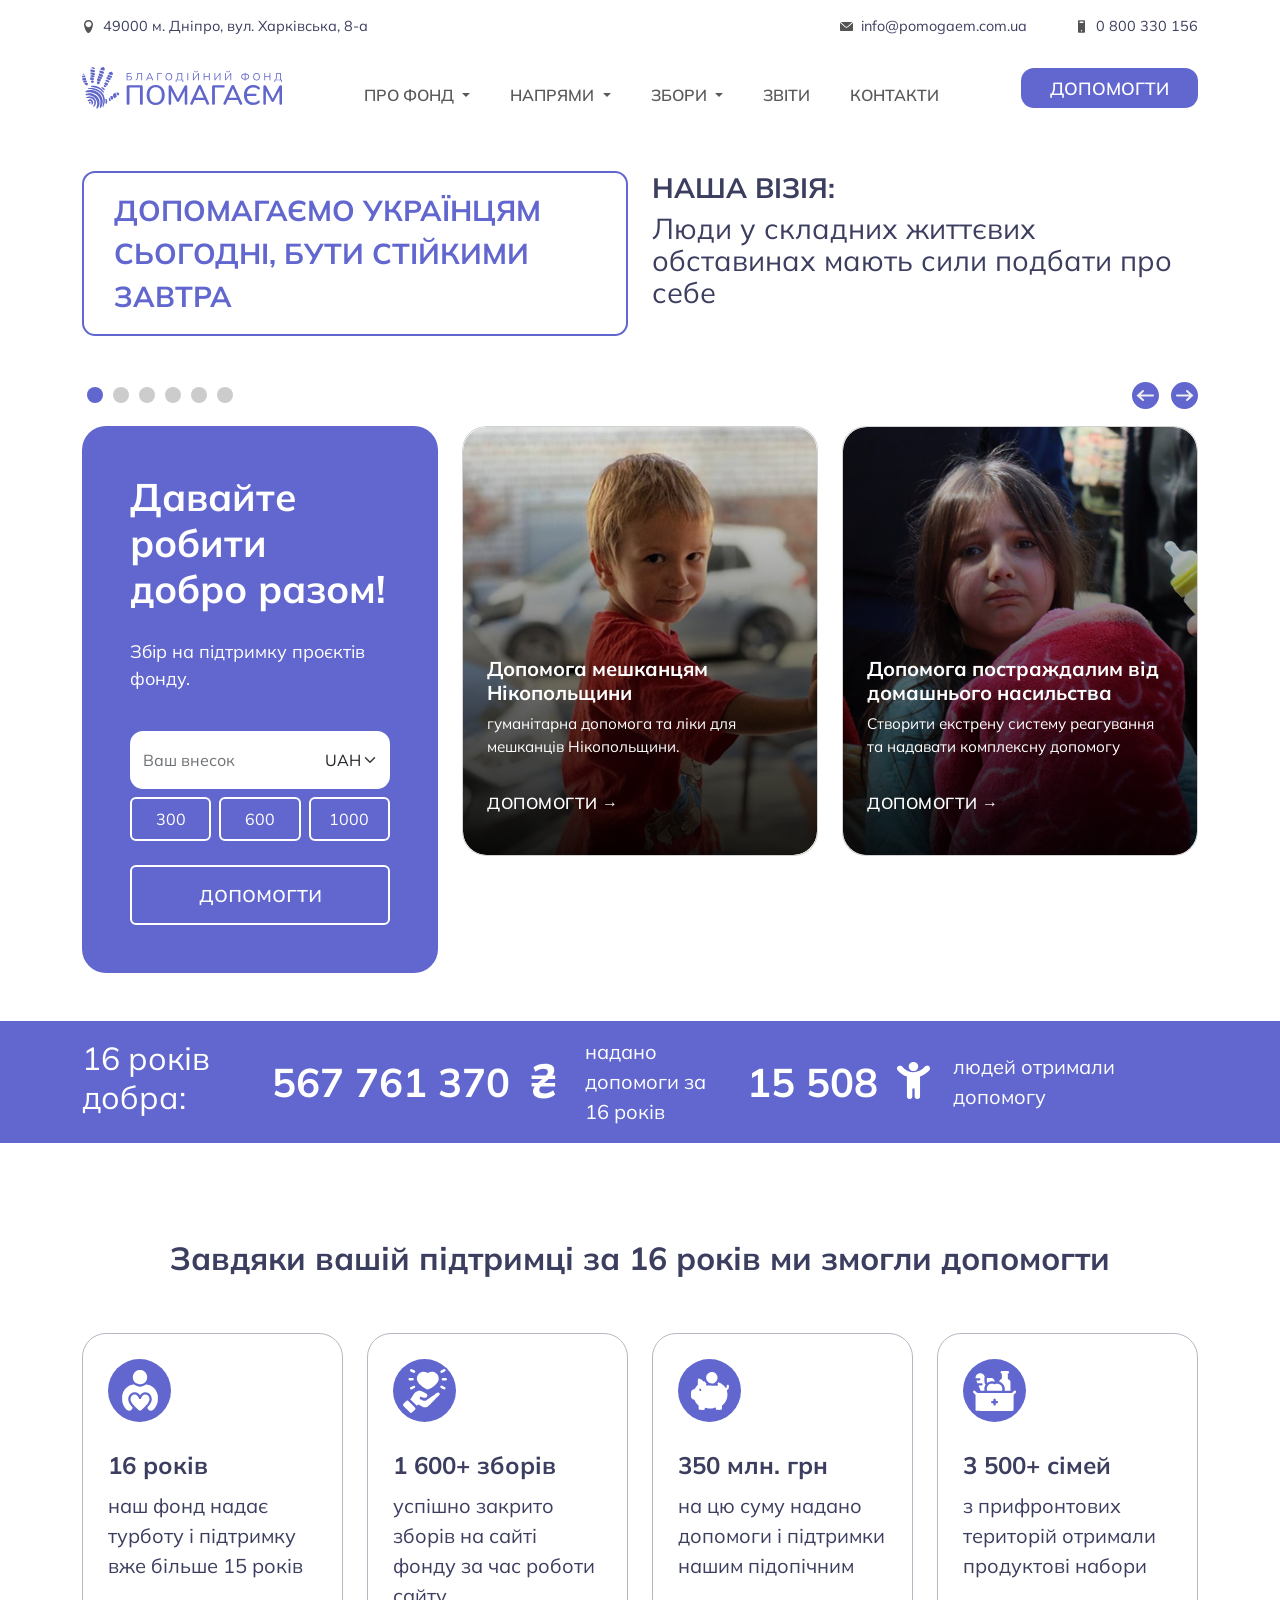
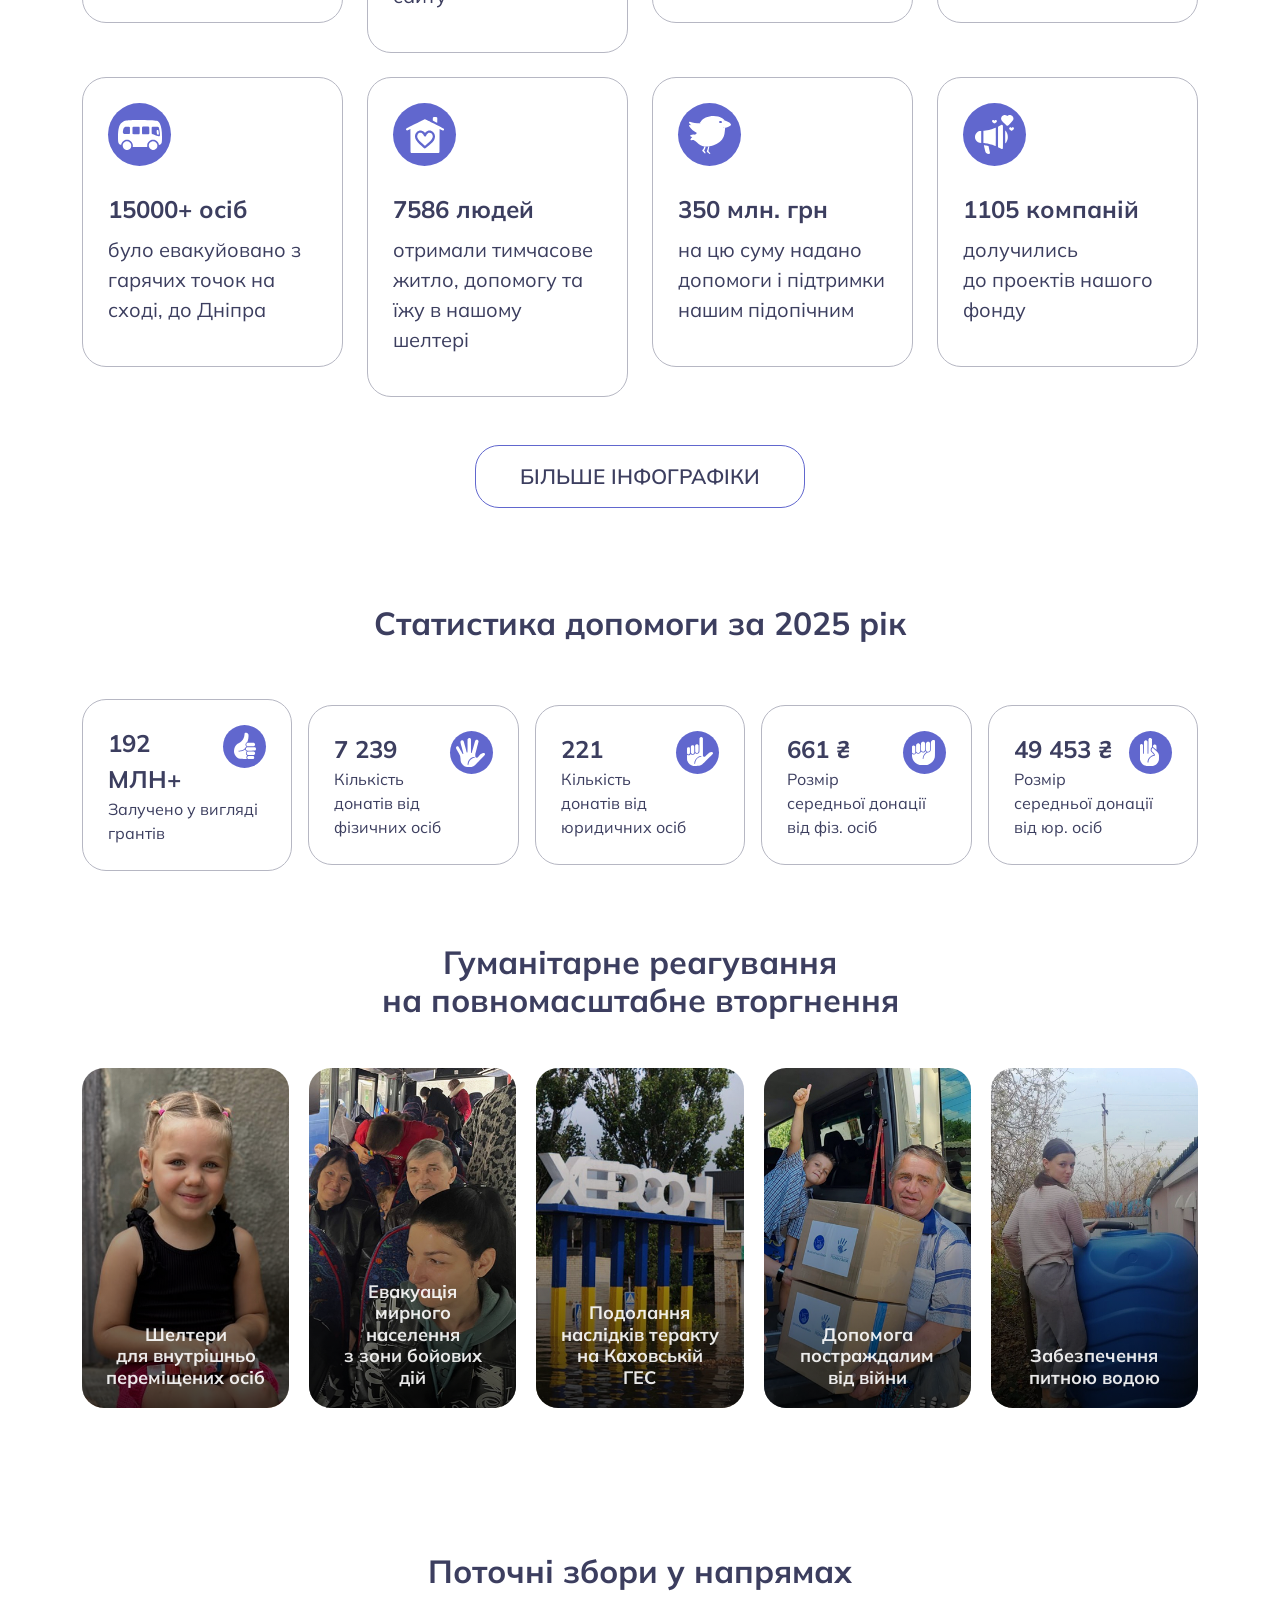
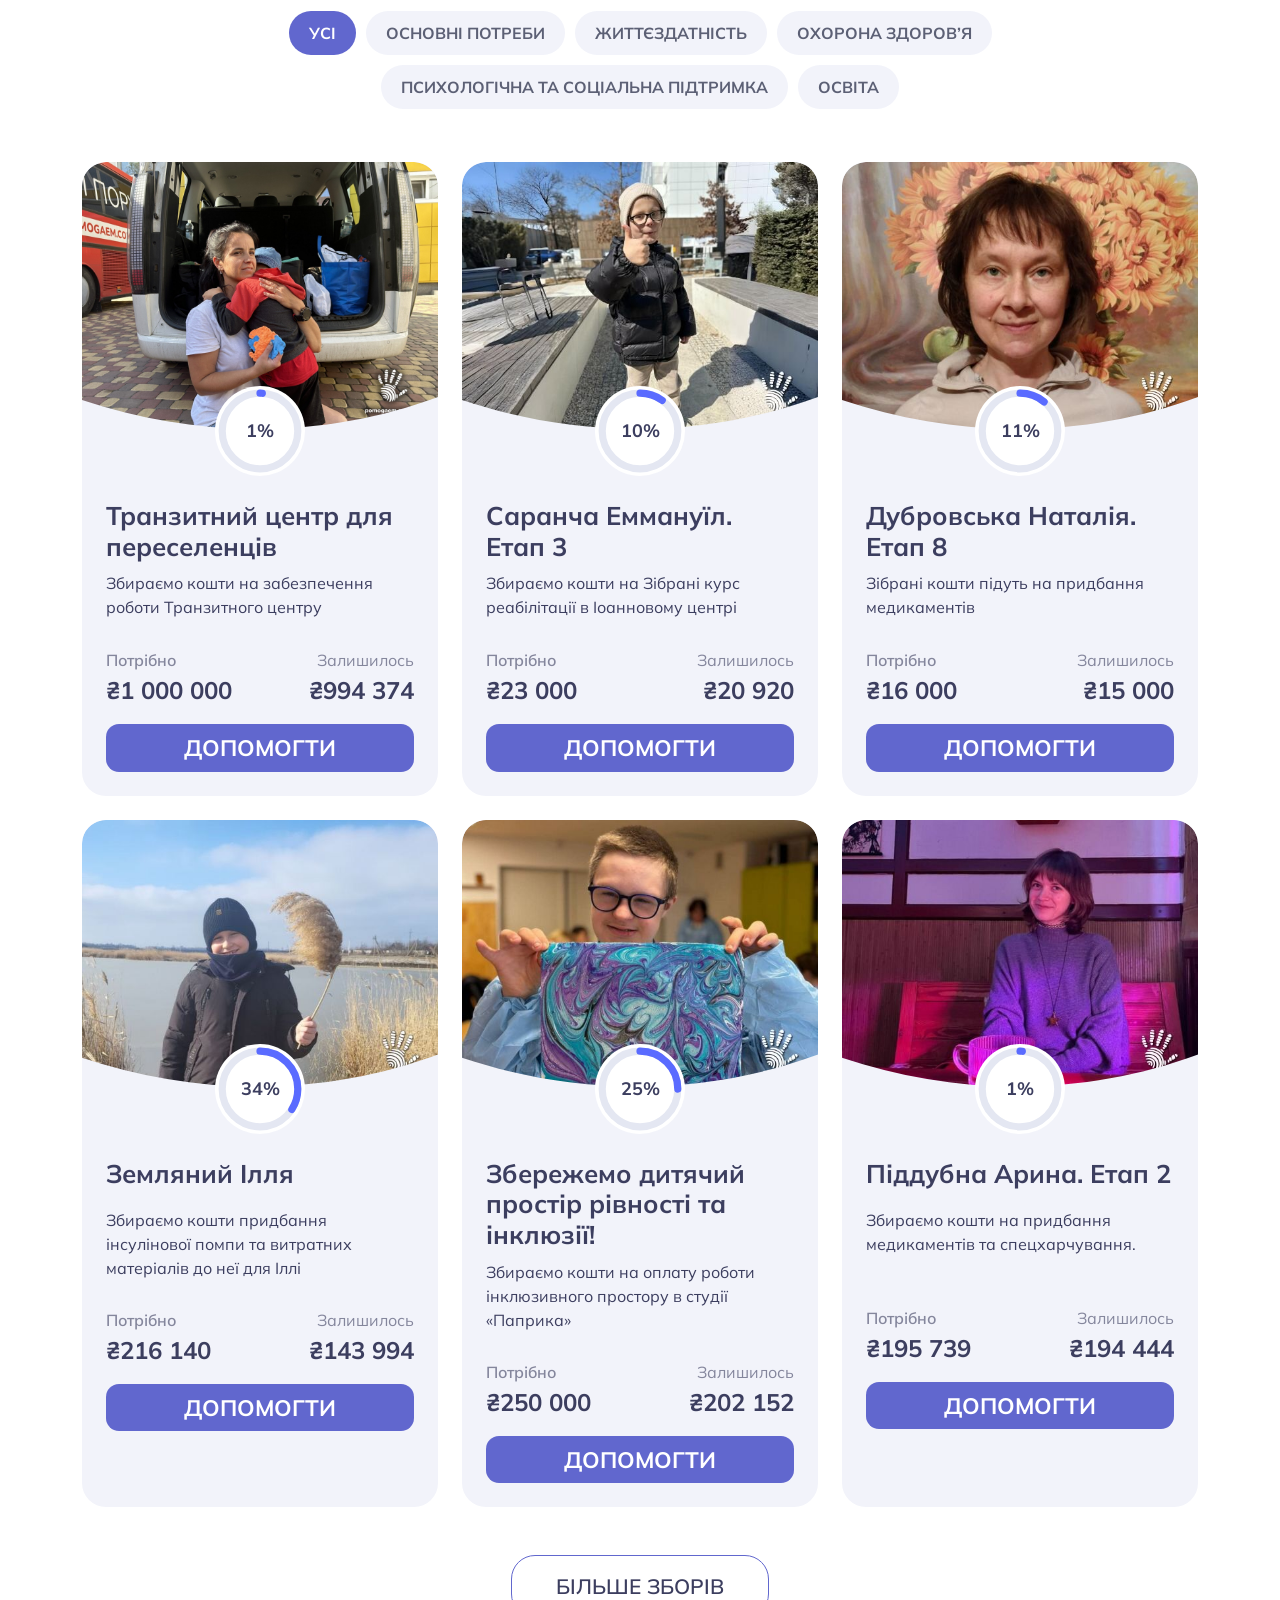
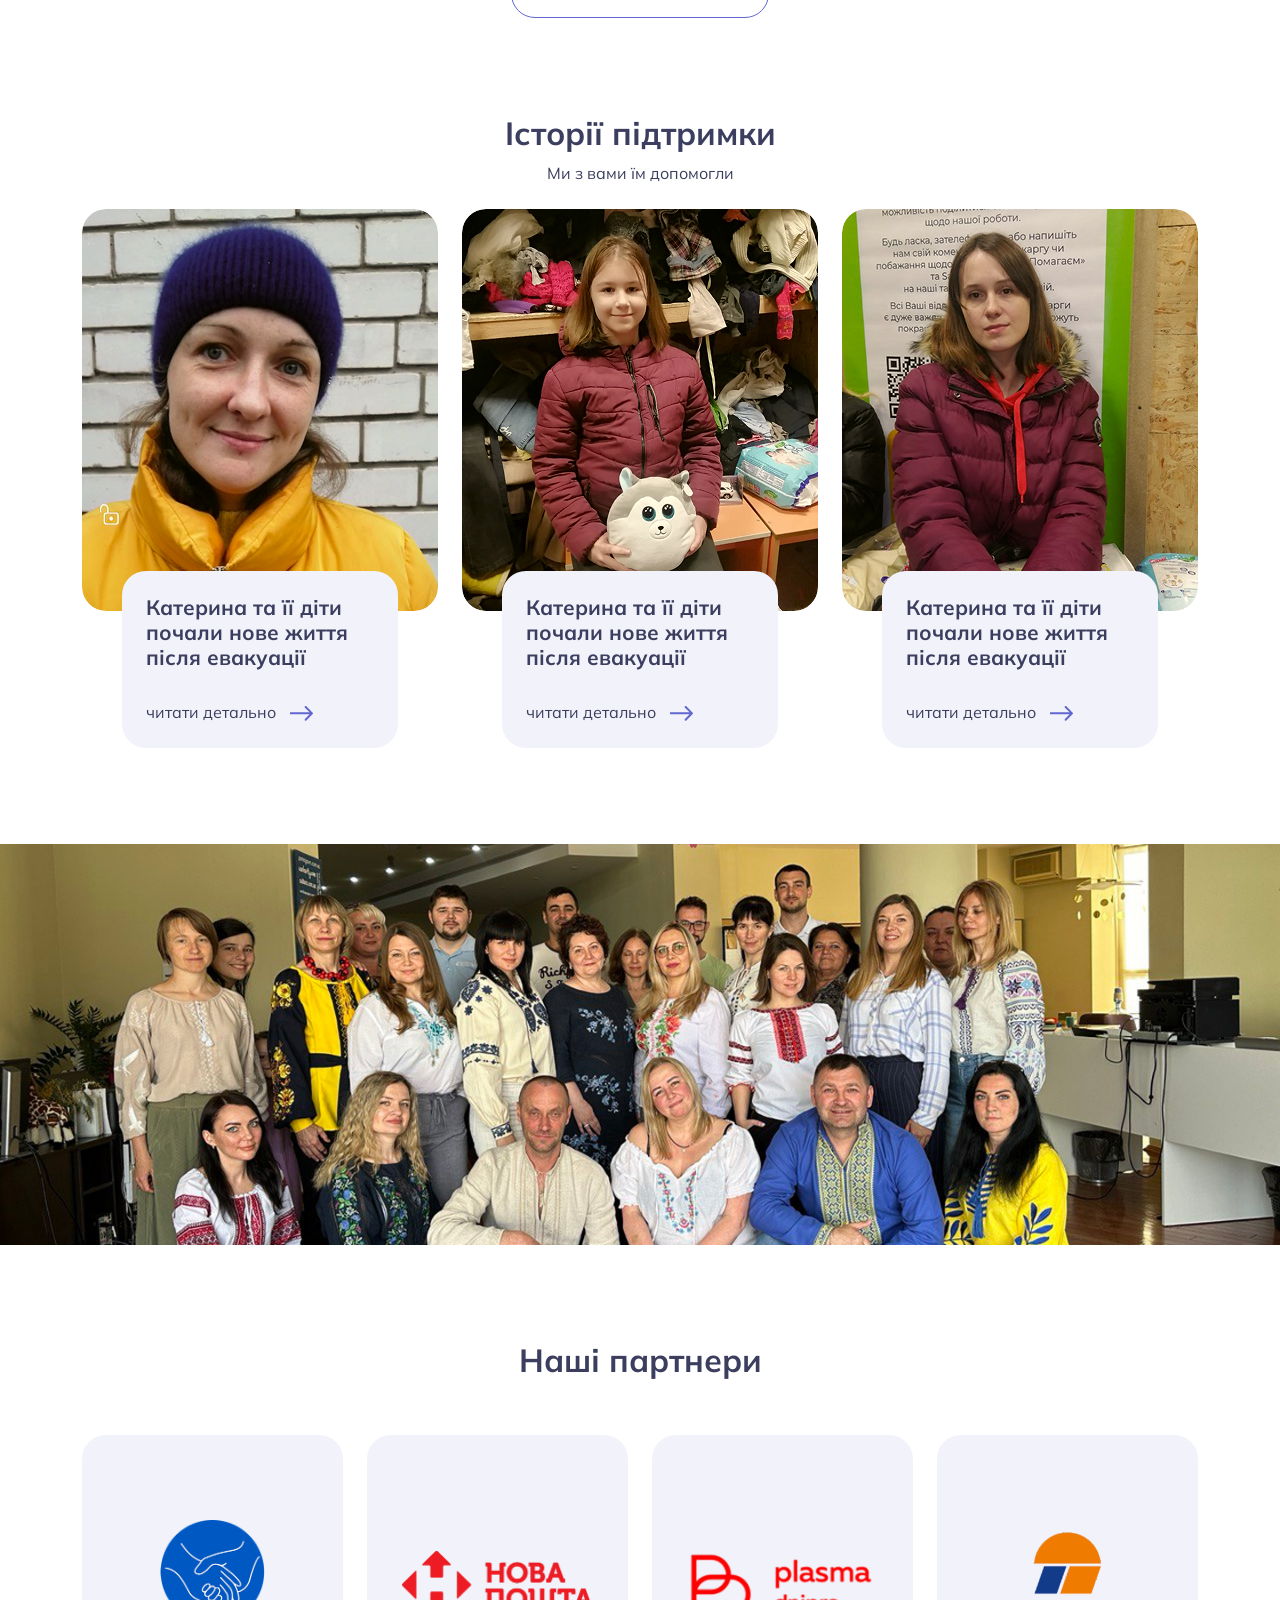
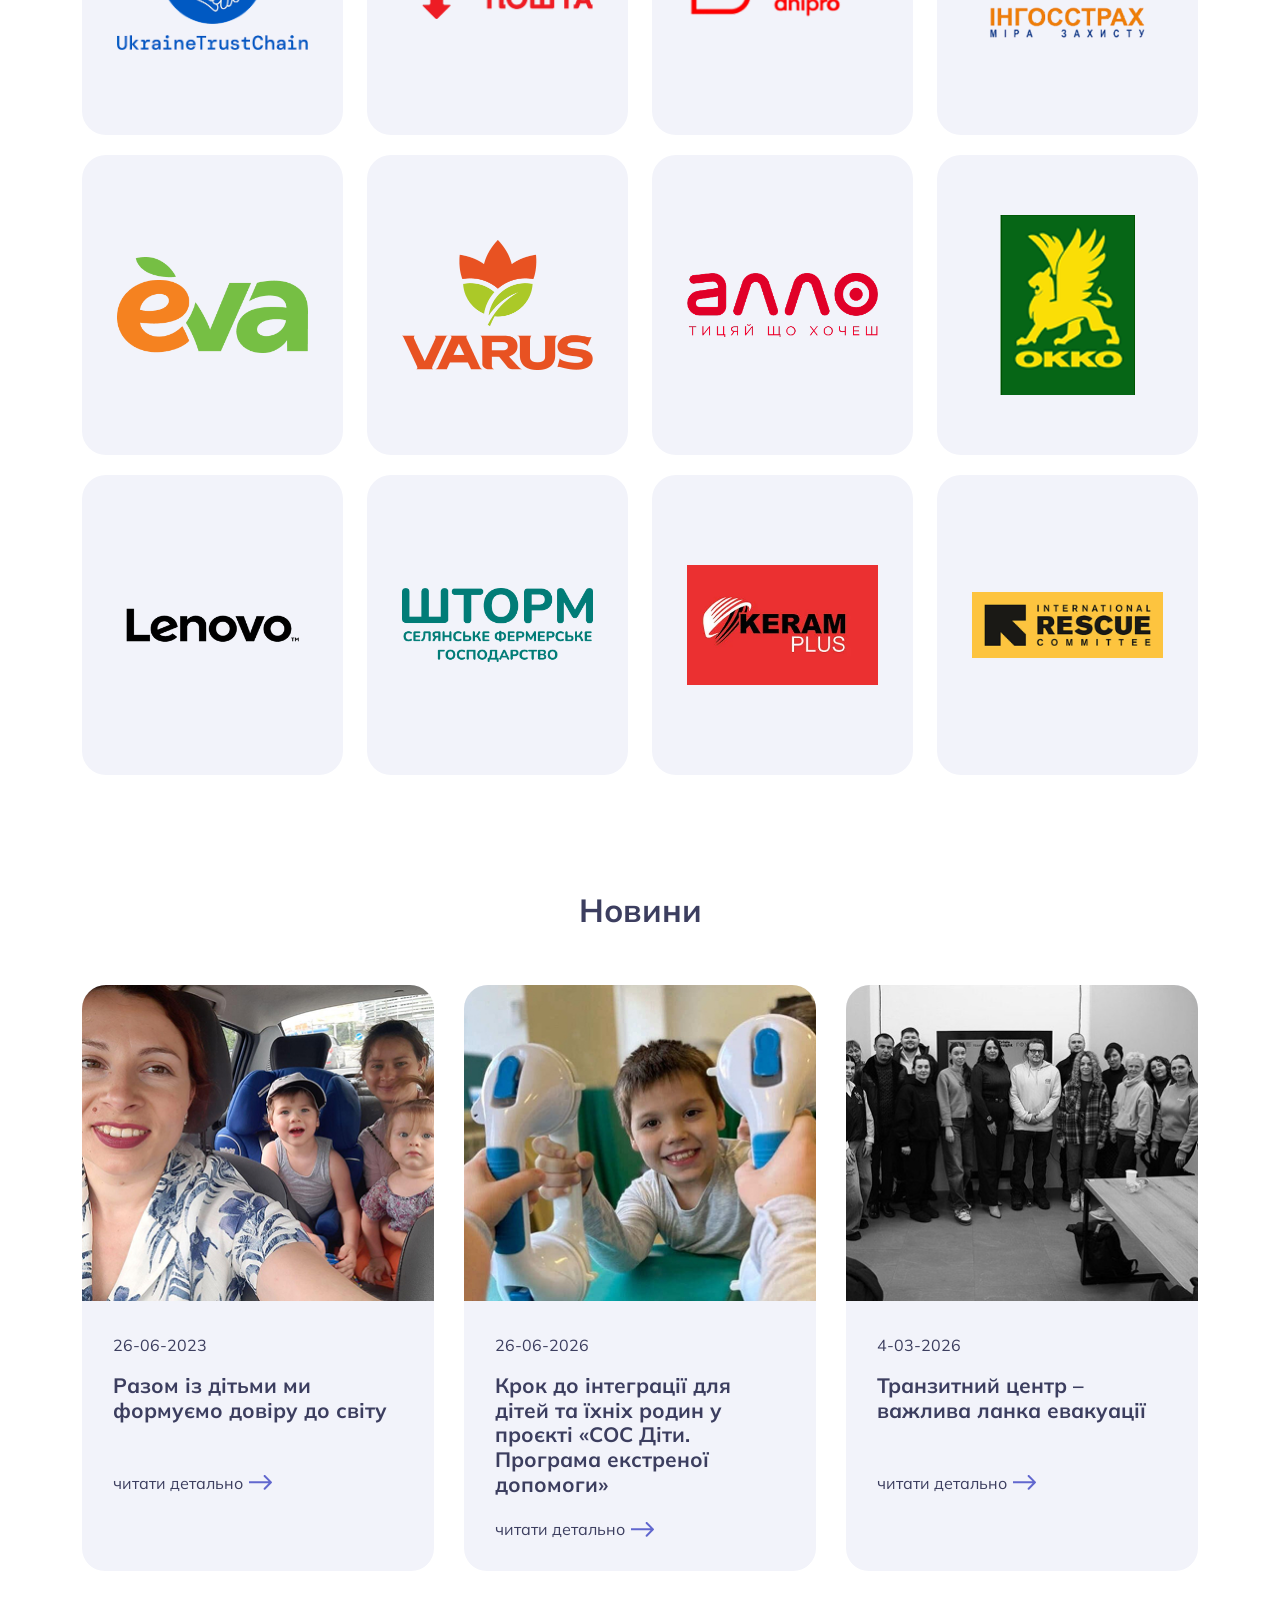
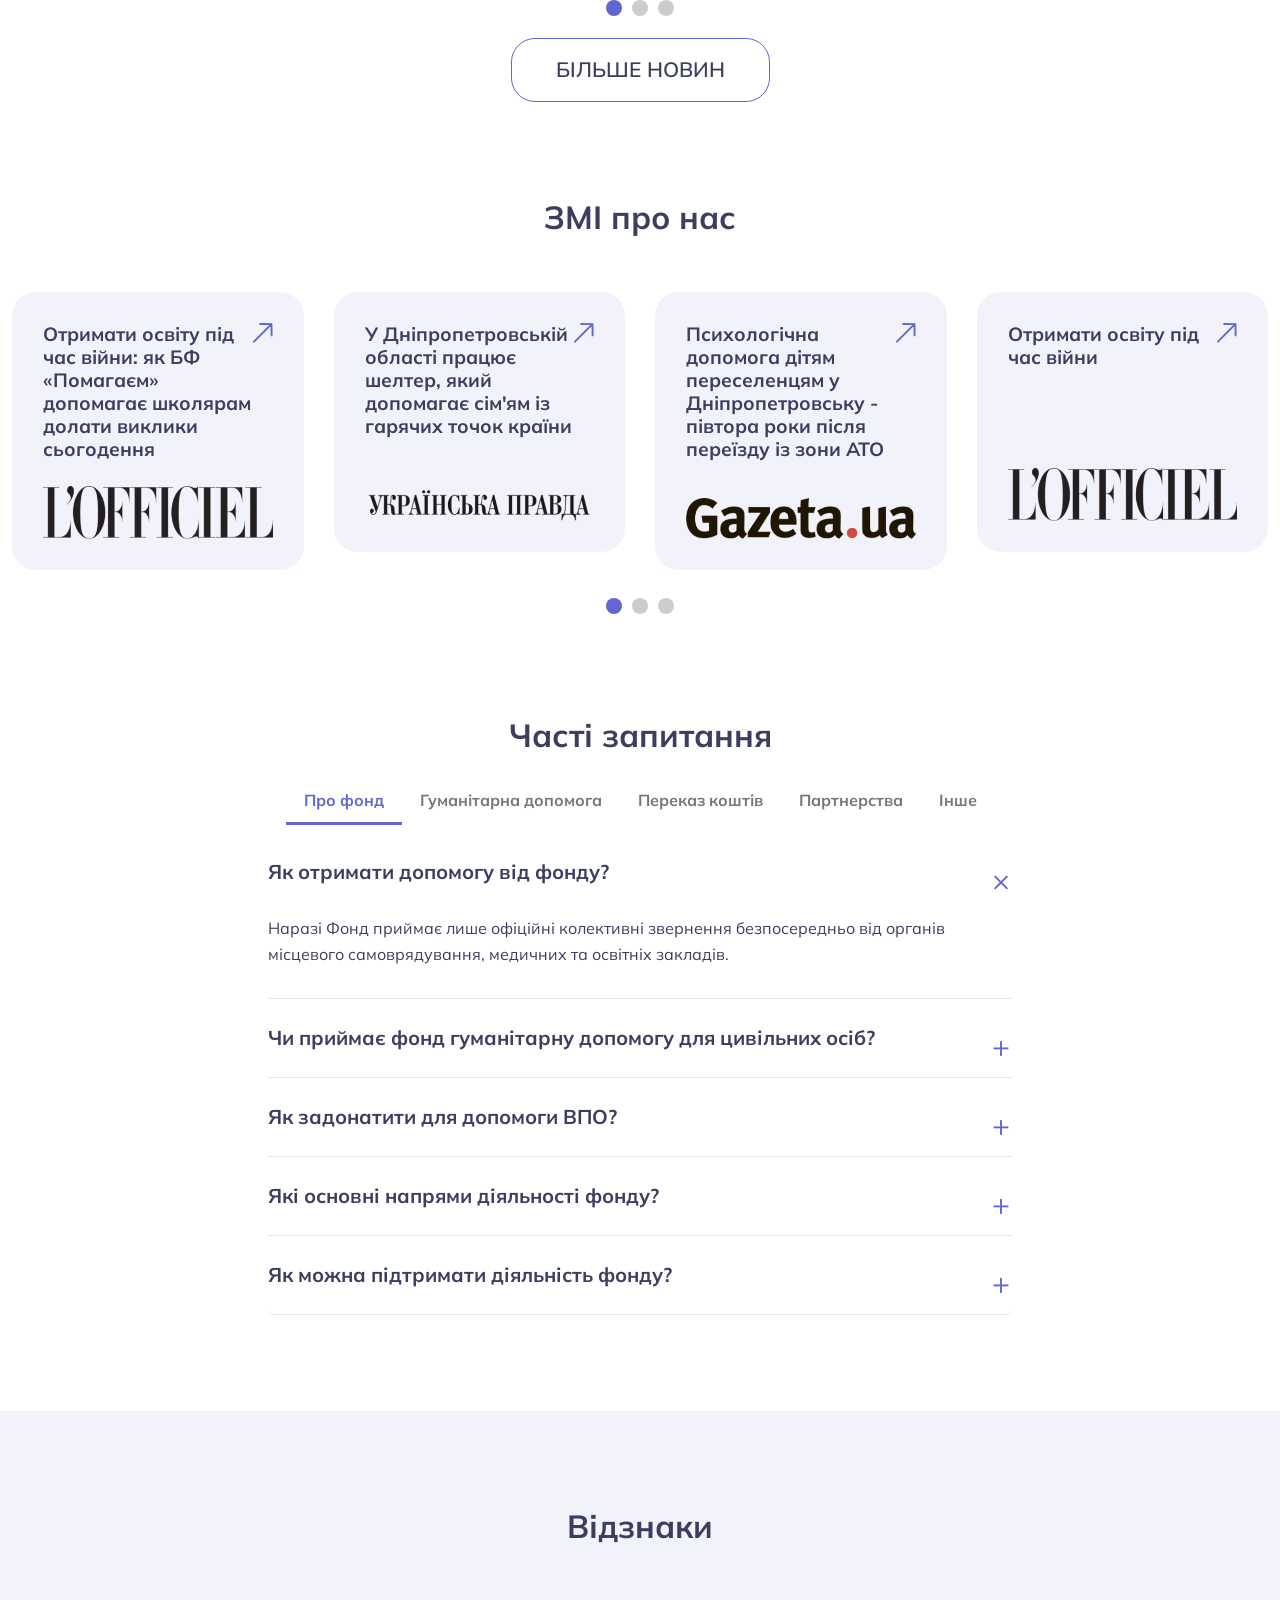
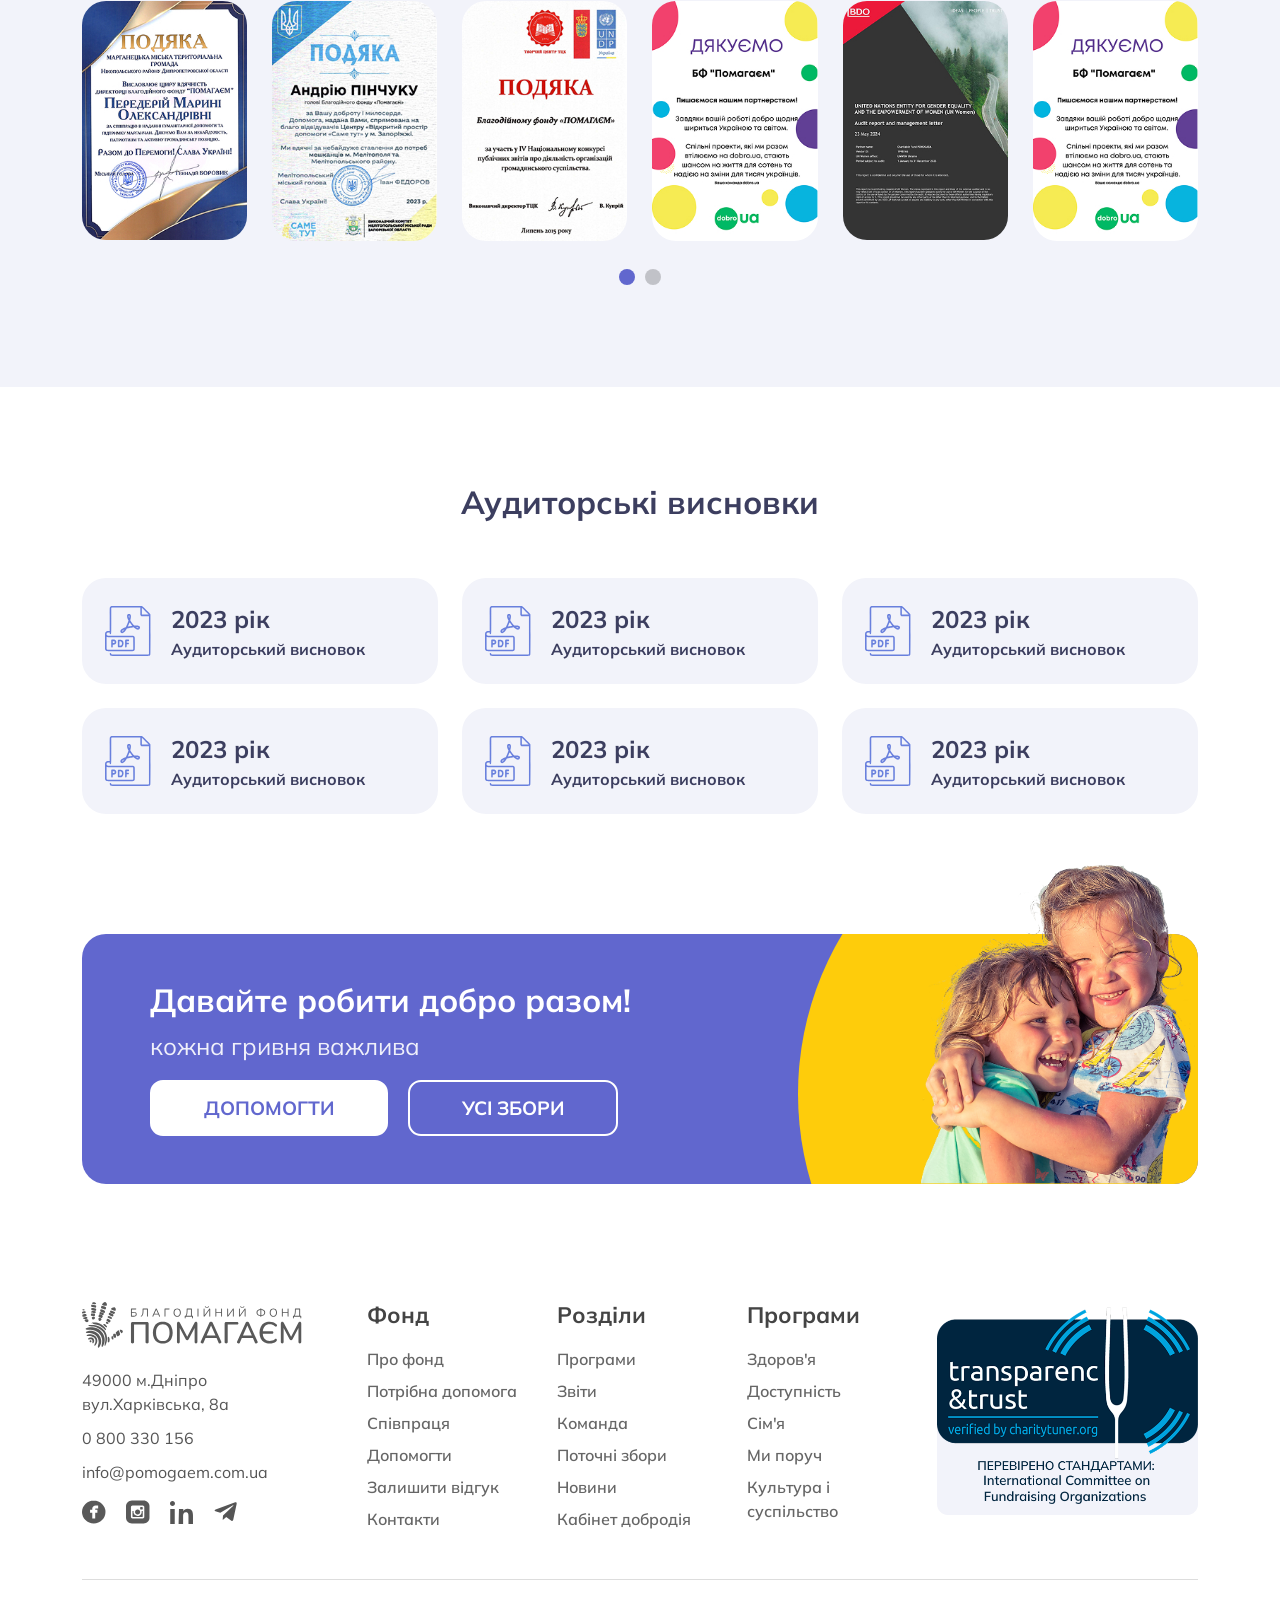
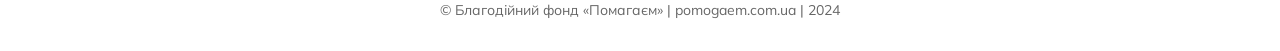
<file: index.html>
<!doctype html>
<html lang="uk">

<head>
    <meta charset="utf-8">
    <meta name="viewport" content="width=device-width, initial-scale=1">
    <meta name="description"
        content="Благодійний фонд «Помагаєм» допомагає українцям у складних життєвих обставинах, підтримує гуманітарні проєкти та сприяє стійкості суспільства.">
    <title>Благодійний фонд «Помагаєм» - Давайте робити добро разом!</title>
    <link href="./assets/css/bootstrap.min.css" rel="stylesheet">
    <meta name="theme-color" content="#6167CE" />
    <link rel="icon" type="image/x-icon" href="assets/img/icons/favicon.svg" />

    <link href="./assets/css/style.css" rel="stylesheet">
    <link href="./assets/css/swiper-bundle.min.css" rel="stylesheet">
</head>

<body>
    <svg width="0" height="0" style="position:absolute">
        <defs>
            <clipPath id="donationClip" clipPathUnits="objectBoundingBox">
                <path d="
      M0 0.892
      V0.088
      C0 0.039 0.033 0 0.073 0
      H0.927
      C0.967 0 1 0.039 1 0.088
      V0.88
      C0.842 0.958 0.67 1 0.489 1
      C0.319 1 0.156 0.961 0 0.892
      Z" />
            </clipPath>
        </defs>
    </svg>



    <div class="container">
        <div class="row">
            <div class="col-lg-12 ">
                <div class="top_bar pb-3">
                    <a href="/" class="top_bar_link">
                        <img src="assets/img/icons/icon_top_location.svg"
                            alt="Значок у вигляді шпильки, що позначає адресу офісу благодійного фонду">
                        49000 м. Дніпро, вул. Харківська, 8-а
                    </a>
                    <div class="top_bar_right d-lg-flex gap-5">
                        <a href="mailto:info@pomogaem.com.ua" class="top_bar_link">
                            <img src="assets/img/icons/icon_top_letter.svg"
                                alt="Значок конверта, що позначає контактну адресу електронної пошти">
                            info@pomogaem.com.ua
                        </a>
                        <a href="tel:0800330156" class="top_bar_link ">
                            <img src="assets/img/icons/icon_top_phone.svg"
                                alt="Phone icon indicating contact telephone number">
                            0 800 330 156
                        </a>
                    </div>
                </div>
            </div>
            <div class="col-lg-12 ">
                <nav class="navbar navbar-expand-lg mb-5">
                    <a class="navbar-brand col-lg-3 me-0 p-0" href="#">
                        <img src="./assets/img/brand/logo_top.svg" alt="Логотип БФ «Помагаєм»">
                    </a>
                    <button class="navbar-toggler" type="button" data-bs-toggle="collapse"
                        data-bs-target="#navbarsExample11" aria-controls="navbarsExample11" aria-expanded="false"
                        aria-label="Toggle navigation"> <span class="navbar-toggler-icon"></span>
                    </button>
                    <div class="collapse navbar-collapse d-lg-flex justify-content-lg-between" id="navbarsExample11">
                        <button type="button" class="mobile-menu-close d-lg-none" data-bs-toggle="collapse"
                            data-bs-target="#navbarsExample11" aria-label="Закрити меню">&times;</button>
                        <a class="mobile-menu-logo d-lg-none" href="index.html">
                            <img src="./assets/img/brand/logo_top.svg" alt="Помагаєм">
                        </a>
                        <ul class="navbar-nav col-lg-6 gap-4 justify-content-lg-center">


                            <li class="nav-item dropdown">
                                <a class="nav-link dropdown-toggle" href="#" data-bs-toggle="dropdown"
                                    aria-expanded="false">
                                    про фонд
                                </a>
                                <ul class="dropdown-menu">
                                    <li><a class="dropdown-item" href="about.html">Про нас</a></li>
                                    <li><a class="dropdown-item" href="istoria.html">Історія фонду</a></li>
                                    <li><a class="dropdown-item" href="#">Команда</a></li>

                                    <li><a class="dropdown-item" href="#">Засновники</a></li>

                                    <li><a class="dropdown-item" href="#">Варіанти співпраці</a></li>
                                    <li><a class="dropdown-item" href="#">Партнери</a></li>
                                    <li><a class="dropdown-item" href="#">Історії підтримки</a></li>
                                    <li><a class="dropdown-item" href="novyna.html">Новини</a></li>
                                    <li><a class="dropdown-item" href="#">ЗМІ про нас</a></li>
                                    <li><a class="dropdown-item" href="#">Відзнаки</a></li>
                                    <li><a class="dropdown-item" href="vakansii.html">Вакансії</a></li>

                                    <li><a class="dropdown-item" href="#">Тендери</a></li>
                                    <li><a class="dropdown-item" href="#">Отримати допомогу</a></li>
                                </ul>
                            </li>




                            <li class="nav-item mega-dropdown">
                                <a class="nav-link dropdown-toggle" href="#" id="programsDropdown">
                                    напрями
                                </a>

                                <!-- Мега-меню - теперь отдельный класс -->
                                <div class="mega-menu">
                                    <div class="container">
                                        <div class="row g-4">
                                            <!-- Колонка 1: ЗДОРОВ'Я -->
                                            <div class="col-lg-3">
                                                <div class="menu-column">
                                                    <h3 class="menu-column-title">ЗДОРОВ'Я
                                                        <img src="assets/img/icons/icon_mega_med.svg" alt="">
                                                    </h3>
                                                    <ul class="menu-column-list">
                                                        <li><a href="#" class="menu-link">Допомога лікарням</a></li>
                                                        <li><a href="#" class="menu-link">Допомога дітям</a></li>
                                                        <li><a href="#" class="menu-link">Допомога дорослим</a></li>
                                                        <li><a href="#" class="menu-link">Іоаннів центр</a></li>
                                                        <li><a href="#" class="menu-link">Мобільна паліативна <br>
                                                                бригада</a></li>
                                                    </ul>
                                                </div>
                                            </div>

                                            <!-- остальные колонки так же -->
                                            <div class="col-lg-3">
                                                <div class="menu-column">
                                                    <h3 class="menu-column-title">ОСНОВНІ ПОТРЕБИ
                                                        <img src="assets/img/icons/icon_mega_potreb.svg" alt="">
                                                    </h3>
                                                    <ul class="menu-column-list">
                                                        <li><a href="#" class="menu-link">Шелтер</a></li>
                                                        <li><a href="#" class="menu-link">Відновлення житла</a></li>
                                                        <li><a href="#" class="menu-link">Гаряча евакуація</a></li>
                                                        <li><a href="#" class="menu-link">Холодна евакуація</a></li>
                                                        <li><a href="#" class="menu-link">Гуманітарний хаб</a></li>
                                                        <li><a href="#" class="menu-link">Мобільний хаб</a></li>
                                                    </ul>
                                                </div>
                                            </div>

                                            <div class="col-lg-3">
                                                <div class="menu-column">
                                                    <h3 class="menu-column-title">ЖИТТЄЗДАТНІСТЬ
                                                        <img src="assets/img/icons/icon_mega_life.svg" alt="">
                                                    </h3>
                                                    <ul class="menu-column-list">
                                                        <li><a href="#" class="menu-link">Кейс-менеджмент</a></li>
                                                        <li><a href="#" class="menu-link">Доступність</a></li>
                                                        <li><a href="#" class="menu-link">Ми поруч</a></li>
                                                        <li><a href="#" class="menu-link">Пані Патронеса</a></li>
                                                        <li><a href="#" class="menu-link">Захист дитини</a></li>
                                                    </ul>
                                                </div>
                                            </div>

                                            <div class="col-lg-3">
                                                <div class="menu-column">
                                                    <h3 class="menu-column-title">ПСИХО-СОЦІАЛЬНА
                                                        <img src="assets/img/icons/icon_mega_psycho.svg" alt="">
                                                    </h3>
                                                    <ul class="menu-column-list">
                                                        <li><a href="#" class="menu-link">Культура і суспільство</a>
                                                        </li>
                                                        <li><a href="#" class="menu-link">Доктор Клоун</a></li>
                                                        <li><a href="#" class="menu-link">Арт-терапія</a></li>
                                                    </ul>
                                                </div>
                                            </div>
                                        </div>
                                    </div>
                                </div>
                            </li>

                            <li class="nav-item dropdown">
                                <a class="nav-link dropdown-toggle" href="#" data-bs-toggle="dropdown"
                                    aria-expanded="false">
                                    збори
                                </a>
                                <ul class="dropdown-menu">
                                    <li><a class="dropdown-item" href="#">Здоров’я</a></li>
                                    <li><a class="dropdown-item" href="#">Основні потреби</a></li>
                                    <li><a class="dropdown-item" href="#">Життєздатність</a></li>
                                    <li><a class="dropdown-item" href="#">Психологічна та <br /> соціальна підтримка</a>
                                    </li>
                                    <li><a class="dropdown-item" href="#">Термінові збори</a></li>
                                    <li><a class="dropdown-item" href="#">Архів</a></li>
                                </ul>
                            </li>
                            <li class="nav-item"> <a class="nav-link" href="zvitnist.html">звіти</a> </li>
                            <li class="nav-item"> <a class="nav-link" href="#">контакти</a> </li>
                        </ul>
                        <div class="d-lg-flex col-lg-3 justify-content-lg-end">
                            <a href="dopomogty.html" class="button-rain btn btn-primary gradient-text">ДОПОМОГТИ</a>
                        </div>

                        <div class="mobile-menu-extra d-lg-none">
                            <div class="mobile-menu-contacts">
                                <p>49000 м.Дніпро, вул.Харківська, 8а</p>
                                <p><a href="tel:0800330156">0 800 330 156</a></p>
                                <p><a href="mailto:info@pomogaem.com.ua">info@pomogaem.com.ua</a></p>
                            </div>
                            <div class="mobile-menu-social">
                                <a href="#" class="social-icon" aria-label="Facebook">
                                    <svg xmlns="http://www.w3.org/2000/svg" width="21" height="20" fill="none"
                                        viewBox="0 0 21 20">
                                        <path fill="#595959"
                                            d="M10.26 0c1.42 0 2.755.262 4.004.787a10.418 10.418 0 0 1 3.27 2.145c.93.906 1.665 1.963 2.204 3.17a9.43 9.43 0 0 1 .808 3.886c0 1.383-.27 2.682-.808 3.898a10.112 10.112 0 0 1-2.204 3.182 10.41 10.41 0 0 1-3.27 2.145 10.234 10.234 0 0 1-4.003.787c-1.42 0-2.751-.262-3.992-.787a10.454 10.454 0 0 1-3.257-2.145 10.112 10.112 0 0 1-2.204-3.182A9.512 9.512 0 0 1 0 9.988C0 8.605.27 7.31.808 6.103a10.151 10.151 0 0 1 2.204-3.17A10.456 10.456 0 0 1 6.27.786C7.509.262 8.84 0 10.261 0Zm3.87 4.362h-2.18a3.15 3.15 0 0 0-2.118.787 2.59 2.59 0 0 0-.624.81c-.147.302-.22.604-.22.906V8.13H7.052v2.479h1.934v5.006h2.572v-5.006h1.91v-2.48h-1.91v-.643c0-.19.077-.342.232-.453.155-.111.29-.167.404-.167h1.935V4.362Z" />
                                    </svg>
                                </a>
                                <a href="#" class="social-icon" aria-label="Instagram">
                                    <svg xmlns="http://www.w3.org/2000/svg" width="21" height="20" fill="none"
                                        viewBox="0 0 21 20">
                                        <path fill="#595959"
                                            d="M13.746 10.012c0-.27-.04-.566-.123-.884h1.031v4.827a.395.395 0 0 1-.135.31.48.48 0 0 1-.331.12H6.112a.438.438 0 0 1-.319-.12.414.414 0 0 1-.123-.31V9.128h1.007a3.571 3.571 0 0 0-.123.884c0 .478.094.932.282 1.362.188.43.446.8.774 1.111a3.736 3.736 0 0 0 2.552 1.016c.491 0 .958-.092 1.4-.275.441-.183.822-.43 1.141-.74a3.46 3.46 0 0 0 .76-1.112c.19-.43.283-.884.283-1.362Zm-3.584 2.174c-.31 0-.605-.055-.883-.167a2.165 2.165 0 0 1-1.203-1.159 2.1 2.1 0 0 1-.172-.848 2.185 2.185 0 0 1 .65-1.565c.205-.2.446-.355.725-.466.278-.112.572-.167.883-.167a2.23 2.23 0 0 1 1.583.633 2.184 2.184 0 0 1 .65 1.565 2.09 2.09 0 0 1-.17.848 2.164 2.164 0 0 1-.48.693 2.23 2.23 0 0 1-1.583.633Zm4.026-6.547a.48.48 0 0 1 .331.12c.09.08.135.183.135.31v1.315a.395.395 0 0 1-.135.31.48.48 0 0 1-.331.12h-1.35a.438.438 0 0 1-.32-.12.414.414 0 0 1-.122-.31V6.069c0-.127.041-.23.123-.31a.438.438 0 0 1 .319-.12h1.35ZM15.391 0c.704 0 1.37.131 2 .394.63.263 1.179.622 1.645 1.076.466.454.835.983 1.105 1.589.27.605.405 1.25.405 1.935v9.988c0 .685-.135 1.334-.405 1.948a5.049 5.049 0 0 1-1.105 1.6 5.202 5.202 0 0 1-1.645 1.076 5.143 5.143 0 0 1-2 .394H5.13a5.053 5.053 0 0 1-1.989-.394A5.24 5.24 0 0 1 1.51 18.53a5.05 5.05 0 0 1-1.105-1.6A4.78 4.78 0 0 1 0 14.982V4.994c0-.685.135-1.33.405-1.935a5.088 5.088 0 0 1 1.105-1.59A5.24 5.24 0 0 1 3.142.395 5.054 5.054 0 0 1 5.13 0h10.26Zm.614 5.64c0-.367-.131-.678-.393-.933a1.321 1.321 0 0 0-.958-.382H5.67a1.32 1.32 0 0 0-.957.382 1.251 1.251 0 0 0-.393.932v8.746c0 .366.131.677.393.932s.58.382.957.382h8.984c.377 0 .696-.127.958-.382s.393-.566.393-.932V5.639Z" />
                                    </svg>
                                </a>
                                <a href="#" class="social-icon" aria-label="LinkedIn">
                                    <svg viewBox="0 0 24 24">
                                        <path fill="currentColor"
                                            d="M4.98 3.5C4.98 4.88 3.87 6 2.49 6S0 4.88 0 3.5 1.11 1 2.49 1s2.49 1.12 2.49 2.5zM.24 8.98h4.5V24H.24zM8.98 8.98h4.32v2.05h.06c.6-1.13 2.06-2.32 4.24-2.32 4.54 0 5.38 2.99 5.38 6.87V24h-4.5v-7.54c0-1.8-.03-4.11-2.5-4.11-2.5 0-2.88 1.95-2.88 3.97V24h-4.5z" />
                                    </svg>
                                </a>
                                <a href="#" class="social-icon" aria-label="Telegram">
                                    <svg viewBox="0 0 24 24">
                                        <path fill="currentColor"
                                            d="M9.04 15.47l-.38 4.38c.54 0 .77-.23 1.04-.51l2.5-2.39 5.18 3.79c.95.52 1.62.25 1.87-.88l3.39-15.9h.01c.31-1.44-.52-2-1.45-1.65L1.63 9.57C.24 10.1.26 10.9 1.39 11.24l4.88 1.52L18.6 5.46c.58-.36 1.11-.16.68.22" />
                                    </svg>
                                </a>
                            </div>
                        </div>
                    </div>
                </nav>
            </div>
        </div>


        <div class="row pb-5">
            <div class="col-lg-6 our_mission anim-dissolve">
                <div class="our_mission_text">Допомагаємо українцям
                    сьогодні, бути стійкими завтра</div>
            </div>
            <div class="col-lg-6 our_vision anim-dissolve">
                <h3 class="text-uppercase"><b>Наша Візія:</b></h3>
                <p>Люди у складних життєвих обставинах мають сили подбати про себе</p>
            </div>
        </div>






        <div class="row pb-5 hero-slider-row">

            <div class="col-lg-12 hero-slider-nav">
                <div class="slider-nav-container">
                    <div class="swiper-pagination_top"></div>
                    <div class="swiper-nav-buttons">
                        <div class="swiper-button-prev"></div>
                        <div class="swiper-button-next"></div>
                    </div>
                </div>
            </div>

            <div class="col-lg-4 hero-slider-form">
                <div class="bg-primary text-white donation-form-box">
                    <form class="donation_form_body">
                        <div class="donation-form-title">
                            <h2><b>Давайте робити добро разом!</b></h2>
                            <p>Збір на підтримку проєктів фонду.</p>
                        </div>
                        <div class="d-flex donation-form-field">
                            <div class="form-floating w-75 ">
                                <input type="number" class="form-control donation-form-amount" id="floatingInput"
                                    placeholder="Ваш внесок">
                                <label for="floatingInput">Ваш внесок</label>
                            </div>
                            <select class="form-select w-25 donation-form-valuta" aria-label="Default select example">
                                <option value="1" selected>UAH</option>
                                <option value="2">USD</option>
                                <option value="3">EUR</option>
                            </select>
                        </div>
                        <div class="d-flex gap-2 my-2">
                            <button class="btn btn-primary donation-form-btn2 w-100" type="button">300</button>
                            <button class="btn btn-primary donation-form-btn2 w-100" type="button">600</button>
                            <button class="btn btn-primary donation-form-btn2 w-100" type="button">1000</button>
                        </div>
                        <button type="submit" class="btn donation-form-btn form-b w-100">допомогти</button>
                    </form>


                </div>
            </div>

            <div class="col-lg-8 position-relative hero-slider-slides">
                <!-- Контейнер для навигации сверху -->

                <!-- Swiper -->
                <div class="swiper mySwiper rounded-24">
                    <div class="swiper-wrapper ">
                        <div class="swiper-slide card">
                            <div class="slider_main_slide">
                                <img src="./assets/img/slider_01.jpg" class="card-img" alt="...">
                                <div class="card-img-overlay rounded-24 p-4">
                                    <h5 class="card-title">Допомога мешканцям Нікопольщини</h5>
                                    <p class="slider_main_text">гуманітарна допомога та ліки для мешканців Нікопольщини.
                                    </p>
                                    <span class="slider_main_link text-uppercase anim-zoom mb-3">
                                        Допомогти →
                                        <a href="#" class="stretched-link"></a>
                                    </span>
                                </div>
                            </div>
                        </div>
                        <div class="swiper-slide card">
                            <div class="slider_main_slide">
                                <img src="./assets/img/slider_02.jpg" class="card-img" alt="...">
                                <div class="card-img-overlay p-4">
                                    <h5 class="card-title">Допомога постраждалим від домашнього насильства
                                    </h5>
                                    <p class="slider_main_text">Створити екстрену систему реагування та надавати
                                        комплексну допомогу
                                    </p>
                                    <span class="slider_main_link text-uppercase anim-zoom mb-3">
                                        Допомогти →
                                        <a href="#" class="stretched-link"></a>
                                    </span>
                                </div>
                            </div>
                        </div>
                        <div class="swiper-slide card">
                            <div class="slider_main_slide">
                                <img src="./assets/img/slider_03.jpg" class="card-img" alt="...">
                                <div class="card-img-overlay p-4">
                                    <h5 class="card-title">Допомога мешканцям Нікопольщини</h5>
                                    <p class="slider_main_text">гуманітарна допомога та ліки для мешканців Нікопольщини.
                                    </p>
                                    <span class="slider_main_link text-uppercase anim-zoom mb-3">
                                        Допомогти →
                                        <a href="#" class="stretched-link"></a>
                                    </span>
                                </div>
                            </div>
                        </div>
                        <div class="swiper-slide card">
                            <div class="slider_main_slide">
                                <img src="./assets/img/slider_04.jpg" class="card-img" alt="...">
                                <div class="card-img-overlay p-4">
                                    <h5 class="card-title">Допомога мешканцям Нікопольщини</h5>
                                    <p class="slider_main_text">гуманітарна допомога та ліки для мешканців Нікопольщини.
                                    </p>
                                    <span class="slider_main_link text-uppercase anim-zoom mb-3">
                                        Допомогти →
                                        <a href="#" class="stretched-link"></a>
                                    </span>
                                </div>
                            </div>
                        </div>
                        <div class="swiper-slide card">
                            <div class="slider_main_slide">
                                <img src="./assets/img/slider_05.jpg" class="card-img" alt="...">
                                <div class="card-img-overlay p-4">
                                    <h5 class="card-title">Допомога мешканцям Нікопольщини</h5>
                                    <p class="slider_main_text">гуманітарна допомога та ліки для мешканців Нікопольщини.
                                    </p>
                                    <span class="slider_main_link text-uppercase anim-zoom mb-3">
                                        Допомогти →
                                        <a href="#" class="stretched-link"></a>
                                    </span>
                                </div>
                            </div>
                        </div>
                        <div class="swiper-slide card">
                            <div class="slider_main_slide">
                                <img src="./assets/img/slider_06.jpg" class="card-img" alt="...">
                                <div class="card-img-overlay p-4">
                                    <h5 class="card-title">Допомога мешканцям Нікопольщини</h5>
                                    <p class="slider_main_text">гуманітарна допомога та ліки для мешканців Нікопольщини.
                                    </p>
                                    <span class="slider_main_link text-uppercase anim-zoom mb-3">
                                        Допомогти →
                                        <a href="#" class="stretched-link"></a>
                                    </span>
                                </div>
                            </div>
                        </div>
                    </div>
                </div>
                <!-- Swiper end -->
            </div>
        </div>


    </div>

    <div class="container-fluid stats_main anim-fade-up">
        <div class="container">
            <div class="row py-3 align-items-center">
                <div class="col-lg-2 col-12 mb-3 mb-lg-0">
                    <h2>16 років добра:</h2>
                </div>

                <div class="col-lg-5 col-12 d-flex align-items-center gap-2 mb-3 mb-lg-0">
                    <div class="stats_main_number fw-bold">567 761 370</div>
                    <img src="./assets/img/icons/icon_hrivna.svg" alt="Іконка гривня">
                    <div class="fs-5 ms-2">надано допомоги за 16 років</div>
                </div>

                <div class="col-lg-5 col-12 d-flex align-items-center justify-content-lg-end gap-2">
                    <div class="stats_main_number fw-bold">15 508</div>
                    <img src="./assets/img/icons/icon_person.svg" alt="Іконка людина">
                    <div class="fs-5 ms-2">людей отримали допомогу</div>
                </div>
            </div>
        </div>
    </div>



    <main>

        <section class="container pt-lg-5">
            <div class="row">
                <div class="col-lg-12 text-center my-5">
                    <h2 class="fw-bold">Завдяки вашій підтримці за 16 років ми змогли допомогти</h2>
                </div>

                <div class="col-lg-3 col-md-4 col-sm-6">
                    <div class="stats_item">
                        <div class="stats_item_icon">
                            <img src="assets/img/icons/icon_volonteer.svg" class="anim-fade-up" alt="Іконка волонтер">
                        </div>
                        <div class="stats_item_title fw-bold">16 років</div>
                        <p class="stats_item_text pt-2">наш фонд надає турботу і підтримку вже більше 15 років</p>
                    </div>
                </div>


                <div class="col-lg-3 col-md-4 col-sm-6">
                    <div class="stats_item">
                        <div class="stats_item_icon">
                            <img src="assets/img/icons/icon_zbori.svg" class="anim-fade-up" alt="Іконка волонтер">
                        </div>
                        <div class="stats_item_title fw-bold">1 600+ зборів </div>
                        <p class="stats_item_text pt-2">успішно закрито зборів на сайті фонду за час роботи сайту
                        </p>
                    </div>
                </div>


                <div class="col-lg-3 col-md-4 col-sm-6">
                    <div class="stats_item">
                        <div class="stats_item_icon">
                            <img src="assets/img/icons/icon_piggi.svg" class="anim-fade-up" alt="Іконка волонтер">
                        </div>
                        <div class="stats_item_title fw-bold">350 млн. грн</div>
                        <p class="stats_item_text pt-2">на цю суму надано допомоги і підтримки нашим підопічним</p>
                    </div>
                </div>


                <div class="col-lg-3 col-md-4 col-sm-6">
                    <div class="stats_item">
                        <div class="stats_item_icon">
                            <img src="assets/img/icons/icon_humanitarian.svg" class="anim-fade-up"
                                alt="Іконка волонтер">
                        </div>
                        <div class="stats_item_title fw-bold">3 500+ сімей</div>
                        <p class="stats_item_text pt-2">з прифронтових територій отримали продуктові набори </p>
                    </div>
                </div>


                <div class="col-lg-3 col-md-4 col-sm-6">
                    <div class="stats_item">
                        <div class="stats_item_icon">
                            <img src="assets/img/icons/icon_bus.svg" class="anim-fade-up" alt="Іконка волонтер">
                        </div>
                        <div class="stats_item_title fw-bold">15000+ осіб</div>
                        <p class="stats_item_text pt-2">було евакуйовано з гарячих точок на сході, до Дніпра</p>
                    </div>
                </div>


                <div class="col-lg-3 col-md-4 col-sm-6">
                    <div class="stats_item">
                        <div class="stats_item_icon">
                            <img src="assets/img/icons/icon_home.svg" class="anim-fade-up" alt="Іконка волонтер">
                        </div>
                        <div class="stats_item_title fw-bold">7586 людей</div>
                        <p class="stats_item_text pt-2">отримали тимчасове житло, допомогу та їжу в нашому шелтері
                        </p>
                    </div>
                </div>


                <div class="col-lg-3 col-md-4 col-sm-6">
                    <div class="stats_item">
                        <div class="stats_item_icon">
                            <img src="assets/img/icons/icon_ic.svg" class="anim-fade-up" alt="Іконка волонтер">
                        </div>
                        <div class="stats_item_title fw-bold">350 млн. грн</div>
                        <p class="stats_item_text pt-2">на цю суму надано допомоги і підтримки нашим підопічним</p>
                    </div>
                </div>


                <div class="col-lg-3 col-md-4 col-sm-6">
                    <div class="stats_item">
                        <div class="stats_item_icon">
                            <img src="assets/img/icons/icon_soc.svg" class="anim-fade-up" alt="Іконка волонтер">
                        </div>
                        <div class="stats_item_title fw-bold">1105 компаній</div>
                        <p class="stats_item_text pt-2">долучились<br /> до проектів нашого фонду </p>
                    </div>
                </div>

                <div class="col-12 text-center mt-4">
                    <a href="#" class="btn btn-ghost">БІЛЬШЕ ІНФОГРАФІКИ</a>
                </div>


            </div>
        </section>

        <section class="container pt-lg-5">
            <div class="row">
                <div class="col-lg-12 text-center my-5">
                    <h2 class="fw-bold">Статистика допомоги за 2025 рік</h2>
                </div>
                <div class="col-lg-12 stats_container">
                    <div class="stats_item">
                        <div class="stats_item_icon_right">
                            <img src="assets/img/icons/icon_hand_01.svg" class="anim-fade-up" alt="Іконка волонтер">
                        </div>
                        <div class="stats_item_title fs-4 fw-bold"> 192 МЛН+</div>
                        <div class="stats_sub_title">Залучено у вигляді <br> грантів</div>
                    </div>
                    <div class="stats_item">
                        <div class="stats_item_icon_right">
                            <img src="assets/img/icons/icon_hand_02.svg" class="anim-fade-up" alt="Іконка волонтер">
                        </div>
                        <div class="stats_item_title fs-4 fw-bold"> 7 239</div>
                        <div class="stats_sub_title">Кількість донатів від фізичних осіб</div>
                    </div>
                    <div class="stats_item">
                        <div class="stats_item_icon_right">
                            <img src="assets/img/icons/icon_hand_05.svg" class="anim-fade-up" alt="Іконка волонтер">
                        </div>
                        <div class="stats_item_title fs-4 fw-bold"> 221</div>
                        <div class="stats_sub_title">Кількість донатів від юридичних осіб</div>
                    </div>
                    <div class="stats_item">
                        <div class="stats_item_icon_right">
                            <img src="assets/img/icons/icon_hand_03.svg" class="anim-fade-up" alt="Іконка волонтер">
                        </div>
                        <div class="stats_item_title fs-4 fw-bold"> 661 ₴</div>
                        <div class="stats_sub_title">Розмір середньої донації від фіз. осіб</div>
                    </div>
                    <div class="stats_item">
                        <div class="stats_item_icon_right">
                            <img src="assets/img/icons/icon_hand_04.svg" class="anim-fade-up" alt="Іконка волонтер">
                        </div>
                        <div class="stats_item_title fs-4 fw-bold"> 49 453 ₴ </div>
                        <div class="stats_sub_title">Розмір середньої донації від юр. осіб</div>
                    </div>
                </div>
            </div>
        </section>




        <section class="humanitarian-block py-5">
            <div class="container">

                <h2 class="text-center mb-5 fw-bold">Гуманітарне реагування <br>на повномасштабне вторгнення </h2>

                <div class="cards-grid">

                    <a href="#" class="human-card">
                        <img src="assets/img/block_war/block_war_01.jpg" alt="">
                        <div class="card-overlay">
                            <div class="human-card-text">
                                Шелтери <br> для внутрішньо переміщених осіб
                            </div>
                        </div>
                    </a>

                    <a href="#" class="human-card">
                        <img src="assets/img/block_war/block_war_02.jpg" alt="">
                        <div class="card-overlay">
                            <div class="human-card-text">
                                Евакуація мирного населення <br> з зони бойових дій
                            </div>
                        </div>
                    </a>

                    <a href="#" class="human-card">
                        <img src="assets/img/block_war/block_war_03.jpg" alt="">
                        <div class="card-overlay">
                            <div class="human-card-text">
                                Подолання наслідків теракту <br> на Каховській ГЕС
                            </div>
                        </div>
                    </a>

                    <a href="#" class="human-card">
                        <img src="assets/img/block_war/block_war_04.jpg" alt="">
                        <div class="card-overlay">
                            <div class="human-card-text">
                                Допомога постраждалим <br> від війни
                            </div>
                        </div>
                    </a>

                    <a href="#" class="human-card">
                        <img src="assets/img/block_war/block_war_05.jpg" alt="">
                        <div class="card-overlay">
                            <div class="human-card-text">
                                Забезпечення <br> питною водою
                            </div>
                        </div>
                    </a>

                </div>

            </div>
        </section>




        <section class="container pt-lg-5">
            <div class="row">
                <div class="col-lg-12 text-center mt-5 mb-2">
                    <h2 class="fw-bold">Поточні збори у напрямах</h2>
                </div>

                <div class="col-lg-12 text-center">


                    <ul class="nav nav-pills donation-tabs justify-content-center mb-5" id="donationTabs"
                        role="tablist">

                        <li class="nav-item" role="presentation">
                            <button class="nav-link active" data-bs-toggle="pill" data-bs-target="#tab-all"
                                type="button">
                                Усі
                            </button>
                        </li>

                        <li class="nav-item" role="presentation">
                            <button class="nav-link" data-bs-toggle="pill" data-bs-target="#tab-basic" type="button">
                                Основні потреби
                            </button>
                        </li>

                        <li class="nav-item">
                            <button class="nav-link" data-bs-toggle="pill" data-bs-target="#tab-resilience">
                                Життєздатність
                            </button>
                        </li>

                        <li class="nav-item">
                            <button class="nav-link" data-bs-toggle="pill" data-bs-target="#tab-health">
                                Охорона здоров’я
                            </button>
                        </li>

                        <li class="nav-item">
                            <button class="nav-link" data-bs-toggle="pill" data-bs-target="#tab-psycho">
                                Психологічна та соціальна підтримка
                            </button>
                        </li>

                        <li class="nav-item">
                            <button class="nav-link" data-bs-toggle="pill" data-bs-target="#tab-education">
                                Освіта
                            </button>
                        </li>

                    </ul>



                </div>
            </div>



            <div class="tab-content">

                <div class="tab-pane fade show active" id="tab-all">



                    <div class="row g-4 donation-grid">

                        <div class="col-lg-4 col-md-6 donation-item" data-category="basic">
                            <div class="donation-card">
                                <div class="donation-image">
                                    <img src="assets/img/card_img_test.jpg" alt="">
                                </div>
                                <div class="donation-progress-circle" data-percent="1">
                                    <svg width="90" height="90" viewBox="0 0 100 100">
                                        <circle class="progress-bg" cx="50" cy="50" r="42" />
                                        <circle class="progress-bar" cx="50" cy="50" r="42" />
                                    </svg>
                                    <div class="progress-text">
                                        1%
                                    </div>
                                </div>
                                <div class="donation-body">
                                    <div class="donation-top">
                                        <h3 class="donation-title">
                                            Транзитний центр для переселенців
                                        </h3>
                                        <p class="donation-text">
                                            Збираємо кошти на забезпечення роботи Транзитного центру
                                        </p>
                                    </div>
                                    <div class="donation-progress">
                                        <div class="donation-stats">
                                            <div class="donation_amont_raised">
                                                <div class="text-amount">Потрібно</div>
                                                <span class="raised">₴1 000 000</span>
                                            </div>
                                            <div class="donation_amount_left">
                                                <div class="text-amount">Залишилось</div>
                                                <span class="goal">₴994 374</span>
                                            </div>

                                        </div>
                                    </div>
                                    <a href="#" class="btn btn-primary donation-btn">
                                        допомогти
                                    </a>
                                </div>

                            </div>
                        </div>


                        <div class="col-lg-4 col-md-6 donation-item" data-category="health">
                            <div class="donation-card">
                                <div class="donation-image">
                                    <img src="assets/img/card_img_test_3.jpg" alt="">
                                </div>
                                <div class="donation-progress-circle" data-percent="10">
                                    <svg width="90" height="90" viewBox="0 0 100 100">
                                        <circle class="progress-bg" cx="50" cy="50" r="42" />
                                        <circle class="progress-bar" cx="50" cy="50" r="42" />
                                    </svg>
                                    <div class="progress-text">
                                        10%
                                    </div>
                                </div>
                                <div class="donation-body">
                                    <div class="donation-top">
                                        <h3 class="donation-title">
                                            Саранча Еммануїл. Етап 3
                                        </h3>
                                        <p class="donation-text">
                                            Збираємо кошти на Зібрані курс реабілітації в Іоанновому центрі
                                        </p>
                                    </div>

                                    <div class="donation-progress">
                                        <div class="donation-stats">
                                            <div class="donation_amont_raised">
                                                <div class="text-amount">Потрібно</div>
                                                <span class="raised">₴23 000</span>
                                            </div>
                                            <div class="donation_amount_left">
                                                <div class="text-amount">Залишилось</div>
                                                <span class="goal">₴20 920</span>
                                            </div>
                                        </div>
                                    </div>
                                    <a href="#" class="btn btn-primary donation-btn">
                                        допомогти
                                    </a>
                                </div>

                            </div>
                        </div>

                        <div class="col-lg-4 col-md-6 donation-item" data-category="basic">
                            <div class="donation-card">
                                <div class="donation-image">
                                    <img src="assets/img/card_img_test_4.jpg" alt="">
                                </div>
                                <div class="donation-progress-circle" data-percent="11">
                                    <svg width="90" height="90" viewBox="0 0 100 100">
                                        <circle class="progress-bg" cx="50" cy="50" r="42" />
                                        <circle class="progress-bar" cx="50" cy="50" r="42" />
                                    </svg>
                                    <div class="progress-text">
                                        11%
                                    </div>
                                </div>
                                <div class="donation-body">
                                    <div class="donation-top">
                                        <h3 class="donation-title">
                                            Дубровська Наталія. Етап 8
                                        </h3>
                                        <p class="donation-text">
                                            Зібрані кошти підуть на придбання медикаментів
                                        </p>
                                    </div>
                                    <div class="donation-progress">
                                        <div class="donation-stats">
                                            <div class="donation_amont_raised">
                                                <div class="text-amount">Потрібно</div>
                                                <span class="raised">₴16 000</span>
                                            </div>
                                            <div class="donation_amount_left">
                                                <div class="text-amount">Залишилось</div>
                                                <span class="goal">₴15 000</span>
                                            </div>

                                        </div>
                                    </div>
                                    <a href="#" class="btn btn-primary donation-btn">
                                        допомогти
                                    </a>
                                </div>

                            </div>
                        </div>


                        <div class="col-lg-4 col-md-6 donation-item" data-category="basic">
                            <div class="donation-card">
                                <div class="donation-image">
                                    <img src="assets/img/card_img_test_5.jpg" alt="">
                                </div>
                                <div class="donation-progress-circle" data-percent="34">
                                    <svg width="90" height="90" viewBox="0 0 100 100">
                                        <circle class="progress-bg" cx="50" cy="50" r="42" />
                                        <circle class="progress-bar" cx="50" cy="50" r="42" />
                                    </svg>
                                    <div class="progress-text">
                                        34%
                                    </div>
                                </div>
                                <div class="donation-body">
                                    <div class="donation-top">
                                        <h3 class="donation-title">
                                            Земляний Ілля
                                        </h3>
                                        <p class="donation-text">
                                            Збираємо кошти придбання інсулінової помпи та витратних матеріалів до неї
                                            для
                                            Іллі
                                        </p>
                                    </div>
                                    <div class="donation-progress">
                                        <div class="donation-stats">
                                            <div class="donation_amont_raised">
                                                <div class="text-amount">Потрібно</div>
                                                <span class="raised">₴216 140</span>
                                            </div>
                                            <div class="donation_amount_left">
                                                <div class="text-amount">Залишилось</div>
                                                <span class="goal">₴143 994</span>
                                            </div>

                                        </div>
                                    </div>
                                    <a href="#" class="btn btn-primary donation-btn">
                                        допомогти
                                    </a>
                                </div>

                            </div>
                        </div>


                        <div class="col-lg-4 col-md-6 donation-item" data-category="education">
                            <div class="donation-card">
                                <div class="donation-image">
                                    <img src="assets/img/card_img_test_7.jpg" alt="25">
                                </div>
                                <div class="donation-progress-circle" data-percent="25">
                                    <svg width="90" height="90" viewBox="0 0 100 100">
                                        <circle class="progress-bg" cx="50" cy="50" r="42" />
                                        <circle class="progress-bar" cx="50" cy="50" r="42" />
                                    </svg>
                                    <div class="progress-text">
                                        25%
                                    </div>
                                </div>
                                <div class="donation-body">
                                    <div class="donation-top">
                                        <h3 class="donation-title">
                                            Збережемо дитячий простір рівності та інклюзії!
                                        </h3>
                                        <p class="donation-text">
                                            Збираємо кошти на оплату роботи інклюзивного простору в студії «Паприка»
                                        </p>
                                    </div>
                                    <div class="donation-progress">
                                        <div class="donation-stats">
                                            <div class="donation_amont_raised">
                                                <div class="text-amount">Потрібно</div>
                                                <span class="raised">₴250 000</span>
                                            </div>
                                            <div class="donation_amount_left">
                                                <div class="text-amount">Залишилось</div>
                                                <span class="goal">₴202 152</span>
                                            </div>

                                        </div>
                                    </div>
                                    <a href="#" class="btn btn-primary donation-btn">
                                        допомогти
                                    </a>
                                </div>

                            </div>
                        </div>

                        <div class="col-lg-4 col-md-6 donation-item" data-category="education">
                            <div class="donation-card">
                                <div class="donation-image">
                                    <img src="assets/img/card_img_test_6.jpg" alt="">
                                </div>
                                <div class="donation-progress-circle" data-percent="1">
                                    <svg width="90" height="90" viewBox="0 0 100 100">
                                        <circle class="progress-bg" cx="50" cy="50" r="42" />
                                        <circle class="progress-bar" cx="50" cy="50" r="42" />
                                    </svg>
                                    <div class="progress-text">
                                        1%
                                    </div>
                                </div>
                                <div class="donation-body">
                                    <div class="donation-top">
                                        <h3 class="donation-title">
                                            Піддубна Арина. Етап 2
                                        </h3>
                                        <p class="donation-text">
                                            Збираємо кошти на придбання медикаментів та спецхарчування.
                                        </p>
                                    </div>
                                    <div class="donation-progress">
                                        <div class="donation-stats">
                                            <div class="donation_amont_raised">
                                                <div class="text-amount">Потрібно</div>
                                                <span class="raised">₴195 739</span>
                                            </div>
                                            <div class="donation_amount_left">
                                                <div class="text-amount">Залишилось</div>
                                                <span class="goal">₴194 444</span>
                                            </div>

                                        </div>
                                    </div>
                                    <a href="#" class="btn btn-primary donation-btn">
                                        допомогти
                                    </a>
                                </div>

                            </div>
                        </div>

                    </div>
                </div>





                <div class="tab-pane fade" id="tab-basic">
                    <div class="row g-4 donation-grid">
                        <div class="col-lg-4 col-md-6 donation-item" data-category="basic">
                            <div class="donation-card">
                                <div class="donation-image">
                                    <img src="assets/img/card_img_test_5.jpg" alt="">
                                </div>
                                <div class="donation-progress-circle" data-percent="34">
                                    <svg width="90" height="90" viewBox="0 0 100 100">
                                        <circle class="progress-bg" cx="50" cy="50" r="42" />
                                        <circle class="progress-bar" cx="50" cy="50" r="42" />
                                    </svg>
                                    <div class="progress-text">
                                        34%
                                    </div>
                                </div>
                                <div class="donation-body">
                                    <div class="donation-top">
                                        <h3 class="donation-title">
                                            Земляний Ілля
                                        </h3>
                                        <p class="donation-text">
                                            Збираємо кошти придбання інсулінової помпи та витратних матеріалів до неї
                                            для
                                            Іллі
                                        </p>
                                    </div>
                                    <div class="donation-progress">
                                        <div class="donation-stats">
                                            <div class="donation_amont_raised">
                                                <div class="text-amount">Потрібно</div>
                                                <span class="raised">₴216 140</span>
                                            </div>
                                            <div class="donation_amount_left">
                                                <div class="text-amount">Залишилось</div>
                                                <span class="goal">₴143 994</span>
                                            </div>

                                        </div>
                                    </div>
                                    <a href="#" class="btn btn-primary donation-btn">
                                        допомогти
                                    </a>
                                </div>

                            </div>
                        </div>
                        <div class="col-lg-4 col-md-6 donation-item" data-category="education">
                            <div class="donation-card">
                                <div class="donation-image">
                                    <img src="assets/img/card_img_test_7.jpg" alt="25">
                                </div>
                                <div class="donation-progress-circle" data-percent="25">
                                    <svg width="90" height="90" viewBox="0 0 100 100">
                                        <circle class="progress-bg" cx="50" cy="50" r="42" />
                                        <circle class="progress-bar" cx="50" cy="50" r="42" />
                                    </svg>
                                    <div class="progress-text">
                                        25%
                                    </div>
                                </div>
                                <div class="donation-body">
                                    <div class="donation-top">
                                        <h3 class="donation-title">
                                            Збережемо дитячий простір рівності та інклюзії!
                                        </h3>
                                        <p class="donation-text">
                                            Збираємо кошти на оплату роботи інклюзивного простору в студії «Паприка»
                                        </p>
                                    </div>
                                    <div class="donation-progress">
                                        <div class="donation-stats">
                                            <div class="donation_amont_raised">
                                                <div class="text-amount">Потрібно</div>
                                                <span class="raised">₴250 000</span>
                                            </div>
                                            <div class="donation_amount_left">
                                                <div class="text-amount">Залишилось</div>
                                                <span class="goal">₴202 152</span>
                                            </div>

                                        </div>
                                    </div>
                                    <a href="#" class="btn btn-primary donation-btn">
                                        допомогти
                                    </a>
                                </div>

                            </div>
                        </div>
                        <div class="col-lg-4 col-md-6 donation-item" data-category="basic">
                            <div class="donation-card">
                                <div class="donation-image">
                                    <img src="assets/img/card_img_test.jpg" alt="">
                                </div>
                                <div class="donation-progress-circle" data-percent="1">
                                    <svg width="90" height="90" viewBox="0 0 100 100">
                                        <circle class="progress-bg" cx="50" cy="50" r="42" />
                                        <circle class="progress-bar" cx="50" cy="50" r="42" />
                                    </svg>
                                    <div class="progress-text">
                                        1%
                                    </div>
                                </div>
                                <div class="donation-body">
                                    <div class="donation-top">
                                        <h3 class="donation-title">
                                            Транзитний центр для переселенців
                                        </h3>
                                        <p class="donation-text">
                                            Збираємо кошти на забезпечення роботи Транзитного центру
                                        </p>
                                    </div>
                                    <div class="donation-progress">
                                        <div class="donation-stats">
                                            <div class="donation_amont_raised">
                                                <div class="text-amount">Потрібно</div>
                                                <span class="raised">₴1 000 000</span>
                                            </div>
                                            <div class="donation_amount_left">
                                                <div class="text-amount">Залишилось</div>
                                                <span class="goal">₴994 374</span>
                                            </div>

                                        </div>
                                    </div>
                                    <a href="#" class="btn btn-primary donation-btn">
                                        допомогти
                                    </a>
                                </div>
                            </div>
                        </div>
                        <div class="col-lg-4 col-md-6 donation-item" data-category="health">
                            <div class="donation-card">
                                <div class="donation-image">
                                    <img src="assets/img/card_img_test_3.jpg" alt="">
                                </div>
                                <div class="donation-progress-circle" data-percent="10">
                                    <svg width="90" height="90" viewBox="0 0 100 100">
                                        <circle class="progress-bg" cx="50" cy="50" r="42" />
                                        <circle class="progress-bar" cx="50" cy="50" r="42" />
                                    </svg>
                                    <div class="progress-text">
                                        10%
                                    </div>
                                </div>
                                <div class="donation-body">
                                    <div class="donation-top">
                                        <h3 class="donation-title">
                                            Саранча Еммануїл. Етап 3
                                        </h3>
                                        <p class="donation-text">
                                            Збираємо кошти на Зібрані курс реабілітації в Іоанновому центрі
                                        </p>
                                    </div>

                                    <div class="donation-progress">
                                        <div class="donation-stats">
                                            <div class="donation_amont_raised">
                                                <div class="text-amount">Потрібно</div>
                                                <span class="raised">₴23 000</span>
                                            </div>
                                            <div class="donation_amount_left">
                                                <div class="text-amount">Залишилось</div>
                                                <span class="goal">₴20 920</span>
                                            </div>
                                        </div>
                                    </div>
                                    <a href="#" class="btn btn-primary donation-btn">
                                        допомогти
                                    </a>
                                </div>
                            </div>
                        </div>
                        <div class="col-lg-4 col-md-6 donation-item" data-category="basic">
                            <div class="donation-card">
                                <div class="donation-image">
                                    <img src="assets/img/card_img_test_4.jpg" alt="">
                                </div>
                                <div class="donation-progress-circle" data-percent="11">
                                    <svg width="90" height="90" viewBox="0 0 100 100">
                                        <circle class="progress-bg" cx="50" cy="50" r="42" />
                                        <circle class="progress-bar" cx="50" cy="50" r="42" />
                                    </svg>
                                    <div class="progress-text">
                                        11%
                                    </div>
                                </div>
                                <div class="donation-body">
                                    <div class="donation-top">
                                        <h3 class="donation-title">
                                            Дубровська Наталія. Етап 8
                                        </h3>
                                        <p class="donation-text">
                                            Зібрані кошти підуть на придбання медикаментів
                                        </p>
                                    </div>
                                    <div class="donation-progress">
                                        <div class="donation-stats">
                                            <div class="donation_amont_raised">
                                                <div class="text-amount">Потрібно</div>
                                                <span class="raised">₴16 000</span>
                                            </div>
                                            <div class="donation_amount_left">
                                                <div class="text-amount">Залишилось</div>
                                                <span class="goal">₴15 000</span>
                                            </div>

                                        </div>
                                    </div>
                                    <a href="#" class="btn btn-primary donation-btn">
                                        допомогти
                                    </a>
                                </div>
                            </div>
                        </div>
                        <div class="col-lg-4 col-md-6 donation-item" data-category="education">
                            <div class="donation-card">
                                <div class="donation-image">
                                    <img src="assets/img/card_img_test_6.jpg" alt="">
                                </div>
                                <div class="donation-progress-circle" data-percent="1">
                                    <svg width="90" height="90" viewBox="0 0 100 100">
                                        <circle class="progress-bg" cx="50" cy="50" r="42" />
                                        <circle class="progress-bar" cx="50" cy="50" r="42" />
                                    </svg>
                                    <div class="progress-text">
                                        1%
                                    </div>
                                </div>
                                <div class="donation-body">
                                    <div class="donation-top">
                                        <h3 class="donation-title">
                                            Піддубна Арина. Етап 2
                                        </h3>
                                        <p class="donation-text">
                                            Збираємо кошти на придбання медикаментів та спецхарчування.
                                        </p>
                                    </div>
                                    <div class="donation-progress">
                                        <div class="donation-stats">
                                            <div class="donation_amont_raised">
                                                <div class="text-amount">Потрібно</div>
                                                <span class="raised">₴195 739</span>
                                            </div>
                                            <div class="donation_amount_left">
                                                <div class="text-amount">Залишилось</div>
                                                <span class="goal">₴194 444</span>
                                            </div>

                                        </div>
                                    </div>
                                    <a href="#" class="btn btn-primary donation-btn">
                                        допомогти
                                    </a>
                                </div>

                            </div>
                        </div>

                    </div>
                </div>


                <!--- Життєздатність -->
                <div class="tab-pane fade" id="tab-resilience">
                    <div class="row g-4 donation-grid">

                        <div class="col-lg-4 col-md-6 donation-item" data-category="basic">
                            <div class="donation-card">
                                <div class="donation-image">
                                    <img src="assets/img/card_img_test.jpg" alt="">
                                </div>
                                <div class="donation-progress-circle" data-percent="1">
                                    <svg width="90" height="90" viewBox="0 0 100 100">
                                        <circle class="progress-bg" cx="50" cy="50" r="42" />
                                        <circle class="progress-bar" cx="50" cy="50" r="42" />
                                    </svg>
                                    <div class="progress-text">
                                        1%
                                    </div>
                                </div>
                                <div class="donation-body">
                                    <div class="donation-top">
                                        <h3 class="donation-title">
                                            Транзитний центр для переселенців
                                        </h3>
                                        <p class="donation-text">
                                            Збираємо кошти на забезпечення роботи Транзитного центру
                                        </p>
                                    </div>
                                    <div class="donation-progress">
                                        <div class="donation-stats">
                                            <div class="donation_amont_raised">
                                                <div class="text-amount">Потрібно</div>
                                                <span class="raised">₴1 000 000</span>
                                            </div>
                                            <div class="donation_amount_left">
                                                <div class="text-amount">Залишилось</div>
                                                <span class="goal">₴994 374</span>
                                            </div>

                                        </div>
                                    </div>
                                    <a href="#" class="btn btn-primary donation-btn">
                                        допомогти
                                    </a>
                                </div>
                            </div>
                        </div>
                        <div class="col-lg-4 col-md-6 donation-item" data-category="health">
                            <div class="donation-card">
                                <div class="donation-image">
                                    <img src="assets/img/card_img_test_3.jpg" alt="">
                                </div>
                                <div class="donation-progress-circle" data-percent="10">
                                    <svg width="90" height="90" viewBox="0 0 100 100">
                                        <circle class="progress-bg" cx="50" cy="50" r="42" />
                                        <circle class="progress-bar" cx="50" cy="50" r="42" />
                                    </svg>
                                    <div class="progress-text">
                                        10%
                                    </div>
                                </div>
                                <div class="donation-body">
                                    <div class="donation-top">
                                        <h3 class="donation-title">
                                            Саранча Еммануїл. Етап 3
                                        </h3>
                                        <p class="donation-text">
                                            Збираємо кошти на Зібрані курс реабілітації в Іоанновому центрі
                                        </p>
                                    </div>

                                    <div class="donation-progress">
                                        <div class="donation-stats">
                                            <div class="donation_amont_raised">
                                                <div class="text-amount">Потрібно</div>
                                                <span class="raised">₴23 000</span>
                                            </div>
                                            <div class="donation_amount_left">
                                                <div class="text-amount">Залишилось</div>
                                                <span class="goal">₴20 920</span>
                                            </div>
                                        </div>
                                    </div>
                                    <a href="#" class="btn btn-primary donation-btn">
                                        допомогти
                                    </a>
                                </div>
                            </div>
                        </div>
                        <div class="col-lg-4 col-md-6 donation-item" data-category="resilience">
                            <div class="donation-card">
                                <div class="donation-image">
                                    <img src="assets/img/card_img_test_5.jpg" alt="">
                                </div>
                                <div class="donation-progress-circle" data-percent="34">
                                    <svg width="90" height="90" viewBox="0 0 100 100">
                                        <circle class="progress-bg" cx="50" cy="50" r="42" />
                                        <circle class="progress-bar" cx="50" cy="50" r="42" />
                                    </svg>
                                    <div class="progress-text">
                                        34%
                                    </div>
                                </div>
                                <div class="donation-body">
                                    <div class="donation-top">
                                        <h3 class="donation-title">
                                            Земляний Ілля
                                        </h3>
                                        <p class="donation-text">
                                            Збираємо кошти придбання інсулінової помпи та витратних матеріалів до неї
                                            для
                                            Іллі
                                        </p>
                                    </div>
                                    <div class="donation-progress">
                                        <div class="donation-stats">
                                            <div class="donation_amont_raised">
                                                <div class="text-amount">Потрібно</div>
                                                <span class="raised">₴216 140</span>
                                            </div>
                                            <div class="donation_amount_left">
                                                <div class="text-amount">Залишилось</div>
                                                <span class="goal">₴143 994</span>
                                            </div>

                                        </div>
                                    </div>
                                    <a href="#" class="btn btn-primary donation-btn">
                                        допомогти
                                    </a>
                                </div>

                            </div>
                        </div>
                        <div class="col-lg-4 col-md-6 donation-item" data-category="education">
                            <div class="donation-card">
                                <div class="donation-image">
                                    <img src="assets/img/card_img_test_7.jpg" alt="25">
                                </div>
                                <div class="donation-progress-circle" data-percent="25">
                                    <svg width="90" height="90" viewBox="0 0 100 100">
                                        <circle class="progress-bg" cx="50" cy="50" r="42" />
                                        <circle class="progress-bar" cx="50" cy="50" r="42" />
                                    </svg>
                                    <div class="progress-text">
                                        25%
                                    </div>
                                </div>
                                <div class="donation-body">
                                    <div class="donation-top">
                                        <h3 class="donation-title">
                                            Збережемо дитячий простір рівності та інклюзії!
                                        </h3>
                                        <p class="donation-text">
                                            Збираємо кошти на оплату роботи інклюзивного простору в студії «Паприка»
                                        </p>
                                    </div>
                                    <div class="donation-progress">
                                        <div class="donation-stats">
                                            <div class="donation_amont_raised">
                                                <div class="text-amount">Потрібно</div>
                                                <span class="raised">₴250 000</span>
                                            </div>
                                            <div class="donation_amount_left">
                                                <div class="text-amount">Залишилось</div>
                                                <span class="goal">₴202 152</span>
                                            </div>

                                        </div>
                                    </div>
                                    <a href="#" class="btn btn-primary donation-btn">
                                        допомогти
                                    </a>
                                </div>

                            </div>
                        </div>

                        <div class="col-lg-4 col-md-6 donation-item" data-category="basic">
                            <div class="donation-card">
                                <div class="donation-image">
                                    <img src="assets/img/card_img_test_4.jpg" alt="">
                                </div>
                                <div class="donation-progress-circle" data-percent="11">
                                    <svg width="90" height="90" viewBox="0 0 100 100">
                                        <circle class="progress-bg" cx="50" cy="50" r="42" />
                                        <circle class="progress-bar" cx="50" cy="50" r="42" />
                                    </svg>
                                    <div class="progress-text">
                                        11%
                                    </div>
                                </div>
                                <div class="donation-body">
                                    <div class="donation-top">
                                        <h3 class="donation-title">
                                            Дубровська Наталія. Етап 8
                                        </h3>
                                        <p class="donation-text">
                                            Зібрані кошти підуть на придбання медикаментів
                                        </p>
                                    </div>
                                    <div class="donation-progress">
                                        <div class="donation-stats">
                                            <div class="donation_amont_raised">
                                                <div class="text-amount">Потрібно</div>
                                                <span class="raised">₴16 000</span>
                                            </div>
                                            <div class="donation_amount_left">
                                                <div class="text-amount">Залишилось</div>
                                                <span class="goal">₴15 000</span>
                                            </div>

                                        </div>
                                    </div>
                                    <a href="#" class="btn btn-primary donation-btn">
                                        допомогти
                                    </a>
                                </div>
                            </div>
                        </div>
                        <div class="col-lg-4 col-md-6 donation-item" data-category="education">
                            <div class="donation-card">
                                <div class="donation-image">
                                    <img src="assets/img/card_img_test_6.jpg" alt="">
                                </div>
                                <div class="donation-progress-circle" data-percent="1">
                                    <svg width="90" height="90" viewBox="0 0 100 100">
                                        <circle class="progress-bg" cx="50" cy="50" r="42" />
                                        <circle class="progress-bar" cx="50" cy="50" r="42" />
                                    </svg>
                                    <div class="progress-text">
                                        1%
                                    </div>
                                </div>
                                <div class="donation-body">
                                    <div class="donation-top">
                                        <h3 class="donation-title">
                                            Піддубна Арина. Етап 2
                                        </h3>
                                        <p class="donation-text">
                                            Збираємо кошти на придбання медикаментів та спецхарчування.
                                        </p>
                                    </div>
                                    <div class="donation-progress">
                                        <div class="donation-stats">
                                            <div class="donation_amont_raised">
                                                <div class="text-amount">Потрібно</div>
                                                <span class="raised">₴195 739</span>
                                            </div>
                                            <div class="donation_amount_left">
                                                <div class="text-amount">Залишилось</div>
                                                <span class="goal">₴194 444</span>
                                            </div>

                                        </div>
                                    </div>
                                    <a href="#" class="btn btn-primary donation-btn">
                                        допомогти
                                    </a>
                                </div>

                            </div>
                        </div>

                    </div>
                </div>
            </div>
            <div class="row">
                <div class="col-12 text-center mt-5">
                    <a href="#" class="btn btn-ghost">більше зборів</a>
                </div>
            </div>
        </section>




        <section class="container pt-lg-5">
            <div class="row">
                <div class="col-lg-12 text-center mt-5 mb-2">
                    <h2 class="fw-bold">Історії підтримки</h2>
                    <p>Ми з вами їм допомогли</p>
                </div>


                <div class="col-md-4 story-card position-relative">
                    <div class="story-img">
                        <img src="assets/img/story_img_1.jpg" alt="">
                    </div>
                    <div class="story-content">
                        <h3 class="story-title">
                            Катерина та її діти почали нове життя після евакуації
                        </h3>
                        <a href="#" class="stretched-link story-btn">
                            читати детально
                            <img src="assets/img/icons/icon_right.svg" alt="стрелка вправо">
                        </a>
                    </div>
                </div>

                <div class="col-md-4 story-card position-relative">
                    <div class="story-img">
                        <img src="assets/img/story_img_2.jpg" alt="">
                    </div>
                    <div class="story-content">
                        <h3 class="story-title">
                            Катерина та її діти почали нове життя після евакуації
                        </h3>
                        <a href="#" class="stretched-link story-btn">
                            читати детально
                            <img src="assets/img/icons/icon_right.svg" alt="стрелка вправо">
                        </a>
                    </div>
                </div>

                <div class="col-md-4 story-card position-relative">
                    <div class="story-img">
                        <img src="assets/img/story_img_3.jpg" alt="">
                    </div>
                    <div class="story-content">
                        <h3 class="story-title">
                            Катерина та її діти почали нове життя після евакуації
                        </h3>
                        <a href="#" class="stretched-link story-btn">
                            читати детально
                            <img src="assets/img/icons/icon_right.svg" alt="стрелка вправо">
                        </a>
                    </div>
                </div>


            </div>
        </section>





        <section class="container-fluid p-0 pt-5 mt-5">

            <img src="assets/img/team_bg.jpg" class="w-100" alt="команда">

        </section>

        <section class="container pt-lg-5">
            <div class="row">
                <div class="col-lg-12 text-center my-5">
                    <h2 class="fw-bold">Наші партнери</h2>
                </div>
            </div>

            <div class="row">
                <div class="col-6 col-md-3">
                    <div class="partner-logo">
                        <div class="partner-img">
                            <img src="assets/img/partner/partner_01.png" class="img-fluid" alt="партнер 1">
                        </div>
                        <div class="partner-overlay">
                            <h4 class="partner-title">
                                Ukraine Trust Chain
                            </h4>
                            <p class="partner-help">
                                Допомогли
                                <span>856 786 грн</span>
                            </p>
                            <p class="partner-since">
                                Співпрацюємо з 2022 року
                            </p>
                        </div>
                    </div>
                </div>
                <div class="col-6 col-md-3">
                    <div class="partner-logo">
                        <div class="partner-img">
                            <img src="assets/img/partner/partner_02.png" class="img-fluid" alt="партнер 1">
                        </div>
                        <div class="partner-overlay">
                            <h4 class="partner-title">
                                НОВА ПОШТА
                            </h4>
                            <p class="partner-help">
                                Допомогли
                                <span>1 901 786 грн</span>
                            </p>
                            <p class="partner-since">
                                Співпрацюємо з 2018 року
                            </p>
                        </div>
                    </div>
                </div>
                <div class="col-6 col-md-3">
                    <div class="partner-logo">
                        <div class="partner-img">
                            <img src="assets/img/partner/partner_03.png" class="img-fluid" alt="партнер 1">
                        </div>
                        <div class="partner-overlay">
                            <h4 class="partner-title">
                                Dnipro Plazma
                            </h4>
                            <p class="partner-help">
                                Допомогли
                                <span>1 234 786 грн</span>
                            </p>
                            <p class="partner-since">
                                Співпрацюємо з 2016 року
                            </p>
                        </div>
                    </div>
                </div>
                <div class="col-6 col-md-3">
                    <div class="partner-logo">
                        <div class="partner-img">
                            <img src="assets/img/partner/partner_04.png" class="img-fluid" alt="партнер 1">
                        </div>
                        <div class="partner-overlay">
                            <h4 class="partner-title">
                                Ukraine Trust Chain
                            </h4>
                            <p class="partner-help">
                                Допомогли
                                <span>856 786 грн</span>
                            </p>
                            <p class="partner-since">
                                Співпрацюємо з 2022 року
                            </p>
                        </div>
                    </div>
                </div>
                <div class="col-6 col-md-3">
                    <div class="partner-logo">
                        <div class="partner-img">
                            <img src="assets/img/partner/partner_05.png" class="img-fluid" alt="партнер 1">
                        </div>
                        <div class="partner-overlay">
                            <h4 class="partner-title">
                                EVA.ua
                            </h4>
                            <p class="partner-help">
                                Допомогли
                                <span>1 320 786 грн</span>
                            </p>
                            <p class="partner-since">
                                Співпрацюємо з 2012 року
                            </p>
                        </div>
                    </div>
                </div>
                <div class="col-6 col-md-3">
                    <div class="partner-logo">
                        <div class="partner-img">
                            <img src="assets/img/partner/partner_06.png" class="img-fluid" alt="партнер 1">
                        </div>
                        <div class="partner-overlay">
                            <h4 class="partner-title">
                                Мережа магазинів "Varus"
                            </h4>
                            <p class="partner-help">
                                Допомогли
                                <span>956 786 грн</span>
                            </p>
                            <p class="partner-since">
                                Співпрацюємо з 2020 року
                            </p>
                        </div>
                    </div>
                </div>
                <div class="col-6 col-md-3">
                    <div class="partner-logo">
                        <div class="partner-img">
                            <img src="assets/img/partner/partner_07.png" class="img-fluid" alt="партнер 1">
                        </div>
                        <div class="partner-overlay">
                            <h4 class="partner-title">
                                ALLO.ua
                            </h4>
                            <p class="partner-help">
                                Допомогли
                                <span>123 786 грн</span>
                            </p>
                            <p class="partner-since">
                                Співпрацюємо з 2022 року
                            </p>
                        </div>
                    </div>
                </div>
                <div class="col-6 col-md-3">
                    <div class="partner-logo">
                        <div class="partner-img">
                            <img src="assets/img/partner/partner_08.png" class="img-fluid" alt="партнер 1">
                        </div>
                        <div class="partner-overlay">
                            <h4 class="partner-title">
                                Lenovo
                            </h4>
                            <p class="partner-help">
                                Допомогли
                                <span>2 356 896 грн</span>
                            </p>
                            <p class="partner-since">
                                Співпрацюємо з 2014 року
                            </p>
                        </div>
                    </div>
                </div>
                <div class="col-6 col-md-3">
                    <div class="partner-logo">
                        <div class="partner-img">
                            <img src="assets/img/partner/partner_09.png" class="img-fluid" alt="партнер 1">
                        </div>
                        <div class="partner-overlay">
                            <h4 class="partner-title">
                                ШТОРМ
                            </h4>
                            <p class="partner-help">
                                Допомогли
                                <span>2 356 896 грн</span>
                            </p>
                            <p class="partner-since">
                                Співпрацюємо з 2022 року
                            </p>
                        </div>
                    </div>
                </div>
                <div class="col-6 col-md-3">
                    <div class="partner-logo">
                        <div class="partner-img">
                            <img src="assets/img/partner/partner_10.png" class="img-fluid" alt="партнер 1">
                        </div>
                        <div class="partner-overlay">
                            <h4 class="partner-title">
                                КЕРАМ плюс
                            </h4>
                            <p class="partner-help">
                                Допомогли
                                <span>2 356 896 грн</span>
                            </p>
                            <p class="partner-since">
                                Співпрацюємо з 2022 року
                            </p>
                        </div>
                    </div>
                </div>
                <div class="col-6 col-md-3">
                    <div class="partner-logo">
                        <div class="partner-img">
                            <img src="assets/img/partner/partner_11.png" class="img-fluid" alt="партнер 1">
                        </div>
                        <div class="partner-overlay">
                            <h4 class="partner-title">
                                OKKO
                            </h4>
                            <p class="partner-help">
                                Допомогли
                                <span>2 356 896 грн</span>
                            </p>
                            <p class="partner-since">
                                Співпрацюємо з 2022 року
                            </p>
                        </div>
                    </div>
                </div>
                <div class="col-6 col-md-3">
                    <div class="partner-logo">
                        <div class="partner-img">
                            <img src="assets/img/partner/partner_12.png" class="img-fluid" alt="партнер 1">
                        </div>
                        <div class="partner-overlay">
                            <h4 class="partner-title">
                                Міжгнародний комітет порятунку IRC
                            </h4>
                            <p class="partner-help">
                                Допомогли
                                <span>2 356 896 грн</span>
                            </p>
                            <p class="partner-since">
                                Співпрацюємо з 2022 року
                            </p>
                        </div>
                    </div>
                </div>
            </div>
        </section>



        <section class="container pt-lg-5">

            <div class="row">
                <div class="col-lg-12 text-center my-5">
                    <h2 class="fw-bold">Новини</h2>
                </div>
            </div>

            <div class="swiper news-slider">

                <div class="swiper-wrapper">

                    <!-- slide -->
                    <div class="swiper-slide">
                        <div class="news-item">
                            <div class="news-img">
                                <img src="assets/img/news/news_01.jpg" class="news-img-scr" alt="">
                            </div>

                            <div class="news-content">
                                <p class="news-description">26-06-2023</p>

                                <h4 class="news-title">
                                    Разом із дітьми ми формуємо довіру до світу
                                </h4>

                                <a href="#" class="news-btn">
                                    читати детально
                                    <img src="assets/img/icons/icon_right.svg" alt="">
                                </a>
                            </div>
                        </div>
                    </div>

                    <!-- slide -->
                    <div class="swiper-slide">
                        <div class="news-item">
                            <div class="news-img">
                                <img src="assets/img/news/news_02.jpg" class="news-img-scr" alt="">
                            </div>

                            <div class="news-content">
                                <p class="news-description">26-06-2026</p>

                                <h4 class="news-title">
                                    Крок до інтеграції для дітей та їхніх родин у проєкті «СОС Діти. Програма екстреної
                                    допомоги»
                                </h4>

                                <a href="#" class="news-btn">
                                    читати детально
                                    <img src="assets/img/icons/icon_right.svg" alt="">
                                </a>
                            </div>
                        </div>
                    </div>

                    <!-- slide -->
                    <div class="swiper-slide">
                        <div class="news-item">
                            <div class="news-img">
                                <img src="assets/img/news/news_03.jpg" class="news-img-scr" alt="">
                            </div>

                            <div class="news-content">
                                <p class="news-description">4-03-2026</p>

                                <h4 class="news-title">
                                    Транзитний центр – важлива ланка евакуації
                                </h4>

                                <a href="#" class="news-btn">
                                    читати детально
                                    <img src="assets/img/icons/icon_right.svg" alt="">
                                </a>
                            </div>
                        </div>
                    </div>

                    <!-- slide -->
                    <div class="swiper-slide">
                        <div class="news-item">
                            <div class="news-img">
                                <img src="assets/img/news/news_04.jpg" class="news-img-scr" alt="">
                            </div>
                            <div class="news-content">
                                <p class="news-description">4-03-2026</p>
                                <h4 class="news-title">
                                    БФ «Помагаєм» оголошує набір учасників Ради батьків дітей з інвалідністю
                                </h4>
                                <a href="#" class="news-btn">
                                    читати детально
                                    <img src="assets/img/icons/icon_right.svg" alt="">
                                </a>
                            </div>
                        </div>
                    </div>

                    <!-- slide -->
                    <div class="swiper-slide">
                        <div class="news-item">
                            <div class="news-img">
                                <img src="assets/img/news/news_05.jpg" class="news-img-scr" alt="">
                            </div>
                            <div class="news-content">
                                <p class="news-description">4-03-2026</p>
                                <h4 class="news-title">
                                    Акція «Благодійна ялинка. Новорічні подарунки від клієнтів MYplay» подарувала
                                    радість
                                </h4>
                                <a href="#" class="news-btn">
                                    читати детально
                                    <img src="assets/img/icons/icon_right.svg" alt="">
                                </a>
                            </div>
                        </div>
                    </div>

                    <!-- slide -->
                    <div class="swiper-slide">
                        <div class="news-item">
                            <div class="news-img">
                                <img src="assets/img/news/news_06.jpg" class="news-img-scr" alt="">
                            </div>
                            <div class="news-content">
                                <p class="news-description">4-03-2026</p>
                                <h4 class="news-title">
                                    Транзитний центр – важлива ланка евакуації
                                </h4>
                                <a href="#" class="news-btn">
                                    читати детально
                                    <img src="assets/img/icons/icon_right.svg" alt="">
                                </a>
                            </div>
                        </div>
                    </div>


                    <!-- slide -->
                    <div class="swiper-slide">
                        <div class="news-item">
                            <div class="news-img">
                                <img src="assets/img/news/news_01.jpg" class="news-img-scr" alt="">
                            </div>
                            <div class="news-content">
                                <p class="news-description">26-06-2023</p>

                                <h4 class="news-title">
                                    Разом із дітьми ми формуємо довіру до світу
                                </h4>
                                <a href="#" class="news-btn">
                                    читати детально
                                    <img src="assets/img/icons/icon_right.svg" alt="">
                                </a>
                            </div>
                        </div>
                    </div>
                    <!-- slide -->
                    <div class="swiper-slide">
                        <div class="news-item">
                            <div class="news-img">
                                <img src="assets/img/news/news_02.jpg" class="news-img-scr" alt="">
                            </div>
                            <div class="news-content">
                                <p class="news-description">26-06-2026</p>

                                <h4 class="news-title">
                                    Крок до інтеграції для дітей та їхніх родин у проєкті «СОС Діти. Програма екстреної
                                    допомоги»
                                </h4>

                                <a href="#" class="news-btn">
                                    читати детально
                                    <img src="assets/img/icons/icon_right.svg" alt="">
                                </a>
                            </div>
                        </div>
                    </div>
                    <!-- slide -->
                    <div class="swiper-slide">
                        <div class="news-item">
                            <div class="news-img">
                                <img src="assets/img/news/news_03.jpg" class="news-img-scr" alt="">
                            </div>

                            <div class="news-content">
                                <p class="news-description">4-03-2026</p>

                                <h4 class="news-title">
                                    Транзитний центр – важлива ланка евакуації
                                </h4>

                                <a href="#" class="news-btn">
                                    читати детально
                                    <img src="assets/img/icons/icon_right.svg" alt="">
                                </a>
                            </div>
                        </div>
                    </div>
                </div>
                <div class="news-pagination">
                    <div class="swiper-pagination"></div>
                </div>
            </div>
            <div class="col-12 text-center mt-3">
                <a href="#" class="btn btn-ghost">більше новин</a>
            </div>
        </section>



        <section class="container-fluid my-5">

            <div class="row">
                <div class="col-lg-12 text-center my-5">
                    <h2 class="fw-bold">ЗМІ про нас</h2>
                </div>
            </div>

            <div class="swiper smi-slider">

                <div class="swiper-wrapper">

                    <!-- slide -->
                    <div class="swiper-slide">
                        <div class="smi_item">
                            <div class="smi_arrow-wrapper">
                                <img src="assets/img/icons/icon_right_top.svg" class="smi_arrow" alt="">
                            </div>

                            <h3 class="smi_logo-title">
                                Отримати освіту під час війни: як БФ «Помагаєм» допомагає школярам долати виклики
                                сьогодення
                            </h3>

                            <div class="smi_logo">
                                <img src="assets/img/partner/smi_01.png" class="smi_logo-img" alt="">
                            </div>
                        </div>
                    </div>

                    <!-- slide -->
                    <div class="swiper-slide">
                        <div class="smi_item">
                            <div class="smi_arrow-wrapper">
                                <img src="assets/img/icons/icon_right_top.svg" class="smi_arrow" alt="">
                            </div>

                            <h3 class="smi_logo-title">
                                У Дніпропетровській області працює шелтер, який допомагає сім'ям із гарячих точок країни
                            </h3>

                            <div class="smi_logo">
                                <img src="assets/img/partner/smi_02.png" class="smi_logo-img" alt="">
                            </div>
                        </div>
                    </div>

                    <!-- slide -->
                    <div class="swiper-slide">
                        <div class="smi_item">
                            <div class="smi_arrow-wrapper">
                                <img src="assets/img/icons/icon_right_top.svg" class="smi_arrow" alt="">
                            </div>

                            <h3 class="smi_logo-title">
                                Психологічна допомога дітям переселенцям у Дніпропетровську - півтора роки після
                                переїзду із зони АТО
                            </h3>

                            <div class="smi_logo">
                                <img src="assets/img/partner/smi_03.png" class="smi_logo-img" alt="">
                            </div>
                        </div>
                    </div>

                    <!-- slide -->
                    <div class="swiper-slide">
                        <div class="smi_item">
                            <div class="smi_arrow-wrapper">
                                <img src="assets/img/icons/icon_right_top.svg" class="smi_arrow" alt="">
                            </div>

                            <h3 class="smi_logo-title">
                                Отримати освіту під час війни
                            </h3>

                            <div class="smi_logo">
                                <img src="assets/img/partner/smi_01.png" class="smi_logo-img" alt="">
                            </div>
                        </div>
                    </div>

                    <!-- slide -->
                    <div class="swiper-slide">
                        <div class="smi_item">
                            <div class="smi_arrow-wrapper">
                                <img src="assets/img/icons/icon_right_top.svg" class="smi_arrow" alt="">
                            </div>

                            <h3 class="smi_logo-title">
                                Отримати освіту під час війни: як БФ «Помагаєм» допомагає школярам
                            </h3>

                            <div class="smi_logo">
                                <img src="assets/img/partner/smi_01.png" class="smi_logo-img" alt="">
                            </div>
                        </div>
                    </div>

                    <!-- slide -->
                    <div class="swiper-slide">
                        <div class="smi_item">
                            <div class="smi_arrow-wrapper">
                                <img src="assets/img/icons/icon_right_top.svg" class="smi_arrow" alt="">
                            </div>

                            <h3 class="smi_logo-title">
                                Психологічна допомога дітям переселенцям
                            </h3>

                            <div class="smi_logo">
                                <img src="assets/img/partner/smi_02.png" class="smi_logo-img" alt="">
                            </div>
                        </div>
                    </div>

                    <!-- slide -->
                    <div class="swiper-slide">
                        <div class="smi_item">
                            <div class="smi_arrow-wrapper">
                                <img src="assets/img/icons/icon_right_top.svg" class="smi_arrow" alt="">
                            </div>

                            <h3 class="smi_logo-title">
                                У Дніпропетровській області працює шелтер
                            </h3>

                            <div class="smi_logo">
                                <img src="assets/img/partner/smi_03.png" class="smi_logo-img" alt="">
                            </div>
                        </div>
                    </div>

                    <!-- slide -->
                    <div class="swiper-slide">
                        <div class="smi_item">
                            <div class="smi_arrow-wrapper">
                                <img src="assets/img/icons/icon_right_top.svg" class="smi_arrow" alt="">
                            </div>

                            <h3 class="smi_logo-title">
                                Отримати освіту під час війни
                            </h3>

                            <div class="smi_logo">
                                <img src="assets/img/partner/smi_01.png" class="smi_logo-img" alt="">
                            </div>
                        </div>
                    </div>

                    <!-- slide -->
                    <div class="swiper-slide">
                        <div class="smi_item">
                            <div class="smi_arrow-wrapper">
                                <img src="assets/img/icons/icon_right_top.svg" class="smi_arrow" alt="">
                            </div>

                            <h3 class="smi_logo-title">
                                Отримати освіту під час війни: як БФ «Помагаєм» допомагає школярам
                            </h3>

                            <div class="smi_logo">
                                <img src="assets/img/partner/smi_01.png" class="smi_logo-img" alt="">
                            </div>
                        </div>
                    </div>

                    <!-- slide -->
                    <div class="swiper-slide">
                        <div class="smi_item">
                            <div class="smi_arrow-wrapper">
                                <img src="assets/img/icons/icon_right_top.svg" class="smi_arrow" alt="">
                            </div>

                            <h3 class="smi_logo-title">
                                Психологічна допомога дітям переселенцям
                            </h3>

                            <div class="smi_logo">
                                <img src="assets/img/partner/smi_02.png" class="smi_logo-img" alt="">
                            </div>
                        </div>
                    </div>

                    <!-- slide -->
                    <div class="swiper-slide">
                        <div class="smi_item">
                            <div class="smi_arrow-wrapper">
                                <img src="assets/img/icons/icon_right_top.svg" class="smi_arrow" alt="">
                            </div>

                            <h3 class="smi_logo-title">
                                У Дніпропетровській області працює шелтер
                            </h3>

                            <div class="smi_logo">
                                <img src="assets/img/partner/smi_03.png" class="smi_logo-img" alt="">
                            </div>
                        </div>
                    </div>
                    <!-- slide -->
                    <div class="swiper-slide">
                        <div class="smi_item">
                            <div class="smi_arrow-wrapper">
                                <img src="assets/img/icons/icon_right_top.svg" class="smi_arrow" alt="">
                            </div>

                            <h3 class="smi_logo-title">
                                Отримати освіту під час війни
                            </h3>

                            <div class="smi_logo">
                                <img src="assets/img/partner/smi_01.png" class="smi_logo-img" alt="">
                            </div>
                        </div>
                    </div>
                </div>
                <div class="news-pagination">
                    <div class="swiper-pagination"></div>
                </div>
            </div>
        </section>


        <section class="faq-section container py-5">
            <div class="row">
                <div class="col-md-12">
                    <h2 class="text-center faq-title mb-4">Часті запитання</h2>
                    <ul class="nav faq-tabs justify-content-center mb-2" id="faqTabs" role="tablist">
                        <li class="nav-item">
                            <button class="nav-link active" data-bs-toggle="tab" data-bs-target="#faq-about"
                                type="button">
                                Про фонд
                            </button>
                        </li>
                        <li class="nav-item">
                            <button class="nav-link" data-bs-toggle="tab" data-bs-target="#faq-help" type="button">
                                Гуманітарна допомога
                            </button>
                        </li>
                        <li class="nav-item">
                            <button class="nav-link" data-bs-toggle="tab" data-bs-target="#faq-donate" type="button">
                                Переказ коштів
                            </button>
                        </li>
                        <li class="nav-item">
                            <button class="nav-link" data-bs-toggle="tab" data-bs-target="#faq-partners" type="button">
                                Партнерства
                            </button>
                        </li>
                        <li class="nav-item">
                            <button class="nav-link" data-bs-toggle="tab" data-bs-target="#faq-other" type="button">
                                Інше
                            </button>
                        </li>
                    </ul>
                </div>
            </div>

            <div class="col-md-8 mx-auto">
                <div class="tab-content ">
                    <!-- TAB 1 -->
                    <div class="tab-pane fade show active" id="faq-about">
                        <!-- accordion -->
                        <div class="accordion faq-accordion" id="faqAccordion">
                            <!-- item -->
                            <div class="accordion-item">
                                <h3 class="accordion-header">
                                    <button class="accordion-button" data-bs-toggle="collapse" data-bs-target="#faq1">
                                        Як отримати допомогу від фонду?
                                    </button>
                                </h3>
                                <div id="faq1" class="accordion-collapse collapse show" data-bs-parent="#faqAccordion">
                                    <div class="accordion-body">
                                        Наразі Фонд приймає лише офіційні колективні звернення
                                        безпосередньо від органів місцевого самоврядування,
                                        медичних та освітніх закладів.
                                    </div>
                                </div>
                            </div>
                            <!-- item -->
                            <div class="accordion-item">
                                <h3 class="accordion-header">
                                    <button class="accordion-button collapsed" data-bs-toggle="collapse"
                                        data-bs-target="#faq2">
                                        Чи приймає фонд гуманітарну допомогу для цивільних осіб?
                                    </button>
                                </h3>
                                <div id="faq2" class="accordion-collapse collapse" data-bs-parent="#faqAccordion">
                                    <div class="accordion-body">
                                        Так, фонд співпрацює з міжнародними організаціями
                                        та приймає гуманітарну допомогу для підтримки
                                        цивільного населення.
                                    </div>
                                </div>
                            </div>
                            <!-- item -->
                            <div class="accordion-item">
                                <h3 class="accordion-header">
                                    <button class="accordion-button collapsed" data-bs-toggle="collapse"
                                        data-bs-target="#faq3">
                                        Як задонатити для допомоги ВПО?
                                    </button>
                                </h3>
                                <div id="faq3" class="accordion-collapse collapse" data-bs-parent="#faqAccordion">
                                    <div class="accordion-body">
                                        Ви можете зробити внесок через сторінку донатів
                                        або скористатися реквізитами фонду.
                                    </div>
                                </div>
                            </div>
                            <div class="accordion-item">
                                <h3 class="accordion-header">
                                    <button class="accordion-button collapsed" data-bs-toggle="collapse"
                                        data-bs-target="#faq4">
                                        Які основні напрями діяльності фонду?
                                    </button>
                                </h3>
                                <div id="faq4" class="accordion-collapse collapse" data-bs-parent="#faqAccordion">
                                    <div class="accordion-body">
                                        Фонд реалізує гуманітарні програми допомоги постраждалим від війни,
                                        підтримує внутрішньо переміщені родини, надає психологічну допомогу
                                        та сприяє освітнім і соціальним ініціативам для дітей і дорослих.
                                    </div>
                                </div>
                            </div>
                            <div class="accordion-item">
                                <h3 class="accordion-header">
                                    <button class="accordion-button collapsed" data-bs-toggle="collapse"
                                        data-bs-target="#faq5">
                                        Як можна підтримати діяльність фонду?
                                    </button>
                                </h3>
                                <div id="faq5" class="accordion-collapse collapse" data-bs-parent="#faqAccordion">
                                    <div class="accordion-body">
                                        Підтримати діяльність фонду можна різними способами: зробити
                                        грошову пожертву, передати гуманітарну допомогу, стати волонтером
                                        або розповісти про нашу діяльність у соціальних мережах.
                                    </div>
                                </div>
                            </div>
                        </div>
                    </div>

                    <!-- TAB 2 -->
                    <div class="tab-pane fade" id="faq-help">
                        <div class="accordion faq-accordion" id="accordionHelp">
                            <div class="accordion-item">
                                <h3 class="accordion-header">
                                    <button class="accordion-button" data-bs-toggle="collapse" data-bs-target="#help1">
                                        Хто може отримати гуманітарну допомогу від фонду?
                                    </button>
                                </h3>
                                <div id="help1" class="accordion-collapse collapse show"
                                    data-bs-parent="#accordionHelp">
                                    <div class="accordion-body">
                                        Фонд надає гуманітарну допомогу внутрішньо переміщеним особам, сім’ям із дітьми,
                                        людям з інвалідністю та іншим вразливим категоріям населення, які постраждали
                                        внаслідок війни.
                                    </div>
                                </div>
                            </div>
                            <div class="accordion-item">
                                <h3 class="accordion-header">
                                    <button class="accordion-button collapsed" data-bs-toggle="collapse"
                                        data-bs-target="#help2">
                                        Яку гуманітарну допомогу можна отримати?
                                    </button>
                                </h3>
                                <div id="help2" class="accordion-collapse collapse" data-bs-parent="#accordionHelp">
                                    <div class="accordion-body">
                                        Допомога може включати продуктові набори, засоби гігієни, одяг, побутові речі, а
                                        також підтримку для дітей та сімей, які опинилися у складних життєвих
                                        обставинах.
                                    </div>
                                </div>
                            </div>
                            <div class="accordion-item">
                                <h3 class="accordion-header">
                                    <button class="accordion-button collapsed" data-bs-toggle="collapse"
                                        data-bs-target="#help3">
                                        Як подати запит на отримання гуманітарної допомоги?
                                    </button>
                                </h3>
                                <div id="help3" class="accordion-collapse collapse" data-bs-parent="#accordionHelp">
                                    <div class="accordion-body">
                                        Індивідуальні запити на допомогу зазвичай приймаються через партнерські
                                        організації,
                                        місцеві громади або соціальні служби. Рекомендуємо звернутися до місцевих
                                        органів
                                        влади або гуманітарних штабів у вашому регіоні.
                                    </div>
                                </div>
                            </div>
                            <div class="accordion-item">
                                <h3 class="accordion-header">
                                    <button class="accordion-button collapsed" data-bs-toggle="collapse"
                                        data-bs-target="#help4">
                                        Чи можна передати гуманітарну допомогу до фонду?
                                    </button>
                                </h3>
                                <div id="help4" class="accordion-collapse collapse" data-bs-parent="#accordionHelp">
                                    <div class="accordion-body">
                                        Так, фонд співпрацює з партнерами та приймає гуманітарну допомогу
                                        від організацій і благодійників. Для координації передачі допомоги
                                        зв’яжіться з нами через розділ «Контакти».
                                    </div>
                                </div>
                            </div>
                            <div class="accordion-item">
                                <h3 class="accordion-header">
                                    <button class="accordion-button collapsed" data-bs-toggle="collapse"
                                        data-bs-target="#help5">
                                        У яких регіонах надається гуманітарна допомога?
                                    </button>
                                </h3>
                                <div id="help5" class="accordion-collapse collapse" data-bs-parent="#accordionHelp">
                                    <div class="accordion-body">
                                        Фонд працює у співпраці з місцевими громадами та партнерами
                                        у різних регіонах України, зокрема у прифронтових та
                                        деокупованих територіях.
                                    </div>
                                </div>
                            </div>
                        </div>
                    </div>

                    <!-- TAB 3 -->
                    <div class="tab-pane fade" id="faq-donate">
                        <div class="accordion faq-accordion" id="accordionDonate">
                            <div class="accordion-item">
                                <h3 class="accordion-header">
                                    <button class="accordion-button" data-bs-toggle="collapse"
                                        data-bs-target="#donate1">
                                        Як зробити грошову пожертву на підтримку програм фонду?
                                    </button>
                                </h3>
                                <div id="donate1" class="accordion-collapse collapse show"
                                    data-bs-parent="#accordionDonate">
                                    <div class="accordion-body">
                                        Ви можете зробити пожертву онлайн через форму на сайті або
                                        перерахувати кошти за банківськими реквізитами фонду.
                                        Усі доступні способи підтримки розміщені у розділі «Пожертви».
                                    </div>
                                </div>
                            </div>
                            <div class="accordion-item">
                                <h3 class="accordion-header">
                                    <button class="accordion-button collapsed" data-bs-toggle="collapse"
                                        data-bs-target="#donate2">
                                        Чи можна зробити регулярний щомісячний донат?
                                    </button>
                                </h3>
                                <div id="donate2" class="accordion-collapse collapse" data-bs-parent="#accordionDonate">
                                    <div class="accordion-body">
                                        Так, ви можете налаштувати регулярну щомісячну пожертву.
                                        Це допомагає фонду планувати довгострокові програми допомоги
                                        та підтримувати більше людей.
                                    </div>
                                </div>
                            </div>
                            <div class="accordion-item">
                                <h3 class="accordion-header">
                                    <button class="accordion-button collapsed" data-bs-toggle="collapse"
                                        data-bs-target="#donate3">
                                        Чи можна обрати конкретний напрямок допомоги для пожертви?
                                    </button>
                                </h3>
                                <div id="donate3" class="accordion-collapse collapse" data-bs-parent="#accordionDonate">
                                    <div class="accordion-body">
                                        Так, у деяких випадках ви можете підтримати конкретний збір
                                        або програму фонду, наприклад допомогу дітям, евакуацію
                                        або гуманітарні проєкти.
                                    </div>
                                </div>
                            </div>
                            <div class="accordion-item">
                                <h3 class="accordion-header">
                                    <button class="accordion-button collapsed" data-bs-toggle="collapse"
                                        data-bs-target="#donate4">
                                        Чи отримую я підтвердження після здійснення пожертви?
                                    </button>
                                </h3>
                                <div id="donate4" class="accordion-collapse collapse" data-bs-parent="#accordionDonate">
                                    <div class="accordion-body">
                                        Так, після успішного платежу ви отримуєте підтвердження
                                        про здійснення пожертви. Також фонд регулярно публікує
                                        звіти про використання отриманих коштів.
                                    </div>
                                </div>
                            </div>
                            <div class="accordion-item">
                                <h3 class="accordion-header">
                                    <button class="accordion-button collapsed" data-bs-toggle="collapse"
                                        data-bs-target="#donate5">
                                        Чи можуть компанії або організації підтримати фонд фінансово?
                                    </button>
                                </h3>
                                <div id="donate5" class="accordion-collapse collapse" data-bs-parent="#accordionDonate">
                                    <div class="accordion-body">
                                        Так, фонд відкритий до співпраці з бізнесом та організаціями.
                                        Компанії можуть підтримати благодійні програми фінансово
                                        або долучитися до спільних соціальних ініціатив.
                                    </div>
                                </div>
                            </div>
                        </div>
                    </div>

                    <!-- TAB 4 -->
                    <div class="tab-pane fade" id="faq-partners">
                        <div class="accordion faq-accordion" id="accordionPartners">
                            <div class="accordion-item">
                                <h3 class="accordion-header">
                                    <button class="accordion-button" data-bs-toggle="collapse"
                                        data-bs-target="#partners1">
                                        Як організація може стати партнером фонду?
                                    </button>
                                </h3>
                                <div id="partners1" class="accordion-collapse collapse show"
                                    data-bs-parent="#accordionPartners">
                                    <div class="accordion-body">
                                        Ми відкриті до співпраці з міжнародними організаціями, бізнесом
                                        та громадськими ініціативами. Щоб стати партнером фонду,
                                        зв’яжіться з нами через розділ «Контакти» або надішліть
                                        запит із описом можливого формату співпраці.
                                    </div>
                                </div>
                            </div>
                            <div class="accordion-item">
                                <h3 class="accordion-header">
                                    <button class="accordion-button collapsed" data-bs-toggle="collapse"
                                        data-bs-target="#partners2">
                                        Які формати партнерства можливі?
                                    </button>
                                </h3>
                                <div id="partners2" class="accordion-collapse collapse"
                                    data-bs-parent="#accordionPartners">
                                    <div class="accordion-body">
                                        Партнерство може включати фінансову підтримку програм,
                                        передачу гуманітарної допомоги, реалізацію спільних проєктів
                                        або інформаційну підтримку діяльності фонду.
                                    </div>
                                </div>
                            </div>
                            <div class="accordion-item">
                                <h3 class="accordion-header">
                                    <button class="accordion-button collapsed" data-bs-toggle="collapse"
                                        data-bs-target="#partners3">
                                        Чи співпрацює фонд з міжнародними організаціями?
                                    </button>
                                </h3>
                                <div id="partners3" class="accordion-collapse collapse"
                                    data-bs-parent="#accordionPartners">
                                    <div class="accordion-body">
                                        Так, фонд має досвід співпраці з міжнародними гуманітарними
                                        організаціями та донорами, які підтримують програми допомоги
                                        в Україні.
                                    </div>
                                </div>
                            </div>
                            <div class="accordion-item">
                                <h3 class="accordion-header">
                                    <button class="accordion-button collapsed" data-bs-toggle="collapse"
                                        data-bs-target="#partners4">
                                        Чи можуть компанії реалізовувати спільні соціальні проєкти з фондом?
                                    </button>
                                </h3>
                                <div id="partners4" class="accordion-collapse collapse"
                                    data-bs-parent="#accordionPartners">
                                    <div class="accordion-body">
                                        Так, ми підтримуємо спільні соціальні ініціативи з бізнесом.
                                        Такі проєкти можуть бути спрямовані на допомогу дітям,
                                        переселенцям, розвиток освіти або гуманітарну підтримку громад.
                                    </div>
                                </div>
                            </div>
                            <div class="accordion-item">
                                <h3 class="accordion-header">
                                    <button class="accordion-button collapsed" data-bs-toggle="collapse"
                                        data-bs-target="#partners5">
                                        Де можна побачити перелік партнерів фонду?
                                    </button>
                                </h3>
                                <div id="partners5" class="accordion-collapse collapse"
                                    data-bs-parent="#accordionPartners">
                                    <div class="accordion-body">
                                        Інформацію про наших партнерів та спільні проєкти
                                        ви можете знайти у розділі «Партнери» на сайті фонду.
                                    </div>
                                </div>
                            </div>
                        </div>
                    </div>

                    <!-- TAB 5 -->
                    <div class="tab-pane fade" id="faq-other">
                        <div class="accordion faq-accordion" id="accordionOther">
                            <div class="accordion-item">
                                <h3 class="accordion-header">
                                    <button class="accordion-button" data-bs-toggle="collapse" data-bs-target="#other1">
                                        Як можна зв’язатися з фондом?
                                    </button>
                                </h3>
                                <div id="other1" class="accordion-collapse collapse show"
                                    data-bs-parent="#accordionOther">
                                    <div class="accordion-body">
                                        Ви можете зв’язатися з нами через розділ «Контакти» на сайті,
                                        електронну пошту або соціальні мережі фонду. Ми намагаємося
                                        відповідати на всі звернення у найкоротший можливий термін.
                                    </div>
                                </div>
                            </div>
                            <div class="accordion-item">
                                <h3 class="accordion-header">
                                    <button class="accordion-button collapsed" data-bs-toggle="collapse"
                                        data-bs-target="#other2">
                                        Чи можна стати волонтером фонду?
                                    </button>
                                </h3>
                                <div id="other2" class="accordion-collapse collapse" data-bs-parent="#accordionOther">
                                    <div class="accordion-body">
                                        Так, фонд регулярно залучає волонтерів до різних програм
                                        та гуманітарних ініціатив. Інформацію про актуальні
                                        можливості волонтерства можна знайти у розділі «Вакансії»
                                        або у наших соціальних мережах.
                                    </div>
                                </div>
                            </div>
                            <div class="accordion-item">
                                <h3 class="accordion-header">
                                    <button class="accordion-button collapsed" data-bs-toggle="collapse"
                                        data-bs-target="#other3">
                                        Де можна ознайомитися зі звітністю фонду?
                                    </button>
                                </h3>
                                <div id="other3" class="accordion-collapse collapse" data-bs-parent="#accordionOther">
                                    <div class="accordion-body">
                                        Фонд регулярно публікує фінансові та діяльнісні звіти.
                                        Їх можна переглянути у відповідному розділі сайту,
                                        де представлена інформація про реалізовані програми
                                        та використання благодійних коштів.
                                    </div>
                                </div>
                            </div>
                            <div class="accordion-item">
                                <h3 class="accordion-header">
                                    <button class="accordion-button collapsed" data-bs-toggle="collapse"
                                        data-bs-target="#other4">
                                        Чи можна запросити представників фонду для участі у заході?
                                    </button>
                                </h3>
                                <div id="other4" class="accordion-collapse collapse" data-bs-parent="#accordionOther">
                                    <div class="accordion-body">
                                        Так, представники фонду можуть брати участь у конференціях,
                                        тренінгах, освітніх заходах та інших подіях, пов’язаних
                                        із гуманітарною діяльністю. Для цього надішліть запит
                                        через форму зворотного зв’язку.
                                    </div>
                                </div>
                            </div>
                            <div class="accordion-item">
                                <h3 class="accordion-header">
                                    <button class="accordion-button collapsed" data-bs-toggle="collapse"
                                        data-bs-target="#other5">
                                        Як дізнаватися про новини та програми фонду?
                                    </button>
                                </h3>
                                <div id="other5" class="accordion-collapse collapse" data-bs-parent="#accordionOther">
                                    <div class="accordion-body">
                                        Слідкуйте за новинами на нашому сайті та у соціальних
                                        мережах фонду. Там ми регулярно публікуємо інформацію
                                        про нові програми допомоги, події та результати роботи.
                                    </div>
                                </div>
                            </div>
                        </div>
                    </div>
                </div>
            </div>
        </section>



        <section class="container-fluid diplomas-section py-5 mt-5">
            <div class="row">
                <div class="col-md-12">
                    <h2 class="text-center faq-title mt-5">Відзнаки</h2>
                </div>
            </div>
            <div class="container my-5">
                <div class="swiper diplomas-slider">
                    <div class="swiper-wrapper">
                        <!-- slide -->
                        <div class="swiper-slide">
                            <a href="assets/img/diplomas/diplom_01.jpg" class="diploma_item">
                                <img src="assets/img/diplomas/diplom_01.jpg" class="diploma_img" alt="">
                                <div class="diploma_overlay">
                                    <img src="assets/img/icons/icon_zoom.svg" class="diploma_zoom" alt="">
                                    <p class="diploma_text">
                                        Марганецька міська територіальна громада - вдячність директорці фонду Марині
                                        Передерій
                                    </p>
                                </div>
                            </a>
                        </div>
                        <div class="swiper-slide">
                            <a href="assets/img/diplomas/diplom_02.jpg" class="diploma_item">
                                <img src="assets/img/diplomas/diplom_02.jpg" class="diploma_img" alt="">
                                <div class="diploma_overlay">
                                    <img src="assets/img/icons/icon_zoom.svg" class="diploma_zoom" alt="">
                                    <p class="diploma_text">
                                        Подяка від міського голови міста Мелітополь голові фонду Пінчуку Андрію
                                    </p>
                                </div>
                            </a>
                        </div>
                        <div class="swiper-slide">
                            <a href="assets/img/diplomas/diplom_03.jpg" class="diploma_item">
                                <img src="assets/img/diplomas/diplom_03.jpg" class="diploma_img" alt="">
                                <div class="diploma_overlay">
                                    <img src="assets/img/icons/icon_zoom.svg" class="diploma_zoom" alt="">
                                    <p class="diploma_text">
                                        Подяка Марині Передерій УСЗН Покровської міськради
                                    </p>
                                </div>
                            </a>
                        </div>

                        <div class="swiper-slide">
                            <a href="assets/img/diplomas/diplom_04.jpg" class="diploma_item">
                                <img src="assets/img/diplomas/diplom_04.jpg" class="diploma_img" alt="">
                                <div class="diploma_overlay">
                                    <img src="assets/img/icons/icon_zoom.svg" class="diploma_zoom" alt="">
                                    <p class="diploma_text">
                                        Подяка Марині Передерій УСЗН Покровської міськради
                                    </p>
                                </div>
                            </a>
                        </div>
                        <div class="swiper-slide">
                            <a href="assets/img/diplomas/diplom_05.jpg" class="diploma_item">
                                <img src="assets/img/diplomas/diplom_05.jpg" class="diploma_img" alt="">
                                <div class="diploma_overlay">
                                    <img src="assets/img/icons/icon_zoom.svg" class="diploma_zoom" alt="">
                                    <p class="diploma_text">
                                        Аудиторський звіт та лист керівництва від ООН Жінки
                                    </p>
                                </div>
                            </a>
                        </div>
                        <div class="swiper-slide">
                            <a href="assets/img/diplomas/diplom_04.jpg" class="diploma_item">
                                <img src="assets/img/diplomas/diplom_04.jpg" class="diploma_img" alt="">
                                <div class="diploma_overlay">
                                    <img src="assets/img/icons/icon_zoom.svg" class="diploma_zoom" alt="">
                                    <p class="diploma_text">
                                        Подяка Марині Передерій УСЗН Покровської міськради
                                    </p>
                                </div>
                            </a>
                        </div>
                        <div class="swiper-slide">
                            <a href="assets/img/diplomas/diplom_05.jpg" class="diploma_item">
                                <img src="assets/img/diplomas/diplom_05.jpg" class="diploma_img" alt="">
                                <div class="diploma_overlay">
                                    <img src="assets/img/icons/icon_zoom.svg" class="diploma_zoom" alt="">
                                    <p class="diploma_text">
                                        Аудиторський звіт та лист керівництва від ООН Жінки
                                    </p>
                                </div>
                            </a>
                        </div>

                        <div class="swiper-slide">
                            <a href="assets/img/diplomas/diplom_01.jpg" class="diploma_item">
                                <img src="assets/img/diplomas/diplom_01.jpg" class="diploma_img" alt="">
                                <div class="diploma_overlay">
                                    <img src="assets/img/icons/icon_zoom.svg" class="diploma_zoom" alt="">
                                    <p class="diploma_text">
                                        Марганецька міська територіальна громада - вдячність директорці фонду Марині
                                        Передерій
                                    </p>
                                </div>
                            </a>
                        </div>
                        <div class="swiper-slide">
                            <a href="assets/img/diplomas/diplom_02.jpg" class="diploma_item">
                                <img src="assets/img/diplomas/diplom_02.jpg" class="diploma_img" alt="">
                                <div class="diploma_overlay">
                                    <img src="assets/img/icons/icon_zoom.svg" class="diploma_zoom" alt="">
                                    <p class="diploma_text">
                                        Подяка від міського голови міста Мелітополь голові фонду Пінчуку Андрію
                                    </p>
                                </div>
                            </a>
                        </div>
                        <div class="swiper-slide">
                            <a href="assets/img/diplomas/diplom_03.jpg" class="diploma_item">
                                <img src="assets/img/diplomas/diplom_03.jpg" class="diploma_img" alt="">
                                <div class="diploma_overlay">
                                    <img src="assets/img/icons/icon_zoom.svg" class="diploma_zoom" alt="">
                                    <p class="diploma_text">
                                        Подяка Марині Передерій УСЗН Покровської міськради
                                    </p>
                                </div>
                            </a>
                        </div>

                        <div class="swiper-slide">
                            <a href="assets/img/diplomas/diplom_04.jpg" class="diploma_item">
                                <img src="assets/img/diplomas/diplom_04.jpg" class="diploma_img" alt="">
                                <div class="diploma_overlay">
                                    <img src="assets/img/icons/icon_zoom.svg" class="diploma_zoom" alt="">
                                    <p class="diploma_text">
                                        Подяка Марині Передерій УСЗН Покровської міськради
                                    </p>
                                </div>
                            </a>
                        </div>
                        <div class="swiper-slide">
                            <a href="assets/img/diplomas/diplom_05.jpg" class="diploma_item">
                                <img src="assets/img/diplomas/diplom_05.jpg" class="diploma_img" alt="">
                                <div class="diploma_overlay">
                                    <img src="assets/img/icons/icon_zoom.svg" class="diploma_zoom" alt="">
                                    <p class="diploma_text">
                                        Аудиторський звіт та лист керівництва від ООН Жінки
                                    </p>
                                </div>
                            </a>
                        </div>
                    </div>
                    <div class="news-pagination">
                        <div class="swiper-pagination"></div>
                    </div>
                </div>
            </div>
        </section>

        <section class="container pt-lg-5 pb-5">
            <div class="row">
                <div class="col-lg-12 text-center my-5">
                    <h2 class="fw-bold">Аудиторські висновки</h2>
                </div>
            </div>

            <div class="row">
                <div class="col-md-4">
                    <div class="audit-item">
                        <div class="audit_content">
                            <a href="#" class="audit_link stretched-link">
                                <img src="assets/img/icons/pdf.svg" class="audit-icon" alt="аудиторський висновок">
                            </a>
                            <div class="audit-content">
                                <div class="audit_title">2023 рік</div>
                                <div class="audit_text">Аудиторський висновок </div>
                            </div>
                        </div>
                    </div>
                </div>

                <div class="col-md-4">
                    <div class="audit-item">
                        <div class="audit_content">
                            <a href="#" class="audit_link stretched-link">
                                <img src="assets/img/icons/pdf.svg" class="audit-icon" alt="аудиторський висновок">
                            </a>
                            <div class="audit-content">
                                <div class="audit_title">2023 рік</div>
                                <div class="audit_text">Аудиторський висновок </div>
                            </div>
                        </div>
                    </div>
                </div>

                <div class="col-md-4">
                    <div class="audit-item">
                        <div class="audit_content">
                            <a href="#" class="audit_link stretched-link">
                                <img src="assets/img/icons/pdf.svg" class="audit-icon" alt="аудиторський висновок">
                            </a>
                            <div class="audit-content">
                                <div class="audit_title">2023 рік</div>
                                <div class="audit_text">Аудиторський висновок </div>
                            </div>
                        </div>
                    </div>
                </div>
                <div class="col-md-4">
                    <div class="audit-item">
                        <div class="audit_content">
                            <a href="#" class="audit_link stretched-link">
                                <img src="assets/img/icons/pdf.svg" class="audit-icon" alt="аудиторський висновок">
                            </a>
                            <div class="audit-content">
                                <div class="audit_title">2023 рік</div>
                                <div class="audit_text">Аудиторський висновок </div>
                            </div>
                        </div>
                    </div>
                </div>

                <div class="col-md-4">
                    <div class="audit-item">
                        <div class="audit_content">
                            <a href="#" class="audit_link stretched-link">
                                <img src="assets/img/icons/pdf.svg" class="audit-icon" alt="аудиторський висновок">
                            </a>
                            <div class="audit-content">
                                <div class="audit_title">2023 рік</div>
                                <div class="audit_text">Аудиторський висновок </div>
                            </div>
                        </div>
                    </div>
                </div>

                <div class="col-md-4">
                    <div class="audit-item">
                        <div class="audit_content">
                            <a href="#" class="audit_link stretched-link">
                                <img src="assets/img/icons/pdf.svg" class="audit-icon" alt="аудиторський висновок">
                            </a>
                            <div class="audit-content">
                                <div class="audit_title">2023 рік</div>
                                <div class="audit_text">Аудиторський висновок </div>
                            </div>
                        </div>
                    </div>
                </div>


            </div>
        </section>


        <section class="donate-cta container my-5">
            <div class="donate-card">
                <div class="donate-bg"></div>
                <div class="row align-items-center position-relative">
                    <div class="col-lg-7 donate-content">
                        <h2 class="donate-title">Давайте робити добро разом!</h2>
                        <p class="donate-subtitle">кожна гривня важлива</p>
                        <div class="donate-buttons">
                            <a href="dopomogty.html" class="btn btn-donate-main">ДОПОМОГТИ</a>
                            <a href="#" class="btn btn-donate-outline">УСІ ЗБОРИ</a>
                        </div>
                    </div>
                    <div class="col-lg-5 donate-image-col">
                        <img src="assets/img/children.png" class="donate-img" alt="">
                    </div>
                </div>
            </div>
        </section>
    </main>


    <footer class="site-footer ">
        <div class="container">
            <div class="row footer-top">
                <!-- ЛОГО + КОНТАКТЫ -->
                <div class="col-lg-3 col-md-3 footer-info">
                    <img src="assets/img/brand/logo_footer.svg" class="footer-logo" alt="Помагаєм">
                    <div class="footer-contact">
                        <p>49000 м.Дніпро<br>
                            вул.Харківська, 8а</p>
                        <p>0 800 330 156</p>
                        <p>info@pomogaem.com.ua</p>
                    </div>
                    <div class="footer-social">
                        <div class="footer-social">
                            <a href="#" class="social-icon" aria-label="Facebook">
                                <svg xmlns="http://www.w3.org/2000/svg" width="21" height="20" fill="none"
                                    viewBox="0 0 21 20">
                                    <path fill="#595959"
                                        d="M10.26 0c1.42 0 2.755.262 4.004.787a10.418 10.418 0 0 1 3.27 2.145c.93.906 1.665 1.963 2.204 3.17a9.43 9.43 0 0 1 .808 3.886c0 1.383-.27 2.682-.808 3.898a10.112 10.112 0 0 1-2.204 3.182 10.41 10.41 0 0 1-3.27 2.145 10.234 10.234 0 0 1-4.003.787c-1.42 0-2.751-.262-3.992-.787a10.454 10.454 0 0 1-3.257-2.145 10.112 10.112 0 0 1-2.204-3.182A9.512 9.512 0 0 1 0 9.988C0 8.605.27 7.31.808 6.103a10.151 10.151 0 0 1 2.204-3.17A10.456 10.456 0 0 1 6.27.786C7.509.262 8.84 0 10.261 0Zm3.87 4.362h-2.18a3.15 3.15 0 0 0-2.118.787 2.59 2.59 0 0 0-.624.81c-.147.302-.22.604-.22.906V8.13H7.052v2.479h1.934v5.006h2.572v-5.006h1.91v-2.48h-1.91v-.643c0-.19.077-.342.232-.453.155-.111.29-.167.404-.167h1.935V4.362Z" />
                                </svg>

                            </a>
                            <a href="#" class="social-icon" aria-label="Instagram">


                                <svg xmlns="http://www.w3.org/2000/svg" width="21" height="20" fill="none"
                                    viewBox="0 0 21 20">
                                    <path fill="#595959"
                                        d="M13.746 10.012c0-.27-.04-.566-.123-.884h1.031v4.827a.395.395 0 0 1-.135.31.48.48 0 0 1-.331.12H6.112a.438.438 0 0 1-.319-.12.414.414 0 0 1-.123-.31V9.128h1.007a3.571 3.571 0 0 0-.123.884c0 .478.094.932.282 1.362.188.43.446.8.774 1.111a3.736 3.736 0 0 0 2.552 1.016c.491 0 .958-.092 1.4-.275.441-.183.822-.43 1.141-.74a3.46 3.46 0 0 0 .76-1.112c.19-.43.283-.884.283-1.362Zm-3.584 2.174c-.31 0-.605-.055-.883-.167a2.165 2.165 0 0 1-1.203-1.159 2.1 2.1 0 0 1-.172-.848 2.185 2.185 0 0 1 .65-1.565c.205-.2.446-.355.725-.466.278-.112.572-.167.883-.167a2.23 2.23 0 0 1 1.583.633 2.184 2.184 0 0 1 .65 1.565 2.09 2.09 0 0 1-.17.848 2.164 2.164 0 0 1-.48.693 2.23 2.23 0 0 1-1.583.633Zm4.026-6.547a.48.48 0 0 1 .331.12c.09.08.135.183.135.31v1.315a.395.395 0 0 1-.135.31.48.48 0 0 1-.331.12h-1.35a.438.438 0 0 1-.32-.12.414.414 0 0 1-.122-.31V6.069c0-.127.041-.23.123-.31a.438.438 0 0 1 .319-.12h1.35ZM15.391 0c.704 0 1.37.131 2 .394.63.263 1.179.622 1.645 1.076.466.454.835.983 1.105 1.589.27.605.405 1.25.405 1.935v9.988c0 .685-.135 1.334-.405 1.948a5.049 5.049 0 0 1-1.105 1.6 5.202 5.202 0 0 1-1.645 1.076 5.143 5.143 0 0 1-2 .394H5.13a5.053 5.053 0 0 1-1.989-.394A5.24 5.24 0 0 1 1.51 18.53a5.05 5.05 0 0 1-1.105-1.6A4.78 4.78 0 0 1 0 14.982V4.994c0-.685.135-1.33.405-1.935a5.088 5.088 0 0 1 1.105-1.59A5.24 5.24 0 0 1 3.142.395 5.054 5.054 0 0 1 5.13 0h10.26Zm.614 5.64c0-.367-.131-.678-.393-.933a1.321 1.321 0 0 0-.958-.382H5.67a1.32 1.32 0 0 0-.957.382 1.251 1.251 0 0 0-.393.932v8.746c0 .366.131.677.393.932s.58.382.957.382h8.984c.377 0 .696-.127.958-.382s.393-.566.393-.932V5.639Z" />
                                </svg>

                            </a>
                            <a href="#" class="social-icon" aria-label="LinkedIn">
                                <svg viewBox="0 0 24 24">
                                    <path fill="currentColor"
                                        d="M4.98 3.5C4.98 4.88 3.87 6 2.49 6S0 4.88 0 3.5 1.11 1 2.49 1s2.49 1.12 2.49 2.5zM.24 8.98h4.5V24H.24zM8.98 8.98h4.32v2.05h.06c.6-1.13 2.06-2.32 4.24-2.32 4.54 0 5.38 2.99 5.38 6.87V24h-4.5v-7.54c0-1.8-.03-4.11-2.5-4.11-2.5 0-2.88 1.95-2.88 3.97V24h-4.5z" />
                                </svg>
                            </a>
                            <a href="#" class="social-icon" aria-label="Telegram">
                                <svg viewBox="0 0 24 24">
                                    <path fill="currentColor"
                                        d="M9.04 15.47l-.38 4.38c.54 0 .77-.23 1.04-.51l2.5-2.39 5.18 3.79c.95.52 1.62.25 1.87-.88l3.39-15.9h.01c.31-1.44-.52-2-1.45-1.65L1.63 9.57C.24 10.1.26 10.9 1.39 11.24l4.88 1.52L18.6 5.46c.58-.36 1.11-.16.68.22" />
                                </svg>
                            </a>
                        </div>
                    </div>
                </div>

                <div class="col-lg-2 col-md-3 footer-col">
                    <h4>Фонд</h4>
                    <ul>
                        <li><a href="about.html">Про фонд</a></li>
                        <li><a href="#">Потрібна допомога</a></li>
                        <li><a href="#">Співпраця</a></li>
                        <li><a href="dopomogty.html">Допомогти</a></li>
                        <li><a href="#">Залишити відгук</a></li>
                        <li><a href="#">Контакти</a></li>
                    </ul>
                </div>
                <div class="col-lg-2 col-md-3 footer-col">
                    <h4>Розділи</h4>
                    <ul>
                        <li><a href="#">Програми</a></li>
                        <li><a href="zvitnist.html">Звіти</a></li>
                        <li><a href="#">Команда</a></li>
                        <li><a href="#">Поточні збори</a></li>
                        <li><a href="novyna.html">Новини</a></li>
                        <li><a href="#">Кабінет добродія</a></li>
                    </ul>
                </div>
                <!-- ПРОГРАМИ -->
                <div class="col-lg-2 col-md-3 footer-col">
                    <h4>Програми</h4>
                    <ul>
                        <li><a href="#">Здоров'я</a></li>
                        <li><a href="#">Доступність</a></li>
                        <li><a href="#">Сім'я</a></li>
                        <li><a href="#">Ми поруч</a></li>
                        <li><a href="#">Культура і суспільство</a></li>
                    </ul>
                </div>
                <!-- СЕРТИФИКАТ -->
                <div class="col-lg-3 footer-cert">
                    <img src="assets/img/trust-badge.png" class="footer-badge w-100" alt="Transparency & Trust">
                </div>
            </div>
            <div class="footer-bottom anim-fade-up">
                © Благодійний фонд «Помагаєм» | pomogaem.com.ua | 2024
            </div>
        </div>
    </footer>







    <script src="./assets/js/bootstrap.bundle.min.js"></script>
    <script src="./assets/js/swiper-bundle.min.js"></script>
    <script>
        // Блокування скролу сторінки, поки відкрите повноекранне мобільне меню
        (function () {
            var menu = document.getElementById('navbarsExample11');
            if (menu) {
                menu.addEventListener('show.bs.collapse', function () { document.body.classList.add('menu-open'); });
                menu.addEventListener('hide.bs.collapse', function () { document.body.classList.remove('menu-open'); });
            }
        })();
    </script>
    <script>
        document.addEventListener("DOMContentLoaded", function () {
            const elements = document.querySelectorAll("[class*='anim-']"); // ищем все блоки с классом anim-...

            const observer = new IntersectionObserver((entries, observer) => {
                entries.forEach((entry, index) => {
                    if (entry.isIntersecting) {
                        // Добавляем класс .visible
                        // С небольшой задержкой (эффект цепочки)
                        setTimeout(() => {
                            entry.target.classList.add("visible");
                        }, index * 150); // задержка 150мс между блоками

                        observer.unobserve(entry.target); // отключаем наблюдение (чтобы не повторялось)
                    }
                });
            }, { threshold: 0.2 }); // 20% блока должно быть видно

            elements.forEach(el => observer.observe(el));
        });
    </script>


    <!-- Initialize Swiper -->
    <script>
        var swiper = new Swiper(".mySwiper", {

            slidesPerView: 2,
            spaceBetween: 24,
            loop: true,

            autoplay: {
                delay: 4000,
                disableOnInteraction: false
            },

            pagination: {
                el: ".swiper-pagination_top",
                clickable: true,
            },

            navigation: {
                nextEl: ".swiper-button-next",
                prevEl: ".swiper-button-prev",
            },

            breakpoints: {

                0: {
                    slidesPerView: 1
                },

                768: {
                    slidesPerView: 2
                }

            }

        });
    </script>

    <script>

        document.querySelectorAll('.donation-progress-circle').forEach(el => {

            let percent = el.dataset.percent
            let circle = el.querySelector('.progress-bar')

            let radius = 42
            let circumference = 2 * Math.PI * radius

            circle.style.strokeDasharray = circumference

            let offset = circumference - percent / 100 * circumference

            circle.style.strokeDashoffset = offset

        })

    </script>

    <script>
        const newsSlider = new Swiper('.news-slider', {

            slidesPerView: 3,
            slidesPerGroup: 3,   // прокрутка по 3

            spaceBetween: 30,

            loop: true,

            pagination: {
                el: '.swiper-pagination',
                clickable: true,
            },

            breakpoints: {

                0: {
                    slidesPerView: 1,
                    slidesPerGroup: 1
                },

                768: {
                    slidesPerView: 2,
                    slidesPerGroup: 2
                },

                992: {
                    slidesPerView: 3,
                    slidesPerGroup: 3
                }

            }

        });
    </script>

    <script>
        const smiSlider = new Swiper('.smi-slider', {
            slidesPerView: 4,
            slidesPerGroup: 4,
            spaceBetween: 30,
            loop: true,
            loopFillGroupWithBlank: true,

            pagination: {
                el: '.swiper-pagination',
                clickable: true,
            },

            breakpoints: {

                0: {
                    slidesPerView: 1,
                    slidesPerGroup: 1
                },

                768: {
                    slidesPerView: 2,
                    slidesPerGroup: 2
                },

                992: {
                    slidesPerView: 4,
                    slidesPerGroup: 4
                }

            }

        });
    </script>

    <script>
        const diplomasSlider = new Swiper('.diplomas-slider', {
            slidesPerView: 6,
            slidesPerGroup: 6,
            spaceBetween: 25,
            loop: true,
            pagination: {
                el: '.swiper-pagination',
                clickable: true,
            },
            breakpoints: {
                0: {
                    slidesPerView: 2
                },
                768: {
                    slidesPerView: 3
                },
                992: {
                    slidesPerView: 4
                },
                1200: {
                    slidesPerView: 6
                }
            }
        });
    </script>

    <script>
        document.addEventListener('DOMContentLoaded', function () {
            const megaDropdown = document.querySelector('.mega-dropdown');
            const megaMenu = document.querySelector('.mega-menu');
            const allNavItems = document.querySelectorAll('.navbar-nav > li');
            let hideTimeout;
            let isVisible = false;

            if (megaDropdown && megaMenu) {
                // Отслеживаем позицию мыши
                document.addEventListener('mousemove', (e) => {
                    window.mouseX = e.clientX;
                    window.mouseY = e.clientY;
                });

                const showMenu = () => {
                    clearTimeout(hideTimeout);
                    if (!isVisible) {
                        isVisible = true;
                        megaMenu.classList.add('visible');
                    }
                };

                const hideMenu = () => {
                    clearTimeout(hideTimeout);
                    hideTimeout = setTimeout(() => {
                        // Проверяем, не наведена ли мышь на меню или пункт
                        if (!megaMenu.matches(':hover') && !megaDropdown.matches(':hover')) {
                            isVisible = false;
                            megaMenu.classList.remove('visible');
                        }
                    }, 200); // Уменьшил задержку до 200ms
                };

                // Проверка при наведении на другие пункты меню
                allNavItems.forEach(item => {
                    if (item !== megaDropdown) {
                        item.addEventListener('mouseenter', () => {
                            // Если мега-меню открыто и мышь уходит на другой пункт - закрываем
                            if (isVisible) {
                                clearTimeout(hideTimeout);
                                isVisible = false;
                                megaMenu.classList.remove('visible');
                            }
                        });
                    }
                });

                // События для пункта меню
                megaDropdown.addEventListener('mouseenter', showMenu);
                megaDropdown.addEventListener('mouseleave', hideMenu);

                // События для меню
                megaMenu.addEventListener('mouseenter', showMenu);
                megaMenu.addEventListener('mouseleave', hideMenu);

                // Для мобильных
                if (window.innerWidth <= 991) {
                    const navLink = megaDropdown.querySelector('.nav-link');
                    navLink.addEventListener('click', (e) => {
                        e.preventDefault();
                        megaDropdown.classList.toggle('active');
                        if (megaDropdown.classList.contains('active')) {
                            megaMenu.classList.add('visible');

                            // Закрываем другие открытые dropdown
                            document.querySelectorAll('.nav-item.dropdown.show, .nav-item.dropdown.active').forEach(el => {
                                if (el !== megaDropdown) {
                                    el.classList.remove('show', 'active');
                                }
                            });
                        } else {
                            megaMenu.classList.remove('visible');
                        }
                    });
                }
            }
        });
    </script>


    <script>
        document.addEventListener('DOMContentLoaded', function () {
            const amountInput = document.querySelector('.donation-form-amount');
            const amountButtons = document.querySelectorAll('.donation-form-btn2');
            const form = document.querySelector('.donation_form_body');

            if (amountInput && amountButtons.length > 0) {

                // Кнопки з сумами
                amountButtons.forEach(button => {
                    button.addEventListener('click', function () {
                        const buttonValue = this.textContent.trim();
                        amountInput.value = buttonValue;

                        // Візуальний ефект
                        amountButtons.forEach(btn => btn.classList.remove('active'));
                        this.classList.add('active');
                    });
                });

                // Очищаємо активний клас при ручному введенні
                amountInput.addEventListener('input', function () {
                    amountButtons.forEach(btn => btn.classList.remove('active'));
                });

                // Валідація форми
                if (form) {
                    form.addEventListener('submit', function (e) {
                        e.preventDefault();

                        const amount = amountInput.value.trim();
                        const currency = document.querySelector('.donation-form-valuta').value;

                        if (!amount || amount <= 0) {
                            alert('Будь ласка, введіть суму пожертви');
                            return;
                        }

                        // Тут можна додати код для відправки форми
                        console.log('Донат:', amount, currency);
                        alert(`Дякуємо за пожертву ${amount} ${getCurrencyText(currency)}!`);

                        // Опціонально: очистити форму
                        // amountInput.value = '';
                        // amountButtons.forEach(btn => btn.classList.remove('active'));
                    });
                }
            }

            // Допоміжна функція для тексту валюти
            function getCurrencyText(value) {
                switch (value) {
                    case '1': return 'UAH';
                    case '2': return 'USD';
                    case '3': return 'EUR';
                    default: return 'UAH';
                }
            }
        });
    </script>

</body>

</html>
</file>
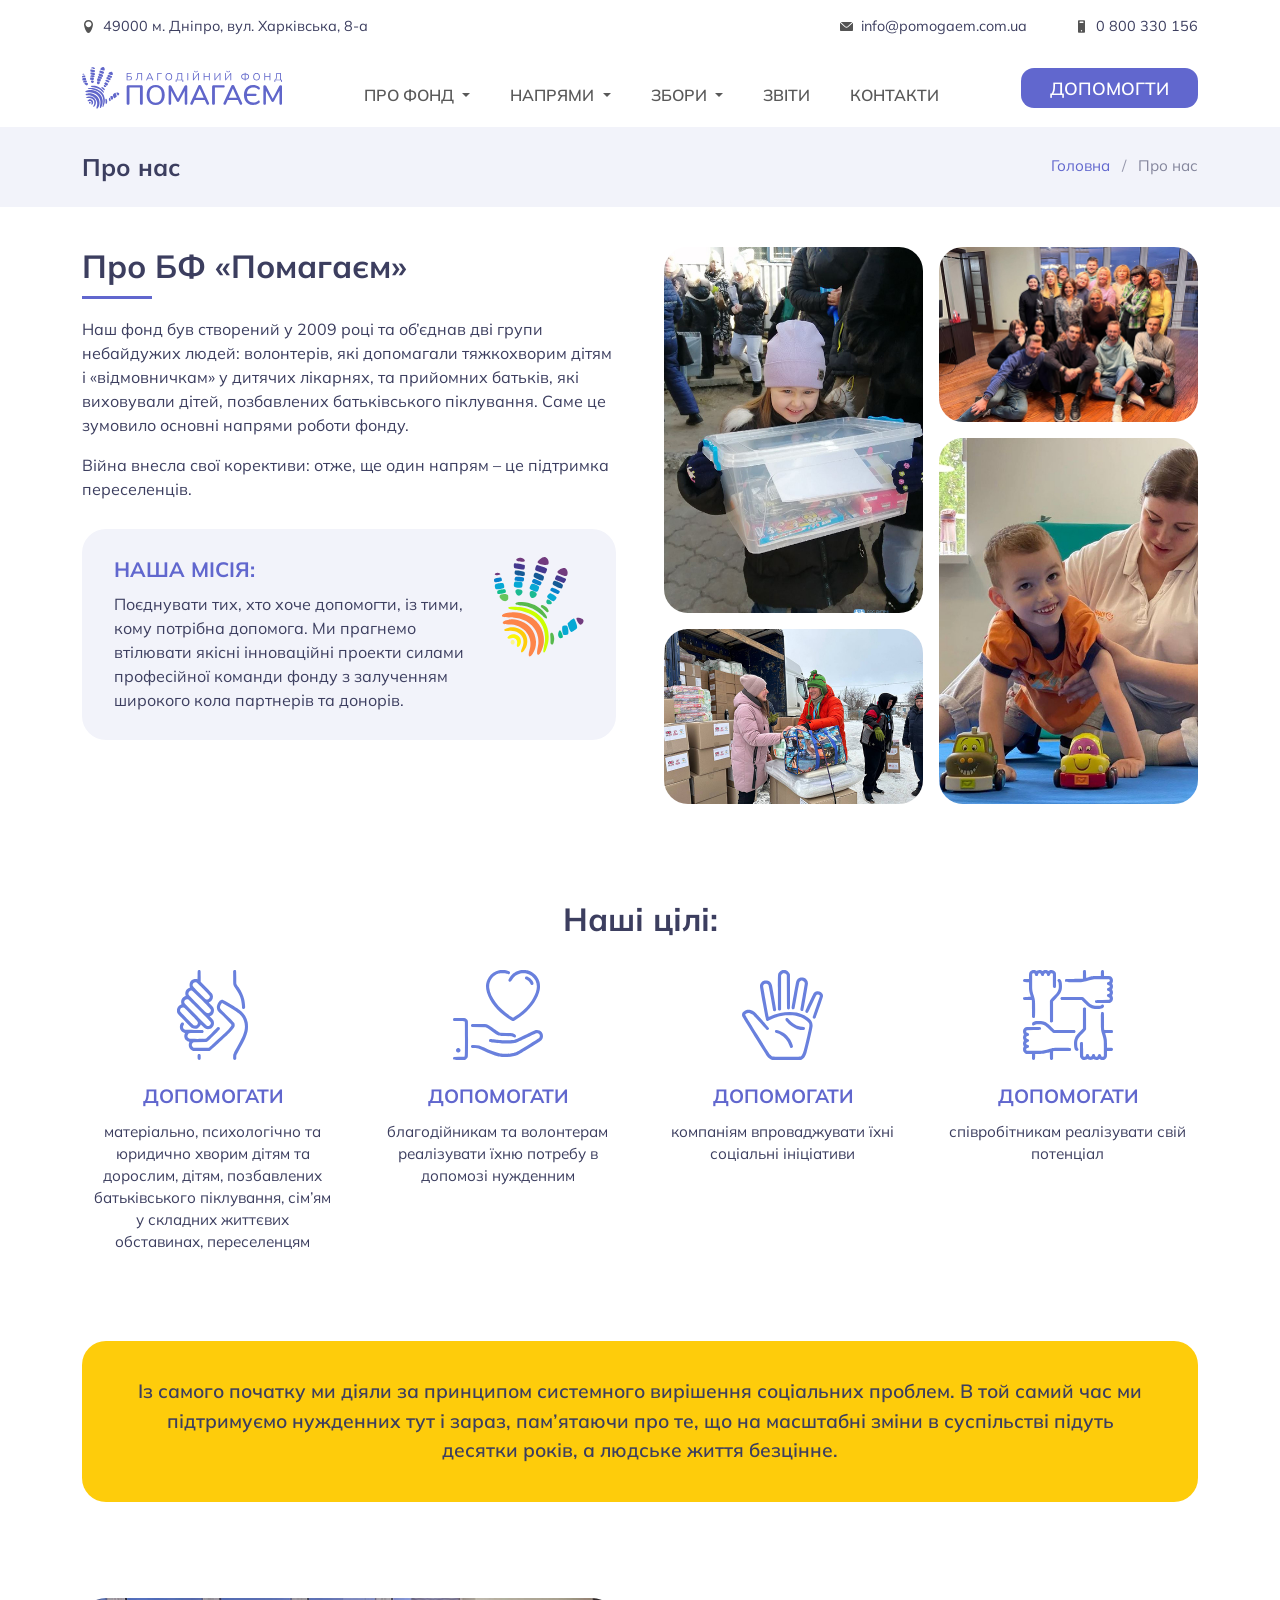
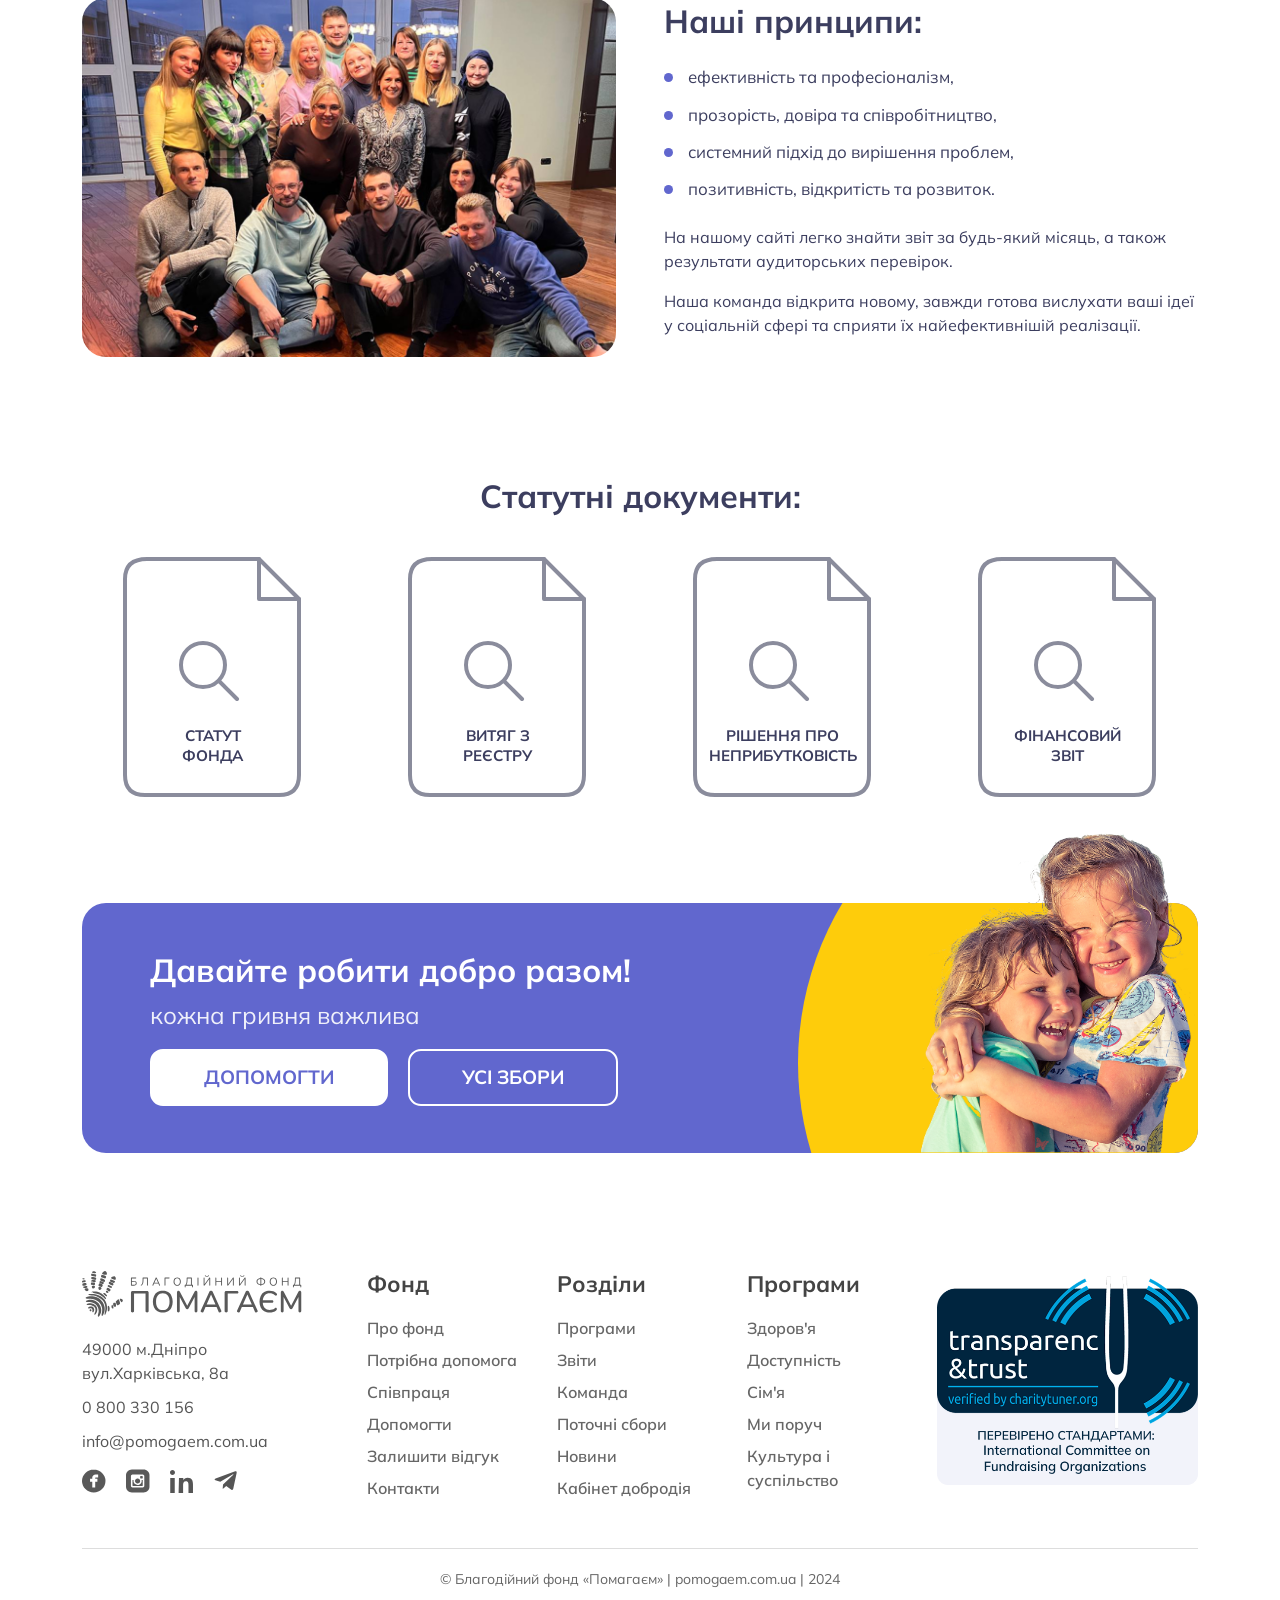
<file: about.html>
<!doctype html>
<html lang="uk">

<head>
    <meta charset="utf-8">
    <meta name="viewport" content="width=device-width, initial-scale=1">
    <meta name="description"
        content="Про благодійний фонд «Помагаєм»: наша місія, цілі, принципи та статутні документи.">
    <title>Про нас — Благодійний фонд «Помагаєм»</title>
    <link href="./assets/css/bootstrap.min.css" rel="stylesheet">
    <meta name="theme-color" content="#6167CE" />
    <link rel="icon" type="image/x-icon" href="assets/img/icons/favicon.svg" />

    <link href="./assets/css/style.css" rel="stylesheet">
    <link href="./assets/css/swiper-bundle.min.css" rel="stylesheet">
</head>

<body>

    <div class="container">
        <div class="row">
            <div class="col-lg-12 ">
                <div class="top_bar pb-3">
                    <a href="/" class="top_bar_link">
                        <img src="assets/img/icons/icon_top_location.svg"
                            alt="Значок у вигляді шпильки, що позначає адресу офісу благодійного фонду">
                        49000 м. Дніпро, вул. Харківська, 8-а
                    </a>
                    <div class="top_bar_right d-lg-flex gap-5">
                        <a href="mailto:info@pomogaem.com.ua" class="top_bar_link">
                            <img src="assets/img/icons/icon_top_letter.svg"
                                alt="Значок конверта, що позначає контактну адресу електронної пошти">
                            info@pomogaem.com.ua
                        </a>
                        <a href="tel:0800330156" class="top_bar_link ">
                            <img src="assets/img/icons/icon_top_phone.svg"
                                alt="Phone icon indicating contact telephone number">
                            0 800 330 156
                        </a>
                    </div>
                </div>
            </div>
            <div class="col-lg-12 ">
                <nav class="navbar navbar-expand-lg mb-1">
                    <a class="navbar-brand col-lg-3 me-0 p-0" href="index.html">
                        <img src="./assets/img/brand/logo_top.svg" alt="Логотип БФ «Помагаєм»">
                    </a>
                    <button class="navbar-toggler" type="button" data-bs-toggle="collapse"
                        data-bs-target="#navbarsExample11" aria-controls="navbarsExample11" aria-expanded="false"
                        aria-label="Toggle navigation"> <span class="navbar-toggler-icon"></span>
                    </button>
                    <div class="collapse navbar-collapse d-lg-flex justify-content-lg-between" id="navbarsExample11">
                        <button type="button" class="mobile-menu-close d-lg-none" data-bs-toggle="collapse"
                            data-bs-target="#navbarsExample11" aria-label="Закрити меню">&times;</button>
                        <a class="mobile-menu-logo d-lg-none" href="index.html">
                            <img src="./assets/img/brand/logo_top.svg" alt="Помагаєм">
                        </a>
                        <ul class="navbar-nav col-lg-6 gap-4 justify-content-lg-center">

                            <li class="nav-item dropdown">
                                <a class="nav-link dropdown-toggle" href="#" data-bs-toggle="dropdown"
                                    aria-expanded="false">
                                    про фонд
                                </a>
                                <ul class="dropdown-menu">
                                    <li><a class="dropdown-item" href="about.html">Про нас</a></li>
                                    <li><a class="dropdown-item" href="istoria.html">Історія фонду</a></li>
                                    <li><a class="dropdown-item" href="#">Команда</a></li>
                                    <li><a class="dropdown-item" href="#">Засновники</a></li>
                                    <li><a class="dropdown-item" href="#">Варіанти співпраці</a></li>
                                    <li><a class="dropdown-item" href="#">Партнери</a></li>
                                    <li><a class="dropdown-item" href="#">Історії підтримки</a></li>
                                    <li><a class="dropdown-item" href="novyna.html">Новини</a></li>
                                    <li><a class="dropdown-item" href="#">ЗМІ про нас</a></li>
                                    <li><a class="dropdown-item" href="#">Відзнаки</a></li>
                                    <li><a class="dropdown-item" href="vakansii.html">Вакансії</a></li>
                                    <li><a class="dropdown-item" href="#">Тендери</a></li>
                                    <li><a class="dropdown-item" href="#">Отримати допомогу</a></li>
                                </ul>
                            </li>

                            <li class="nav-item mega-dropdown">
                                <a class="nav-link dropdown-toggle" href="#" id="programsDropdown">
                                    напрями
                                </a>

                                <div class="mega-menu">
                                    <div class="container">
                                        <div class="row g-4">
                                            <div class="col-lg-3">
                                                <div class="menu-column">
                                                    <h3 class="menu-column-title">ЗДОРОВ'Я
                                                        <img src="assets/img/icons/icon_mega_med.svg" alt="">
                                                    </h3>
                                                    <ul class="menu-column-list">
                                                        <li><a href="#" class="menu-link">Допомога лікарням</a></li>
                                                        <li><a href="#" class="menu-link">Допомога дітям</a></li>
                                                        <li><a href="#" class="menu-link">Допомога дорослим</a></li>
                                                        <li><a href="#" class="menu-link">Іоаннів центр</a></li>
                                                        <li><a href="#" class="menu-link">Мобільна паліативна <br>
                                                                бригада</a></li>
                                                    </ul>
                                                </div>
                                            </div>

                                            <div class="col-lg-3">
                                                <div class="menu-column">
                                                    <h3 class="menu-column-title">ОСНОВНІ ПОТРЕБИ
                                                        <img src="assets/img/icons/icon_mega_potreb.svg" alt="">
                                                    </h3>
                                                    <ul class="menu-column-list">
                                                        <li><a href="#" class="menu-link">Шелтер</a></li>
                                                        <li><a href="#" class="menu-link">Відновлення житла</a></li>
                                                        <li><a href="#" class="menu-link">Гаряча евакуація</a></li>
                                                        <li><a href="#" class="menu-link">Холодна евакуація</a></li>
                                                        <li><a href="#" class="menu-link">Гуманітарний хаб</a></li>
                                                        <li><a href="#" class="menu-link">Мобільний хаб</a></li>
                                                    </ul>
                                                </div>
                                            </div>

                                            <div class="col-lg-3">
                                                <div class="menu-column">
                                                    <h3 class="menu-column-title">ЖИТТЄЗДАТНІСТЬ
                                                        <img src="assets/img/icons/icon_mega_life.svg" alt="">
                                                    </h3>
                                                    <ul class="menu-column-list">
                                                        <li><a href="#" class="menu-link">Кейс-менеджмент</a></li>
                                                        <li><a href="#" class="menu-link">Доступність</a></li>
                                                        <li><a href="#" class="menu-link">Ми поруч</a></li>
                                                        <li><a href="#" class="menu-link">Пані Патронеса</a></li>
                                                        <li><a href="#" class="menu-link">Захист дитини</a></li>
                                                    </ul>
                                                </div>
                                            </div>

                                            <div class="col-lg-3">
                                                <div class="menu-column">
                                                    <h3 class="menu-column-title">ПСИХО-СОЦІАЛЬНА
                                                        <img src="assets/img/icons/icon_mega_psycho.svg" alt="">
                                                    </h3>
                                                    <ul class="menu-column-list">
                                                        <li><a href="#" class="menu-link">Культура і суспільство</a>
                                                        </li>
                                                        <li><a href="#" class="menu-link">Доктор Клоун</a></li>
                                                        <li><a href="#" class="menu-link">Арт-терапія</a></li>
                                                    </ul>
                                                </div>
                                            </div>
                                        </div>
                                    </div>
                                </div>
                            </li>

                            <li class="nav-item dropdown">
                                <a class="nav-link dropdown-toggle" href="#" data-bs-toggle="dropdown"
                                    aria-expanded="false">
                                    збори
                                </a>
                                <ul class="dropdown-menu">
                                    <li><a class="dropdown-item" href="#">Здоров’я</a></li>
                                    <li><a class="dropdown-item" href="#">Основні потреби</a></li>
                                    <li><a class="dropdown-item" href="#">Життєздатність</a></li>
                                    <li><a class="dropdown-item" href="#">Психологічна та <br /> соціальна підтримка</a>
                                    </li>
                                    <li><a class="dropdown-item" href="#">Термінові збори</a></li>
                                    <li><a class="dropdown-item" href="#">Архів</a></li>
                                </ul>
                            </li>
                            <li class="nav-item"> <a class="nav-link" href="zvitnist.html">звіти</a> </li>
                            <li class="nav-item"> <a class="nav-link" href="#">контакти</a> </li>
                        </ul>
                        <div class="d-lg-flex col-lg-3 justify-content-lg-end">
                            <a href="dopomogty.html" class="button-rain btn btn-primary gradient-text">ДОПОМОГТИ</a>
                        </div>

                        <div class="mobile-menu-extra d-lg-none">
                            <div class="mobile-menu-contacts">
                                <p>49000 м.Дніпро, вул.Харківська, 8а</p>
                                <p><a href="tel:0800330156">0 800 330 156</a></p>
                                <p><a href="mailto:info@pomogaem.com.ua">info@pomogaem.com.ua</a></p>
                            </div>
                            <div class="mobile-menu-social">
                                <a href="#" class="social-icon" aria-label="Facebook">
                                    <svg xmlns="http://www.w3.org/2000/svg" width="21" height="20" fill="none"
                                        viewBox="0 0 21 20">
                                        <path fill="#595959"
                                            d="M10.26 0c1.42 0 2.755.262 4.004.787a10.418 10.418 0 0 1 3.27 2.145c.93.906 1.665 1.963 2.204 3.17a9.43 9.43 0 0 1 .808 3.886c0 1.383-.27 2.682-.808 3.898a10.112 10.112 0 0 1-2.204 3.182 10.41 10.41 0 0 1-3.27 2.145 10.234 10.234 0 0 1-4.003.787c-1.42 0-2.751-.262-3.992-.787a10.454 10.454 0 0 1-3.257-2.145 10.112 10.112 0 0 1-2.204-3.182A9.512 9.512 0 0 1 0 9.988C0 8.605.27 7.31.808 6.103a10.151 10.151 0 0 1 2.204-3.17A10.456 10.456 0 0 1 6.27.786C7.509.262 8.84 0 10.261 0Zm3.87 4.362h-2.18a3.15 3.15 0 0 0-2.118.787 2.59 2.59 0 0 0-.624.81c-.147.302-.22.604-.22.906V8.13H7.052v2.479h1.934v5.006h2.572v-5.006h1.91v-2.48h-1.91v-.643c0-.19.077-.342.232-.453.155-.111.29-.167.404-.167h1.935V4.362Z" />
                                    </svg>
                                </a>
                                <a href="#" class="social-icon" aria-label="Instagram">
                                    <svg xmlns="http://www.w3.org/2000/svg" width="21" height="20" fill="none"
                                        viewBox="0 0 21 20">
                                        <path fill="#595959"
                                            d="M13.746 10.012c0-.27-.04-.566-.123-.884h1.031v4.827a.395.395 0 0 1-.135.31.48.48 0 0 1-.331.12H6.112a.438.438 0 0 1-.319-.12.414.414 0 0 1-.123-.31V9.128h1.007a3.571 3.571 0 0 0-.123.884c0 .478.094.932.282 1.362.188.43.446.8.774 1.111a3.736 3.736 0 0 0 2.552 1.016c.491 0 .958-.092 1.4-.275.441-.183.822-.43 1.141-.74a3.46 3.46 0 0 0 .76-1.112c.19-.43.283-.884.283-1.362Zm-3.584 2.174c-.31 0-.605-.055-.883-.167a2.165 2.165 0 0 1-1.203-1.159 2.1 2.1 0 0 1-.172-.848 2.185 2.185 0 0 1 .65-1.565c.205-.2.446-.355.725-.466.278-.112.572-.167.883-.167a2.23 2.23 0 0 1 1.583.633 2.184 2.184 0 0 1 .65 1.565 2.09 2.09 0 0 1-.17.848 2.164 2.164 0 0 1-.48.693 2.23 2.23 0 0 1-1.583.633Zm4.026-6.547a.48.48 0 0 1 .331.12c.09.08.135.183.135.31v1.315a.395.395 0 0 1-.135.31.48.48 0 0 1-.331.12h-1.35a.438.438 0 0 1-.32-.12.414.414 0 0 1-.122-.31V6.069c0-.127.041-.23.123-.31a.438.438 0 0 1 .319-.12h1.35ZM15.391 0c.704 0 1.37.131 2 .394.63.263 1.179.622 1.645 1.076.466.454.835.983 1.105 1.589.27.605.405 1.25.405 1.935v9.988c0 .685-.135 1.334-.405 1.948a5.049 5.049 0 0 1-1.105 1.6 5.202 5.202 0 0 1-1.645 1.076 5.143 5.143 0 0 1-2 .394H5.13a5.053 5.053 0 0 1-1.989-.394A5.24 5.24 0 0 1 1.51 18.53a5.05 5.05 0 0 1-1.105-1.6A4.78 4.78 0 0 1 0 14.982V4.994c0-.685.135-1.33.405-1.935a5.088 5.088 0 0 1 1.105-1.59A5.24 5.24 0 0 1 3.142.395 5.054 5.054 0 0 1 5.13 0h10.26Zm.614 5.64c0-.367-.131-.678-.393-.933a1.321 1.321 0 0 0-.958-.382H5.67a1.32 1.32 0 0 0-.957.382 1.251 1.251 0 0 0-.393.932v8.746c0 .366.131.677.393.932s.58.382.957.382h8.984c.377 0 .696-.127.958-.382s.393-.566.393-.932V5.639Z" />
                                    </svg>
                                </a>
                                <a href="#" class="social-icon" aria-label="LinkedIn">
                                    <svg viewBox="0 0 24 24">
                                        <path fill="currentColor"
                                            d="M4.98 3.5C4.98 4.88 3.87 6 2.49 6S0 4.88 0 3.5 1.11 1 2.49 1s2.49 1.12 2.49 2.5zM.24 8.98h4.5V24H.24zM8.98 8.98h4.32v2.05h.06c.6-1.13 2.06-2.32 4.24-2.32 4.54 0 5.38 2.99 5.38 6.87V24h-4.5v-7.54c0-1.8-.03-4.11-2.5-4.11-2.5 0-2.88 1.95-2.88 3.97V24h-4.5z" />
                                    </svg>
                                </a>
                                <a href="#" class="social-icon" aria-label="Telegram">
                                    <svg viewBox="0 0 24 24">
                                        <path fill="currentColor"
                                            d="M9.04 15.47l-.38 4.38c.54 0 .77-.23 1.04-.51l2.5-2.39 5.18 3.79c.95.52 1.62.25 1.87-.88l3.39-15.9h.01c.31-1.44-.52-2-1.45-1.65L1.63 9.57C.24 10.1.26 10.9 1.39 11.24l4.88 1.52L18.6 5.46c.58-.36 1.11-.16.68.22" />
                                    </svg>
                                </a>
                            </div>
                        </div>
                    </div>
                </nav>
            </div>
        </div>
    </div>


    <!-- Хлібні крихти -->
    <div class="page-bar">
        <div class="container">
            <div class="page-bar-inner">
                <span class="page-bar-title">Про нас</span>
                <nav class="page-breadcrumbs" aria-label="breadcrumb">
                    <a href="index.html">Головна</a>
                    <span class="sep">/</span>
                    <span class="current">Про нас</span>
                </nav>
            </div>
        </div>
    </div>


    <main>
        <!-- Про БФ "Помагаєм" -->
        <section class="container pb-5">
            <div class="row g-5 align-items-start">
                <div class="col-lg-6">
                    <h1 class="about-title fw-bold">Про БФ «Помагаєм»</h1>
                    <p>Наш фонд був створений у 2009 році та об’єднав дві групи небайдужих людей: волонтерів, які
                        допомагали тяжкохворим дітям і «відмовничкам» у дитячих лікарнях, та прийомних батьків, які
                        виховували дітей, позбавлених батьківського піклування. Саме це зумовило основні напрями роботи
                        фонду.</p>
                    <p>Війна внесла свої корективи: отже, ще один напрям – це підтримка переселенців.</p>

                    <div class="about-mission">
                        <img src="assets/img/about/hand.svg" class="about-mission-icon" alt="Місія БФ «Помагаєм»">
                        <h2 class="about-mission-title">НАША МІСІЯ:</h2>
                        <p>Поєднувати тих, хто хоче допомогти, із тими, кому потрібна допомога. Ми прагнемо втілювати
                            якісні інноваційні проекти силами професійної команди фонду з залученням широкого кола
                            партнерів та донорів.</p>
                    </div>
                </div>

                <div class="col-lg-6">
                    <div class="about-gallery">
                        <img class="g-tall" src="assets/img/about/about_02.jpg" alt="">
                        <img src="assets/img/about/about_01.jpg" alt="">
                        <img class="g-tall" src="assets/img/about/about_04.jpg" alt="">
                        <img src="assets/img/about/about_03.jpg" alt="">
                    </div>
                </div>
            </div>
        </section>


        <!-- Наші цілі -->
        <section class="container py-4">
            <div class="row">
                <div class="col-lg-12 text-center my-4">
                    <h2 class="fw-bold">Наші цілі:</h2>
                </div>
            </div>
            <div class="row g-4">
                <div class="col-lg-3 col-md-6">
                    <div class="goal-item">
                        <img src="assets/img/about/icon_01.svg" class="goal-icon" alt="">
                        <div class="goal-name fw-bold">ДОПОМОГАТИ</div>
                        <p class="goal-text">матеріально, психологічно та юридично хворим дітям та дорослим, дітям,
                            позбавлених батьківського піклування, сім’ям у складних життєвих обставинах, переселенцям</p>
                    </div>
                </div>
                <div class="col-lg-3 col-md-6">
                    <div class="goal-item">
                        <img src="assets/img/about/icon_02.svg" class="goal-icon" alt="">
                        <div class="goal-name fw-bold">ДОПОМОГАТИ</div>
                        <p class="goal-text">благодійникам та волонтерам реалізувати їхню потребу в допомозі нужденним</p>
                    </div>
                </div>
                <div class="col-lg-3 col-md-6">
                    <div class="goal-item">
                        <img src="assets/img/about/icon_03.svg" class="goal-icon" alt="">
                        <div class="goal-name fw-bold">ДОПОМОГАТИ</div>
                        <p class="goal-text">компаніям впроваджувати їхні соціальні ініціативи</p>
                    </div>
                </div>
                <div class="col-lg-3 col-md-6">
                    <div class="goal-item">
                        <img src="assets/img/about/icon_04.svg" class="goal-icon" alt="">
                        <div class="goal-name fw-bold">ДОПОМОГАТИ</div>
                        <p class="goal-text">співробітникам реалізувати свій потенціал</p>
                    </div>
                </div>
            </div>
        </section>


        <!-- Банер-цитата -->
        <section class="container my-5">
            <div class="about-banner">
                Із самого початку ми діяли за принципом системного вирішення соціальних проблем. В той самий час ми
                підтримуємо нужденних тут і зараз, пам’ятаючи про те, що на масштабні зміни в суспільстві підуть десятки
                років, а людське життя безцінне.
            </div>
        </section>


        <!-- Наші принципи -->
        <section class="container py-5">
            <div class="row g-5 align-items-center">
                <div class="col-lg-6">
                    <img src="assets/img/about/team.jpg" class="about-team-img" alt="Команда фонду «Помагаєм»">
                </div>
                <div class="col-lg-6">
                    <h2 class="fw-bold mb-4">Наші принципи:</h2>
                    <ul class="principles-list">
                        <li>ефективність та професіоналізм,</li>
                        <li>прозорість, довіра та співробітництво,</li>
                        <li>системний підхід до вирішення проблем,</li>
                        <li>позитивність, відкритість та розвиток.</li>
                    </ul>
                    <p>На нашому сайті легко знайти звіт за будь-який місяць, а також результати аудиторських перевірок.
                    </p>
                    <p>Наша команда відкрита новому, завжди готова вислухати ваші ідеї у соціальній сфері та сприяти їх
                        найефективнішій реалізації.</p>
                </div>
            </div>
        </section>


        <!-- Статутні документи -->
        <section class="container py-5">
            <div class="row">
                <div class="col-lg-12 text-center my-4">
                    <h2 class="fw-bold">Статутні документи:</h2>
                </div>
            </div>
            <div class="row g-4 justify-content-center">
                <div class="col-lg-3 col-md-6">
                    <a href="#" class="doc-card">
                        <svg class="doc-frame" viewBox="0 0 200 260" fill="none"
                            xmlns="http://www.w3.org/2000/svg">
                            <path d="M34 12 H146 L186 52 V228 Q186 248 166 248 H32 Q12 248 12 228 V32 Q12 12 34 12 Z"
                                stroke="currentColor" stroke-width="4" stroke-linejoin="round" />
                            <path d="M146 12 V52 H186" stroke="currentColor" stroke-width="4" stroke-linejoin="round"
                                stroke-linecap="round" />
                            <circle cx="90" cy="118" r="22" stroke="currentColor" stroke-width="4" />
                            <path d="M106 134 L124 152" stroke="currentColor" stroke-width="4"
                                stroke-linecap="round" />
                        </svg>
                        <span class="doc-label">СТАТУТ<br>ФОНДА</span>
                    </a>
                </div>
                <div class="col-lg-3 col-md-6">
                    <a href="#" class="doc-card">
                        <svg class="doc-frame" viewBox="0 0 200 260" fill="none"
                            xmlns="http://www.w3.org/2000/svg">
                            <path d="M34 12 H146 L186 52 V228 Q186 248 166 248 H32 Q12 248 12 228 V32 Q12 12 34 12 Z"
                                stroke="currentColor" stroke-width="4" stroke-linejoin="round" />
                            <path d="M146 12 V52 H186" stroke="currentColor" stroke-width="4" stroke-linejoin="round"
                                stroke-linecap="round" />
                            <circle cx="90" cy="118" r="22" stroke="currentColor" stroke-width="4" />
                            <path d="M106 134 L124 152" stroke="currentColor" stroke-width="4"
                                stroke-linecap="round" />
                        </svg>
                        <span class="doc-label">ВИТЯГ З<br>РЕЄСТРУ</span>
                    </a>
                </div>
                <div class="col-lg-3 col-md-6">
                    <a href="#" class="doc-card">
                        <svg class="doc-frame" viewBox="0 0 200 260" fill="none"
                            xmlns="http://www.w3.org/2000/svg">
                            <path d="M34 12 H146 L186 52 V228 Q186 248 166 248 H32 Q12 248 12 228 V32 Q12 12 34 12 Z"
                                stroke="currentColor" stroke-width="4" stroke-linejoin="round" />
                            <path d="M146 12 V52 H186" stroke="currentColor" stroke-width="4" stroke-linejoin="round"
                                stroke-linecap="round" />
                            <circle cx="90" cy="118" r="22" stroke="currentColor" stroke-width="4" />
                            <path d="M106 134 L124 152" stroke="currentColor" stroke-width="4"
                                stroke-linecap="round" />
                        </svg>
                        <span class="doc-label">РІШЕННЯ ПРО<br>НЕПРИБУТКОВІСТЬ</span>
                    </a>
                </div>
                <div class="col-lg-3 col-md-6">
                    <a href="#" class="doc-card">
                        <svg class="doc-frame" viewBox="0 0 200 260" fill="none"
                            xmlns="http://www.w3.org/2000/svg">
                            <path d="M34 12 H146 L186 52 V228 Q186 248 166 248 H32 Q12 248 12 228 V32 Q12 12 34 12 Z"
                                stroke="currentColor" stroke-width="4" stroke-linejoin="round" />
                            <path d="M146 12 V52 H186" stroke="currentColor" stroke-width="4" stroke-linejoin="round"
                                stroke-linecap="round" />
                            <circle cx="90" cy="118" r="22" stroke="currentColor" stroke-width="4" />
                            <path d="M106 134 L124 152" stroke="currentColor" stroke-width="4"
                                stroke-linecap="round" />
                        </svg>
                        <span class="doc-label">ФІНАНСОВИЙ<br>ЗВІТ</span>
                    </a>
                </div>
            </div>
        </section>


        <!-- CTA: робити добро разом -->
        <section class="donate-cta container my-5">
            <div class="donate-card">
                <div class="donate-bg"></div>
                <div class="row align-items-center position-relative">
                    <div class="col-lg-7 donate-content">
                        <h2 class="donate-title">Давайте робити добро разом!</h2>
                        <p class="donate-subtitle">кожна гривня важлива</p>
                        <div class="donate-buttons">
                            <a href="dopomogty.html" class="btn btn-donate-main">ДОПОМОГТИ</a>
                            <a href="#" class="btn btn-donate-outline">УСІ ЗБОРИ</a>
                        </div>
                    </div>
                    <div class="col-lg-5 donate-image-col">
                        <img src="assets/img/children.png" class="donate-img" alt="">
                    </div>
                </div>
            </div>
        </section>
    </main>


    <footer class="site-footer ">
        <div class="container">
            <div class="row footer-top">
                <div class="col-lg-3 col-md-3 footer-info">
                    <img src="assets/img/brand/logo_footer.svg" class="footer-logo" alt="Помагаєм">
                    <div class="footer-contact">
                        <p>49000 м.Дніпро<br>
                            вул.Харківська, 8а</p>
                        <p>0 800 330 156</p>
                        <p>info@pomogaem.com.ua</p>
                    </div>
                    <div class="footer-social">
                        <a href="#" class="social-icon" aria-label="Facebook">
                            <svg xmlns="http://www.w3.org/2000/svg" width="21" height="20" fill="none"
                                viewBox="0 0 21 20">
                                <path fill="#595959"
                                    d="M10.26 0c1.42 0 2.755.262 4.004.787a10.418 10.418 0 0 1 3.27 2.145c.93.906 1.665 1.963 2.204 3.17a9.43 9.43 0 0 1 .808 3.886c0 1.383-.27 2.682-.808 3.898a10.112 10.112 0 0 1-2.204 3.182 10.41 10.41 0 0 1-3.27 2.145 10.234 10.234 0 0 1-4.003.787c-1.42 0-2.751-.262-3.992-.787a10.454 10.454 0 0 1-3.257-2.145 10.112 10.112 0 0 1-2.204-3.182A9.512 9.512 0 0 1 0 9.988C0 8.605.27 7.31.808 6.103a10.151 10.151 0 0 1 2.204-3.17A10.456 10.456 0 0 1 6.27.786C7.509.262 8.84 0 10.261 0Zm3.87 4.362h-2.18a3.15 3.15 0 0 0-2.118.787 2.59 2.59 0 0 0-.624.81c-.147.302-.22.604-.22.906V8.13H7.052v2.479h1.934v5.006h2.572v-5.006h1.91v-2.48h-1.91v-.643c0-.19.077-.342.232-.453.155-.111.29-.167.404-.167h1.935V4.362Z" />
                            </svg>
                        </a>
                        <a href="#" class="social-icon" aria-label="Instagram">
                            <svg xmlns="http://www.w3.org/2000/svg" width="21" height="20" fill="none"
                                viewBox="0 0 21 20">
                                <path fill="#595959"
                                    d="M13.746 10.012c0-.27-.04-.566-.123-.884h1.031v4.827a.395.395 0 0 1-.135.31.48.48 0 0 1-.331.12H6.112a.438.438 0 0 1-.319-.12.414.414 0 0 1-.123-.31V9.128h1.007a3.571 3.571 0 0 0-.123.884c0 .478.094.932.282 1.362.188.43.446.8.774 1.111a3.736 3.736 0 0 0 2.552 1.016c.491 0 .958-.092 1.4-.275.441-.183.822-.43 1.141-.74a3.46 3.46 0 0 0 .76-1.112c.19-.43.283-.884.283-1.362Zm-3.584 2.174c-.31 0-.605-.055-.883-.167a2.165 2.165 0 0 1-1.203-1.159 2.1 2.1 0 0 1-.172-.848 2.185 2.185 0 0 1 .65-1.565c.205-.2.446-.355.725-.466.278-.112.572-.167.883-.167a2.23 2.23 0 0 1 1.583.633 2.184 2.184 0 0 1 .65 1.565 2.09 2.09 0 0 1-.17.848 2.164 2.164 0 0 1-.48.693 2.23 2.23 0 0 1-1.583.633Zm4.026-6.547a.48.48 0 0 1 .331.12c.09.08.135.183.135.31v1.315a.395.395 0 0 1-.135.31.48.48 0 0 1-.331.12h-1.35a.438.438 0 0 1-.32-.12.414.414 0 0 1-.122-.31V6.069c0-.127.041-.23.123-.31a.438.438 0 0 1 .319-.12h1.35ZM15.391 0c.704 0 1.37.131 2 .394.63.263 1.179.622 1.645 1.076.466.454.835.983 1.105 1.589.27.605.405 1.25.405 1.935v9.988c0 .685-.135 1.334-.405 1.948a5.049 5.049 0 0 1-1.105 1.6 5.202 5.202 0 0 1-1.645 1.076 5.143 5.143 0 0 1-2 .394H5.13a5.053 5.053 0 0 1-1.989-.394A5.24 5.24 0 0 1 1.51 18.53a5.05 5.05 0 0 1-1.105-1.6A4.78 4.78 0 0 1 0 14.982V4.994c0-.685.135-1.33.405-1.935a5.088 5.088 0 0 1 1.105-1.59A5.24 5.24 0 0 1 3.142.395 5.054 5.054 0 0 1 5.13 0h10.26Zm.614 5.64c0-.367-.131-.678-.393-.933a1.321 1.321 0 0 0-.958-.382H5.67a1.32 1.32 0 0 0-.957.382 1.251 1.251 0 0 0-.393.932v8.746c0 .366.131.677.393.932s.58.382.957.382h8.984c.377 0 .696-.127.958-.382s.393-.566.393-.932V5.639Z" />
                            </svg>
                        </a>
                        <a href="#" class="social-icon" aria-label="LinkedIn">
                            <svg viewBox="0 0 24 24">
                                <path fill="currentColor"
                                    d="M4.98 3.5C4.98 4.88 3.87 6 2.49 6S0 4.88 0 3.5 1.11 1 2.49 1s2.49 1.12 2.49 2.5zM.24 8.98h4.5V24H.24zM8.98 8.98h4.32v2.05h.06c.6-1.13 2.06-2.32 4.24-2.32 4.54 0 5.38 2.99 5.38 6.87V24h-4.5v-7.54c0-1.8-.03-4.11-2.5-4.11-2.5 0-2.88 1.95-2.88 3.97V24h-4.5z" />
                            </svg>
                        </a>
                        <a href="#" class="social-icon" aria-label="Telegram">
                            <svg viewBox="0 0 24 24">
                                <path fill="currentColor"
                                    d="M9.04 15.47l-.38 4.38c.54 0 .77-.23 1.04-.51l2.5-2.39 5.18 3.79c.95.52 1.62.25 1.87-.88l3.39-15.9h.01c.31-1.44-.52-2-1.45-1.65L1.63 9.57C.24 10.1.26 10.9 1.39 11.24l4.88 1.52L18.6 5.46c.58-.36 1.11-.16.68.22" />
                            </svg>
                        </a>
                    </div>
                </div>

                <div class="col-lg-2 col-md-3 footer-col">
                    <h4>Фонд</h4>
                    <ul>
                        <li><a href="about.html">Про фонд</a></li>
                        <li><a href="#">Потрібна допомога</a></li>
                        <li><a href="#">Співпраця</a></li>
                        <li><a href="dopomogty.html">Допомогти</a></li>
                        <li><a href="#">Залишити відгук</a></li>
                        <li><a href="#">Контакти</a></li>
                    </ul>
                </div>
                <div class="col-lg-2 col-md-3 footer-col">
                    <h4>Розділи</h4>
                    <ul>
                        <li><a href="#">Програми</a></li>
                        <li><a href="zvitnist.html">Звіти</a></li>
                        <li><a href="#">Команда</a></li>
                        <li><a href="#">Поточні сбори</a></li>
                        <li><a href="novyna.html">Новини</a></li>
                        <li><a href="#">Кабінет добродія</a></li>
                    </ul>
                </div>
                <div class="col-lg-2 col-md-3 footer-col">
                    <h4>Програми</h4>
                    <ul>
                        <li><a href="#">Здоров'я</a></li>
                        <li><a href="#">Доступність</a></li>
                        <li><a href="#">Сім'я</a></li>
                        <li><a href="#">Ми поруч</a></li>
                        <li><a href="#">Культура і суспільство</a></li>
                    </ul>
                </div>
                <div class="col-lg-3 footer-cert">
                    <img src="assets/img/trust-badge.png" class="footer-badge w-100" alt="Transparency & Trust">
                </div>
            </div>
            <div class="footer-bottom">
                © Благодійний фонд «Помагаєм» | pomogaem.com.ua | 2024
            </div>
        </div>
    </footer>


    <script src="./assets/js/bootstrap.bundle.min.js"></script>
    <script>
        // Блокування скролу сторінки, поки відкрите повноекранне мобільне меню
        (function () {
            var menu = document.getElementById('navbarsExample11');
            if (menu) {
                menu.addEventListener('show.bs.collapse', function () { document.body.classList.add('menu-open'); });
                menu.addEventListener('hide.bs.collapse', function () { document.body.classList.remove('menu-open'); });
            }
        })();
    </script>

    <script>
        document.addEventListener('DOMContentLoaded', function () {
            const megaDropdown = document.querySelector('.mega-dropdown');
            const megaMenu = document.querySelector('.mega-menu');
            const allNavItems = document.querySelectorAll('.navbar-nav > li');
            let hideTimeout;
            let isVisible = false;

            if (megaDropdown && megaMenu) {
                const showMenu = () => {
                    clearTimeout(hideTimeout);
                    if (!isVisible) { isVisible = true; megaMenu.classList.add('visible'); }
                };
                const hideMenu = () => {
                    clearTimeout(hideTimeout);
                    hideTimeout = setTimeout(() => {
                        if (!megaMenu.matches(':hover') && !megaDropdown.matches(':hover')) {
                            isVisible = false; megaMenu.classList.remove('visible');
                        }
                    }, 200);
                };
                allNavItems.forEach(item => {
                    if (item !== megaDropdown) {
                        item.addEventListener('mouseenter', () => {
                            if (isVisible) { clearTimeout(hideTimeout); isVisible = false; megaMenu.classList.remove('visible'); }
                        });
                    }
                });
                megaDropdown.addEventListener('mouseenter', showMenu);
                megaDropdown.addEventListener('mouseleave', hideMenu);
                megaMenu.addEventListener('mouseenter', showMenu);
                megaMenu.addEventListener('mouseleave', hideMenu);

                if (window.innerWidth <= 991) {
                    const navLink = megaDropdown.querySelector('.nav-link');
                    navLink.addEventListener('click', (e) => {
                        e.preventDefault();
                        megaDropdown.classList.toggle('active');
                        if (megaDropdown.classList.contains('active')) {
                            megaMenu.classList.add('visible');
                            document.querySelectorAll('.nav-item.dropdown.show, .nav-item.dropdown.active').forEach(el => {
                                if (el !== megaDropdown) { el.classList.remove('show', 'active'); }
                            });
                        } else {
                            megaMenu.classList.remove('visible');
                        }
                    });
                }
            }
        });
    </script>

</body>

</html>
</file>
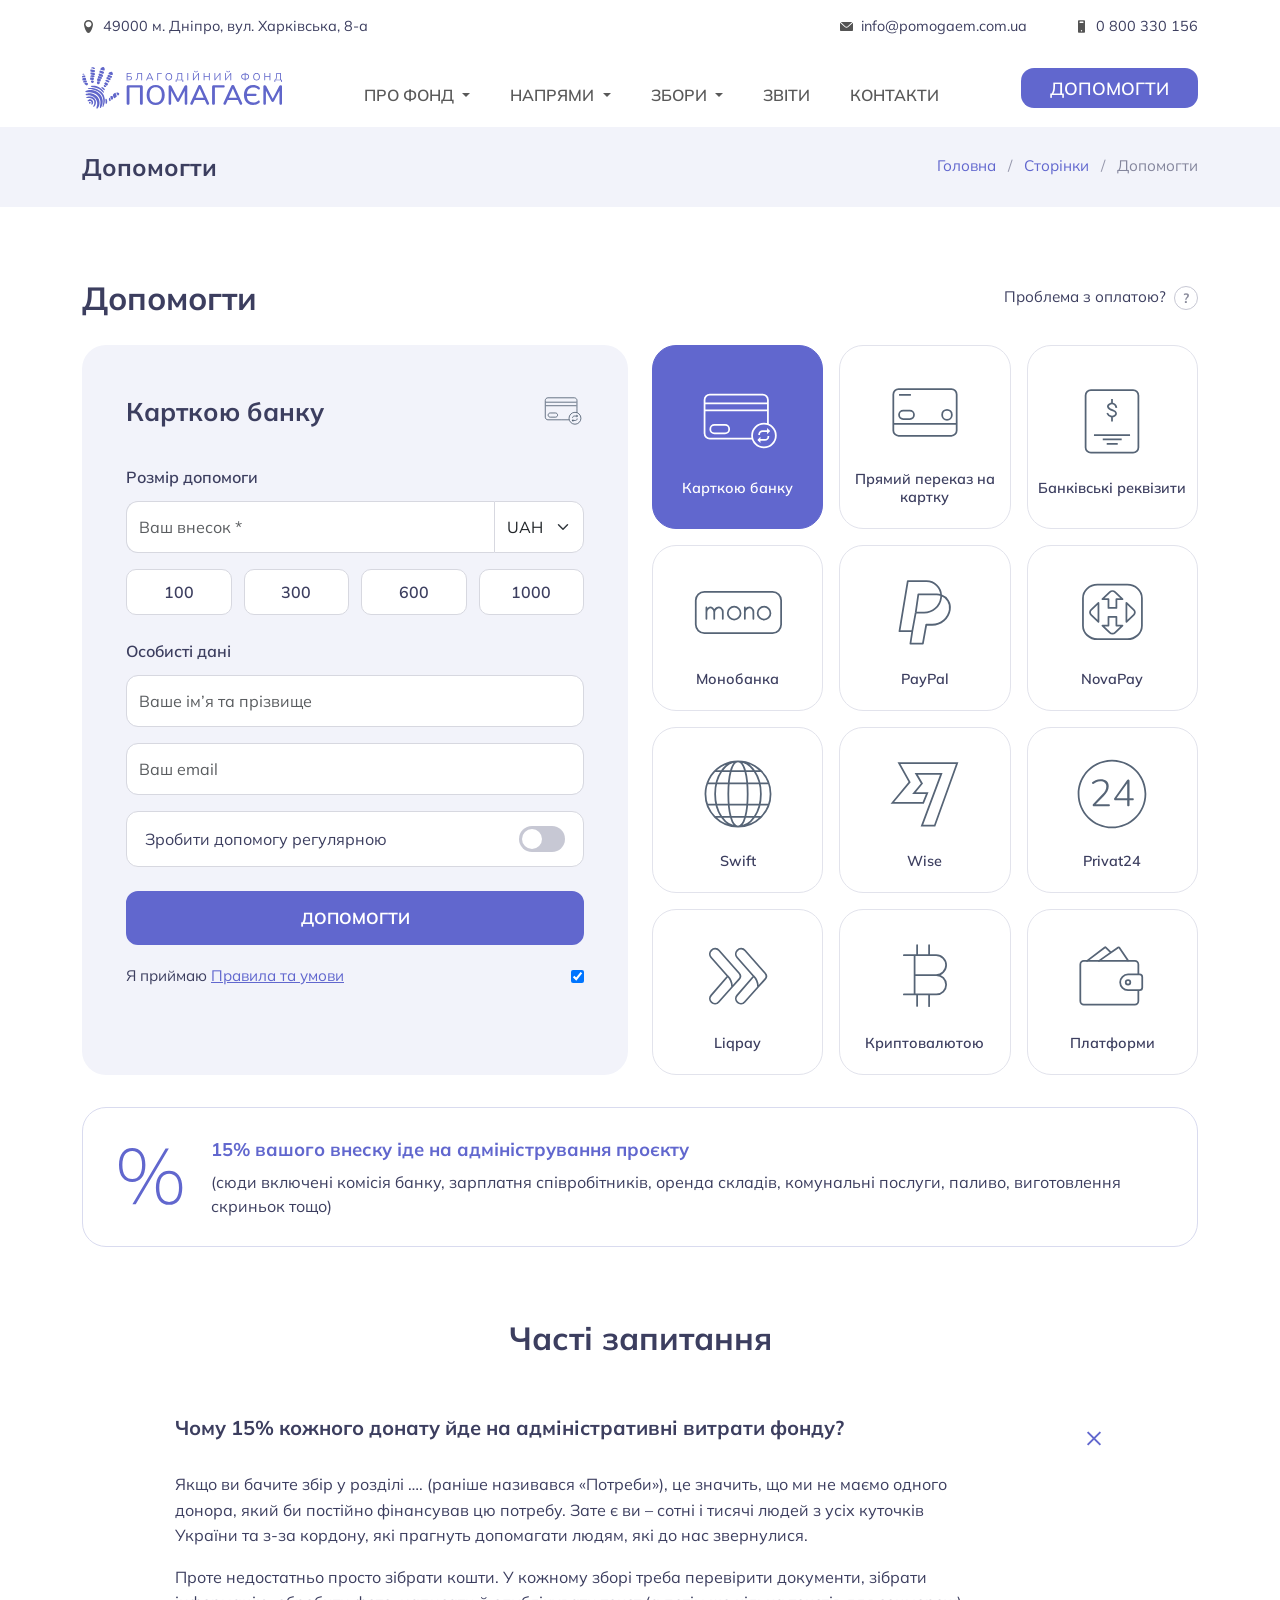
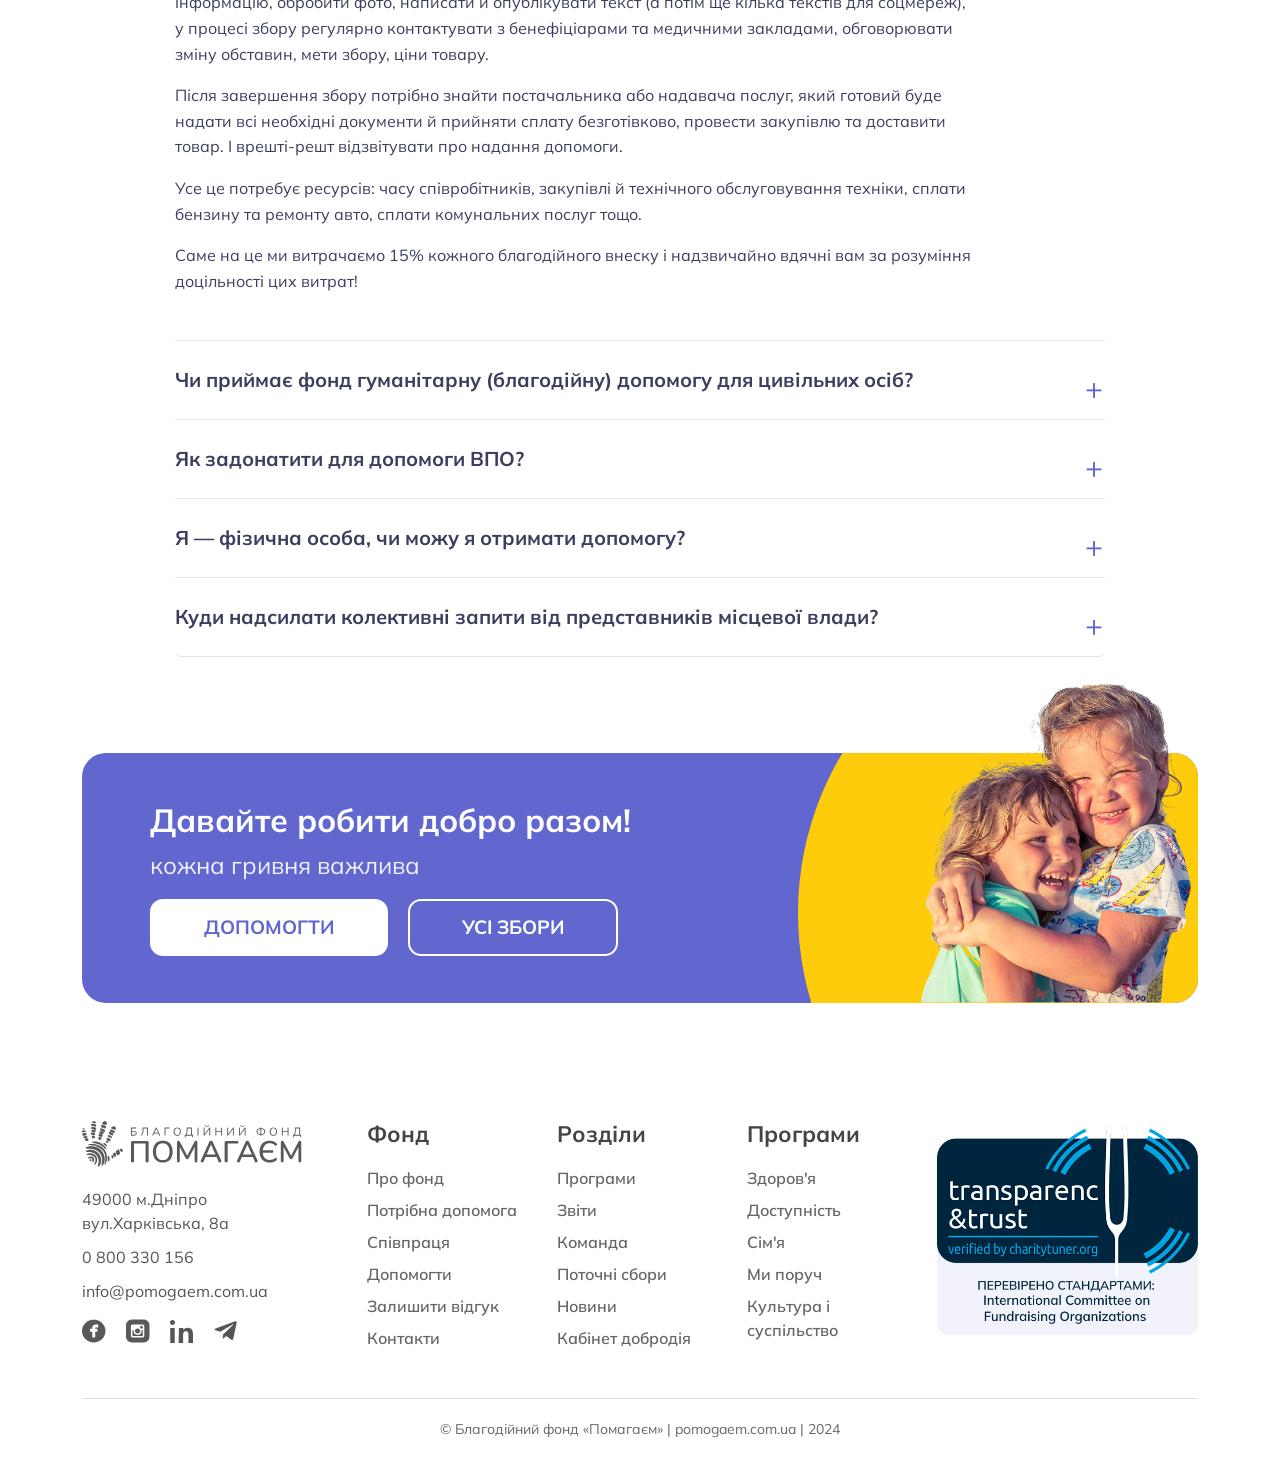
<file: dopomogty.html>
<!doctype html>
<html lang="uk">

<head>
    <meta charset="utf-8">
    <meta name="viewport" content="width=device-width, initial-scale=1">
    <meta name="description"
        content="Підтримайте благодійний фонд «Помагаєм»: оберіть зручний спосіб допомоги — карткою, Mono, PayPal, банківські реквізити та інші.">
    <title>Допомогти — Благодійний фонд «Помагаєм»</title>
    <link href="./assets/css/bootstrap.min.css" rel="stylesheet">
    <meta name="theme-color" content="#6167CE" />
    <link rel="icon" type="image/x-icon" href="assets/img/icons/favicon.svg" />

    <link href="./assets/css/style.css" rel="stylesheet">
    <link href="./assets/css/swiper-bundle.min.css" rel="stylesheet">
</head>

<body>

    <div class="container">
        <div class="row">
            <div class="col-lg-12 ">
                <div class="top_bar pb-3">
                    <a href="/" class="top_bar_link">
                        <img src="assets/img/icons/icon_top_location.svg"
                            alt="Значок у вигляді шпильки, що позначає адресу офісу благодійного фонду">
                        49000 м. Дніпро, вул. Харківська, 8-а
                    </a>
                    <div class="top_bar_right d-lg-flex gap-5">
                        <a href="mailto:info@pomogaem.com.ua" class="top_bar_link">
                            <img src="assets/img/icons/icon_top_letter.svg"
                                alt="Значок конверта, що позначає контактну адресу електронної пошти">
                            info@pomogaem.com.ua
                        </a>
                        <a href="tel:0800330156" class="top_bar_link ">
                            <img src="assets/img/icons/icon_top_phone.svg"
                                alt="Phone icon indicating contact telephone number">
                            0 800 330 156
                        </a>
                    </div>
                </div>
            </div>
            <div class="col-lg-12 ">
                <nav class="navbar navbar-expand-lg mb-1">
                    <a class="navbar-brand col-lg-3 me-0 p-0" href="index.html">
                        <img src="./assets/img/brand/logo_top.svg" alt="Логотип БФ «Помагаєм»">
                    </a>
                    <button class="navbar-toggler" type="button" data-bs-toggle="collapse"
                        data-bs-target="#navbarsExample11" aria-controls="navbarsExample11" aria-expanded="false"
                        aria-label="Toggle navigation"> <span class="navbar-toggler-icon"></span>
                    </button>
                    <div class="collapse navbar-collapse d-lg-flex justify-content-lg-between" id="navbarsExample11">
                        <button type="button" class="mobile-menu-close d-lg-none" data-bs-toggle="collapse"
                            data-bs-target="#navbarsExample11" aria-label="Закрити меню">&times;</button>
                        <a class="mobile-menu-logo d-lg-none" href="index.html">
                            <img src="./assets/img/brand/logo_top.svg" alt="Помагаєм">
                        </a>
                        <ul class="navbar-nav col-lg-6 gap-4 justify-content-lg-center">

                            <li class="nav-item dropdown">
                                <a class="nav-link dropdown-toggle" href="#" data-bs-toggle="dropdown"
                                    aria-expanded="false">
                                    про фонд
                                </a>
                                <ul class="dropdown-menu">
                                    <li><a class="dropdown-item" href="about.html">Про нас</a></li>
                                    <li><a class="dropdown-item" href="istoria.html">Історія фонду</a></li>
                                    <li><a class="dropdown-item" href="#">Команда</a></li>
                                    <li><a class="dropdown-item" href="#">Засновники</a></li>
                                    <li><a class="dropdown-item" href="#">Варіанти співпраці</a></li>
                                    <li><a class="dropdown-item" href="#">Партнери</a></li>
                                    <li><a class="dropdown-item" href="#">Історії підтримки</a></li>
                                    <li><a class="dropdown-item" href="novyna.html">Новини</a></li>
                                    <li><a class="dropdown-item" href="#">ЗМІ про нас</a></li>
                                    <li><a class="dropdown-item" href="#">Відзнаки</a></li>
                                    <li><a class="dropdown-item" href="vakansii.html">Вакансії</a></li>
                                    <li><a class="dropdown-item" href="#">Тендери</a></li>
                                    <li><a class="dropdown-item" href="#">Отримати допомогу</a></li>
                                </ul>
                            </li>

                            <li class="nav-item mega-dropdown">
                                <a class="nav-link dropdown-toggle" href="#" id="programsDropdown">
                                    напрями
                                </a>

                                <div class="mega-menu">
                                    <div class="container">
                                        <div class="row g-4">
                                            <div class="col-lg-3">
                                                <div class="menu-column">
                                                    <h3 class="menu-column-title">ЗДОРОВ'Я
                                                        <img src="assets/img/icons/icon_mega_med.svg" alt="">
                                                    </h3>
                                                    <ul class="menu-column-list">
                                                        <li><a href="#" class="menu-link">Допомога лікарням</a></li>
                                                        <li><a href="#" class="menu-link">Допомога дітям</a></li>
                                                        <li><a href="#" class="menu-link">Допомога дорослим</a></li>
                                                        <li><a href="#" class="menu-link">Іоаннів центр</a></li>
                                                        <li><a href="#" class="menu-link">Мобільна паліативна <br>
                                                                бригада</a></li>
                                                    </ul>
                                                </div>
                                            </div>

                                            <div class="col-lg-3">
                                                <div class="menu-column">
                                                    <h3 class="menu-column-title">ОСНОВНІ ПОТРЕБИ
                                                        <img src="assets/img/icons/icon_mega_potreb.svg" alt="">
                                                    </h3>
                                                    <ul class="menu-column-list">
                                                        <li><a href="#" class="menu-link">Шелтер</a></li>
                                                        <li><a href="#" class="menu-link">Відновлення житла</a></li>
                                                        <li><a href="#" class="menu-link">Гаряча евакуація</a></li>
                                                        <li><a href="#" class="menu-link">Холодна евакуація</a></li>
                                                        <li><a href="#" class="menu-link">Гуманітарний хаб</a></li>
                                                        <li><a href="#" class="menu-link">Мобільний хаб</a></li>
                                                    </ul>
                                                </div>
                                            </div>

                                            <div class="col-lg-3">
                                                <div class="menu-column">
                                                    <h3 class="menu-column-title">ЖИТТЄЗДАТНІСТЬ
                                                        <img src="assets/img/icons/icon_mega_life.svg" alt="">
                                                    </h3>
                                                    <ul class="menu-column-list">
                                                        <li><a href="#" class="menu-link">Кейс-менеджмент</a></li>
                                                        <li><a href="#" class="menu-link">Доступність</a></li>
                                                        <li><a href="#" class="menu-link">Ми поруч</a></li>
                                                        <li><a href="#" class="menu-link">Пані Патронеса</a></li>
                                                        <li><a href="#" class="menu-link">Захист дитини</a></li>
                                                    </ul>
                                                </div>
                                            </div>

                                            <div class="col-lg-3">
                                                <div class="menu-column">
                                                    <h3 class="menu-column-title">ПСИХО-СОЦІАЛЬНА
                                                        <img src="assets/img/icons/icon_mega_psycho.svg" alt="">
                                                    </h3>
                                                    <ul class="menu-column-list">
                                                        <li><a href="#" class="menu-link">Культура і суспільство</a>
                                                        </li>
                                                        <li><a href="#" class="menu-link">Доктор Клоун</a></li>
                                                        <li><a href="#" class="menu-link">Арт-терапія</a></li>
                                                    </ul>
                                                </div>
                                            </div>
                                        </div>
                                    </div>
                                </div>
                            </li>

                            <li class="nav-item dropdown">
                                <a class="nav-link dropdown-toggle" href="#" data-bs-toggle="dropdown"
                                    aria-expanded="false">
                                    збори
                                </a>
                                <ul class="dropdown-menu">
                                    <li><a class="dropdown-item" href="#">Здоров’я</a></li>
                                    <li><a class="dropdown-item" href="#">Основні потреби</a></li>
                                    <li><a class="dropdown-item" href="#">Життєздатність</a></li>
                                    <li><a class="dropdown-item" href="#">Психологічна та <br /> соціальна підтримка</a>
                                    </li>
                                    <li><a class="dropdown-item" href="#">Термінові збори</a></li>
                                    <li><a class="dropdown-item" href="#">Архів</a></li>
                                </ul>
                            </li>
                            <li class="nav-item"> <a class="nav-link" href="zvitnist.html">звіти</a> </li>
                            <li class="nav-item"> <a class="nav-link" href="#">контакти</a> </li>
                        </ul>
                        <div class="d-lg-flex col-lg-3 justify-content-lg-end">
                            <a href="dopomogty.html" class="button-rain btn btn-primary gradient-text">ДОПОМОГТИ</a>
                        </div>

                        <div class="mobile-menu-extra d-lg-none">
                            <div class="mobile-menu-contacts">
                                <p>49000 м.Дніпро, вул.Харківська, 8а</p>
                                <p><a href="tel:0800330156">0 800 330 156</a></p>
                                <p><a href="mailto:info@pomogaem.com.ua">info@pomogaem.com.ua</a></p>
                            </div>
                            <div class="mobile-menu-social">
                                <a href="#" class="social-icon" aria-label="Facebook">
                                    <svg xmlns="http://www.w3.org/2000/svg" width="21" height="20" fill="none"
                                        viewBox="0 0 21 20">
                                        <path fill="#595959"
                                            d="M10.26 0c1.42 0 2.755.262 4.004.787a10.418 10.418 0 0 1 3.27 2.145c.93.906 1.665 1.963 2.204 3.17a9.43 9.43 0 0 1 .808 3.886c0 1.383-.27 2.682-.808 3.898a10.112 10.112 0 0 1-2.204 3.182 10.41 10.41 0 0 1-3.27 2.145 10.234 10.234 0 0 1-4.003.787c-1.42 0-2.751-.262-3.992-.787a10.454 10.454 0 0 1-3.257-2.145 10.112 10.112 0 0 1-2.204-3.182A9.512 9.512 0 0 1 0 9.988C0 8.605.27 7.31.808 6.103a10.151 10.151 0 0 1 2.204-3.17A10.456 10.456 0 0 1 6.27.786C7.509.262 8.84 0 10.261 0Zm3.87 4.362h-2.18a3.15 3.15 0 0 0-2.118.787 2.59 2.59 0 0 0-.624.81c-.147.302-.22.604-.22.906V8.13H7.052v2.479h1.934v5.006h2.572v-5.006h1.91v-2.48h-1.91v-.643c0-.19.077-.342.232-.453.155-.111.29-.167.404-.167h1.935V4.362Z" />
                                    </svg>
                                </a>
                                <a href="#" class="social-icon" aria-label="Instagram">
                                    <svg xmlns="http://www.w3.org/2000/svg" width="21" height="20" fill="none"
                                        viewBox="0 0 21 20">
                                        <path fill="#595959"
                                            d="M13.746 10.012c0-.27-.04-.566-.123-.884h1.031v4.827a.395.395 0 0 1-.135.31.48.48 0 0 1-.331.12H6.112a.438.438 0 0 1-.319-.12.414.414 0 0 1-.123-.31V9.128h1.007a3.571 3.571 0 0 0-.123.884c0 .478.094.932.282 1.362.188.43.446.8.774 1.111a3.736 3.736 0 0 0 2.552 1.016c.491 0 .958-.092 1.4-.275.441-.183.822-.43 1.141-.74a3.46 3.46 0 0 0 .76-1.112c.19-.43.283-.884.283-1.362Zm-3.584 2.174c-.31 0-.605-.055-.883-.167a2.165 2.165 0 0 1-1.203-1.159 2.1 2.1 0 0 1-.172-.848 2.185 2.185 0 0 1 .65-1.565c.205-.2.446-.355.725-.466.278-.112.572-.167.883-.167a2.23 2.23 0 0 1 1.583.633 2.184 2.184 0 0 1 .65 1.565 2.09 2.09 0 0 1-.17.848 2.164 2.164 0 0 1-.48.693 2.23 2.23 0 0 1-1.583.633Zm4.026-6.547a.48.48 0 0 1 .331.12c.09.08.135.183.135.31v1.315a.395.395 0 0 1-.135.31.48.48 0 0 1-.331.12h-1.35a.438.438 0 0 1-.32-.12.414.414 0 0 1-.122-.31V6.069c0-.127.041-.23.123-.31a.438.438 0 0 1 .319-.12h1.35ZM15.391 0c.704 0 1.37.131 2 .394.63.263 1.179.622 1.645 1.076.466.454.835.983 1.105 1.589.27.605.405 1.25.405 1.935v9.988c0 .685-.135 1.334-.405 1.948a5.049 5.049 0 0 1-1.105 1.6 5.202 5.202 0 0 1-1.645 1.076 5.143 5.143 0 0 1-2 .394H5.13a5.053 5.053 0 0 1-1.989-.394A5.24 5.24 0 0 1 1.51 18.53a5.05 5.05 0 0 1-1.105-1.6A4.78 4.78 0 0 1 0 14.982V4.994c0-.685.135-1.33.405-1.935a5.088 5.088 0 0 1 1.105-1.59A5.24 5.24 0 0 1 3.142.395 5.054 5.054 0 0 1 5.13 0h10.26Zm.614 5.64c0-.367-.131-.678-.393-.933a1.321 1.321 0 0 0-.958-.382H5.67a1.32 1.32 0 0 0-.957.382 1.251 1.251 0 0 0-.393.932v8.746c0 .366.131.677.393.932s.58.382.957.382h8.984c.377 0 .696-.127.958-.382s.393-.566.393-.932V5.639Z" />
                                    </svg>
                                </a>
                                <a href="#" class="social-icon" aria-label="LinkedIn">
                                    <svg viewBox="0 0 24 24">
                                        <path fill="currentColor"
                                            d="M4.98 3.5C4.98 4.88 3.87 6 2.49 6S0 4.88 0 3.5 1.11 1 2.49 1s2.49 1.12 2.49 2.5zM.24 8.98h4.5V24H.24zM8.98 8.98h4.32v2.05h.06c.6-1.13 2.06-2.32 4.24-2.32 4.54 0 5.38 2.99 5.38 6.87V24h-4.5v-7.54c0-1.8-.03-4.11-2.5-4.11-2.5 0-2.88 1.95-2.88 3.97V24h-4.5z" />
                                    </svg>
                                </a>
                                <a href="#" class="social-icon" aria-label="Telegram">
                                    <svg viewBox="0 0 24 24">
                                        <path fill="currentColor"
                                            d="M9.04 15.47l-.38 4.38c.54 0 .77-.23 1.04-.51l2.5-2.39 5.18 3.79c.95.52 1.62.25 1.87-.88l3.39-15.9h.01c.31-1.44-.52-2-1.45-1.65L1.63 9.57C.24 10.1.26 10.9 1.39 11.24l4.88 1.52L18.6 5.46c.58-.36 1.11-.16.68.22" />
                                    </svg>
                                </a>
                            </div>
                        </div>
                    </div>
                </nav>
            </div>
        </div>
    </div>


    <!-- Хлібні крихти -->
    <div class="page-bar">
        <div class="container">
            <div class="page-bar-inner">
                <span class="page-bar-title">Допомогти</span>
                <nav class="page-breadcrumbs" aria-label="breadcrumb">
                    <a href="index.html">Головна</a>
                    <span class="sep">/</span>
                    <a href="#">Сторінки</a>
                    <span class="sep">/</span>
                    <span class="current">Допомогти</span>
                </nav>
            </div>
        </div>
    </div>


    <main>
        <section class="container py-4">
            <div class="donate-head">
                <h1 class="fw-bold mb-0">Допомогти</h1>
                <a href="#faq" class="donate-help-link">Проблема з оплатою?
                    <span class="donate-help-q">?</span>
                </a>
            </div>

            <div class="row g-4 donate-layout">
                <!-- Ліва панель (форма / реквізити обраного способу) -->
                <div class="col-lg-6">
                    <div class="donate-panel" id="donatePanel"></div>
                </div>
                <!-- Права сітка способів -->
                <div class="col-lg-6">
                    <div class="pay-grid" id="payGrid"></div>
                </div>
            </div>

            <!-- Банер 15% -->
            <div class="admin-banner">
                <img src="assets/img/donation/icon_percent.svg" class="admin-banner-ico" alt="%">
                <div class="admin-banner-text">
                    <strong>15% вашого внеску іде на адміністрування проєкту</strong>
                    <span>(сюди включені комісія банку, зарплатня співробітників, оренда складів, комунальні послуги,
                        паливо, виготовлення скриньок тощо)</span>
                </div>
            </div>
        </section>


        <!-- Часті запитання -->
        <section class="container py-5" id="faq">
            <div class="row">
                <div class="col-lg-12 text-center mb-4">
                    <h2 class="fw-bold">Часті запитання</h2>
                </div>
            </div>
            <div class="col-lg-10 mx-auto">
                <div class="accordion faq-accordion" id="donateFaq">
                    <div class="accordion-item">
                        <h3 class="accordion-header">
                            <button class="accordion-button" data-bs-toggle="collapse" data-bs-target="#dfaq1">
                                Чому 15% кожного донату йде на адміністративні витрати фонду?
                            </button>
                        </h3>
                        <div id="dfaq1" class="accordion-collapse collapse show" data-bs-parent="#donateFaq">
                            <div class="accordion-body">
                                <p>Якщо ви бачите збір у розділі …. (раніше називався «Потреби»), це значить, що ми не
                                    маємо одного донора, який би постійно фінансував цю потребу. Зате є ви – сотні і
                                    тисячі людей з усіх куточків України та з-за кордону, які прагнуть допомагати людям,
                                    які до нас звернулися.</p>
                                <p>Проте недостатньо просто зібрати кошти. У кожному зборі треба перевірити документи,
                                    зібрати інформацію, обробити фото, написати й опублікувати текст (а потім ще кілька
                                    текстів для соцмереж), у процесі збору регулярно контактувати з бенефіціарами та
                                    медичними закладами, обговорювати зміну обставин, мети збору, ціни товару.</p>
                                <p>Після завершення збору потрібно знайти постачальника або надавача послуг, який готовий
                                    буде надати всі необхідні документи й прийняти сплату безготівково, провести закупівлю
                                    та доставити товар. І врешті-решт відзвітувати про надання допомоги.</p>
                                <p>Усе це потребує ресурсів: часу співробітників, закупівлі й технічного обслуговування
                                    техніки, сплати бензину та ремонту авто, сплати комунальних послуг тощо.</p>
                                <p>Саме на це ми витрачаємо 15% кожного благодійного внеску і надзвичайно вдячні вам за
                                    розуміння доцільності цих витрат!</p>
                            </div>
                        </div>
                    </div>
                    <div class="accordion-item">
                        <h3 class="accordion-header">
                            <button class="accordion-button collapsed" data-bs-toggle="collapse"
                                data-bs-target="#dfaq2">
                                Чи приймає фонд гуманітарну (благодійну) допомогу для цивільних осіб?
                            </button>
                        </h3>
                        <div id="dfaq2" class="accordion-collapse collapse" data-bs-parent="#donateFaq">
                            <div class="accordion-body">
                                Так, фонд співпрацює з міжнародними організаціями та приймає гуманітарну допомогу для
                                підтримки цивільного населення.
                            </div>
                        </div>
                    </div>
                    <div class="accordion-item">
                        <h3 class="accordion-header">
                            <button class="accordion-button collapsed" data-bs-toggle="collapse"
                                data-bs-target="#dfaq3">
                                Як задонатити для допомоги ВПО?
                            </button>
                        </h3>
                        <div id="dfaq3" class="accordion-collapse collapse" data-bs-parent="#donateFaq">
                            <div class="accordion-body">
                                Ви можете зробити внесок через форму на цій сторінці, обравши зручний спосіб оплати, або
                                скористатися банківськими реквізитами фонду.
                            </div>
                        </div>
                    </div>
                    <div class="accordion-item">
                        <h3 class="accordion-header">
                            <button class="accordion-button collapsed" data-bs-toggle="collapse"
                                data-bs-target="#dfaq4">
                                Я — фізична особа, чи можу я отримати допомогу?
                            </button>
                        </h3>
                        <div id="dfaq4" class="accordion-collapse collapse" data-bs-parent="#donateFaq">
                            <div class="accordion-body">
                                Наразі Фонд приймає переважно офіційні колективні звернення. Деталі щодо отримання
                                допомоги фізичними особами уточнюйте у розділі «Отримати допомогу» або за контактами
                                фонду.
                            </div>
                        </div>
                    </div>
                    <div class="accordion-item">
                        <h3 class="accordion-header">
                            <button class="accordion-button collapsed" data-bs-toggle="collapse"
                                data-bs-target="#dfaq5">
                                Куди надсилати колективні запити від представників місцевої влади?
                            </button>
                        </h3>
                        <div id="dfaq5" class="accordion-collapse collapse" data-bs-parent="#donateFaq">
                            <div class="accordion-body">
                                Офіційні колективні звернення від органів місцевого самоврядування, медичних та освітніх
                                закладів надсилайте на електронну пошту фонду info@pomogaem.com.ua.
                            </div>
                        </div>
                    </div>
                </div>
            </div>
        </section>


        <!-- CTA: робити добро разом -->
        <section class="donate-cta container my-5">
            <div class="donate-card">
                <div class="donate-bg"></div>
                <div class="row align-items-center position-relative">
                    <div class="col-lg-7 donate-content">
                        <h2 class="donate-title">Давайте робити добро разом!</h2>
                        <p class="donate-subtitle">кожна гривня важлива</p>
                        <div class="donate-buttons">
                            <a href="dopomogty.html" class="btn btn-donate-main">ДОПОМОГТИ</a>
                            <a href="#" class="btn btn-donate-outline">УСІ ЗБОРИ</a>
                        </div>
                    </div>
                    <div class="col-lg-5 donate-image-col">
                        <img src="assets/img/children.png" class="donate-img" alt="">
                    </div>
                </div>
            </div>
        </section>
    </main>


    <footer class="site-footer ">
        <div class="container">
            <div class="row footer-top">
                <div class="col-lg-3 col-md-3 footer-info">
                    <img src="assets/img/brand/logo_footer.svg" class="footer-logo" alt="Помагаєм">
                    <div class="footer-contact">
                        <p>49000 м.Дніпро<br>
                            вул.Харківська, 8а</p>
                        <p>0 800 330 156</p>
                        <p>info@pomogaem.com.ua</p>
                    </div>
                    <div class="footer-social">
                        <a href="#" class="social-icon" aria-label="Facebook">
                            <svg xmlns="http://www.w3.org/2000/svg" width="21" height="20" fill="none"
                                viewBox="0 0 21 20">
                                <path fill="#595959"
                                    d="M10.26 0c1.42 0 2.755.262 4.004.787a10.418 10.418 0 0 1 3.27 2.145c.93.906 1.665 1.963 2.204 3.17a9.43 9.43 0 0 1 .808 3.886c0 1.383-.27 2.682-.808 3.898a10.112 10.112 0 0 1-2.204 3.182 10.41 10.41 0 0 1-3.27 2.145 10.234 10.234 0 0 1-4.003.787c-1.42 0-2.751-.262-3.992-.787a10.454 10.454 0 0 1-3.257-2.145 10.112 10.112 0 0 1-2.204-3.182A9.512 9.512 0 0 1 0 9.988C0 8.605.27 7.31.808 6.103a10.151 10.151 0 0 1 2.204-3.17A10.456 10.456 0 0 1 6.27.786C7.509.262 8.84 0 10.261 0Zm3.87 4.362h-2.18a3.15 3.15 0 0 0-2.118.787 2.59 2.59 0 0 0-.624.81c-.147.302-.22.604-.22.906V8.13H7.052v2.479h1.934v5.006h2.572v-5.006h1.91v-2.48h-1.91v-.643c0-.19.077-.342.232-.453.155-.111.29-.167.404-.167h1.935V4.362Z" />
                            </svg>
                        </a>
                        <a href="#" class="social-icon" aria-label="Instagram">
                            <svg xmlns="http://www.w3.org/2000/svg" width="21" height="20" fill="none"
                                viewBox="0 0 21 20">
                                <path fill="#595959"
                                    d="M13.746 10.012c0-.27-.04-.566-.123-.884h1.031v4.827a.395.395 0 0 1-.135.31.48.48 0 0 1-.331.12H6.112a.438.438 0 0 1-.319-.12.414.414 0 0 1-.123-.31V9.128h1.007a3.571 3.571 0 0 0-.123.884c0 .478.094.932.282 1.362.188.43.446.8.774 1.111a3.736 3.736 0 0 0 2.552 1.016c.491 0 .958-.092 1.4-.275.441-.183.822-.43 1.141-.74a3.46 3.46 0 0 0 .76-1.112c.19-.43.283-.884.283-1.362Zm-3.584 2.174c-.31 0-.605-.055-.883-.167a2.165 2.165 0 0 1-1.203-1.159 2.1 2.1 0 0 1-.172-.848 2.185 2.185 0 0 1 .65-1.565c.205-.2.446-.355.725-.466.278-.112.572-.167.883-.167a2.23 2.23 0 0 1 1.583.633 2.184 2.184 0 0 1 .65 1.565 2.09 2.09 0 0 1-.17.848 2.164 2.164 0 0 1-.48.693 2.23 2.23 0 0 1-1.583.633Zm4.026-6.547a.48.48 0 0 1 .331.12c.09.08.135.183.135.31v1.315a.395.395 0 0 1-.135.31.48.48 0 0 1-.331.12h-1.35a.438.438 0 0 1-.32-.12.414.414 0 0 1-.122-.31V6.069c0-.127.041-.23.123-.31a.438.438 0 0 1 .319-.12h1.35ZM15.391 0c.704 0 1.37.131 2 .394.63.263 1.179.622 1.645 1.076.466.454.835.983 1.105 1.589.27.605.405 1.25.405 1.935v9.988c0 .685-.135 1.334-.405 1.948a5.049 5.049 0 0 1-1.105 1.6 5.202 5.202 0 0 1-1.645 1.076 5.143 5.143 0 0 1-2 .394H5.13a5.053 5.053 0 0 1-1.989-.394A5.24 5.24 0 0 1 1.51 18.53a5.05 5.05 0 0 1-1.105-1.6A4.78 4.78 0 0 1 0 14.982V4.994c0-.685.135-1.33.405-1.935a5.088 5.088 0 0 1 1.105-1.59A5.24 5.24 0 0 1 3.142.395 5.054 5.054 0 0 1 5.13 0h10.26Zm.614 5.64c0-.367-.131-.678-.393-.933a1.321 1.321 0 0 0-.958-.382H5.67a1.32 1.32 0 0 0-.957.382 1.251 1.251 0 0 0-.393.932v8.746c0 .366.131.677.393.932s.58.382.957.382h8.984c.377 0 .696-.127.958-.382s.393-.566.393-.932V5.639Z" />
                            </svg>
                        </a>
                        <a href="#" class="social-icon" aria-label="LinkedIn">
                            <svg viewBox="0 0 24 24">
                                <path fill="currentColor"
                                    d="M4.98 3.5C4.98 4.88 3.87 6 2.49 6S0 4.88 0 3.5 1.11 1 2.49 1s2.49 1.12 2.49 2.5zM.24 8.98h4.5V24H.24zM8.98 8.98h4.32v2.05h.06c.6-1.13 2.06-2.32 4.24-2.32 4.54 0 5.38 2.99 5.38 6.87V24h-4.5v-7.54c0-1.8-.03-4.11-2.5-4.11-2.5 0-2.88 1.95-2.88 3.97V24h-4.5z" />
                            </svg>
                        </a>
                        <a href="#" class="social-icon" aria-label="Telegram">
                            <svg viewBox="0 0 24 24">
                                <path fill="currentColor"
                                    d="M9.04 15.47l-.38 4.38c.54 0 .77-.23 1.04-.51l2.5-2.39 5.18 3.79c.95.52 1.62.25 1.87-.88l3.39-15.9h.01c.31-1.44-.52-2-1.45-1.65L1.63 9.57C.24 10.1.26 10.9 1.39 11.24l4.88 1.52L18.6 5.46c.58-.36 1.11-.16.68.22" />
                            </svg>
                        </a>
                    </div>
                </div>

                <div class="col-lg-2 col-md-3 footer-col">
                    <h4>Фонд</h4>
                    <ul>
                        <li><a href="about.html">Про фонд</a></li>
                        <li><a href="#">Потрібна допомога</a></li>
                        <li><a href="#">Співпраця</a></li>
                        <li><a href="dopomogty.html">Допомогти</a></li>
                        <li><a href="#">Залишити відгук</a></li>
                        <li><a href="#">Контакти</a></li>
                    </ul>
                </div>
                <div class="col-lg-2 col-md-3 footer-col">
                    <h4>Розділи</h4>
                    <ul>
                        <li><a href="#">Програми</a></li>
                        <li><a href="zvitnist.html">Звіти</a></li>
                        <li><a href="#">Команда</a></li>
                        <li><a href="#">Поточні сбори</a></li>
                        <li><a href="novyna.html">Новини</a></li>
                        <li><a href="#">Кабінет добродія</a></li>
                    </ul>
                </div>
                <div class="col-lg-2 col-md-3 footer-col">
                    <h4>Програми</h4>
                    <ul>
                        <li><a href="#">Здоров'я</a></li>
                        <li><a href="#">Доступність</a></li>
                        <li><a href="#">Сім'я</a></li>
                        <li><a href="#">Ми поруч</a></li>
                        <li><a href="#">Культура і суспільство</a></li>
                    </ul>
                </div>
                <div class="col-lg-3 footer-cert">
                    <img src="assets/img/trust-badge.png" class="footer-badge w-100" alt="Transparency & Trust">
                </div>
            </div>
            <div class="footer-bottom">
                © Благодійний фонд «Помагаєм» | pomogaem.com.ua | 2024
            </div>
        </div>
    </footer>


    <script src="./assets/js/bootstrap.bundle.min.js"></script>
    <script>
        (function () {
            var menu = document.getElementById('navbarsExample11');
            if (menu) {
                menu.addEventListener('show.bs.collapse', function () { document.body.classList.add('menu-open'); });
                menu.addEventListener('hide.bs.collapse', function () { document.body.classList.remove('menu-open'); });
            }
        })();
    </script>

    <!-- Способи оплати. type:'form' — форма донату; type:'info' — реквізити/інструкція (заповніть body). -->
    <script>
        const payIcon = n => `<img class="pay-img" src="assets/img/donation/icon_payment_${n}.svg" alt="">`;

        const transferBody = `
            <h3 class="dp-req-title">Номер банківської картки фонду<br>в ПАТ КБ ПРИВАТБАНК:</h3>
            <div class="dp-card-number">
                <span>4246-0010-0654-0474</span>
                <button type="button" class="donate-copy" data-copy="4246001006540474" aria-label="Копіювати номер">
                    <svg viewBox="0 0 24 24" width="22" height="22" fill="none"><rect x="8" y="8" width="12" height="13" rx="2" stroke="currentColor" stroke-width="1.8"/><path d="M16 5H6a2 2 0 0 0-2 2v10" stroke="currentColor" stroke-width="1.8"/></svg>
                </button>
            </div>
            <p class="dp-muted">Корпоративна картка видана на ім'я директора фонду Передірій М. О., та прив'язана до рахунку фонду</p>
            <p><strong>Отримувач:</strong> Благодійний Фонд "ПОМАГАЄМ"</p>
            <p><strong>Коментар до переказу:</strong> допомога для Саранович Вікторії</p>
            <div class="dp-qr-block">
                <div class="dp-qr">
                    <img src="assets/img/donation/qr_priva24.png" alt="QR-код Приват24"
                        onerror="this.style.display='none';this.parentNode.classList.add('dp-qr-empty')">
                    <span class="dp-qr-ph">QR<br>Приват24</span>
                </div>
                <div class="dp-qr-steps">
                    <div class="dp-qr-h">QRcode Priva24</div>
                    <ol>
                        <li>Відкрийте додаток Приват24 та відскануйте QR-код зліва.</li>
                        <li>Пропишіть коментар до переказу: <strong>допомога для Саранович Вікторії</strong>.</li>
                        <li>Перевірте додані, виберіть картку для списання й підтвердьте платіж.</li>
                    </ol>
                </div>
            </div>`;

        const copyBtn = val => `<button type="button" class="donate-copy" data-copy="${val}" aria-label="Копіювати"><svg viewBox="0 0 24 24" width="20" height="20" fill="none"><rect x="8" y="8" width="12" height="13" rx="2" stroke="currentColor" stroke-width="1.8"/><path d="M16 5H6a2 2 0 0 0-2 2v10" stroke="currentColor" stroke-width="1.8"/></svg></button>`;

        const bankBody = `
            <h3 class="dp-req-title">У гривнях (UAH)</h3>
            <p><strong>Розрахунковий рахунок</strong><br>БЛАГОДІЙНИЙ ФОНД ПОМАГАЄМ</p>
            <div class="dp-iban"><span>UA58 3052 9900 0000 2600 7050 257144</span>${copyBtn('UA583052990000026007050257144')}</div>
            <p>в АТ КБ ПРИВАТБАНК, МФО 305299<br>Код ЄДРПОУ 36532282</p>
            <p><strong>Карта фонду (UAH):</strong> 4246 0010 0659 0693</p>
            <p class="dp-muted">Інші платежі – платіж за IBAN: UA583052990000026007050257144</p>
            <div class="dp-note">Якщо ви хочете зробити пожертву на певну дитину, лікарню, сім'ю або проєкт, вкажіть, будь ласка, у призначенні платежу назву потреби.</div>`;

        const swiftBody = `
            <h3 class="dp-req-title">Міжнародний переказ (SWIFT)</h3>
            <p><em>Beneficiary:</em> CHARITABLE FUND POMOGAEM<br>
                <em>Address:</em> UKRAINE, DNEPROPETROVSK AREA, VOLOSKE VILLAGE, POCHTOVAYA STREET 8<br>
                <em>Bank:</em> JSC CB "PRIVATBANK", 1D HRUSHEVSKOHO STR., KYIV, 01001, UKRAINE<br>
                <em>SWIFT:</em> PBANUA2X</p>
            <p><strong>IBAN за валютами:</strong></p>
            <ul class="dp-list">
                <li>EUR — UA523052990000026007050302066</li>
                <li>USD — UA043052990000026008050237033</li>
                <li>PLN — UA183052990000026009050248775</li>
                <li>JPY — UA253052990000026007050347269</li>
                <li>CHF — UA493052990000026005050560305</li>
            </ul>`;

        const cryptoBody = `
            <h3 class="dp-req-title">Криптовалютою</h3>
            <p><strong>Мережа:</strong> TRC20 (USDT)</p>
            <div class="dp-iban"><span>TC5ZJB16FTbXhMWZX6b5nDzFDGPuQpQgoW</span>${copyBtn('TC5ZJB16FTbXhMWZX6b5nDzFDGPuQpQgoW')}</div>`;

        const monoBody = `
            <h3 class="dp-req-title">MONO — гривні (UAH)</h3>
            <p><strong>Отримувач:</strong> БЛАГОДІЙНИЙ ФОНД ПОМАГАЄМ</p>
            <div class="dp-iban"><span>UA43 3220 0100 0002 6006 7000 02330</span>${copyBtn('UA433220010000026006700002330')}</div>
            <p>Банк: АТ «Універсал Банк», МФО 322001<br>Код ЄДРПОУ 36532282</p>
            <p class="dp-muted">Призначення платежу: прізвище, ім'я дитини або назва потреби.</p>
            <a class="dp-btn" href="https://send.monobank.ua/jar/9Z5hX6DrW6" target="_blank" rel="noopener">Скинути на банку Monobank</a>`;

        const paypalBody = `
            <h3 class="dp-req-title">PayPal</h3>
            <p><strong>Отримувач (для прямого переказу):</strong><br>info@pomogaem.com.ua</p>
            <a class="dp-btn" href="https://www.paypal.com/ncp/payment/MS5ZGJ6VAKXSG" target="_blank" rel="noopener">Задонатити через PayPal</a>`;

        const platformsBody = `
            <h3 class="dp-req-title">Платформи</h3>
            <p><strong>GlobalGiving</strong> — міжнародна благодійна платформа. Зручно для донорів з-за кордону (USD та інші валюти). Наш фонд має статус Vetted Organization.</p>
            <a class="dp-btn" href="https://www.globalgiving.org/donate/104628/charitable-foundation-pomagaem/" target="_blank" rel="noopener">Наша сторінка на GlobalGiving</a>
            <p class="mt-3"><strong>Monobank</strong> — банка для пожертв.</p>
            <a class="dp-btn" href="https://send.monobank.ua/jar/9Z5hX6DrW6" target="_blank" rel="noopener">Скинути на банку Monobank</a>`;

        const METHODS = [
            { key: 'card', label: 'Карткою банку', icon: payIcon('01'), type: 'form' },
            { key: 'transfer', label: 'Прямий переказ на картку', icon: payIcon('02'), type: 'info', body: transferBody },
            { key: 'bank', label: 'Банківські реквізити', icon: payIcon('03'), type: 'info', body: bankBody },
            { key: 'mono', label: 'Монобанка', icon: payIcon('04'), type: 'info', body: monoBody },
            { key: 'paypal', label: 'PayPal', icon: payIcon('05'), type: 'info', body: paypalBody },
            { key: 'novapay', label: 'NovaPay', icon: payIcon('06'), type: 'form' },
            { key: 'swift', label: 'Swift', icon: payIcon('07'), type: 'info', body: swiftBody },
            { key: 'wise', label: 'Wise', icon: payIcon('08'), type: 'info' },
            { key: 'privat24', label: 'Privat24', icon: payIcon('09'), type: 'form' },
            { key: 'liqpay', label: 'Liqpay', icon: payIcon('10'), type: 'form' },
            { key: 'crypto', label: 'Криптовалютою', icon: payIcon('11'), type: 'info', body: cryptoBody },
            { key: 'platforms', label: 'Платформи', icon: payIcon('12'), type: 'info', body: platformsBody }
        ];

        (function () {
            const grid = document.getElementById('payGrid');
            const panel = document.getElementById('donatePanel');

            // сітка способів
            METHODS.forEach((m, i) => {
                const btn = document.createElement('button');
                btn.type = 'button';
                btn.className = 'pay-tab' + (i === 0 ? ' active' : '');
                btn.dataset.key = m.key;
                btn.innerHTML = `<span class="pay-ico">${m.icon}</span><span class="pay-name">${m.label}</span>`;
                grid.appendChild(btn);
            });

            function formHTML(m) {
                return `
                <div class="donate-panel-head">
                    <h2 class="donate-panel-title">${m.label}</h2>
                    <span class="donate-panel-ico">${m.icon}</span>
                </div>
                <form class="donate-form" onsubmit="return false;">
                    <label class="donate-label">Розмір допомоги</label>
                    <div class="donate-amount-row">
                        <input type="number" class="form-control donate-amount-input" placeholder="Ваш внесок *">
                        <select class="form-select donate-currency">
                            <option>UAH</option><option>USD</option><option>EUR</option>
                        </select>
                    </div>
                    <div class="donate-amounts">
                        <button type="button" class="donate-amount-btn">100</button>
                        <button type="button" class="donate-amount-btn">300</button>
                        <button type="button" class="donate-amount-btn">600</button>
                        <button type="button" class="donate-amount-btn">1000</button>
                    </div>
                    <label class="donate-label">Особисті дані</label>
                    <input type="text" class="form-control donate-field" placeholder="Ваше ім’я та прізвище">
                    <input type="email" class="form-control donate-field" placeholder="Ваш email">
                    <label class="donate-switch">
                        <span>Зробити допомогу регулярною</span>
                        <span class="switch"><input type="checkbox"><span class="slider"></span></span>
                    </label>
                    <button type="submit" class="btn donate-submit-btn w-100">ДОПОМОГТИ</button>
                    <label class="donate-terms">
                        <span>Я приймаю <a href="#">Правила та умови</a></span>
                        <input type="checkbox" checked>
                    </label>
                </form>`;
            }

            function infoHTML(m) {
                const body = m.body || `<p>Реквізити та інструкція для способу «${m.label}» будуть додані найближчим часом.</p>
                    <p class="donate-info-note">Заповніть поле <code>body</code> у масиві METHODS для цього способу.</p>`;
                return `
                <div class="donate-panel-head">
                    <h2 class="donate-panel-title">${m.label}</h2>
                    <span class="donate-panel-ico">${m.icon}</span>
                </div>
                <div class="donate-info">${body}</div>`;
            }

            function renderPanel(key) {
                const m = METHODS.find(x => x.key === key);
                panel.innerHTML = m.type === 'form' ? formHTML(m) : infoHTML(m);
                bindForm();
            }

            function bindForm() {
                const input = panel.querySelector('.donate-amount-input');
                panel.querySelectorAll('.donate-amount-btn').forEach(b => {
                    b.addEventListener('click', () => {
                        if (input) input.value = b.textContent.trim();
                        panel.querySelectorAll('.donate-amount-btn').forEach(x => x.classList.remove('active'));
                        b.classList.add('active');
                    });
                });
            }

            grid.addEventListener('click', e => {
                const btn = e.target.closest('.pay-tab');
                if (!btn) return;
                grid.querySelectorAll('.pay-tab').forEach(b => b.classList.remove('active'));
                btn.classList.add('active');
                renderPanel(btn.dataset.key);
            });

            // копіювання номера картки
            panel.addEventListener('click', e => {
                const cp = e.target.closest('.donate-copy');
                if (!cp) return;
                const val = cp.dataset.copy || '';
                if (navigator.clipboard) navigator.clipboard.writeText(val).catch(() => { });
                cp.classList.add('copied');
                setTimeout(() => cp.classList.remove('copied'), 1200);
            });

            renderPanel('card');
        })();
    </script>

    <script>
        document.addEventListener('DOMContentLoaded', function () {
            const megaDropdown = document.querySelector('.mega-dropdown');
            const megaMenu = document.querySelector('.mega-menu');
            const allNavItems = document.querySelectorAll('.navbar-nav > li');
            let hideTimeout;
            let isVisible = false;

            if (megaDropdown && megaMenu) {
                const showMenu = () => {
                    clearTimeout(hideTimeout);
                    if (!isVisible) { isVisible = true; megaMenu.classList.add('visible'); }
                };
                const hideMenu = () => {
                    clearTimeout(hideTimeout);
                    hideTimeout = setTimeout(() => {
                        if (!megaMenu.matches(':hover') && !megaDropdown.matches(':hover')) {
                            isVisible = false; megaMenu.classList.remove('visible');
                        }
                    }, 200);
                };
                allNavItems.forEach(item => {
                    if (item !== megaDropdown) {
                        item.addEventListener('mouseenter', () => {
                            if (isVisible) { clearTimeout(hideTimeout); isVisible = false; megaMenu.classList.remove('visible'); }
                        });
                    }
                });
                megaDropdown.addEventListener('mouseenter', showMenu);
                megaDropdown.addEventListener('mouseleave', hideMenu);
                megaMenu.addEventListener('mouseenter', showMenu);
                megaMenu.addEventListener('mouseleave', hideMenu);

                if (window.innerWidth <= 991) {
                    const navLink = megaDropdown.querySelector('.nav-link');
                    navLink.addEventListener('click', (e) => {
                        e.preventDefault();
                        megaDropdown.classList.toggle('active');
                        if (megaDropdown.classList.contains('active')) {
                            megaMenu.classList.add('visible');
                            document.querySelectorAll('.nav-item.dropdown.show, .nav-item.dropdown.active').forEach(el => {
                                if (el !== megaDropdown) { el.classList.remove('show', 'active'); }
                            });
                        } else {
                            megaMenu.classList.remove('visible');
                        }
                    });
                }
            }
        });
    </script>

</body>

</html>
</file>
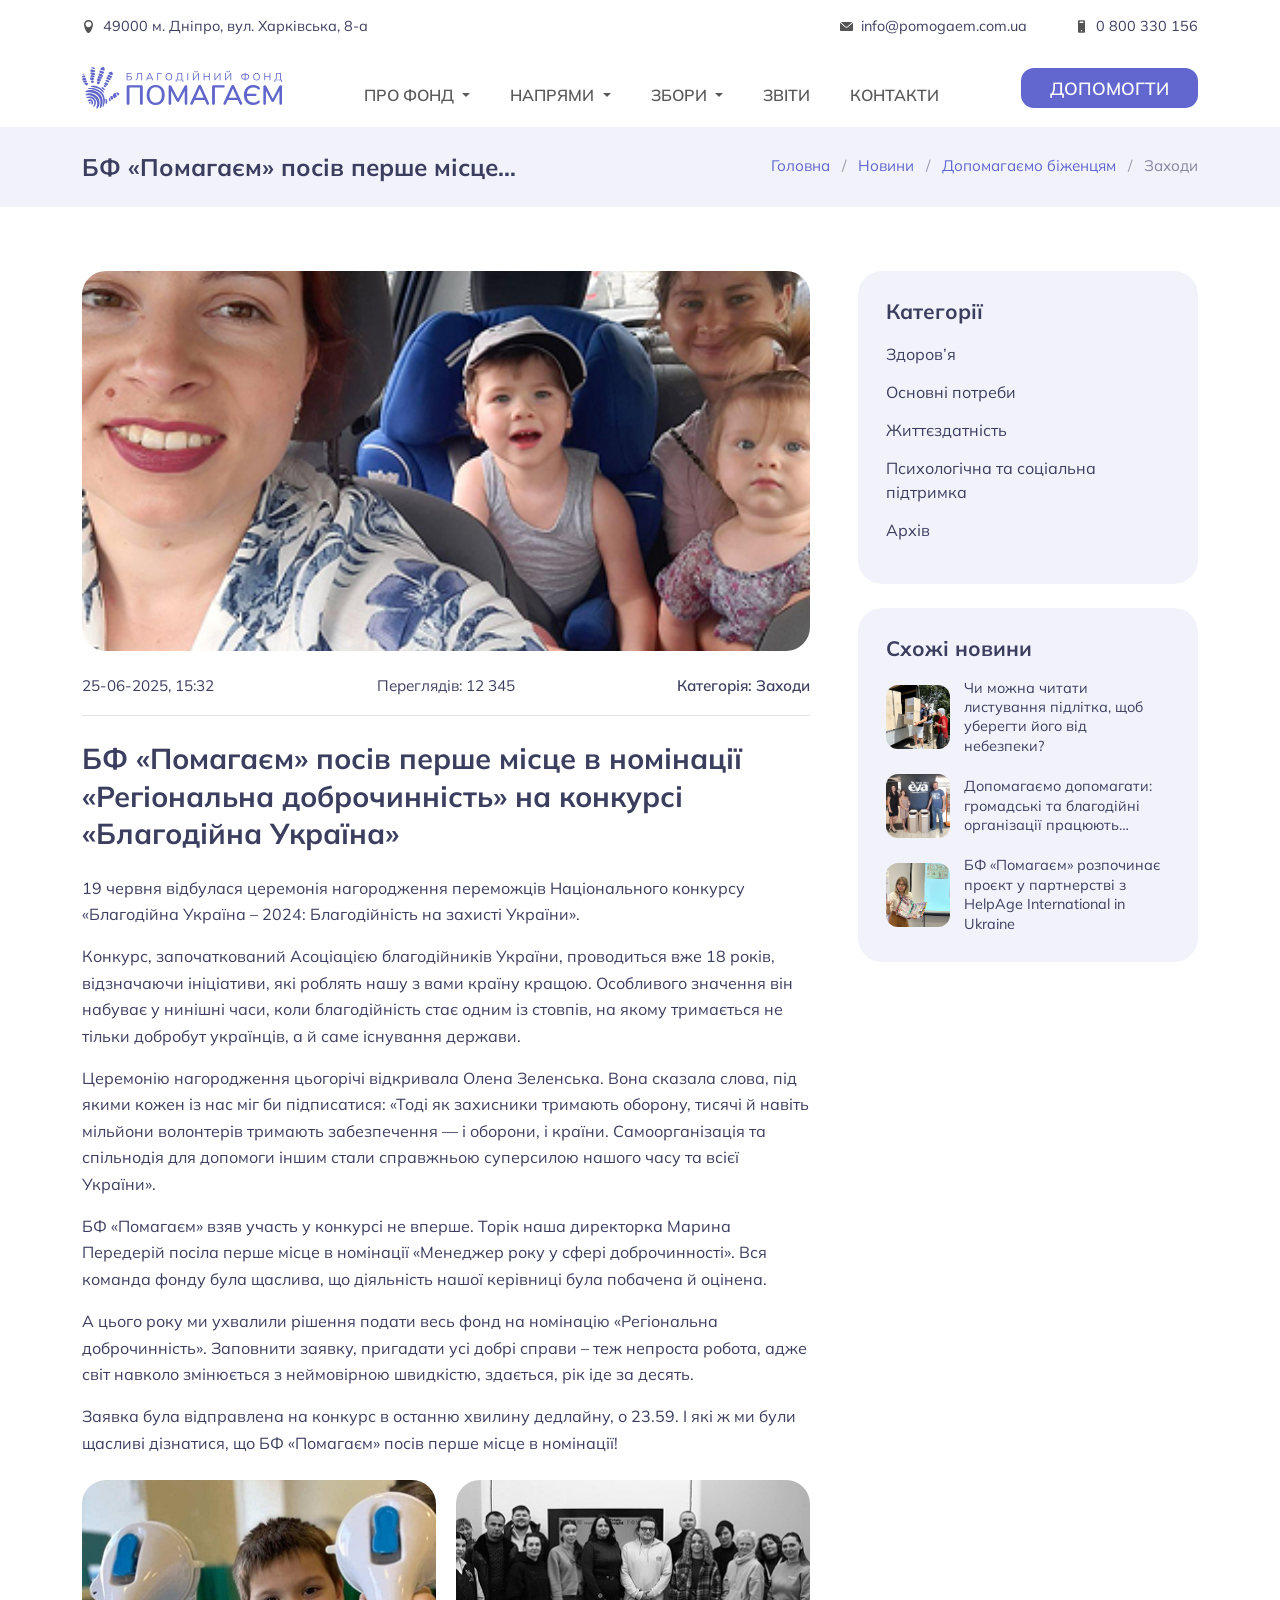
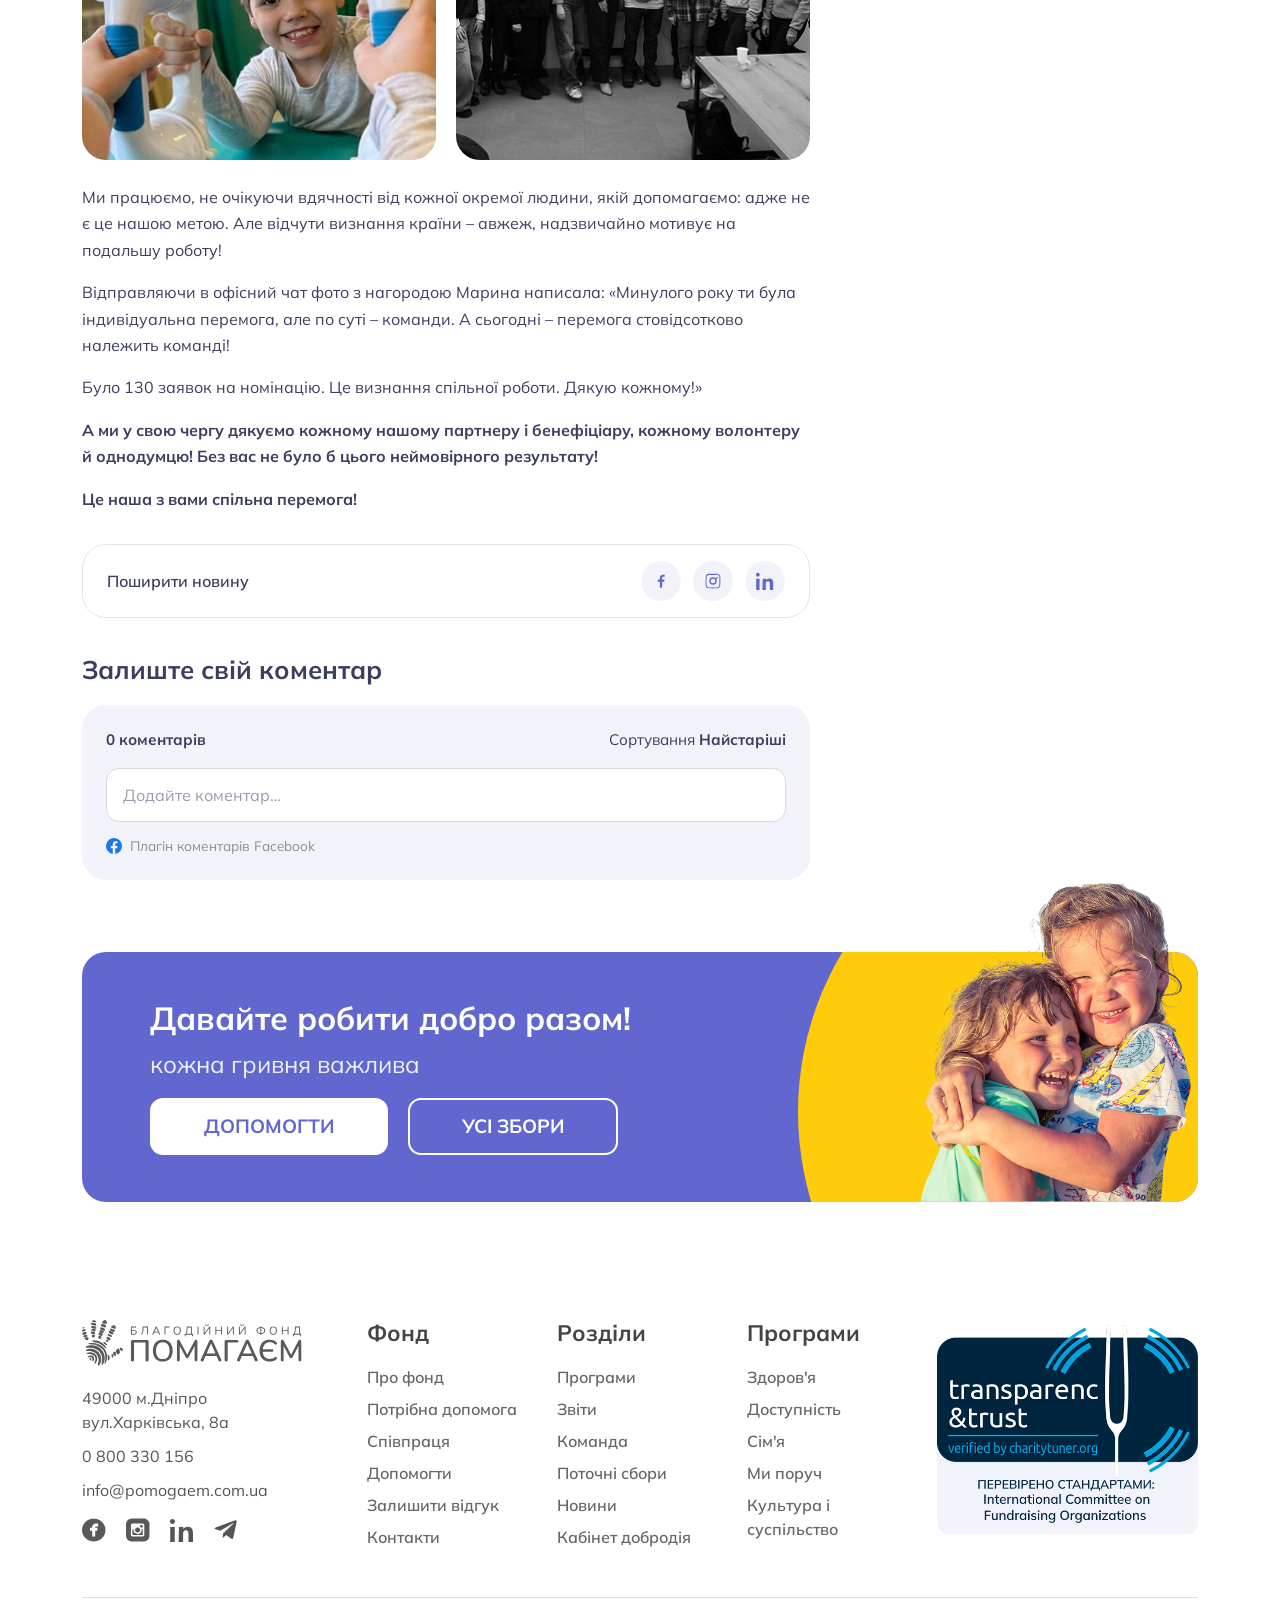
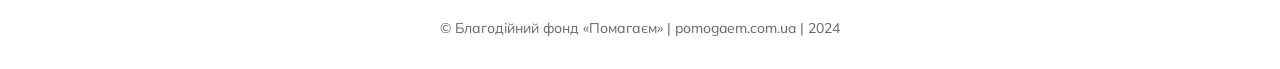
<file: novyna.html>
<!doctype html>
<html lang="uk">

<head>
    <meta charset="utf-8">
    <meta name="viewport" content="width=device-width, initial-scale=1">
    <meta name="description"
        content="БФ «Помагаєм» посів перше місце в номінації «Регіональна доброчинність» на конкурсі «Благодійна Україна».">
    <title>БФ «Помагаєм» посів перше місце — Благодійний фонд «Помагаєм»</title>
    <link href="./assets/css/bootstrap.min.css" rel="stylesheet">
    <meta name="theme-color" content="#6167CE" />
    <link rel="icon" type="image/x-icon" href="assets/img/icons/favicon.svg" />

    <link href="./assets/css/style.css" rel="stylesheet">
    <link href="./assets/css/swiper-bundle.min.css" rel="stylesheet">
</head>

<body>

    <div class="container">
        <div class="row">
            <div class="col-lg-12 ">
                <div class="top_bar pb-3">
                    <a href="/" class="top_bar_link">
                        <img src="assets/img/icons/icon_top_location.svg"
                            alt="Значок у вигляді шпильки, що позначає адресу офісу благодійного фонду">
                        49000 м. Дніпро, вул. Харківська, 8-а
                    </a>
                    <div class="top_bar_right d-lg-flex gap-5">
                        <a href="mailto:info@pomogaem.com.ua" class="top_bar_link">
                            <img src="assets/img/icons/icon_top_letter.svg"
                                alt="Значок конверта, що позначає контактну адресу електронної пошти">
                            info@pomogaem.com.ua
                        </a>
                        <a href="tel:0800330156" class="top_bar_link ">
                            <img src="assets/img/icons/icon_top_phone.svg"
                                alt="Phone icon indicating contact telephone number">
                            0 800 330 156
                        </a>
                    </div>
                </div>
            </div>
            <div class="col-lg-12 ">
                <nav class="navbar navbar-expand-lg mb-1">
                    <a class="navbar-brand col-lg-3 me-0 p-0" href="index.html">
                        <img src="./assets/img/brand/logo_top.svg" alt="Логотип БФ «Помагаєм»">
                    </a>
                    <button class="navbar-toggler" type="button" data-bs-toggle="collapse"
                        data-bs-target="#navbarsExample11" aria-controls="navbarsExample11" aria-expanded="false"
                        aria-label="Toggle navigation"> <span class="navbar-toggler-icon"></span>
                    </button>
                    <div class="collapse navbar-collapse d-lg-flex justify-content-lg-between" id="navbarsExample11">
                        <button type="button" class="mobile-menu-close d-lg-none" data-bs-toggle="collapse"
                            data-bs-target="#navbarsExample11" aria-label="Закрити меню">&times;</button>
                        <a class="mobile-menu-logo d-lg-none" href="index.html">
                            <img src="./assets/img/brand/logo_top.svg" alt="Помагаєм">
                        </a>
                        <ul class="navbar-nav col-lg-6 gap-4 justify-content-lg-center">

                            <li class="nav-item dropdown">
                                <a class="nav-link dropdown-toggle" href="#" data-bs-toggle="dropdown"
                                    aria-expanded="false">
                                    про фонд
                                </a>
                                <ul class="dropdown-menu">
                                    <li><a class="dropdown-item" href="about.html">Про нас</a></li>
                                    <li><a class="dropdown-item" href="istoria.html">Історія фонду</a></li>
                                    <li><a class="dropdown-item" href="#">Команда</a></li>
                                    <li><a class="dropdown-item" href="#">Засновники</a></li>
                                    <li><a class="dropdown-item" href="#">Варіанти співпраці</a></li>
                                    <li><a class="dropdown-item" href="#">Партнери</a></li>
                                    <li><a class="dropdown-item" href="#">Історії підтримки</a></li>
                                    <li><a class="dropdown-item" href="novyna.html">Новини</a></li>
                                    <li><a class="dropdown-item" href="#">ЗМІ про нас</a></li>
                                    <li><a class="dropdown-item" href="#">Відзнаки</a></li>
                                    <li><a class="dropdown-item" href="vakansii.html">Вакансії</a></li>
                                    <li><a class="dropdown-item" href="#">Тендери</a></li>
                                    <li><a class="dropdown-item" href="#">Отримати допомогу</a></li>
                                </ul>
                            </li>

                            <li class="nav-item mega-dropdown">
                                <a class="nav-link dropdown-toggle" href="#" id="programsDropdown">
                                    напрями
                                </a>

                                <div class="mega-menu">
                                    <div class="container">
                                        <div class="row g-4">
                                            <div class="col-lg-3">
                                                <div class="menu-column">
                                                    <h3 class="menu-column-title">ЗДОРОВ'Я
                                                        <img src="assets/img/icons/icon_mega_med.svg" alt="">
                                                    </h3>
                                                    <ul class="menu-column-list">
                                                        <li><a href="#" class="menu-link">Допомога лікарням</a></li>
                                                        <li><a href="#" class="menu-link">Допомога дітям</a></li>
                                                        <li><a href="#" class="menu-link">Допомога дорослим</a></li>
                                                        <li><a href="#" class="menu-link">Іоаннів центр</a></li>
                                                        <li><a href="#" class="menu-link">Мобільна паліативна <br>
                                                                бригада</a></li>
                                                    </ul>
                                                </div>
                                            </div>

                                            <div class="col-lg-3">
                                                <div class="menu-column">
                                                    <h3 class="menu-column-title">ОСНОВНІ ПОТРЕБИ
                                                        <img src="assets/img/icons/icon_mega_potreb.svg" alt="">
                                                    </h3>
                                                    <ul class="menu-column-list">
                                                        <li><a href="#" class="menu-link">Шелтер</a></li>
                                                        <li><a href="#" class="menu-link">Відновлення житла</a></li>
                                                        <li><a href="#" class="menu-link">Гаряча евакуація</a></li>
                                                        <li><a href="#" class="menu-link">Холодна евакуація</a></li>
                                                        <li><a href="#" class="menu-link">Гуманітарний хаб</a></li>
                                                        <li><a href="#" class="menu-link">Мобільний хаб</a></li>
                                                    </ul>
                                                </div>
                                            </div>

                                            <div class="col-lg-3">
                                                <div class="menu-column">
                                                    <h3 class="menu-column-title">ЖИТТЄЗДАТНІСТЬ
                                                        <img src="assets/img/icons/icon_mega_life.svg" alt="">
                                                    </h3>
                                                    <ul class="menu-column-list">
                                                        <li><a href="#" class="menu-link">Кейс-менеджмент</a></li>
                                                        <li><a href="#" class="menu-link">Доступність</a></li>
                                                        <li><a href="#" class="menu-link">Ми поруч</a></li>
                                                        <li><a href="#" class="menu-link">Пані Патронеса</a></li>
                                                        <li><a href="#" class="menu-link">Захист дитини</a></li>
                                                    </ul>
                                                </div>
                                            </div>

                                            <div class="col-lg-3">
                                                <div class="menu-column">
                                                    <h3 class="menu-column-title">ПСИХО-СОЦІАЛЬНА
                                                        <img src="assets/img/icons/icon_mega_psycho.svg" alt="">
                                                    </h3>
                                                    <ul class="menu-column-list">
                                                        <li><a href="#" class="menu-link">Культура і суспільство</a>
                                                        </li>
                                                        <li><a href="#" class="menu-link">Доктор Клоун</a></li>
                                                        <li><a href="#" class="menu-link">Арт-терапія</a></li>
                                                    </ul>
                                                </div>
                                            </div>
                                        </div>
                                    </div>
                                </div>
                            </li>

                            <li class="nav-item dropdown">
                                <a class="nav-link dropdown-toggle" href="#" data-bs-toggle="dropdown"
                                    aria-expanded="false">
                                    збори
                                </a>
                                <ul class="dropdown-menu">
                                    <li><a class="dropdown-item" href="#">Здоров’я</a></li>
                                    <li><a class="dropdown-item" href="#">Основні потреби</a></li>
                                    <li><a class="dropdown-item" href="#">Життєздатність</a></li>
                                    <li><a class="dropdown-item" href="#">Психологічна та <br /> соціальна підтримка</a>
                                    </li>
                                    <li><a class="dropdown-item" href="#">Термінові збори</a></li>
                                    <li><a class="dropdown-item" href="#">Архів</a></li>
                                </ul>
                            </li>
                            <li class="nav-item"> <a class="nav-link" href="zvitnist.html">звіти</a> </li>
                            <li class="nav-item"> <a class="nav-link" href="#">контакти</a> </li>
                        </ul>
                        <div class="d-lg-flex col-lg-3 justify-content-lg-end">
                            <a href="dopomogty.html" class="button-rain btn btn-primary gradient-text">ДОПОМОГТИ</a>
                        </div>

                        <div class="mobile-menu-extra d-lg-none">
                            <div class="mobile-menu-contacts">
                                <p>49000 м.Дніпро, вул.Харківська, 8а</p>
                                <p><a href="tel:0800330156">0 800 330 156</a></p>
                                <p><a href="mailto:info@pomogaem.com.ua">info@pomogaem.com.ua</a></p>
                            </div>
                            <div class="mobile-menu-social">
                                <a href="#" class="social-icon" aria-label="Facebook">
                                    <svg xmlns="http://www.w3.org/2000/svg" width="21" height="20" fill="none"
                                        viewBox="0 0 21 20">
                                        <path fill="#595959"
                                            d="M10.26 0c1.42 0 2.755.262 4.004.787a10.418 10.418 0 0 1 3.27 2.145c.93.906 1.665 1.963 2.204 3.17a9.43 9.43 0 0 1 .808 3.886c0 1.383-.27 2.682-.808 3.898a10.112 10.112 0 0 1-2.204 3.182 10.41 10.41 0 0 1-3.27 2.145 10.234 10.234 0 0 1-4.003.787c-1.42 0-2.751-.262-3.992-.787a10.454 10.454 0 0 1-3.257-2.145 10.112 10.112 0 0 1-2.204-3.182A9.512 9.512 0 0 1 0 9.988C0 8.605.27 7.31.808 6.103a10.151 10.151 0 0 1 2.204-3.17A10.456 10.456 0 0 1 6.27.786C7.509.262 8.84 0 10.261 0Zm3.87 4.362h-2.18a3.15 3.15 0 0 0-2.118.787 2.59 2.59 0 0 0-.624.81c-.147.302-.22.604-.22.906V8.13H7.052v2.479h1.934v5.006h2.572v-5.006h1.91v-2.48h-1.91v-.643c0-.19.077-.342.232-.453.155-.111.29-.167.404-.167h1.935V4.362Z" />
                                    </svg>
                                </a>
                                <a href="#" class="social-icon" aria-label="Instagram">
                                    <svg xmlns="http://www.w3.org/2000/svg" width="21" height="20" fill="none"
                                        viewBox="0 0 21 20">
                                        <path fill="#595959"
                                            d="M13.746 10.012c0-.27-.04-.566-.123-.884h1.031v4.827a.395.395 0 0 1-.135.31.48.48 0 0 1-.331.12H6.112a.438.438 0 0 1-.319-.12.414.414 0 0 1-.123-.31V9.128h1.007a3.571 3.571 0 0 0-.123.884c0 .478.094.932.282 1.362.188.43.446.8.774 1.111a3.736 3.736 0 0 0 2.552 1.016c.491 0 .958-.092 1.4-.275.441-.183.822-.43 1.141-.74a3.46 3.46 0 0 0 .76-1.112c.19-.43.283-.884.283-1.362Zm-3.584 2.174c-.31 0-.605-.055-.883-.167a2.165 2.165 0 0 1-1.203-1.159 2.1 2.1 0 0 1-.172-.848 2.185 2.185 0 0 1 .65-1.565c.205-.2.446-.355.725-.466.278-.112.572-.167.883-.167a2.23 2.23 0 0 1 1.583.633 2.184 2.184 0 0 1 .65 1.565 2.09 2.09 0 0 1-.17.848 2.164 2.164 0 0 1-.48.693 2.23 2.23 0 0 1-1.583.633Zm4.026-6.547a.48.48 0 0 1 .331.12c.09.08.135.183.135.31v1.315a.395.395 0 0 1-.135.31.48.48 0 0 1-.331.12h-1.35a.438.438 0 0 1-.32-.12.414.414 0 0 1-.122-.31V6.069c0-.127.041-.23.123-.31a.438.438 0 0 1 .319-.12h1.35ZM15.391 0c.704 0 1.37.131 2 .394.63.263 1.179.622 1.645 1.076.466.454.835.983 1.105 1.589.27.605.405 1.25.405 1.935v9.988c0 .685-.135 1.334-.405 1.948a5.049 5.049 0 0 1-1.105 1.6 5.202 5.202 0 0 1-1.645 1.076 5.143 5.143 0 0 1-2 .394H5.13a5.053 5.053 0 0 1-1.989-.394A5.24 5.24 0 0 1 1.51 18.53a5.05 5.05 0 0 1-1.105-1.6A4.78 4.78 0 0 1 0 14.982V4.994c0-.685.135-1.33.405-1.935a5.088 5.088 0 0 1 1.105-1.59A5.24 5.24 0 0 1 3.142.395 5.054 5.054 0 0 1 5.13 0h10.26Zm.614 5.64c0-.367-.131-.678-.393-.933a1.321 1.321 0 0 0-.958-.382H5.67a1.32 1.32 0 0 0-.957.382 1.251 1.251 0 0 0-.393.932v8.746c0 .366.131.677.393.932s.58.382.957.382h8.984c.377 0 .696-.127.958-.382s.393-.566.393-.932V5.639Z" />
                                    </svg>
                                </a>
                                <a href="#" class="social-icon" aria-label="LinkedIn">
                                    <svg viewBox="0 0 24 24">
                                        <path fill="currentColor"
                                            d="M4.98 3.5C4.98 4.88 3.87 6 2.49 6S0 4.88 0 3.5 1.11 1 2.49 1s2.49 1.12 2.49 2.5zM.24 8.98h4.5V24H.24zM8.98 8.98h4.32v2.05h.06c.6-1.13 2.06-2.32 4.24-2.32 4.54 0 5.38 2.99 5.38 6.87V24h-4.5v-7.54c0-1.8-.03-4.11-2.5-4.11-2.5 0-2.88 1.95-2.88 3.97V24h-4.5z" />
                                    </svg>
                                </a>
                                <a href="#" class="social-icon" aria-label="Telegram">
                                    <svg viewBox="0 0 24 24">
                                        <path fill="currentColor"
                                            d="M9.04 15.47l-.38 4.38c.54 0 .77-.23 1.04-.51l2.5-2.39 5.18 3.79c.95.52 1.62.25 1.87-.88l3.39-15.9h.01c.31-1.44-.52-2-1.45-1.65L1.63 9.57C.24 10.1.26 10.9 1.39 11.24l4.88 1.52L18.6 5.46c.58-.36 1.11-.16.68.22" />
                                    </svg>
                                </a>
                            </div>
                        </div>
                    </div>
                </nav>
            </div>
        </div>
    </div>


    <!-- Хлібні крихти -->
    <div class="page-bar">
        <div class="container">
            <div class="page-bar-inner">
                <span class="page-bar-title page-bar-title--long"
                    title="БФ «Помагаєм» посів перше місце…">БФ «Помагаєм» посів перше місце…</span>
                <nav class="page-breadcrumbs" aria-label="breadcrumb">
                    <a href="index.html">Головна</a>
                    <span class="sep">/</span>
                    <a href="#">Новини</a>
                    <span class="sep">/</span>
                    <a href="#">Допомагаємо біженцям</a>
                    <span class="sep">/</span>
                    <span class="current">Заходи</span>
                </nav>
            </div>
        </div>
    </div>


    <main>
        <section class="container py-4">
            <div class="row g-5">

                <!-- Стаття -->
                <div class="col-lg-8">
                    <article class="article">
                        <img src="assets/img/news/news_01.jpg" class="article-hero" alt="Церемонія нагородження">

                        <div class="article-meta">
                            <span class="article-date">25-06-2025, 15:32</span>
                            <span class="article-views">Переглядів: 12 345</span>
                            <span class="cat">Категорія: Заходи</span>
                        </div>

                        <h1 class="article-title">БФ «Помагаєм» посів перше місце в номінації «Регіональна
                            доброчинність» на конкурсі «Благодійна Україна»</h1>

                        <div class="article-body">
                            <p>19 червня відбулася церемонія нагородження переможців Національного конкурсу «Благодійна
                                Україна – 2024: Благодійність на захисті України».</p>

                            <p>Конкурс, започаткований Асоціацією благодійників України, проводиться вже 18 років,
                                відзначаючи ініціативи, які роблять нашу з вами країну кращою. Особливого значення він
                                набуває у нинішні часи, коли благодійність стає одним із стовпів, на якому тримається не
                                тільки добробут українців, а й саме існування держави.</p>

                            <p>Церемонію нагородження цьогорічі відкривала Олена Зеленська. Вона сказала слова, під якими
                                кожен із нас міг би підписатися: «Тоді як захисники тримають оборону, тисячі й навіть
                                мільйони волонтерів тримають забезпечення — і оборони, і країни. Самоорганізація та
                                спільнодія для допомоги іншим стали справжньою суперсилою нашого часу та всієї України».
                            </p>

                            <p>БФ «Помагаєм» взяв участь у конкурсі не вперше. Торік наша директорка Марина Передерій
                                посіла перше місце в номінації «Менеджер року у сфері доброчинності». Вся команда фонду
                                була щаслива, що діяльність нашої керівниці була побачена й оцінена.</p>

                            <p>А цього року ми ухвалили рішення подати весь фонд на номінацію «Регіональна
                                доброчинність». Заповнити заявку, пригадати усі добрі справи – теж непроста робота, адже
                                світ навколо змінюється з неймовірною швидкістю, здається, рік іде за десять.</p>

                            <p>Заявка була відправлена на конкурс в останню хвилину дедлайну, о 23.59. І які ж ми були
                                щасливі дізнатися, що БФ «Помагаєм» посів перше місце в номінації!</p>

                            <div class="article-images">
                                <img src="assets/img/news/news_02.jpg" alt="">
                                <img src="assets/img/news/news_03.jpg" alt="">
                            </div>

                            <p>Ми працюємо, не очікуючи вдячності від кожної окремої людини, якій допомагаємо: адже не є
                                це нашою метою. Але відчути визнання країни – авжеж, надзвичайно мотивує на подальшу
                                роботу!</p>

                            <p>Відправляючи в офісний чат фото з нагородою Марина написала: «Минулого року ти була
                                індивідуальна перемога, але по суті – команди. А сьогодні – перемога стовідсотково
                                належить команді!</p>

                            <p>Було 130 заявок на номінацію. Це визнання спільної роботи. Дякую кожному!»</p>

                            <p class="lead-bold">А ми у свою чергу дякуємо кожному нашому партнеру і бенефіціару, кожному
                                волонтеру й однодумцю! Без вас не було б цього неймовірного результату!</p>

                            <p class="lead-bold">Це наша з вами спільна перемога!</p>
                        </div>

                        <!-- Поширити -->
                        <div class="share-bar">
                            <span class="share-label">Поширити новину</span>
                            <div class="share-icons">
                                <a href="#" aria-label="Facebook">
                                    <svg viewBox="0 0 24 24" width="18" height="18">
                                        <path fill="currentColor"
                                            d="M13.5 21v-8h2.7l.4-3.1h-3.1V7.9c0-.9.25-1.5 1.55-1.5H17V3.6c-.3 0-1.3-.1-2.45-.1-2.4 0-4.05 1.47-4.05 4.17V9.9H7.8V13h2.7v8h3Z" />
                                    </svg>
                                </a>
                                <a href="#" aria-label="Instagram">
                                    <svg viewBox="0 0 24 24" width="18" height="18">
                                        <path fill="currentColor"
                                            d="M12 2.2c3.2 0 3.6 0 4.85.07 1.17.05 1.8.25 2.23.41.56.22.96.48 1.38.9.42.42.68.82.9 1.38.16.42.36 1.06.41 2.23.06 1.27.07 1.65.07 4.85s0 3.58-.07 4.85c-.05 1.17-.25 1.8-.41 2.23-.22.56-.48.96-.9 1.38-.42.42-.82.68-1.38.9-.42.16-1.06.36-2.23.41-1.27.06-1.65.07-4.85.07s-3.58 0-4.85-.07c-1.17-.05-1.8-.25-2.23-.41a3.7 3.7 0 0 1-1.38-.9 3.7 3.7 0 0 1-.9-1.38c-.16-.42-.36-1.06-.41-2.23C2.21 15.58 2.2 15.2 2.2 12s0-3.58.07-4.85c.05-1.17.25-1.8.41-2.23.22-.56.48-.96.9-1.38.42-.42.82-.68 1.38-.9.42-.16 1.06-.36 2.23-.41C8.42 2.21 8.8 2.2 12 2.2Zm0 1.8c-3.15 0-3.5 0-4.74.07-.9.04-1.38.19-1.7.31-.43.17-.74.37-1.06.69-.32.32-.52.63-.69 1.06-.12.32-.27.8-.31 1.7C3.43 8.5 3.42 8.85 3.42 12s0 3.5.07 4.74c.04.9.19 1.38.31 1.7.17.43.37.74.69 1.06.32.32.63.52 1.06.69.32.12.8.27 1.7.31 1.24.07 1.59.07 4.74.07s3.5 0 4.74-.07c.9-.04 1.38-.19 1.7-.31.43-.17.74-.37 1.06-.69.32-.32.52-.63.69-1.06.12-.32.27-.8.31-1.7.07-1.24.07-1.59.07-4.74s0-3.5-.07-4.74c-.04-.9-.19-1.38-.31-1.7a2.86 2.86 0 0 0-.69-1.06 2.86 2.86 0 0 0-1.06-.69c-.32-.12-.8-.27-1.7-.31C15.5 4 15.15 4 12 4Zm0 3.06A4.94 4.94 0 1 1 12 17a4.94 4.94 0 0 1 0-9.94Zm0 1.8a3.14 3.14 0 1 0 0 6.28 3.14 3.14 0 0 0 0-6.28Zm5.14-2.04a1.15 1.15 0 1 1 0 2.3 1.15 1.15 0 0 1 0-2.3Z" />
                                    </svg>
                                </a>
                                <a href="#" aria-label="LinkedIn">
                                    <svg viewBox="0 0 24 24" width="18" height="18">
                                        <path fill="currentColor"
                                            d="M4.98 3.5C4.98 4.88 3.87 6 2.49 6S0 4.88 0 3.5 1.11 1 2.49 1s2.49 1.12 2.49 2.5zM.24 8.98h4.5V24H.24zM8.98 8.98h4.32v2.05h.06c.6-1.13 2.06-2.32 4.24-2.32 4.54 0 5.38 2.99 5.38 6.87V24h-4.5v-7.54c0-1.8-.03-4.11-2.5-4.11-2.5 0-2.88 1.95-2.88 3.97V24h-4.5z" />
                                    </svg>
                                </a>
                            </div>
                        </div>

                        <!-- Коментарі -->
                        <h2 class="comment-title">Залиште свій коментар</h2>
                        <div class="comment-box">
                            <div class="comment-box-head">
                                <span class="comment-count">0 коментарів</span>
                                <span class="comment-sort">Сортування <strong>Найстаріші</strong></span>
                            </div>
                            <div class="comment-input">Додайте коментар…</div>
                            <div class="comment-plugin">
                                <svg viewBox="0 0 24 24" width="16" height="16">
                                    <path fill="#1877F2"
                                        d="M24 12a12 12 0 1 0-13.875 11.85v-8.38H7.08V12h3.045V9.36c0-3 1.79-4.67 4.53-4.67 1.31 0 2.68.235 2.68.235v2.95h-1.51c-1.49 0-1.955.925-1.955 1.875V12h3.33l-.532 3.47h-2.798v8.38A12 12 0 0 0 24 12Z" />
                                </svg>
                                Плагін коментарів Facebook
                            </div>
                        </div>
                    </article>
                </div>


                <!-- Сайдбар -->
                <aside class="col-lg-4">
                    <div class="sidebar-box">
                        <h3 class="sidebar-title">Категорії</h3>
                        <ul class="sidebar-cats">
                            <li><a href="#">Здоров’я</a></li>
                            <li><a href="#">Основні потреби</a></li>
                            <li><a href="#">Життєздатність</a></li>
                            <li><a href="#">Психологічна та соціальна підтримка</a></li>
                            <li><a href="#">Архів</a></li>
                        </ul>
                    </div>

                    <div class="sidebar-box">
                        <h3 class="sidebar-title">Схожі новини</h3>
                        <a href="#" class="related-item">
                            <img src="assets/img/news/news_04.jpg" alt="">
                            <span class="related-text">Чи можна читати листування підлітка, щоб уберегти його від
                                небезпеки?</span>
                        </a>
                        <a href="#" class="related-item">
                            <img src="assets/img/news/news_05.jpg" alt="">
                            <span class="related-text">Допомагаємо допомагати: громадські та благодійні організації
                                працюють…</span>
                        </a>
                        <a href="#" class="related-item">
                            <img src="assets/img/news/news_06.jpg" alt="">
                            <span class="related-text">БФ «Помагаєм» розпочинає проєкт у партнерстві з HelpAge
                                International in Ukraine</span>
                        </a>
                    </div>
                </aside>

            </div>
        </section>


        <!-- CTA: робити добро разом -->
        <section class="donate-cta container my-5">
            <div class="donate-card">
                <div class="donate-bg"></div>
                <div class="row align-items-center position-relative">
                    <div class="col-lg-7 donate-content">
                        <h2 class="donate-title">Давайте робити добро разом!</h2>
                        <p class="donate-subtitle">кожна гривня важлива</p>
                        <div class="donate-buttons">
                            <a href="dopomogty.html" class="btn btn-donate-main">ДОПОМОГТИ</a>
                            <a href="#" class="btn btn-donate-outline">УСІ ЗБОРИ</a>
                        </div>
                    </div>
                    <div class="col-lg-5 donate-image-col">
                        <img src="assets/img/children.png" class="donate-img" alt="">
                    </div>
                </div>
            </div>
        </section>
    </main>


    <footer class="site-footer ">
        <div class="container">
            <div class="row footer-top">
                <div class="col-lg-3 col-md-3 footer-info">
                    <img src="assets/img/brand/logo_footer.svg" class="footer-logo" alt="Помагаєм">
                    <div class="footer-contact">
                        <p>49000 м.Дніпро<br>
                            вул.Харківська, 8а</p>
                        <p>0 800 330 156</p>
                        <p>info@pomogaem.com.ua</p>
                    </div>
                    <div class="footer-social">
                        <a href="#" class="social-icon" aria-label="Facebook">
                            <svg xmlns="http://www.w3.org/2000/svg" width="21" height="20" fill="none"
                                viewBox="0 0 21 20">
                                <path fill="#595959"
                                    d="M10.26 0c1.42 0 2.755.262 4.004.787a10.418 10.418 0 0 1 3.27 2.145c.93.906 1.665 1.963 2.204 3.17a9.43 9.43 0 0 1 .808 3.886c0 1.383-.27 2.682-.808 3.898a10.112 10.112 0 0 1-2.204 3.182 10.41 10.41 0 0 1-3.27 2.145 10.234 10.234 0 0 1-4.003.787c-1.42 0-2.751-.262-3.992-.787a10.454 10.454 0 0 1-3.257-2.145 10.112 10.112 0 0 1-2.204-3.182A9.512 9.512 0 0 1 0 9.988C0 8.605.27 7.31.808 6.103a10.151 10.151 0 0 1 2.204-3.17A10.456 10.456 0 0 1 6.27.786C7.509.262 8.84 0 10.261 0Zm3.87 4.362h-2.18a3.15 3.15 0 0 0-2.118.787 2.59 2.59 0 0 0-.624.81c-.147.302-.22.604-.22.906V8.13H7.052v2.479h1.934v5.006h2.572v-5.006h1.91v-2.48h-1.91v-.643c0-.19.077-.342.232-.453.155-.111.29-.167.404-.167h1.935V4.362Z" />
                            </svg>
                        </a>
                        <a href="#" class="social-icon" aria-label="Instagram">
                            <svg xmlns="http://www.w3.org/2000/svg" width="21" height="20" fill="none"
                                viewBox="0 0 21 20">
                                <path fill="#595959"
                                    d="M13.746 10.012c0-.27-.04-.566-.123-.884h1.031v4.827a.395.395 0 0 1-.135.31.48.48 0 0 1-.331.12H6.112a.438.438 0 0 1-.319-.12.414.414 0 0 1-.123-.31V9.128h1.007a3.571 3.571 0 0 0-.123.884c0 .478.094.932.282 1.362.188.43.446.8.774 1.111a3.736 3.736 0 0 0 2.552 1.016c.491 0 .958-.092 1.4-.275.441-.183.822-.43 1.141-.74a3.46 3.46 0 0 0 .76-1.112c.19-.43.283-.884.283-1.362Zm-3.584 2.174c-.31 0-.605-.055-.883-.167a2.165 2.165 0 0 1-1.203-1.159 2.1 2.1 0 0 1-.172-.848 2.185 2.185 0 0 1 .65-1.565c.205-.2.446-.355.725-.466.278-.112.572-.167.883-.167a2.23 2.23 0 0 1 1.583.633 2.184 2.184 0 0 1 .65 1.565 2.09 2.09 0 0 1-.17.848 2.164 2.164 0 0 1-.48.693 2.23 2.23 0 0 1-1.583.633Zm4.026-6.547a.48.48 0 0 1 .331.12c.09.08.135.183.135.31v1.315a.395.395 0 0 1-.135.31.48.48 0 0 1-.331.12h-1.35a.438.438 0 0 1-.32-.12.414.414 0 0 1-.122-.31V6.069c0-.127.041-.23.123-.31a.438.438 0 0 1 .319-.12h1.35ZM15.391 0c.704 0 1.37.131 2 .394.63.263 1.179.622 1.645 1.076.466.454.835.983 1.105 1.589.27.605.405 1.25.405 1.935v9.988c0 .685-.135 1.334-.405 1.948a5.049 5.049 0 0 1-1.105 1.6 5.202 5.202 0 0 1-1.645 1.076 5.143 5.143 0 0 1-2 .394H5.13a5.053 5.053 0 0 1-1.989-.394A5.24 5.24 0 0 1 1.51 18.53a5.05 5.05 0 0 1-1.105-1.6A4.78 4.78 0 0 1 0 14.982V4.994c0-.685.135-1.33.405-1.935a5.088 5.088 0 0 1 1.105-1.59A5.24 5.24 0 0 1 3.142.395 5.054 5.054 0 0 1 5.13 0h10.26Zm.614 5.64c0-.367-.131-.678-.393-.933a1.321 1.321 0 0 0-.958-.382H5.67a1.32 1.32 0 0 0-.957.382 1.251 1.251 0 0 0-.393.932v8.746c0 .366.131.677.393.932s.58.382.957.382h8.984c.377 0 .696-.127.958-.382s.393-.566.393-.932V5.639Z" />
                            </svg>
                        </a>
                        <a href="#" class="social-icon" aria-label="LinkedIn">
                            <svg viewBox="0 0 24 24">
                                <path fill="currentColor"
                                    d="M4.98 3.5C4.98 4.88 3.87 6 2.49 6S0 4.88 0 3.5 1.11 1 2.49 1s2.49 1.12 2.49 2.5zM.24 8.98h4.5V24H.24zM8.98 8.98h4.32v2.05h.06c.6-1.13 2.06-2.32 4.24-2.32 4.54 0 5.38 2.99 5.38 6.87V24h-4.5v-7.54c0-1.8-.03-4.11-2.5-4.11-2.5 0-2.88 1.95-2.88 3.97V24h-4.5z" />
                            </svg>
                        </a>
                        <a href="#" class="social-icon" aria-label="Telegram">
                            <svg viewBox="0 0 24 24">
                                <path fill="currentColor"
                                    d="M9.04 15.47l-.38 4.38c.54 0 .77-.23 1.04-.51l2.5-2.39 5.18 3.79c.95.52 1.62.25 1.87-.88l3.39-15.9h.01c.31-1.44-.52-2-1.45-1.65L1.63 9.57C.24 10.1.26 10.9 1.39 11.24l4.88 1.52L18.6 5.46c.58-.36 1.11-.16.68.22" />
                            </svg>
                        </a>
                    </div>
                </div>

                <div class="col-lg-2 col-md-3 footer-col">
                    <h4>Фонд</h4>
                    <ul>
                        <li><a href="about.html">Про фонд</a></li>
                        <li><a href="#">Потрібна допомога</a></li>
                        <li><a href="#">Співпраця</a></li>
                        <li><a href="dopomogty.html">Допомогти</a></li>
                        <li><a href="#">Залишити відгук</a></li>
                        <li><a href="#">Контакти</a></li>
                    </ul>
                </div>
                <div class="col-lg-2 col-md-3 footer-col">
                    <h4>Розділи</h4>
                    <ul>
                        <li><a href="#">Програми</a></li>
                        <li><a href="zvitnist.html">Звіти</a></li>
                        <li><a href="#">Команда</a></li>
                        <li><a href="#">Поточні сбори</a></li>
                        <li><a href="novyna.html">Новини</a></li>
                        <li><a href="#">Кабінет добродія</a></li>
                    </ul>
                </div>
                <div class="col-lg-2 col-md-3 footer-col">
                    <h4>Програми</h4>
                    <ul>
                        <li><a href="#">Здоров'я</a></li>
                        <li><a href="#">Доступність</a></li>
                        <li><a href="#">Сім'я</a></li>
                        <li><a href="#">Ми поруч</a></li>
                        <li><a href="#">Культура і суспільство</a></li>
                    </ul>
                </div>
                <div class="col-lg-3 footer-cert">
                    <img src="assets/img/trust-badge.png" class="footer-badge w-100" alt="Transparency & Trust">
                </div>
            </div>
            <div class="footer-bottom">
                © Благодійний фонд «Помагаєм» | pomogaem.com.ua | 2024
            </div>
        </div>
    </footer>


    <script src="./assets/js/bootstrap.bundle.min.js"></script>
    <script>
        (function () {
            var menu = document.getElementById('navbarsExample11');
            if (menu) {
                menu.addEventListener('show.bs.collapse', function () { document.body.classList.add('menu-open'); });
                menu.addEventListener('hide.bs.collapse', function () { document.body.classList.remove('menu-open'); });
            }
        })();
    </script>

    <script>
        document.addEventListener('DOMContentLoaded', function () {
            const megaDropdown = document.querySelector('.mega-dropdown');
            const megaMenu = document.querySelector('.mega-menu');
            const allNavItems = document.querySelectorAll('.navbar-nav > li');
            let hideTimeout;
            let isVisible = false;

            if (megaDropdown && megaMenu) {
                const showMenu = () => {
                    clearTimeout(hideTimeout);
                    if (!isVisible) { isVisible = true; megaMenu.classList.add('visible'); }
                };
                const hideMenu = () => {
                    clearTimeout(hideTimeout);
                    hideTimeout = setTimeout(() => {
                        if (!megaMenu.matches(':hover') && !megaDropdown.matches(':hover')) {
                            isVisible = false; megaMenu.classList.remove('visible');
                        }
                    }, 200);
                };
                allNavItems.forEach(item => {
                    if (item !== megaDropdown) {
                        item.addEventListener('mouseenter', () => {
                            if (isVisible) { clearTimeout(hideTimeout); isVisible = false; megaMenu.classList.remove('visible'); }
                        });
                    }
                });
                megaDropdown.addEventListener('mouseenter', showMenu);
                megaDropdown.addEventListener('mouseleave', hideMenu);
                megaMenu.addEventListener('mouseenter', showMenu);
                megaMenu.addEventListener('mouseleave', hideMenu);

                if (window.innerWidth <= 991) {
                    const navLink = megaDropdown.querySelector('.nav-link');
                    navLink.addEventListener('click', (e) => {
                        e.preventDefault();
                        megaDropdown.classList.toggle('active');
                        if (megaDropdown.classList.contains('active')) {
                            megaMenu.classList.add('visible');
                            document.querySelectorAll('.nav-item.dropdown.show, .nav-item.dropdown.active').forEach(el => {
                                if (el !== megaDropdown) { el.classList.remove('show', 'active'); }
                            });
                        } else {
                            megaMenu.classList.remove('visible');
                        }
                    });
                }
            }
        });
    </script>

</body>

</html>
</file>
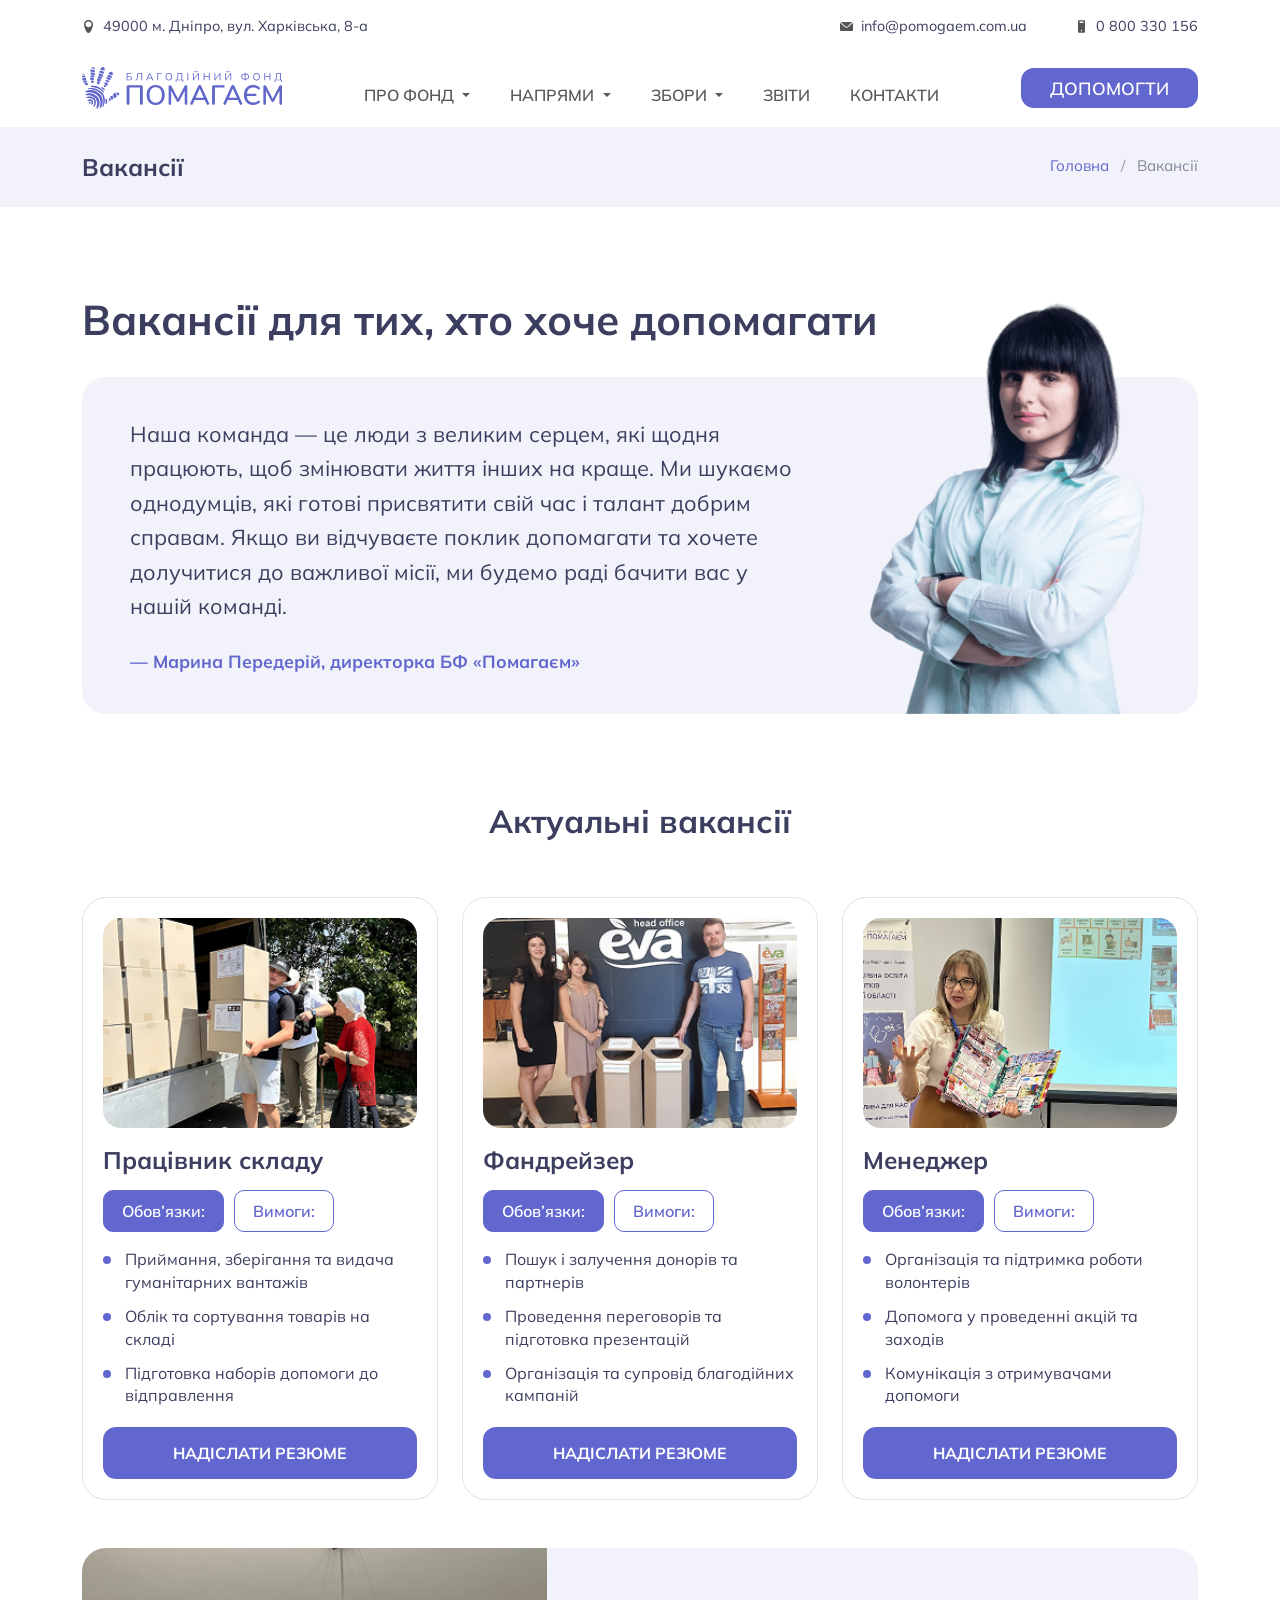
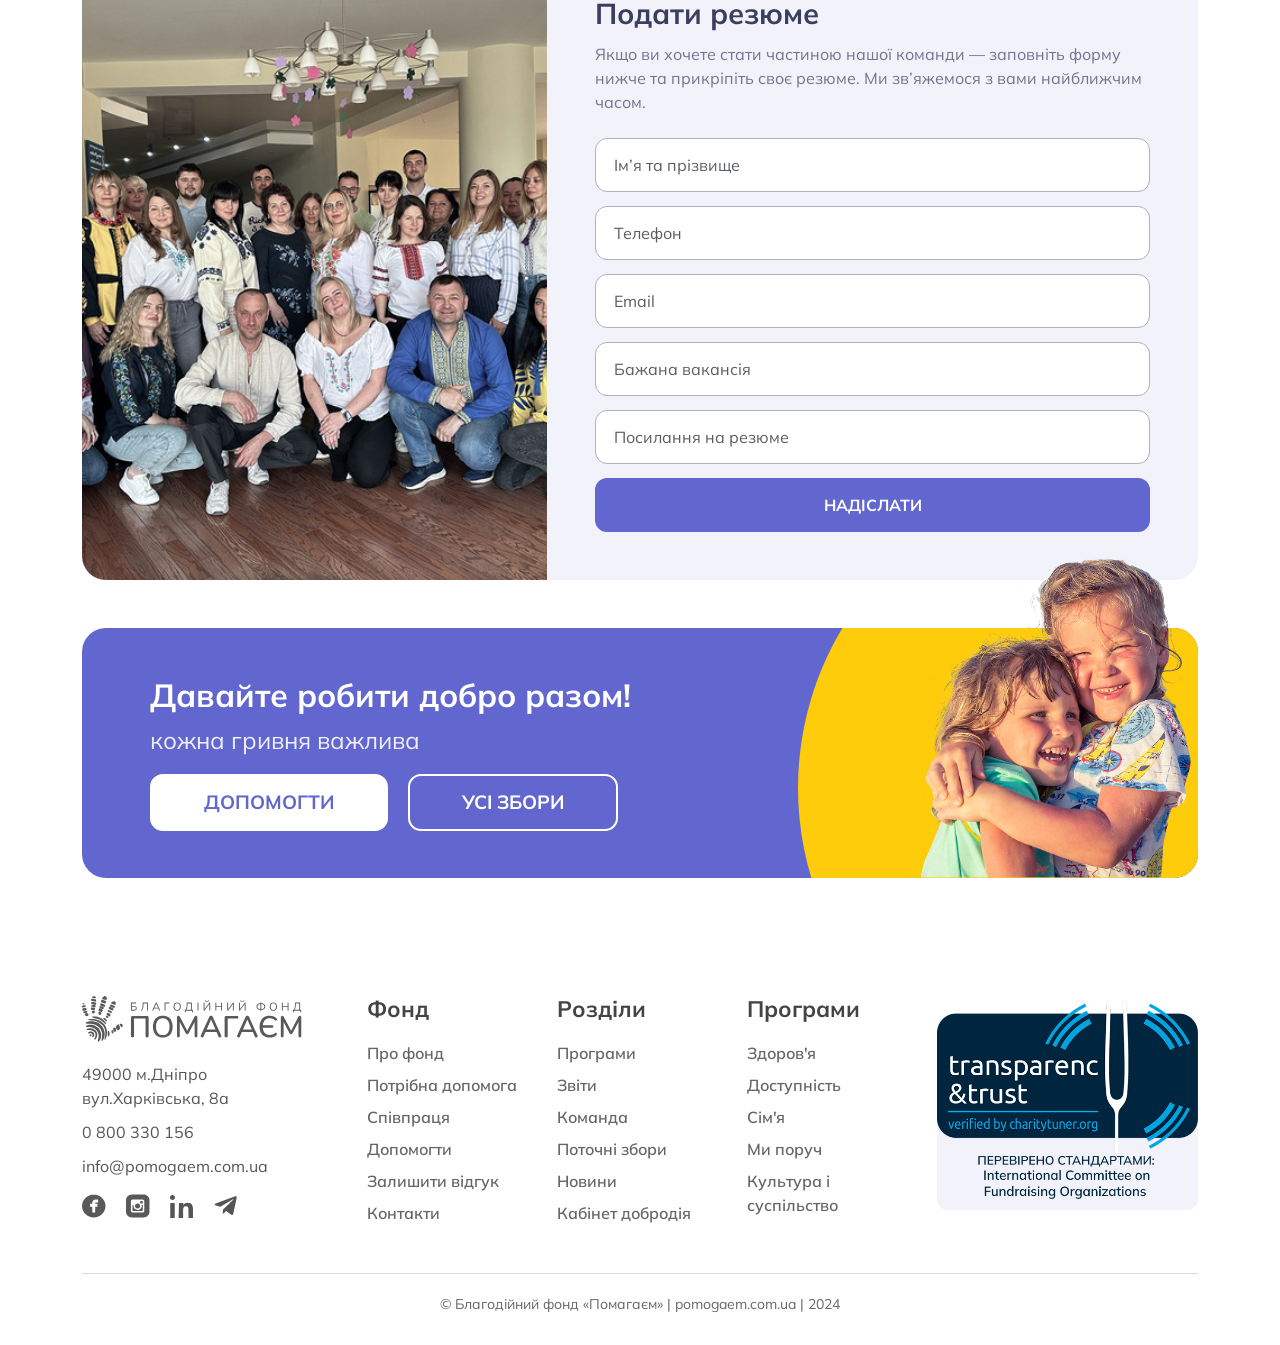
<file: vakansii.html>
<!doctype html>
<html lang="uk">

<head>
    <meta charset="utf-8">
    <meta name="viewport" content="width=device-width, initial-scale=1">
    <meta name="description"
        content="Вакансії благодійного фонду «Помагаєм». Приєднуйтесь до команди, яка щодня змінює життя людей на краще.">
    <title>Вакансії — Благодійний фонд «Помагаєм»</title>
    <link href="./assets/css/bootstrap.min.css" rel="stylesheet">
    <meta name="theme-color" content="#6167CE" />
    <link rel="icon" type="image/x-icon" href="assets/img/icons/favicon.svg" />

    <link href="./assets/css/style.css" rel="stylesheet">
    <link href="./assets/css/swiper-bundle.min.css" rel="stylesheet">
</head>

<body>

    <div class="container">
        <div class="row">
            <div class="col-lg-12 ">
                <div class="top_bar pb-3">
                    <a href="/" class="top_bar_link">
                        <img src="assets/img/icons/icon_top_location.svg"
                            alt="Значок у вигляді шпильки, що позначає адресу офісу благодійного фонду">
                        49000 м. Дніпро, вул. Харківська, 8-а
                    </a>
                    <div class="top_bar_right d-lg-flex gap-5">
                        <a href="mailto:info@pomogaem.com.ua" class="top_bar_link">
                            <img src="assets/img/icons/icon_top_letter.svg"
                                alt="Значок конверта, що позначає контактну адресу електронної пошти">
                            info@pomogaem.com.ua
                        </a>
                        <a href="tel:0800330156" class="top_bar_link ">
                            <img src="assets/img/icons/icon_top_phone.svg"
                                alt="Phone icon indicating contact telephone number">
                            0 800 330 156
                        </a>
                    </div>
                </div>
            </div>
            <div class="col-lg-12 ">
                <nav class="navbar navbar-expand-lg mb-1">
                    <a class="navbar-brand col-lg-3 me-0 p-0" href="index.html">
                        <img src="./assets/img/brand/logo_top.svg" alt="Логотип БФ «Помагаєм»">
                    </a>
                    <button class="navbar-toggler" type="button" data-bs-toggle="collapse"
                        data-bs-target="#navbarsExample11" aria-controls="navbarsExample11" aria-expanded="false"
                        aria-label="Toggle navigation"> <span class="navbar-toggler-icon"></span>
                    </button>
                    <div class="collapse navbar-collapse d-lg-flex justify-content-lg-between" id="navbarsExample11">
                        <button type="button" class="mobile-menu-close d-lg-none" data-bs-toggle="collapse"
                            data-bs-target="#navbarsExample11" aria-label="Закрити меню">&times;</button>
                        <a class="mobile-menu-logo d-lg-none" href="index.html">
                            <img src="./assets/img/brand/logo_top.svg" alt="Помагаєм">
                        </a>
                        <ul class="navbar-nav col-lg-6 gap-4 justify-content-lg-center">


                            <li class="nav-item dropdown">
                                <a class="nav-link dropdown-toggle" href="#" data-bs-toggle="dropdown"
                                    aria-expanded="false">
                                    про фонд
                                </a>
                                <ul class="dropdown-menu">
                                    <li><a class="dropdown-item" href="about.html">Про нас</a></li>
                                    <li><a class="dropdown-item" href="istoria.html">Історія фонду</a></li>
                                    <li><a class="dropdown-item" href="#">Команда</a></li>
                                    <li><a class="dropdown-item" href="#">Засновники</a></li>
                                    <li><a class="dropdown-item" href="#">Варіанти співпраці</a></li>
                                    <li><a class="dropdown-item" href="#">Партнери</a></li>
                                    <li><a class="dropdown-item" href="#">Історії підтримки</a></li>
                                    <li><a class="dropdown-item" href="novyna.html">Новини</a></li>
                                    <li><a class="dropdown-item" href="#">ЗМІ про нас</a></li>
                                    <li><a class="dropdown-item" href="#">Відзнаки</a></li>
                                    <li><a class="dropdown-item" href="vakansii.html">Вакансії</a></li>
                                    <li><a class="dropdown-item" href="#">Тендери</a></li>
                                    <li><a class="dropdown-item" href="#">Отримати допомогу</a></li>
                                </ul>
                            </li>

                            <li class="nav-item mega-dropdown">
                                <a class="nav-link dropdown-toggle" href="#" id="programsDropdown">
                                    напрями
                                </a>

                                <div class="mega-menu">
                                    <div class="container">
                                        <div class="row g-4">
                                            <div class="col-lg-3">
                                                <div class="menu-column">
                                                    <h3 class="menu-column-title">ЗДОРОВ'Я
                                                        <img src="assets/img/icons/icon_mega_med.svg" alt="">
                                                    </h3>
                                                    <ul class="menu-column-list">
                                                        <li><a href="#" class="menu-link">Допомога лікарням</a></li>
                                                        <li><a href="#" class="menu-link">Допомога дітям</a></li>
                                                        <li><a href="#" class="menu-link">Допомога дорослим</a></li>
                                                        <li><a href="#" class="menu-link">Іоаннів центр</a></li>
                                                        <li><a href="#" class="menu-link">Мобільна паліативна <br>
                                                                бригада</a></li>
                                                    </ul>
                                                </div>
                                            </div>

                                            <div class="col-lg-3">
                                                <div class="menu-column">
                                                    <h3 class="menu-column-title">ОСНОВНІ ПОТРЕБИ
                                                        <img src="assets/img/icons/icon_mega_potreb.svg" alt="">
                                                    </h3>
                                                    <ul class="menu-column-list">
                                                        <li><a href="#" class="menu-link">Шелтер</a></li>
                                                        <li><a href="#" class="menu-link">Відновлення житла</a></li>
                                                        <li><a href="#" class="menu-link">Гаряча евакуація</a></li>
                                                        <li><a href="#" class="menu-link">Холодна евакуація</a></li>
                                                        <li><a href="#" class="menu-link">Гуманітарний хаб</a></li>
                                                        <li><a href="#" class="menu-link">Мобільний хаб</a></li>
                                                    </ul>
                                                </div>
                                            </div>

                                            <div class="col-lg-3">
                                                <div class="menu-column">
                                                    <h3 class="menu-column-title">ЖИТТЄЗДАТНІСТЬ
                                                        <img src="assets/img/icons/icon_mega_life.svg" alt="">
                                                    </h3>
                                                    <ul class="menu-column-list">
                                                        <li><a href="#" class="menu-link">Кейс-менеджмент</a></li>
                                                        <li><a href="#" class="menu-link">Доступність</a></li>
                                                        <li><a href="#" class="menu-link">Ми поруч</a></li>
                                                        <li><a href="#" class="menu-link">Пані Патронеса</a></li>
                                                        <li><a href="#" class="menu-link">Захист дитини</a></li>
                                                    </ul>
                                                </div>
                                            </div>

                                            <div class="col-lg-3">
                                                <div class="menu-column">
                                                    <h3 class="menu-column-title">ПСИХО-СОЦІАЛЬНА
                                                        <img src="assets/img/icons/icon_mega_psycho.svg" alt="">
                                                    </h3>
                                                    <ul class="menu-column-list">
                                                        <li><a href="#" class="menu-link">Культура і суспільство</a>
                                                        </li>
                                                        <li><a href="#" class="menu-link">Доктор Клоун</a></li>
                                                        <li><a href="#" class="menu-link">Арт-терапія</a></li>
                                                    </ul>
                                                </div>
                                            </div>
                                        </div>
                                    </div>
                                </div>
                            </li>

                            <li class="nav-item dropdown">
                                <a class="nav-link dropdown-toggle" href="#" data-bs-toggle="dropdown"
                                    aria-expanded="false">
                                    збори
                                </a>
                                <ul class="dropdown-menu">
                                    <li><a class="dropdown-item" href="#">Здоров’я</a></li>
                                    <li><a class="dropdown-item" href="#">Основні потреби</a></li>
                                    <li><a class="dropdown-item" href="#">Життєздатність</a></li>
                                    <li><a class="dropdown-item" href="#">Психологічна та <br /> соціальна підтримка</a>
                                    </li>
                                    <li><a class="dropdown-item" href="#">Термінові збори</a></li>
                                    <li><a class="dropdown-item" href="#">Архів</a></li>
                                </ul>
                            </li>
                            <li class="nav-item"> <a class="nav-link" href="zvitnist.html">звіти</a> </li>
                            <li class="nav-item"> <a class="nav-link" href="#">контакти</a> </li>
                        </ul>
                        <div class="d-lg-flex col-lg-3 justify-content-lg-end">
                            <a href="dopomogty.html" class="button-rain btn btn-primary gradient-text">ДОПОМОГТИ</a>
                        </div>

                        <div class="mobile-menu-extra d-lg-none">
                            <div class="mobile-menu-contacts">
                                <p>49000 м.Дніпро, вул.Харківська, 8а</p>
                                <p><a href="tel:0800330156">0 800 330 156</a></p>
                                <p><a href="mailto:info@pomogaem.com.ua">info@pomogaem.com.ua</a></p>
                            </div>
                            <div class="mobile-menu-social">
                                <a href="#" class="social-icon" aria-label="Facebook">
                                    <svg xmlns="http://www.w3.org/2000/svg" width="21" height="20" fill="none"
                                        viewBox="0 0 21 20">
                                        <path fill="#595959"
                                            d="M10.26 0c1.42 0 2.755.262 4.004.787a10.418 10.418 0 0 1 3.27 2.145c.93.906 1.665 1.963 2.204 3.17a9.43 9.43 0 0 1 .808 3.886c0 1.383-.27 2.682-.808 3.898a10.112 10.112 0 0 1-2.204 3.182 10.41 10.41 0 0 1-3.27 2.145 10.234 10.234 0 0 1-4.003.787c-1.42 0-2.751-.262-3.992-.787a10.454 10.454 0 0 1-3.257-2.145 10.112 10.112 0 0 1-2.204-3.182A9.512 9.512 0 0 1 0 9.988C0 8.605.27 7.31.808 6.103a10.151 10.151 0 0 1 2.204-3.17A10.456 10.456 0 0 1 6.27.786C7.509.262 8.84 0 10.261 0Zm3.87 4.362h-2.18a3.15 3.15 0 0 0-2.118.787 2.59 2.59 0 0 0-.624.81c-.147.302-.22.604-.22.906V8.13H7.052v2.479h1.934v5.006h2.572v-5.006h1.91v-2.48h-1.91v-.643c0-.19.077-.342.232-.453.155-.111.29-.167.404-.167h1.935V4.362Z" />
                                    </svg>
                                </a>
                                <a href="#" class="social-icon" aria-label="Instagram">
                                    <svg xmlns="http://www.w3.org/2000/svg" width="21" height="20" fill="none"
                                        viewBox="0 0 21 20">
                                        <path fill="#595959"
                                            d="M13.746 10.012c0-.27-.04-.566-.123-.884h1.031v4.827a.395.395 0 0 1-.135.31.48.48 0 0 1-.331.12H6.112a.438.438 0 0 1-.319-.12.414.414 0 0 1-.123-.31V9.128h1.007a3.571 3.571 0 0 0-.123.884c0 .478.094.932.282 1.362.188.43.446.8.774 1.111a3.736 3.736 0 0 0 2.552 1.016c.491 0 .958-.092 1.4-.275.441-.183.822-.43 1.141-.74a3.46 3.46 0 0 0 .76-1.112c.19-.43.283-.884.283-1.362Zm-3.584 2.174c-.31 0-.605-.055-.883-.167a2.165 2.165 0 0 1-1.203-1.159 2.1 2.1 0 0 1-.172-.848 2.185 2.185 0 0 1 .65-1.565c.205-.2.446-.355.725-.466.278-.112.572-.167.883-.167a2.23 2.23 0 0 1 1.583.633 2.184 2.184 0 0 1 .65 1.565 2.09 2.09 0 0 1-.17.848 2.164 2.164 0 0 1-.48.693 2.23 2.23 0 0 1-1.583.633Zm4.026-6.547a.48.48 0 0 1 .331.12c.09.08.135.183.135.31v1.315a.395.395 0 0 1-.135.31.48.48 0 0 1-.331.12h-1.35a.438.438 0 0 1-.32-.12.414.414 0 0 1-.122-.31V6.069c0-.127.041-.23.123-.31a.438.438 0 0 1 .319-.12h1.35ZM15.391 0c.704 0 1.37.131 2 .394.63.263 1.179.622 1.645 1.076.466.454.835.983 1.105 1.589.27.605.405 1.25.405 1.935v9.988c0 .685-.135 1.334-.405 1.948a5.049 5.049 0 0 1-1.105 1.6 5.202 5.202 0 0 1-1.645 1.076 5.143 5.143 0 0 1-2 .394H5.13a5.053 5.053 0 0 1-1.989-.394A5.24 5.24 0 0 1 1.51 18.53a5.05 5.05 0 0 1-1.105-1.6A4.78 4.78 0 0 1 0 14.982V4.994c0-.685.135-1.33.405-1.935a5.088 5.088 0 0 1 1.105-1.59A5.24 5.24 0 0 1 3.142.395 5.054 5.054 0 0 1 5.13 0h10.26Zm.614 5.64c0-.367-.131-.678-.393-.933a1.321 1.321 0 0 0-.958-.382H5.67a1.32 1.32 0 0 0-.957.382 1.251 1.251 0 0 0-.393.932v8.746c0 .366.131.677.393.932s.58.382.957.382h8.984c.377 0 .696-.127.958-.382s.393-.566.393-.932V5.639Z" />
                                    </svg>
                                </a>
                                <a href="#" class="social-icon" aria-label="LinkedIn">
                                    <svg viewBox="0 0 24 24">
                                        <path fill="currentColor"
                                            d="M4.98 3.5C4.98 4.88 3.87 6 2.49 6S0 4.88 0 3.5 1.11 1 2.49 1s2.49 1.12 2.49 2.5zM.24 8.98h4.5V24H.24zM8.98 8.98h4.32v2.05h.06c.6-1.13 2.06-2.32 4.24-2.32 4.54 0 5.38 2.99 5.38 6.87V24h-4.5v-7.54c0-1.8-.03-4.11-2.5-4.11-2.5 0-2.88 1.95-2.88 3.97V24h-4.5z" />
                                    </svg>
                                </a>
                                <a href="#" class="social-icon" aria-label="Telegram">
                                    <svg viewBox="0 0 24 24">
                                        <path fill="currentColor"
                                            d="M9.04 15.47l-.38 4.38c.54 0 .77-.23 1.04-.51l2.5-2.39 5.18 3.79c.95.52 1.62.25 1.87-.88l3.39-15.9h.01c.31-1.44-.52-2-1.45-1.65L1.63 9.57C.24 10.1.26 10.9 1.39 11.24l4.88 1.52L18.6 5.46c.58-.36 1.11-.16.68.22" />
                                    </svg>
                                </a>
                            </div>
                        </div>
                    </div>
                </nav>
            </div>
        </div>
    </div>


    <!-- Хлібні крихти: сірий бар на всю ширину -->
    <div class="page-bar">
        <div class="container">
            <div class="page-bar-inner">
                <span class="page-bar-title">Вакансії</span>
                <nav class="page-breadcrumbs" aria-label="breadcrumb">
                    <a href="index.html">Головна</a>
                    <span class="sep">/</span>
                    <span class="current">Вакансії</span>
                </nav>
            </div>
        </div>
    </div>


    <div class="container pt-5">
        <div class="row">
            <div class="col-lg-12">
                <h1 class="page-title fw-bold">Вакансії для тих, хто хоче допомагати</h1>
            </div>
        </div>


        <!-- Герой: цитата директорки -->
        <section class="vacancy-hero">
            <div class="row align-items-center g-4">
                <div class="col-lg-8 vacancy-hero-text">
                    <p class="vacancy-hero-quote">
                        Наша команда — це люди з великим серцем, які щодня працюють, щоб змінювати життя інших на краще.
                        Ми шукаємо однодумців, які готові присвятити свій час і талант добрим справам. Якщо ви
                        відчуваєте
                        поклик допомагати та хочете долучитися до важливої місії, ми будемо раді бачити вас у нашій
                        команді.
                    </p>
                    <p class="vacancy-hero-author">— Марина Передерій, директорка БФ «Помагаєм»</p>
                </div>
                <div class="col-lg-4 vacancy-hero-photo">
                    <img src="assets/img/vacancy/director.png" alt="Марина Передерій, директорка БФ «Помагаєм»">
                </div>
            </div>
        </section>
    </div>


    <main>
        <!-- Актуальні вакансії -->
        <section class="container pt-lg-4">
            <div class="row">
                <div class="col-lg-12 text-center my-5">
                    <h2 class="fw-bold">Актуальні вакансії</h2>
                </div>
            </div>

            <div class="row g-4">

                <!-- Вакансія 1 -->
                <div class="col-lg-4 col-md-6">
                    <div class="vacancy-card">
                        <div class="vacancy-img">
                            <img src="assets/img/vakansii/vakansii_02.jpg" alt="Працівник складу">
                        </div>
                        <h3 class="vacancy-card-title fw-bold">Працівник складу</h3>

                        <ul class="nav vacancy-tabs" role="tablist">
                            <li class="nav-item" role="presentation">
                                <button class="nav-link active" data-bs-toggle="pill" data-bs-target="#v1-duties"
                                    type="button">Обов’язки:</button>
                            </li>
                            <li class="nav-item" role="presentation">
                                <button class="nav-link" data-bs-toggle="pill" data-bs-target="#v1-req"
                                    type="button">Вимоги:</button>
                            </li>
                        </ul>

                        <div class="tab-content vacancy-tab-content">
                            <div class="tab-pane fade show active" id="v1-duties">
                                <ul class="vacancy-list">
                                    <li>Приймання, зберігання та видача гуманітарних вантажів</li>
                                    <li>Облік та сортування товарів на складі</li>
                                    <li>Підготовка наборів допомоги до відправлення</li>
                                </ul>
                            </div>
                            <div class="tab-pane fade" id="v1-req">
                                <ul class="vacancy-list">
                                    <li>Відповідальність, пунктуальність та організованість</li>
                                    <li>Фізична витривалість</li>
                                    <li>Готовність працювати в команді</li>
                                </ul>
                            </div>
                        </div>

                        <a href="#resume-form" class="btn vacancy-btn">Надіслати резюме</a>
                    </div>
                </div>

                <!-- Вакансія 2 -->
                <div class="col-lg-4 col-md-6">
                    <div class="vacancy-card">
                        <div class="vacancy-img">
                            <img src="assets/img/vakansii/vakansii_03.jpg" alt="Фандрейзер">
                        </div>
                        <h3 class="vacancy-card-title fw-bold">Фандрейзер</h3>

                        <ul class="nav vacancy-tabs" role="tablist">
                            <li class="nav-item" role="presentation">
                                <button class="nav-link active" data-bs-toggle="pill" data-bs-target="#v2-duties"
                                    type="button">Обов’язки:</button>
                            </li>
                            <li class="nav-item" role="presentation">
                                <button class="nav-link" data-bs-toggle="pill" data-bs-target="#v2-req"
                                    type="button">Вимоги:</button>
                            </li>
                        </ul>

                        <div class="tab-content vacancy-tab-content">
                            <div class="tab-pane fade show active" id="v2-duties">
                                <ul class="vacancy-list">
                                    <li>Пошук і залучення донорів та партнерів</li>
                                    <li>Проведення переговорів та підготовка презентацій</li>
                                    <li>Організація та супровід благодійних кампаній</li>
                                </ul>
                            </div>
                            <div class="tab-pane fade" id="v2-req">
                                <ul class="vacancy-list">
                                    <li>Досвід у сфері фандрейзингу або продажів</li>
                                    <li>Комунікабельність та навички переговорів</li>
                                    <li>Знання англійської мови буде перевагою</li>
                                </ul>
                            </div>
                        </div>

                        <a href="#resume-form" class="btn vacancy-btn">Надіслати резюме</a>
                    </div>
                </div>

                <!-- Вакансія 3 -->
                <div class="col-lg-4 col-md-6">
                    <div class="vacancy-card">
                        <div class="vacancy-img">
                            <img src="assets/img/vakansii/vakansii_04.jpg" alt="Менеджер">
                        </div>
                        <h3 class="vacancy-card-title fw-bold">Менеджер</h3>

                        <ul class="nav vacancy-tabs" role="tablist">
                            <li class="nav-item" role="presentation">
                                <button class="nav-link active" data-bs-toggle="pill" data-bs-target="#v3-duties"
                                    type="button">Обов’язки:</button>
                            </li>
                            <li class="nav-item" role="presentation">
                                <button class="nav-link" data-bs-toggle="pill" data-bs-target="#v3-req"
                                    type="button">Вимоги:</button>
                            </li>
                        </ul>

                        <div class="tab-content vacancy-tab-content">
                            <div class="tab-pane fade show active" id="v3-duties">
                                <ul class="vacancy-list">
                                    <li>Організація та підтримка роботи волонтерів</li>
                                    <li>Допомога у проведенні акцій та заходів</li>
                                    <li>Комунікація з отримувачами допомоги</li>
                                </ul>
                            </div>
                            <div class="tab-pane fade" id="v3-req">
                                <ul class="vacancy-list">
                                    <li>Організаторські здібності та уважність</li>
                                    <li>Досвід координації людей або проєктів</li>
                                    <li>Емпатія та стресостійкість</li>
                                </ul>
                            </div>
                        </div>

                        <a href="#resume-form" class="btn vacancy-btn">Надіслати резюме</a>
                    </div>
                </div>

            </div>
        </section>


        <!-- Подати резюме -->
        <section class="container my-5" id="resume-form">
            <div class="resume-card">
                <div class="row g-0 align-items-stretch">
                    <div class="col-lg-5 resume-image">
                        <img src="assets/img/vakansii/vakansii_01.jpg" alt="Команда фонду «Помагаєм»">
                    </div>
                    <div class="col-lg-7 resume-form-col">
                        <h2 class="resume-title fw-bold">Подати резюме</h2>
                        <p class="resume-subtitle">
                            Якщо ви хочете стати частиною нашої команди — заповніть форму нижче та прикріпіть своє
                            резюме. Ми зв’яжемося з вами найближчим часом.
                        </p>
                        <form class="resume-form">
                            <input type="text" class="form-control resume-input" placeholder="Ім’я та прізвище">
                            <input type="tel" class="form-control resume-input" placeholder="Телефон">
                            <input type="email" class="form-control resume-input" placeholder="Email">
                            <input type="text" class="form-control resume-input" placeholder="Бажана вакансія">
                            <input type="url" class="form-control resume-input" placeholder="Посилання на резюме">
                            <button type="submit" class="btn resume-submit w-100">надіслати</button>
                        </form>
                    </div>
                </div>
            </div>
        </section>


        <!-- CTA: робити добро разом -->
        <section class="donate-cta container my-5">
            <div class="donate-card">
                <div class="donate-bg"></div>
                <div class="row align-items-center position-relative">
                    <div class="col-lg-7 donate-content">
                        <h2 class="donate-title">Давайте робити добро разом!</h2>
                        <p class="donate-subtitle">кожна гривня важлива</p>
                        <div class="donate-buttons">
                            <a href="dopomogty.html" class="btn btn-donate-main">ДОПОМОГТИ</a>
                            <a href="#" class="btn btn-donate-outline">УСІ ЗБОРИ</a>
                        </div>
                    </div>
                    <div class="col-lg-5 donate-image-col">
                        <img src="assets/img/children.png" class="donate-img" alt="">
                    </div>
                </div>
            </div>
        </section>
    </main>


    <footer class="site-footer ">
        <div class="container">
            <div class="row footer-top">
                <div class="col-lg-3 col-md-3 footer-info">
                    <img src="assets/img/brand/logo_footer.svg" class="footer-logo" alt="Помагаєм">
                    <div class="footer-contact">
                        <p>49000 м.Дніпро<br>
                            вул.Харківська, 8а</p>
                        <p>0 800 330 156</p>
                        <p>info@pomogaem.com.ua</p>
                    </div>
                    <div class="footer-social">
                        <a href="#" class="social-icon" aria-label="Facebook">
                            <svg xmlns="http://www.w3.org/2000/svg" width="21" height="20" fill="none"
                                viewBox="0 0 21 20">
                                <path fill="#595959"
                                    d="M10.26 0c1.42 0 2.755.262 4.004.787a10.418 10.418 0 0 1 3.27 2.145c.93.906 1.665 1.963 2.204 3.17a9.43 9.43 0 0 1 .808 3.886c0 1.383-.27 2.682-.808 3.898a10.112 10.112 0 0 1-2.204 3.182 10.41 10.41 0 0 1-3.27 2.145 10.234 10.234 0 0 1-4.003.787c-1.42 0-2.751-.262-3.992-.787a10.454 10.454 0 0 1-3.257-2.145 10.112 10.112 0 0 1-2.204-3.182A9.512 9.512 0 0 1 0 9.988C0 8.605.27 7.31.808 6.103a10.151 10.151 0 0 1 2.204-3.17A10.456 10.456 0 0 1 6.27.786C7.509.262 8.84 0 10.261 0Zm3.87 4.362h-2.18a3.15 3.15 0 0 0-2.118.787 2.59 2.59 0 0 0-.624.81c-.147.302-.22.604-.22.906V8.13H7.052v2.479h1.934v5.006h2.572v-5.006h1.91v-2.48h-1.91v-.643c0-.19.077-.342.232-.453.155-.111.29-.167.404-.167h1.935V4.362Z" />
                            </svg>
                        </a>
                        <a href="#" class="social-icon" aria-label="Instagram">
                            <svg xmlns="http://www.w3.org/2000/svg" width="21" height="20" fill="none"
                                viewBox="0 0 21 20">
                                <path fill="#595959"
                                    d="M13.746 10.012c0-.27-.04-.566-.123-.884h1.031v4.827a.395.395 0 0 1-.135.31.48.48 0 0 1-.331.12H6.112a.438.438 0 0 1-.319-.12.414.414 0 0 1-.123-.31V9.128h1.007a3.571 3.571 0 0 0-.123.884c0 .478.094.932.282 1.362.188.43.446.8.774 1.111a3.736 3.736 0 0 0 2.552 1.016c.491 0 .958-.092 1.4-.275.441-.183.822-.43 1.141-.74a3.46 3.46 0 0 0 .76-1.112c.19-.43.283-.884.283-1.362Zm-3.584 2.174c-.31 0-.605-.055-.883-.167a2.165 2.165 0 0 1-1.203-1.159 2.1 2.1 0 0 1-.172-.848 2.185 2.185 0 0 1 .65-1.565c.205-.2.446-.355.725-.466.278-.112.572-.167.883-.167a2.23 2.23 0 0 1 1.583.633 2.184 2.184 0 0 1 .65 1.565 2.09 2.09 0 0 1-.17.848 2.164 2.164 0 0 1-.48.693 2.23 2.23 0 0 1-1.583.633Zm4.026-6.547a.48.48 0 0 1 .331.12c.09.08.135.183.135.31v1.315a.395.395 0 0 1-.135.31.48.48 0 0 1-.331.12h-1.35a.438.438 0 0 1-.32-.12.414.414 0 0 1-.122-.31V6.069c0-.127.041-.23.123-.31a.438.438 0 0 1 .319-.12h1.35ZM15.391 0c.704 0 1.37.131 2 .394.63.263 1.179.622 1.645 1.076.466.454.835.983 1.105 1.589.27.605.405 1.25.405 1.935v9.988c0 .685-.135 1.334-.405 1.948a5.049 5.049 0 0 1-1.105 1.6 5.202 5.202 0 0 1-1.645 1.076 5.143 5.143 0 0 1-2 .394H5.13a5.053 5.053 0 0 1-1.989-.394A5.24 5.24 0 0 1 1.51 18.53a5.05 5.05 0 0 1-1.105-1.6A4.78 4.78 0 0 1 0 14.982V4.994c0-.685.135-1.33.405-1.935a5.088 5.088 0 0 1 1.105-1.59A5.24 5.24 0 0 1 3.142.395 5.054 5.054 0 0 1 5.13 0h10.26Zm.614 5.64c0-.367-.131-.678-.393-.933a1.321 1.321 0 0 0-.958-.382H5.67a1.32 1.32 0 0 0-.957.382 1.251 1.251 0 0 0-.393.932v8.746c0 .366.131.677.393.932s.58.382.957.382h8.984c.377 0 .696-.127.958-.382s.393-.566.393-.932V5.639Z" />
                            </svg>
                        </a>
                        <a href="#" class="social-icon" aria-label="LinkedIn">
                            <svg viewBox="0 0 24 24">
                                <path fill="currentColor"
                                    d="M4.98 3.5C4.98 4.88 3.87 6 2.49 6S0 4.88 0 3.5 1.11 1 2.49 1s2.49 1.12 2.49 2.5zM.24 8.98h4.5V24H.24zM8.98 8.98h4.32v2.05h.06c.6-1.13 2.06-2.32 4.24-2.32 4.54 0 5.38 2.99 5.38 6.87V24h-4.5v-7.54c0-1.8-.03-4.11-2.5-4.11-2.5 0-2.88 1.95-2.88 3.97V24h-4.5z" />
                            </svg>
                        </a>
                        <a href="#" class="social-icon" aria-label="Telegram">
                            <svg viewBox="0 0 24 24">
                                <path fill="currentColor"
                                    d="M9.04 15.47l-.38 4.38c.54 0 .77-.23 1.04-.51l2.5-2.39 5.18 3.79c.95.52 1.62.25 1.87-.88l3.39-15.9h.01c.31-1.44-.52-2-1.45-1.65L1.63 9.57C.24 10.1.26 10.9 1.39 11.24l4.88 1.52L18.6 5.46c.58-.36 1.11-.16.68.22" />
                            </svg>
                        </a>
                    </div>
                </div>

                <div class="col-lg-2 col-md-3 footer-col">
                    <h4>Фонд</h4>
                    <ul>
                        <li><a href="about.html">Про фонд</a></li>
                        <li><a href="#">Потрібна допомога</a></li>
                        <li><a href="#">Співпраця</a></li>
                        <li><a href="dopomogty.html">Допомогти</a></li>
                        <li><a href="#">Залишити відгук</a></li>
                        <li><a href="#">Контакти</a></li>
                    </ul>
                </div>
                <div class="col-lg-2 col-md-3 footer-col">
                    <h4>Розділи</h4>
                    <ul>
                        <li><a href="#">Програми</a></li>
                        <li><a href="zvitnist.html">Звіти</a></li>
                        <li><a href="#">Команда</a></li>
                        <li><a href="#">Поточні збори</a></li>
                        <li><a href="novyna.html">Новини</a></li>
                        <li><a href="#">Кабінет добродія</a></li>
                    </ul>
                </div>
                <div class="col-lg-2 col-md-3 footer-col">
                    <h4>Програми</h4>
                    <ul>
                        <li><a href="#">Здоров'я</a></li>
                        <li><a href="#">Доступність</a></li>
                        <li><a href="#">Сім'я</a></li>
                        <li><a href="#">Ми поруч</a></li>
                        <li><a href="#">Культура і суспільство</a></li>
                    </ul>
                </div>
                <div class="col-lg-3 footer-cert">
                    <img src="assets/img/trust-badge.png" class="footer-badge w-100" alt="Transparency & Trust">
                </div>
            </div>
            <div class="footer-bottom">
                © Благодійний фонд «Помагаєм» | pomogaem.com.ua | 2024
            </div>
        </div>
    </footer>


    <script src="./assets/js/bootstrap.bundle.min.js"></script>
    <script>
        // Блокування скролу сторінки, поки відкрите повноекранне мобільне меню
        (function () {
            var menu = document.getElementById('navbarsExample11');
            if (menu) {
                menu.addEventListener('show.bs.collapse', function () { document.body.classList.add('menu-open'); });
                menu.addEventListener('hide.bs.collapse', function () { document.body.classList.remove('menu-open'); });
            }
        })();
    </script>
    <script>
        document.addEventListener("DOMContentLoaded", function () {
            const elements = document.querySelectorAll("[class*='anim-']");
            const observer = new IntersectionObserver((entries, observer) => {
                entries.forEach((entry, index) => {
                    if (entry.isIntersecting) {
                        setTimeout(() => {
                            entry.target.classList.add("visible");
                        }, index * 150);
                        observer.unobserve(entry.target);
                    }
                });
            }, { threshold: 0.2 });
            elements.forEach(el => observer.observe(el));
        });
    </script>

    <script>
        document.addEventListener('DOMContentLoaded', function () {
            const megaDropdown = document.querySelector('.mega-dropdown');
            const megaMenu = document.querySelector('.mega-menu');
            const allNavItems = document.querySelectorAll('.navbar-nav > li');
            let hideTimeout;
            let isVisible = false;

            if (megaDropdown && megaMenu) {
                const showMenu = () => {
                    clearTimeout(hideTimeout);
                    if (!isVisible) {
                        isVisible = true;
                        megaMenu.classList.add('visible');
                    }
                };
                const hideMenu = () => {
                    clearTimeout(hideTimeout);
                    hideTimeout = setTimeout(() => {
                        if (!megaMenu.matches(':hover') && !megaDropdown.matches(':hover')) {
                            isVisible = false;
                            megaMenu.classList.remove('visible');
                        }
                    }, 200);
                };
                allNavItems.forEach(item => {
                    if (item !== megaDropdown) {
                        item.addEventListener('mouseenter', () => {
                            if (isVisible) {
                                clearTimeout(hideTimeout);
                                isVisible = false;
                                megaMenu.classList.remove('visible');
                            }
                        });
                    }
                });
                megaDropdown.addEventListener('mouseenter', showMenu);
                megaDropdown.addEventListener('mouseleave', hideMenu);
                megaMenu.addEventListener('mouseenter', showMenu);
                megaMenu.addEventListener('mouseleave', hideMenu);

                if (window.innerWidth <= 991) {
                    const navLink = megaDropdown.querySelector('.nav-link');
                    navLink.addEventListener('click', (e) => {
                        e.preventDefault();
                        megaDropdown.classList.toggle('active');
                        if (megaDropdown.classList.contains('active')) {
                            megaMenu.classList.add('visible');
                            document.querySelectorAll('.nav-item.dropdown.show, .nav-item.dropdown.active').forEach(el => {
                                if (el !== megaDropdown) {
                                    el.classList.remove('show', 'active');
                                }
                            });
                        } else {
                            megaMenu.classList.remove('visible');
                        }
                    });
                }
            }
        });
    </script>

</body>

</html>
</file>
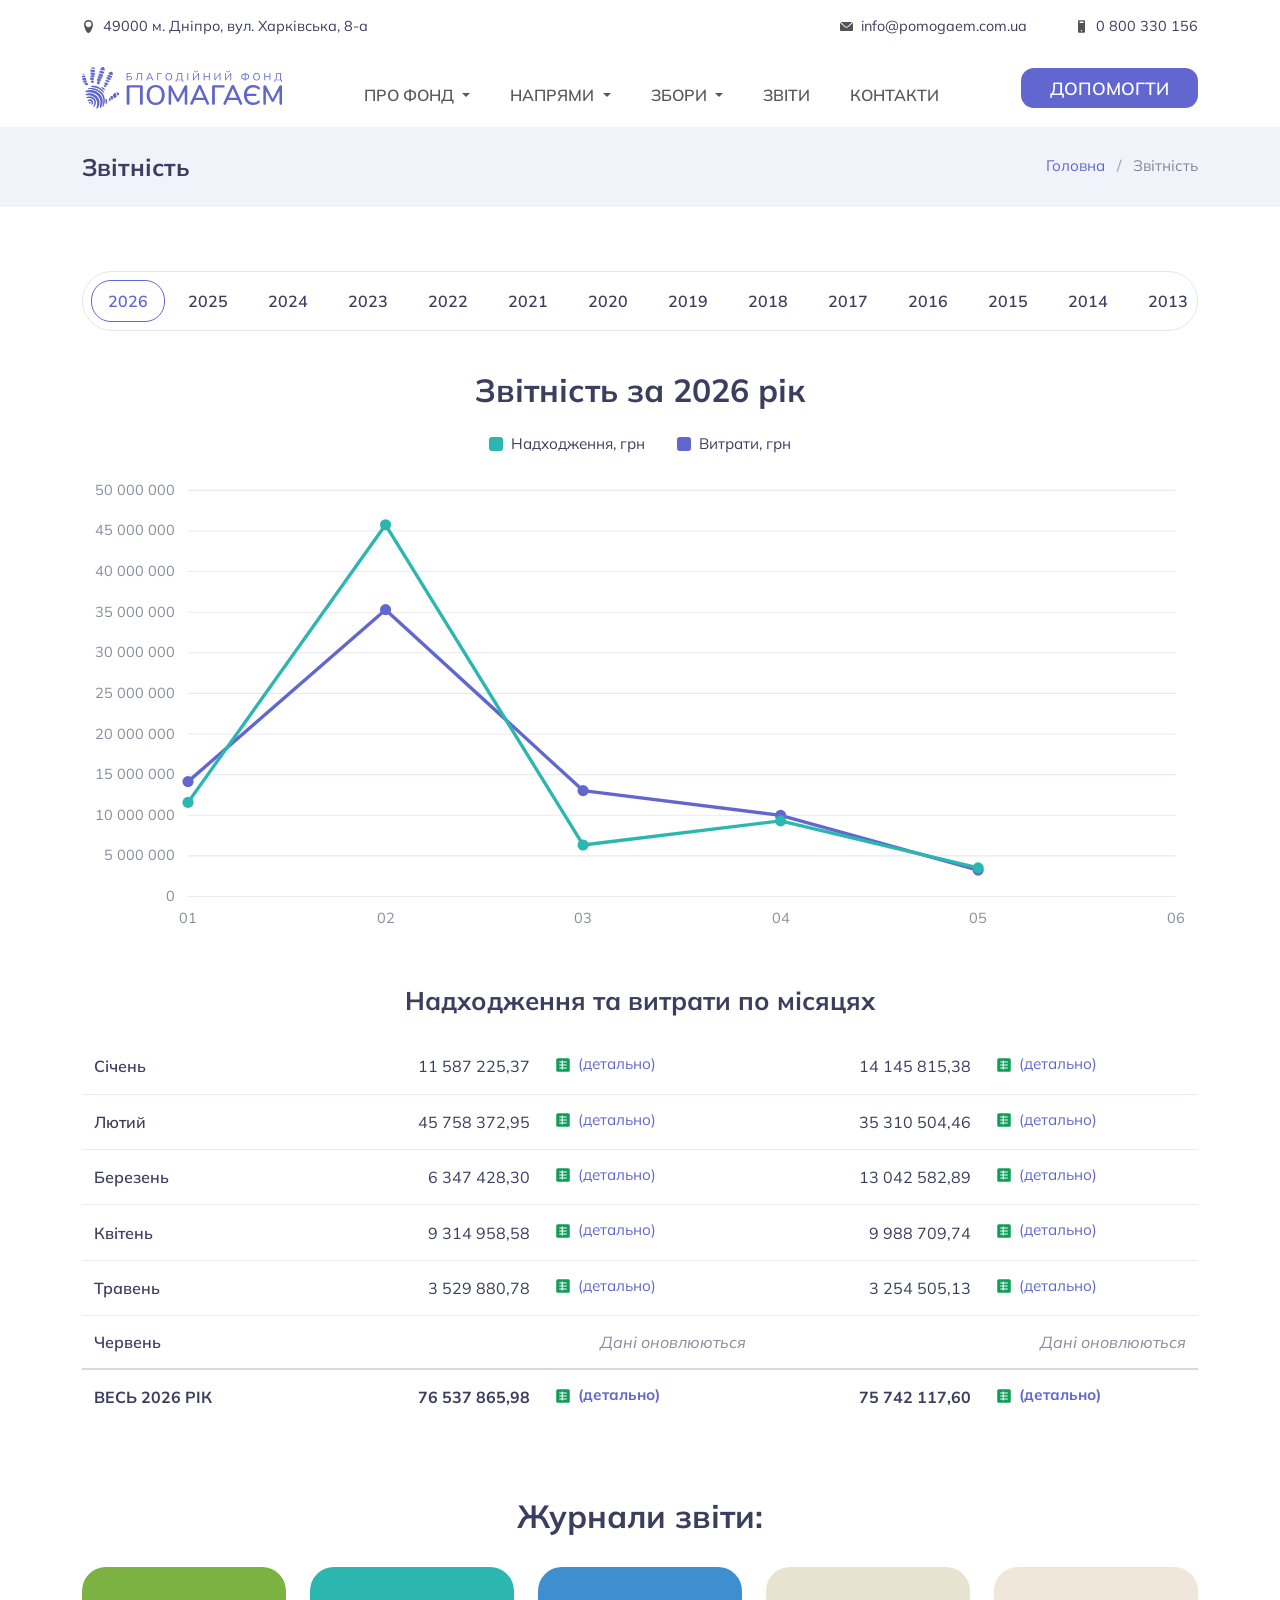
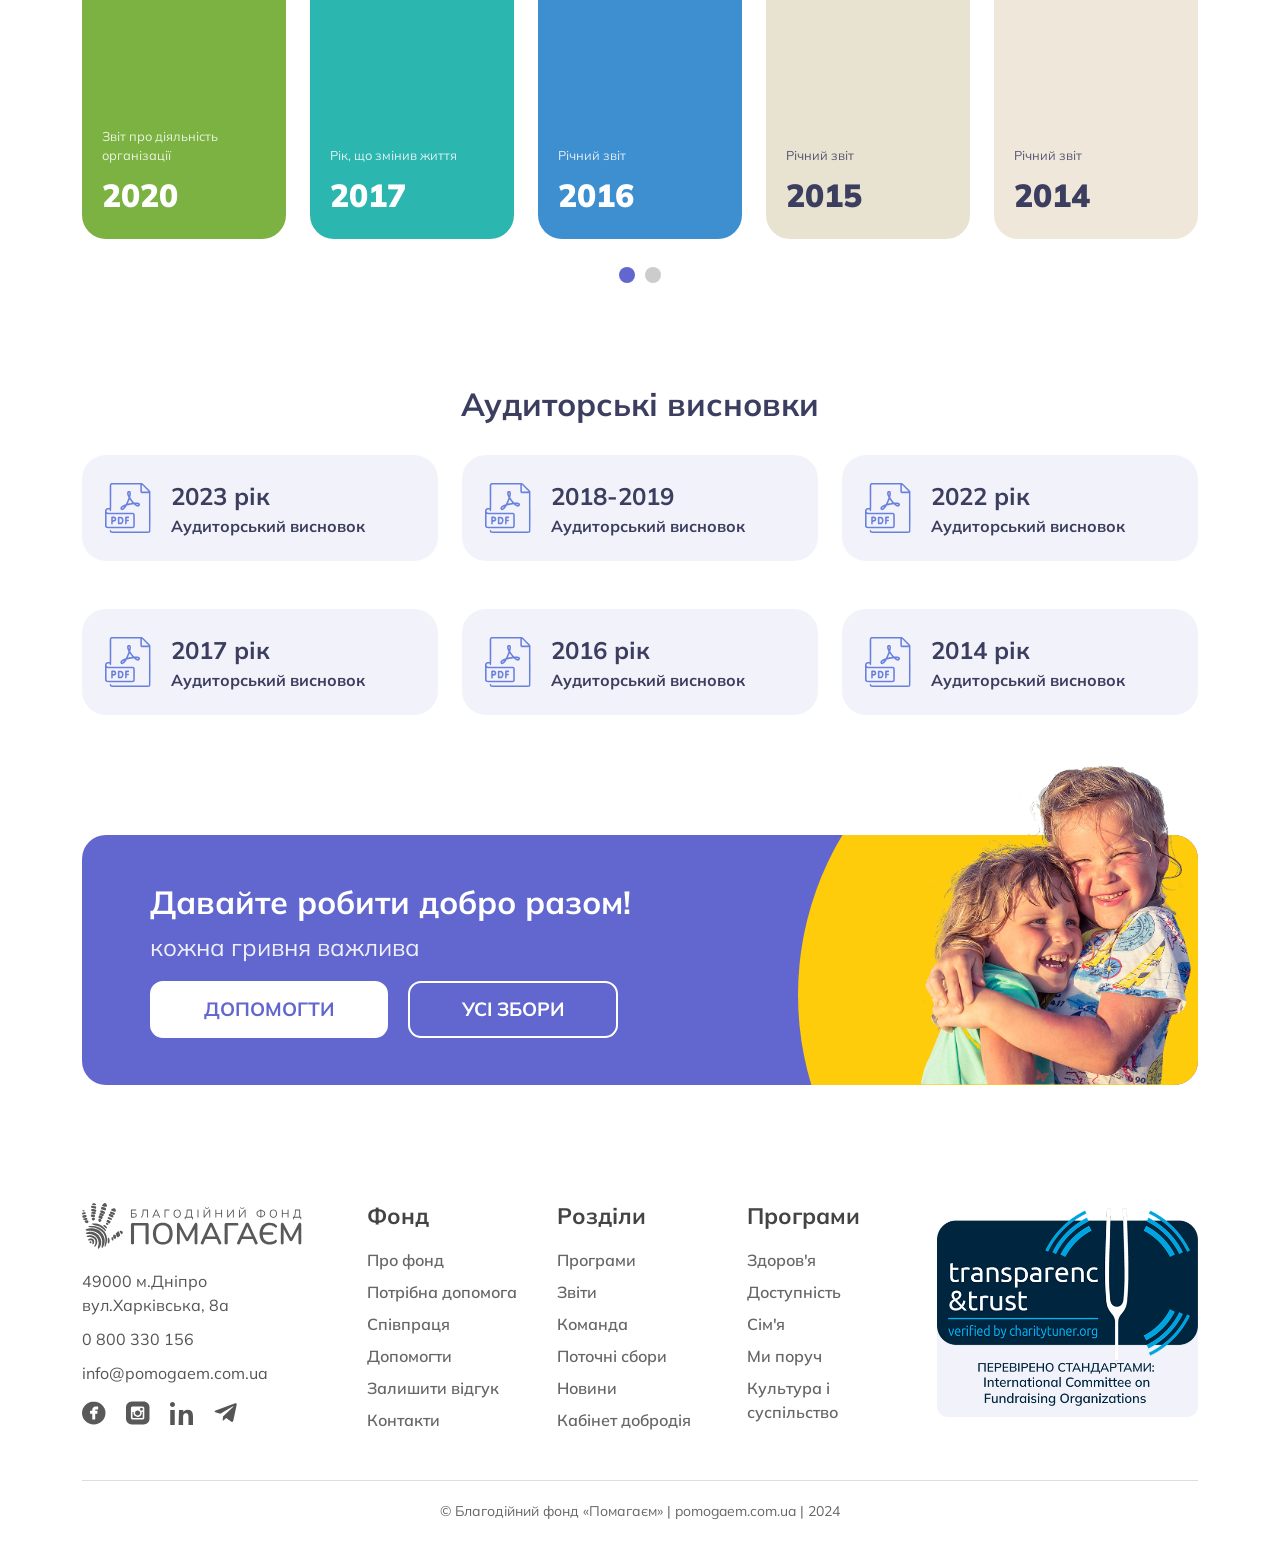
<file: zvitnist.html>
<!doctype html>
<html lang="uk">

<head>
    <meta charset="utf-8">
    <meta name="viewport" content="width=device-width, initial-scale=1">
    <meta name="description"
        content="Звітність благодійного фонду «Помагаєм»: надходження та витрати по місяцях, річні звіти та аудиторські висновки.">
    <title>Звітність — Благодійний фонд «Помагаєм»</title>
    <link href="./assets/css/bootstrap.min.css" rel="stylesheet">
    <meta name="theme-color" content="#6167CE" />
    <link rel="icon" type="image/x-icon" href="assets/img/icons/favicon.svg" />

    <link href="./assets/css/style.css" rel="stylesheet">
    <link href="./assets/css/swiper-bundle.min.css" rel="stylesheet">
</head>

<body>

    <div class="container">
        <div class="row">
            <div class="col-lg-12 ">
                <div class="top_bar pb-3">
                    <a href="/" class="top_bar_link">
                        <img src="assets/img/icons/icon_top_location.svg"
                            alt="Значок у вигляді шпильки, що позначає адресу офісу благодійного фонду">
                        49000 м. Дніпро, вул. Харківська, 8-а
                    </a>
                    <div class="top_bar_right d-lg-flex gap-5">
                        <a href="mailto:info@pomogaem.com.ua" class="top_bar_link">
                            <img src="assets/img/icons/icon_top_letter.svg"
                                alt="Значок конверта, що позначає контактну адресу електронної пошти">
                            info@pomogaem.com.ua
                        </a>
                        <a href="tel:0800330156" class="top_bar_link ">
                            <img src="assets/img/icons/icon_top_phone.svg"
                                alt="Phone icon indicating contact telephone number">
                            0 800 330 156
                        </a>
                    </div>
                </div>
            </div>
            <div class="col-lg-12 ">
                <nav class="navbar navbar-expand-lg mb-1">
                    <a class="navbar-brand col-lg-3 me-0 p-0" href="index.html">
                        <img src="./assets/img/brand/logo_top.svg" alt="Логотип БФ «Помагаєм»">
                    </a>
                    <button class="navbar-toggler" type="button" data-bs-toggle="collapse"
                        data-bs-target="#navbarsExample11" aria-controls="navbarsExample11" aria-expanded="false"
                        aria-label="Toggle navigation"> <span class="navbar-toggler-icon"></span>
                    </button>
                    <div class="collapse navbar-collapse d-lg-flex justify-content-lg-between" id="navbarsExample11">
                        <button type="button" class="mobile-menu-close d-lg-none" data-bs-toggle="collapse"
                            data-bs-target="#navbarsExample11" aria-label="Закрити меню">&times;</button>
                        <a class="mobile-menu-logo d-lg-none" href="index.html">
                            <img src="./assets/img/brand/logo_top.svg" alt="Помагаєм">
                        </a>
                        <ul class="navbar-nav col-lg-6 gap-4 justify-content-lg-center">

                            <li class="nav-item dropdown">
                                <a class="nav-link dropdown-toggle" href="#" data-bs-toggle="dropdown"
                                    aria-expanded="false">
                                    про фонд
                                </a>
                                <ul class="dropdown-menu">
                                    <li><a class="dropdown-item" href="about.html">Про нас</a></li>
                                    <li><a class="dropdown-item" href="istoria.html">Історія фонду</a></li>
                                    <li><a class="dropdown-item" href="#">Команда</a></li>
                                    <li><a class="dropdown-item" href="#">Засновники</a></li>
                                    <li><a class="dropdown-item" href="#">Варіанти співпраці</a></li>
                                    <li><a class="dropdown-item" href="#">Партнери</a></li>
                                    <li><a class="dropdown-item" href="#">Історії підтримки</a></li>
                                    <li><a class="dropdown-item" href="novyna.html">Новини</a></li>
                                    <li><a class="dropdown-item" href="#">ЗМІ про нас</a></li>
                                    <li><a class="dropdown-item" href="#">Відзнаки</a></li>
                                    <li><a class="dropdown-item" href="vakansii.html">Вакансії</a></li>
                                    <li><a class="dropdown-item" href="#">Тендери</a></li>
                                    <li><a class="dropdown-item" href="#">Отримати допомогу</a></li>
                                </ul>
                            </li>

                            <li class="nav-item mega-dropdown">
                                <a class="nav-link dropdown-toggle" href="#" id="programsDropdown">
                                    напрями
                                </a>

                                <div class="mega-menu">
                                    <div class="container">
                                        <div class="row g-4">
                                            <div class="col-lg-3">
                                                <div class="menu-column">
                                                    <h3 class="menu-column-title">ЗДОРОВ'Я
                                                        <img src="assets/img/icons/icon_mega_med.svg" alt="">
                                                    </h3>
                                                    <ul class="menu-column-list">
                                                        <li><a href="#" class="menu-link">Допомога лікарням</a></li>
                                                        <li><a href="#" class="menu-link">Допомога дітям</a></li>
                                                        <li><a href="#" class="menu-link">Допомога дорослим</a></li>
                                                        <li><a href="#" class="menu-link">Іоаннів центр</a></li>
                                                        <li><a href="#" class="menu-link">Мобільна паліативна <br>
                                                                бригада</a></li>
                                                    </ul>
                                                </div>
                                            </div>

                                            <div class="col-lg-3">
                                                <div class="menu-column">
                                                    <h3 class="menu-column-title">ОСНОВНІ ПОТРЕБИ
                                                        <img src="assets/img/icons/icon_mega_potreb.svg" alt="">
                                                    </h3>
                                                    <ul class="menu-column-list">
                                                        <li><a href="#" class="menu-link">Шелтер</a></li>
                                                        <li><a href="#" class="menu-link">Відновлення житла</a></li>
                                                        <li><a href="#" class="menu-link">Гаряча евакуація</a></li>
                                                        <li><a href="#" class="menu-link">Холодна евакуація</a></li>
                                                        <li><a href="#" class="menu-link">Гуманітарний хаб</a></li>
                                                        <li><a href="#" class="menu-link">Мобільний хаб</a></li>
                                                    </ul>
                                                </div>
                                            </div>

                                            <div class="col-lg-3">
                                                <div class="menu-column">
                                                    <h3 class="menu-column-title">ЖИТТЄЗДАТНІСТЬ
                                                        <img src="assets/img/icons/icon_mega_life.svg" alt="">
                                                    </h3>
                                                    <ul class="menu-column-list">
                                                        <li><a href="#" class="menu-link">Кейс-менеджмент</a></li>
                                                        <li><a href="#" class="menu-link">Доступність</a></li>
                                                        <li><a href="#" class="menu-link">Ми поруч</a></li>
                                                        <li><a href="#" class="menu-link">Пані Патронеса</a></li>
                                                        <li><a href="#" class="menu-link">Захист дитини</a></li>
                                                    </ul>
                                                </div>
                                            </div>

                                            <div class="col-lg-3">
                                                <div class="menu-column">
                                                    <h3 class="menu-column-title">ПСИХО-СОЦІАЛЬНА
                                                        <img src="assets/img/icons/icon_mega_psycho.svg" alt="">
                                                    </h3>
                                                    <ul class="menu-column-list">
                                                        <li><a href="#" class="menu-link">Культура і суспільство</a>
                                                        </li>
                                                        <li><a href="#" class="menu-link">Доктор Клоун</a></li>
                                                        <li><a href="#" class="menu-link">Арт-терапія</a></li>
                                                    </ul>
                                                </div>
                                            </div>
                                        </div>
                                    </div>
                                </div>
                            </li>

                            <li class="nav-item dropdown">
                                <a class="nav-link dropdown-toggle" href="#" data-bs-toggle="dropdown"
                                    aria-expanded="false">
                                    збори
                                </a>
                                <ul class="dropdown-menu">
                                    <li><a class="dropdown-item" href="#">Здоров’я</a></li>
                                    <li><a class="dropdown-item" href="#">Основні потреби</a></li>
                                    <li><a class="dropdown-item" href="#">Життєздатність</a></li>
                                    <li><a class="dropdown-item" href="#">Психологічна та <br /> соціальна підтримка</a>
                                    </li>
                                    <li><a class="dropdown-item" href="#">Термінові збори</a></li>
                                    <li><a class="dropdown-item" href="#">Архів</a></li>
                                </ul>
                            </li>
                            <li class="nav-item"> <a class="nav-link" href="zvitnist.html">звіти</a> </li>
                            <li class="nav-item"> <a class="nav-link" href="#">контакти</a> </li>
                        </ul>
                        <div class="d-lg-flex col-lg-3 justify-content-lg-end">
                            <a href="dopomogty.html" class="button-rain btn btn-primary gradient-text">ДОПОМОГТИ</a>
                        </div>

                        <div class="mobile-menu-extra d-lg-none">
                            <div class="mobile-menu-contacts">
                                <p>49000 м.Дніпро, вул.Харківська, 8а</p>
                                <p><a href="tel:0800330156">0 800 330 156</a></p>
                                <p><a href="mailto:info@pomogaem.com.ua">info@pomogaem.com.ua</a></p>
                            </div>
                            <div class="mobile-menu-social">
                                <a href="#" class="social-icon" aria-label="Facebook">
                                    <svg xmlns="http://www.w3.org/2000/svg" width="21" height="20" fill="none"
                                        viewBox="0 0 21 20">
                                        <path fill="#595959"
                                            d="M10.26 0c1.42 0 2.755.262 4.004.787a10.418 10.418 0 0 1 3.27 2.145c.93.906 1.665 1.963 2.204 3.17a9.43 9.43 0 0 1 .808 3.886c0 1.383-.27 2.682-.808 3.898a10.112 10.112 0 0 1-2.204 3.182 10.41 10.41 0 0 1-3.27 2.145 10.234 10.234 0 0 1-4.003.787c-1.42 0-2.751-.262-3.992-.787a10.454 10.454 0 0 1-3.257-2.145 10.112 10.112 0 0 1-2.204-3.182A9.512 9.512 0 0 1 0 9.988C0 8.605.27 7.31.808 6.103a10.151 10.151 0 0 1 2.204-3.17A10.456 10.456 0 0 1 6.27.786C7.509.262 8.84 0 10.261 0Zm3.87 4.362h-2.18a3.15 3.15 0 0 0-2.118.787 2.59 2.59 0 0 0-.624.81c-.147.302-.22.604-.22.906V8.13H7.052v2.479h1.934v5.006h2.572v-5.006h1.91v-2.48h-1.91v-.643c0-.19.077-.342.232-.453.155-.111.29-.167.404-.167h1.935V4.362Z" />
                                    </svg>
                                </a>
                                <a href="#" class="social-icon" aria-label="Instagram">
                                    <svg xmlns="http://www.w3.org/2000/svg" width="21" height="20" fill="none"
                                        viewBox="0 0 21 20">
                                        <path fill="#595959"
                                            d="M13.746 10.012c0-.27-.04-.566-.123-.884h1.031v4.827a.395.395 0 0 1-.135.31.48.48 0 0 1-.331.12H6.112a.438.438 0 0 1-.319-.12.414.414 0 0 1-.123-.31V9.128h1.007a3.571 3.571 0 0 0-.123.884c0 .478.094.932.282 1.362.188.43.446.8.774 1.111a3.736 3.736 0 0 0 2.552 1.016c.491 0 .958-.092 1.4-.275.441-.183.822-.43 1.141-.74a3.46 3.46 0 0 0 .76-1.112c.19-.43.283-.884.283-1.362Zm-3.584 2.174c-.31 0-.605-.055-.883-.167a2.165 2.165 0 0 1-1.203-1.159 2.1 2.1 0 0 1-.172-.848 2.185 2.185 0 0 1 .65-1.565c.205-.2.446-.355.725-.466.278-.112.572-.167.883-.167a2.23 2.23 0 0 1 1.583.633 2.184 2.184 0 0 1 .65 1.565 2.09 2.09 0 0 1-.17.848 2.164 2.164 0 0 1-.48.693 2.23 2.23 0 0 1-1.583.633Zm4.026-6.547a.48.48 0 0 1 .331.12c.09.08.135.183.135.31v1.315a.395.395 0 0 1-.135.31.48.48 0 0 1-.331.12h-1.35a.438.438 0 0 1-.32-.12.414.414 0 0 1-.122-.31V6.069c0-.127.041-.23.123-.31a.438.438 0 0 1 .319-.12h1.35ZM15.391 0c.704 0 1.37.131 2 .394.63.263 1.179.622 1.645 1.076.466.454.835.983 1.105 1.589.27.605.405 1.25.405 1.935v9.988c0 .685-.135 1.334-.405 1.948a5.049 5.049 0 0 1-1.105 1.6 5.202 5.202 0 0 1-1.645 1.076 5.143 5.143 0 0 1-2 .394H5.13a5.053 5.053 0 0 1-1.989-.394A5.24 5.24 0 0 1 1.51 18.53a5.05 5.05 0 0 1-1.105-1.6A4.78 4.78 0 0 1 0 14.982V4.994c0-.685.135-1.33.405-1.935a5.088 5.088 0 0 1 1.105-1.59A5.24 5.24 0 0 1 3.142.395 5.054 5.054 0 0 1 5.13 0h10.26Zm.614 5.64c0-.367-.131-.678-.393-.933a1.321 1.321 0 0 0-.958-.382H5.67a1.32 1.32 0 0 0-.957.382 1.251 1.251 0 0 0-.393.932v8.746c0 .366.131.677.393.932s.58.382.957.382h8.984c.377 0 .696-.127.958-.382s.393-.566.393-.932V5.639Z" />
                                    </svg>
                                </a>
                                <a href="#" class="social-icon" aria-label="LinkedIn">
                                    <svg viewBox="0 0 24 24">
                                        <path fill="currentColor"
                                            d="M4.98 3.5C4.98 4.88 3.87 6 2.49 6S0 4.88 0 3.5 1.11 1 2.49 1s2.49 1.12 2.49 2.5zM.24 8.98h4.5V24H.24zM8.98 8.98h4.32v2.05h.06c.6-1.13 2.06-2.32 4.24-2.32 4.54 0 5.38 2.99 5.38 6.87V24h-4.5v-7.54c0-1.8-.03-4.11-2.5-4.11-2.5 0-2.88 1.95-2.88 3.97V24h-4.5z" />
                                    </svg>
                                </a>
                                <a href="#" class="social-icon" aria-label="Telegram">
                                    <svg viewBox="0 0 24 24">
                                        <path fill="currentColor"
                                            d="M9.04 15.47l-.38 4.38c.54 0 .77-.23 1.04-.51l2.5-2.39 5.18 3.79c.95.52 1.62.25 1.87-.88l3.39-15.9h.01c.31-1.44-.52-2-1.45-1.65L1.63 9.57C.24 10.1.26 10.9 1.39 11.24l4.88 1.52L18.6 5.46c.58-.36 1.11-.16.68.22" />
                                    </svg>
                                </a>
                            </div>
                        </div>
                    </div>
                </nav>
            </div>
        </div>
    </div>


    <!-- Хлібні крихти -->
    <div class="page-bar">
        <div class="container">
            <div class="page-bar-inner">
                <span class="page-bar-title">Звітність</span>
                <nav class="page-breadcrumbs" aria-label="breadcrumb">
                    <a href="index.html">Головна</a>
                    <span class="sep">/</span>
                    <span class="current">Звітність</span>
                </nav>
            </div>
        </div>
    </div>


    <main>
        <section class="container py-4">
            <!-- Вкладки по роках -->
            <div class="report-years" id="reportYears">
                <button class="report-year-tab active" data-year="2026">2026</button>
                <button class="report-year-tab" data-year="2025">2025</button>
                <button class="report-year-tab" data-year="2024">2024</button>
                <button class="report-year-tab" data-year="2023">2023</button>
                <button class="report-year-tab" data-year="2022">2022</button>
                <button class="report-year-tab" data-year="2021">2021</button>
                <button class="report-year-tab" data-year="2020">2020</button>
                <button class="report-year-tab" data-year="2019">2019</button>
                <button class="report-year-tab" data-year="2018">2018</button>
                <button class="report-year-tab" data-year="2017">2017</button>
                <button class="report-year-tab" data-year="2016">2016</button>
                <button class="report-year-tab" data-year="2015">2015</button>
                <button class="report-year-tab" data-year="2014">2014</button>
                <button class="report-year-tab" data-year="2013">2013</button>
                <button class="report-year-tab" data-year="2012">2012</button>
                <button class="report-year-tab" data-year="2011">2011</button>
            </div>

            <h2 class="report-title fw-bold text-center" id="reportTitle">Звітність за 2026 рік</h2>

            <!-- Легенда + графік -->
            <div class="report-legend">
                <span class="legend-item"><span class="legend-dot legend-in"></span>Надходження, грн</span>
                <span class="legend-item"><span class="legend-dot legend-out"></span>Витрати, грн</span>
            </div>
            <div class="report-chart" id="reportChart"></div>

            <!-- Таблиця -->
            <h3 class="report-subtitle fw-bold text-center">Надходження та витрати по місяцях</h3>
            <div class="report-table-wrap">
                <table class="report-table" id="reportTable"></table>
            </div>
        </section>


        <!-- Журнали звіти -->
        <section class="container py-4">
            <div class="row">
                <div class="col-lg-12 text-center my-4">
                    <h2 class="fw-bold">Журнали звіти:</h2>
                </div>
            </div>
            <div class="swiper journals-slider">
                <div class="swiper-wrapper">
                    <div class="swiper-slide">
                        <a href="#" class="journal-cover" style="--c:#7BB241">
                            <span class="journal-kicker">Звіт про діяльність організації</span>
                            <span class="journal-year">2020</span>
                        </a>
                    </div>
                    <div class="swiper-slide">
                        <a href="#" class="journal-cover" style="--c:#2BB6B0">
                            <span class="journal-kicker">Рік, що змінив життя</span>
                            <span class="journal-year">2017</span>
                        </a>
                    </div>
                    <div class="swiper-slide">
                        <a href="#" class="journal-cover" style="--c:#3E8FD0">
                            <span class="journal-kicker">Річний звіт</span>
                            <span class="journal-year">2016</span>
                        </a>
                    </div>
                    <div class="swiper-slide">
                        <a href="#" class="journal-cover" style="--c:#E8E2D0;--t:#3C3E5F">
                            <span class="journal-kicker">Річний звіт</span>
                            <span class="journal-year">2015</span>
                        </a>
                    </div>
                    <div class="swiper-slide">
                        <a href="#" class="journal-cover" style="--c:#EFE7DA;--t:#3C3E5F">
                            <span class="journal-kicker">Річний звіт</span>
                            <span class="journal-year">2014</span>
                        </a>
                    </div>
                    <div class="swiper-slide">
                        <a href="#" class="journal-cover" style="--c:#6167CE">
                            <span class="journal-kicker">Річний звіт</span>
                            <span class="journal-year">2013</span>
                        </a>
                    </div>
                </div>
                <div class="news-pagination">
                    <div class="swiper-pagination"></div>
                </div>
            </div>
        </section>


        <!-- Аудиторські висновки -->
        <section class="container py-5">
            <div class="row">
                <div class="col-lg-12 text-center my-4">
                    <h2 class="fw-bold">Аудиторські висновки</h2>
                </div>
            </div>
            <div class="row g-4">
                <div class="col-md-4">
                    <div class="audit-item">
                        <div class="audit_content">
                            <a href="#" class="audit_link stretched-link">
                                <img src="assets/img/icons/pdf.svg" class="audit-icon" alt="аудиторський висновок">
                            </a>
                            <div class="audit-content">
                                <div class="audit_title">2023 рік</div>
                                <div class="audit_text">Аудиторський висновок</div>
                            </div>
                        </div>
                    </div>
                </div>
                <div class="col-md-4">
                    <div class="audit-item">
                        <div class="audit_content">
                            <a href="#" class="audit_link stretched-link">
                                <img src="assets/img/icons/pdf.svg" class="audit-icon" alt="аудиторський висновок">
                            </a>
                            <div class="audit-content">
                                <div class="audit_title">2018-2019</div>
                                <div class="audit_text">Аудиторський висновок</div>
                            </div>
                        </div>
                    </div>
                </div>
                <div class="col-md-4">
                    <div class="audit-item">
                        <div class="audit_content">
                            <a href="#" class="audit_link stretched-link">
                                <img src="assets/img/icons/pdf.svg" class="audit-icon" alt="аудиторський висновок">
                            </a>
                            <div class="audit-content">
                                <div class="audit_title">2022 рік</div>
                                <div class="audit_text">Аудиторський висновок</div>
                            </div>
                        </div>
                    </div>
                </div>
                <div class="col-md-4">
                    <div class="audit-item">
                        <div class="audit_content">
                            <a href="#" class="audit_link stretched-link">
                                <img src="assets/img/icons/pdf.svg" class="audit-icon" alt="аудиторський висновок">
                            </a>
                            <div class="audit-content">
                                <div class="audit_title">2017 рік</div>
                                <div class="audit_text">Аудиторський висновок</div>
                            </div>
                        </div>
                    </div>
                </div>
                <div class="col-md-4">
                    <div class="audit-item">
                        <div class="audit_content">
                            <a href="#" class="audit_link stretched-link">
                                <img src="assets/img/icons/pdf.svg" class="audit-icon" alt="аудиторський висновок">
                            </a>
                            <div class="audit-content">
                                <div class="audit_title">2016 рік</div>
                                <div class="audit_text">Аудиторський висновок</div>
                            </div>
                        </div>
                    </div>
                </div>
                <div class="col-md-4">
                    <div class="audit-item">
                        <div class="audit_content">
                            <a href="#" class="audit_link stretched-link">
                                <img src="assets/img/icons/pdf.svg" class="audit-icon" alt="аудиторський висновок">
                            </a>
                            <div class="audit-content">
                                <div class="audit_title">2014 рік</div>
                                <div class="audit_text">Аудиторський висновок</div>
                            </div>
                        </div>
                    </div>
                </div>
            </div>
        </section>


        <!-- CTA: робити добро разом -->
        <section class="donate-cta container my-5">
            <div class="donate-card">
                <div class="donate-bg"></div>
                <div class="row align-items-center position-relative">
                    <div class="col-lg-7 donate-content">
                        <h2 class="donate-title">Давайте робити добро разом!</h2>
                        <p class="donate-subtitle">кожна гривня важлива</p>
                        <div class="donate-buttons">
                            <a href="dopomogty.html" class="btn btn-donate-main">ДОПОМОГТИ</a>
                            <a href="#" class="btn btn-donate-outline">УСІ ЗБОРИ</a>
                        </div>
                    </div>
                    <div class="col-lg-5 donate-image-col">
                        <img src="assets/img/children.png" class="donate-img" alt="">
                    </div>
                </div>
            </div>
        </section>
    </main>


    <footer class="site-footer ">
        <div class="container">
            <div class="row footer-top">
                <div class="col-lg-3 col-md-3 footer-info">
                    <img src="assets/img/brand/logo_footer.svg" class="footer-logo" alt="Помагаєм">
                    <div class="footer-contact">
                        <p>49000 м.Дніпро<br>
                            вул.Харківська, 8а</p>
                        <p>0 800 330 156</p>
                        <p>info@pomogaem.com.ua</p>
                    </div>
                    <div class="footer-social">
                        <a href="#" class="social-icon" aria-label="Facebook">
                            <svg xmlns="http://www.w3.org/2000/svg" width="21" height="20" fill="none"
                                viewBox="0 0 21 20">
                                <path fill="#595959"
                                    d="M10.26 0c1.42 0 2.755.262 4.004.787a10.418 10.418 0 0 1 3.27 2.145c.93.906 1.665 1.963 2.204 3.17a9.43 9.43 0 0 1 .808 3.886c0 1.383-.27 2.682-.808 3.898a10.112 10.112 0 0 1-2.204 3.182 10.41 10.41 0 0 1-3.27 2.145 10.234 10.234 0 0 1-4.003.787c-1.42 0-2.751-.262-3.992-.787a10.454 10.454 0 0 1-3.257-2.145 10.112 10.112 0 0 1-2.204-3.182A9.512 9.512 0 0 1 0 9.988C0 8.605.27 7.31.808 6.103a10.151 10.151 0 0 1 2.204-3.17A10.456 10.456 0 0 1 6.27.786C7.509.262 8.84 0 10.261 0Zm3.87 4.362h-2.18a3.15 3.15 0 0 0-2.118.787 2.59 2.59 0 0 0-.624.81c-.147.302-.22.604-.22.906V8.13H7.052v2.479h1.934v5.006h2.572v-5.006h1.91v-2.48h-1.91v-.643c0-.19.077-.342.232-.453.155-.111.29-.167.404-.167h1.935V4.362Z" />
                            </svg>
                        </a>
                        <a href="#" class="social-icon" aria-label="Instagram">
                            <svg xmlns="http://www.w3.org/2000/svg" width="21" height="20" fill="none"
                                viewBox="0 0 21 20">
                                <path fill="#595959"
                                    d="M13.746 10.012c0-.27-.04-.566-.123-.884h1.031v4.827a.395.395 0 0 1-.135.31.48.48 0 0 1-.331.12H6.112a.438.438 0 0 1-.319-.12.414.414 0 0 1-.123-.31V9.128h1.007a3.571 3.571 0 0 0-.123.884c0 .478.094.932.282 1.362.188.43.446.8.774 1.111a3.736 3.736 0 0 0 2.552 1.016c.491 0 .958-.092 1.4-.275.441-.183.822-.43 1.141-.74a3.46 3.46 0 0 0 .76-1.112c.19-.43.283-.884.283-1.362Zm-3.584 2.174c-.31 0-.605-.055-.883-.167a2.165 2.165 0 0 1-1.203-1.159 2.1 2.1 0 0 1-.172-.848 2.185 2.185 0 0 1 .65-1.565c.205-.2.446-.355.725-.466.278-.112.572-.167.883-.167a2.23 2.23 0 0 1 1.583.633 2.184 2.184 0 0 1 .65 1.565 2.09 2.09 0 0 1-.17.848 2.164 2.164 0 0 1-.48.693 2.23 2.23 0 0 1-1.583.633Zm4.026-6.547a.48.48 0 0 1 .331.12c.09.08.135.183.135.31v1.315a.395.395 0 0 1-.135.31.48.48 0 0 1-.331.12h-1.35a.438.438 0 0 1-.32-.12.414.414 0 0 1-.122-.31V6.069c0-.127.041-.23.123-.31a.438.438 0 0 1 .319-.12h1.35ZM15.391 0c.704 0 1.37.131 2 .394.63.263 1.179.622 1.645 1.076.466.454.835.983 1.105 1.589.27.605.405 1.25.405 1.935v9.988c0 .685-.135 1.334-.405 1.948a5.049 5.049 0 0 1-1.105 1.6 5.202 5.202 0 0 1-1.645 1.076 5.143 5.143 0 0 1-2 .394H5.13a5.053 5.053 0 0 1-1.989-.394A5.24 5.24 0 0 1 1.51 18.53a5.05 5.05 0 0 1-1.105-1.6A4.78 4.78 0 0 1 0 14.982V4.994c0-.685.135-1.33.405-1.935a5.088 5.088 0 0 1 1.105-1.59A5.24 5.24 0 0 1 3.142.395 5.054 5.054 0 0 1 5.13 0h10.26Zm.614 5.64c0-.367-.131-.678-.393-.933a1.321 1.321 0 0 0-.958-.382H5.67a1.32 1.32 0 0 0-.957.382 1.251 1.251 0 0 0-.393.932v8.746c0 .366.131.677.393.932s.58.382.957.382h8.984c.377 0 .696-.127.958-.382s.393-.566.393-.932V5.639Z" />
                            </svg>
                        </a>
                        <a href="#" class="social-icon" aria-label="LinkedIn">
                            <svg viewBox="0 0 24 24">
                                <path fill="currentColor"
                                    d="M4.98 3.5C4.98 4.88 3.87 6 2.49 6S0 4.88 0 3.5 1.11 1 2.49 1s2.49 1.12 2.49 2.5zM.24 8.98h4.5V24H.24zM8.98 8.98h4.32v2.05h.06c.6-1.13 2.06-2.32 4.24-2.32 4.54 0 5.38 2.99 5.38 6.87V24h-4.5v-7.54c0-1.8-.03-4.11-2.5-4.11-2.5 0-2.88 1.95-2.88 3.97V24h-4.5z" />
                            </svg>
                        </a>
                        <a href="#" class="social-icon" aria-label="Telegram">
                            <svg viewBox="0 0 24 24">
                                <path fill="currentColor"
                                    d="M9.04 15.47l-.38 4.38c.54 0 .77-.23 1.04-.51l2.5-2.39 5.18 3.79c.95.52 1.62.25 1.87-.88l3.39-15.9h.01c.31-1.44-.52-2-1.45-1.65L1.63 9.57C.24 10.1.26 10.9 1.39 11.24l4.88 1.52L18.6 5.46c.58-.36 1.11-.16.68.22" />
                            </svg>
                        </a>
                    </div>
                </div>

                <div class="col-lg-2 col-md-3 footer-col">
                    <h4>Фонд</h4>
                    <ul>
                        <li><a href="about.html">Про фонд</a></li>
                        <li><a href="#">Потрібна допомога</a></li>
                        <li><a href="#">Співпраця</a></li>
                        <li><a href="dopomogty.html">Допомогти</a></li>
                        <li><a href="#">Залишити відгук</a></li>
                        <li><a href="#">Контакти</a></li>
                    </ul>
                </div>
                <div class="col-lg-2 col-md-3 footer-col">
                    <h4>Розділи</h4>
                    <ul>
                        <li><a href="#">Програми</a></li>
                        <li><a href="zvitnist.html">Звіти</a></li>
                        <li><a href="#">Команда</a></li>
                        <li><a href="#">Поточні сбори</a></li>
                        <li><a href="novyna.html">Новини</a></li>
                        <li><a href="#">Кабінет добродія</a></li>
                    </ul>
                </div>
                <div class="col-lg-2 col-md-3 footer-col">
                    <h4>Програми</h4>
                    <ul>
                        <li><a href="#">Здоров'я</a></li>
                        <li><a href="#">Доступність</a></li>
                        <li><a href="#">Сім'я</a></li>
                        <li><a href="#">Ми поруч</a></li>
                        <li><a href="#">Культура і суспільство</a></li>
                    </ul>
                </div>
                <div class="col-lg-3 footer-cert">
                    <img src="assets/img/trust-badge.png" class="footer-badge w-100" alt="Transparency & Trust">
                </div>
            </div>
            <div class="footer-bottom">
                © Благодійний фонд «Помагаєм» | pomogaem.com.ua | 2024
            </div>
        </div>
    </footer>


    <script src="./assets/js/bootstrap.bundle.min.js"></script>
    <script src="./assets/js/swiper-bundle.min.js"></script>
    <script>
        (function () {
            var menu = document.getElementById('navbarsExample11');
            if (menu) {
                menu.addEventListener('show.bs.collapse', function () { document.body.classList.add('menu-open'); });
                menu.addEventListener('hide.bs.collapse', function () { document.body.classList.remove('menu-open'); });
            }
        })();
    </script>

    <!-- Дані звітності. Додайте роки за зразком 2023 (12 місяців: in/out + посилання на Google-таблицю). -->
    <script>
        const MONTHS = ['Січень', 'Лютий', 'Березень', 'Квітень', 'Травень', 'Червень',
            'Липень', 'Серпень', 'Вересень', 'Жовтень', 'Листопад', 'Грудень'];

        const REPORTS = {
            2026: {
                months: [
                    { in: 11587225.37, out: 14145815.38 },
                    { in: 45758372.95, out: 35310504.46 },
                    { in: 6347428.30, out: 13042582.89 },
                    { in: 9314958.58, out: 9988709.74 },
                    { in: 3529880.78, out: 3254505.13 },
                    { pending: true }
                ],
                total: { in: 76537865.98, out: 75742117.60 },
                inUrl: '#',
                outUrl: '#'
            },
            2025: {
                months: [
                    { in: 21806604.79, out: 10121363.29 },
                    { in: 29522118.86, out: 42303457.13 },
                    { in: 22980525.24, out: 22923639.19 },
                    { in: 3935402.05, out: 9284738.55 },
                    { in: 10490806.99, out: 10955128.16 },
                    { in: 2402144.08, out: 3649557.19 },
                    { in: 8594181.70, out: 4552609.67 },
                    { in: 4163555.48, out: 9047841.47 },
                    { in: 12210028.10, out: 8356881.31 },
                    { in: 30502975.18, out: 10056557.79 },
                    { in: 32261310.76, out: 18172522.82 },
                    { in: 14717964.69, out: 57041108.10 }
                ],
                total: { in: 193587617.92, out: 206465404.67 },
                inUrl: '#',
                outUrl: '#'
            },
            2023: {
                months: [
                    { in: 17225998.94, out: 16097358.52 },
                    { in: 1949698.56, out: 24609723.15 },
                    { in: 5203720.17, out: 5147654.29 },
                    { in: 5063360.58, out: 4360757.92 },
                    { in: 4343015.68, out: 8704280.10 },
                    { in: 10209679.41, out: 9544823.75 },
                    { in: 6998622.01, out: 6773592.43 },
                    { in: 5586811.40, out: 10511152.47 },
                    { in: 2411375.24, out: 4736423.85 },
                    { in: 4795059.57, out: 12771362.51 },
                    { in: 29954116.46, out: 17805774.23 },
                    { in: 25772435.87, out: 31839626.34 }
                ],
                // посилання "детально" на Google-таблиці (замініть '#' на реальні URL)
                inUrl: '#',
                outUrl: '#'
            }
        };

        (function () {
            const STEP = 5000000;
            const COLOR_IN = '#2BB6B0';
            const COLOR_OUT = '#6167CE';

            const tabs = document.getElementById('reportYears');
            const titleEl = document.getElementById('reportTitle');
            const chartEl = document.getElementById('reportChart');
            const tableEl = document.getElementById('reportTable');

            const fmt = n => n.toLocaleString('uk-UA', { minimumFractionDigits: 2, maximumFractionDigits: 2 });
            const fmtInt = n => n.toLocaleString('uk-UA');

            function buildChart(data) {
                const W = 1000, H = 420, mL = 95, mR = 20, mT = 20, mB = 36;
                const pw = W - mL - mR, ph = H - mT - mB;
                const n = data.months.length;
                let maxVal = 0;
                data.months.forEach(m => {
                    if (typeof m.in === 'number') maxVal = Math.max(maxVal, m.in);
                    if (typeof m.out === 'number') maxVal = Math.max(maxVal, m.out);
                });
                const CHART_MAX = Math.max(STEP, Math.ceil(maxVal / STEP) * STEP);
                const x = i => mL + (n > 1 ? (i / (n - 1)) * pw : pw / 2);
                const y = v => mT + (1 - v / CHART_MAX) * ph;
                let grid = '', labels = '';
                for (let k = 0; k <= CHART_MAX / STEP; k++) {
                    const val = k * STEP, yy = y(val);
                    grid += `<line x1="${mL}" y1="${yy}" x2="${W - mR}" y2="${yy}" stroke="#e9eaf1" stroke-width="1"/>`;
                    labels += `<text x="${mL - 12}" y="${yy + 4}" text-anchor="end" class="chart-axis">${fmtInt(val)}</text>`;
                }
                let xlabels = '';
                for (let i = 0; i < n; i++) {
                    xlabels += `<text x="${x(i)}" y="${H - 12}" text-anchor="middle" class="chart-axis">${String(i + 1).padStart(2, '0')}</text>`;
                }
                const lineFor = (key, color) => {
                    const pts = [], dots = [];
                    data.months.forEach((m, i) => {
                        if (typeof m[key] === 'number') {
                            pts.push(`${x(i)},${y(m[key])}`);
                            dots.push(`<circle cx="${x(i)}" cy="${y(m[key])}" r="5" fill="${color}"/>`);
                        }
                    });
                    return `<polyline points="${pts.join(' ')}" fill="none" stroke="${color}" stroke-width="3" stroke-linejoin="round" stroke-linecap="round"/>${dots.join('')}`;
                };
                return `<svg viewBox="0 0 ${W} ${H}" class="chart-svg" preserveAspectRatio="xMidYMid meet">
                    ${grid}${labels}${xlabels}
                    ${lineFor('out', COLOR_OUT)}
                    ${lineFor('in', COLOR_IN)}
                </svg>`;
            }

            const sheetIcon = `<svg viewBox="0 0 24 24" width="18" height="18" class="sheet-ico"><rect x="3" y="3" width="18" height="18" rx="2" fill="#0F9D58"/><path d="M7 8h10M7 12h10M7 16h10M11 6v12" stroke="#fff" stroke-width="1.4"/></svg>`;

            const linkCell = url => `<td class="rt-link"><a href="${url || '#'}" target="_blank" rel="noopener">${sheetIcon}(детально)</a></td>`;

            function buildTable(data, year) {
                let rows = '', sumIn = 0, sumOut = 0;
                data.months.forEach((m, i) => {
                    if (m.pending || typeof m.in !== 'number') {
                        rows += `<tr>
                            <td class="rt-month">${MONTHS[i]}</td>
                            <td class="rt-pending" colspan="2">Дані оновлюються</td>
                            <td class="rt-pending" colspan="2">Дані оновлюються</td>
                        </tr>`;
                    } else {
                        sumIn += m.in; sumOut += m.out;
                        rows += `<tr>
                            <td class="rt-month">${MONTHS[i]}</td>
                            <td class="rt-num">${fmt(m.in)}</td>
                            ${linkCell(data.inUrl)}
                            <td class="rt-num">${fmt(m.out)}</td>
                            ${linkCell(data.outUrl)}
                        </tr>`;
                    }
                });
                const totIn = data.total ? data.total.in : sumIn;
                const totOut = data.total ? data.total.out : sumOut;
                rows += `<tr class="rt-total">
                    <td class="rt-month">ВЕСЬ ${year} РІК</td>
                    <td class="rt-num">${fmt(totIn)}</td>
                    ${linkCell(data.inUrl)}
                    <td class="rt-num">${fmt(totOut)}</td>
                    ${linkCell(data.outUrl)}
                </tr>`;
                return rows;
            }

            function render(year) {
                titleEl.textContent = 'Звітність за ' + year + ' рік';
                const data = REPORTS[year];
                if (!data) {
                    chartEl.innerHTML = `<div class="report-empty">Дані за ${year} рік буде додано найближчим часом.</div>`;
                    tableEl.innerHTML = '';
                    return;
                }
                chartEl.innerHTML = buildChart(data);
                tableEl.innerHTML = buildTable(data, year);
            }

            tabs.addEventListener('click', e => {
                const btn = e.target.closest('.report-year-tab');
                if (!btn) return;
                tabs.querySelectorAll('.report-year-tab').forEach(b => b.classList.remove('active'));
                btn.classList.add('active');
                render(btn.dataset.year);
            });

            render('2026');
        })();
    </script>

    <script>
        const journalsSlider = new Swiper('.journals-slider', {
            slidesPerView: 2,
            spaceBetween: 24,
            pagination: { el: '.swiper-pagination', clickable: true },
            breakpoints: {
                576: { slidesPerView: 3 },
                768: { slidesPerView: 4 },
                992: { slidesPerView: 5 }
            }
        });
    </script>

    <script>
        document.addEventListener('DOMContentLoaded', function () {
            const megaDropdown = document.querySelector('.mega-dropdown');
            const megaMenu = document.querySelector('.mega-menu');
            const allNavItems = document.querySelectorAll('.navbar-nav > li');
            let hideTimeout;
            let isVisible = false;

            if (megaDropdown && megaMenu) {
                const showMenu = () => {
                    clearTimeout(hideTimeout);
                    if (!isVisible) { isVisible = true; megaMenu.classList.add('visible'); }
                };
                const hideMenu = () => {
                    clearTimeout(hideTimeout);
                    hideTimeout = setTimeout(() => {
                        if (!megaMenu.matches(':hover') && !megaDropdown.matches(':hover')) {
                            isVisible = false; megaMenu.classList.remove('visible');
                        }
                    }, 200);
                };
                allNavItems.forEach(item => {
                    if (item !== megaDropdown) {
                        item.addEventListener('mouseenter', () => {
                            if (isVisible) { clearTimeout(hideTimeout); isVisible = false; megaMenu.classList.remove('visible'); }
                        });
                    }
                });
                megaDropdown.addEventListener('mouseenter', showMenu);
                megaDropdown.addEventListener('mouseleave', hideMenu);
                megaMenu.addEventListener('mouseenter', showMenu);
                megaMenu.addEventListener('mouseleave', hideMenu);

                if (window.innerWidth <= 991) {
                    const navLink = megaDropdown.querySelector('.nav-link');
                    navLink.addEventListener('click', (e) => {
                        e.preventDefault();
                        megaDropdown.classList.toggle('active');
                        if (megaDropdown.classList.contains('active')) {
                            megaMenu.classList.add('visible');
                            document.querySelectorAll('.nav-item.dropdown.show, .nav-item.dropdown.active').forEach(el => {
                                if (el !== megaDropdown) { el.classList.remove('show', 'active'); }
                            });
                        } else {
                            megaMenu.classList.remove('visible');
                        }
                    });
                }
            }
        });
    </script>

</body>

</html>
</file>
<file: assets/css/style.css>
/* ----------------------------------------------------- */
/* 1. CSS переменные (Root Variables)                    */
/* ----------------------------------------------------- */
:root {
    --main-color: #6167CE;
    --hover-color: #4E54BB;
    --color-text: #3C3E5F;
    --color-grey-bg: #F2F3FA;
    --gutter: 20px;
    --font-bold: 700;
    --border-radius-s: 13px;
    --border-radius-m: 24px;
    --padding-m: 32px;
    --color-yellow: #FECC0B;
}

:root,
[data-bs-theme=light] {
    --bs-primary-rgb: 97, 103, 206;
}


/* ----------------------------------------------------- */
/* 2. Подключение шрифтов (Fonts)                         */
/* ----------------------------------------------------- */
/* mulish-regular */
@font-face {
    font-display: swap;
    font-family: 'Mulish';
    font-style: normal;
    font-weight: 400;
    src: url('../fonts/mulish-v18-cyrillic_cyrillic-ext_latin_latin-ext-regular.woff2') format('woff2');
}

/* mulish-italic */
@font-face {
    font-display: swap;
    font-family: 'Mulish';
    font-style: italic;
    font-weight: 400;
    src: url('../fonts/mulish-v18-cyrillic_cyrillic-ext_latin_latin-ext-italic.woff2') format('woff2');
}

/* mulish-600 */
@font-face {
    font-display: swap;
    font-family: 'Mulish';
    font-style: normal;
    font-weight: 600;
    src: url('../fonts/mulish-v18-cyrillic_cyrillic-ext_latin_latin-ext-600.woff2') format('woff2');
}

/* mulish-700 */
@font-face {
    font-display: swap;
    font-family: 'Mulish';
    font-style: normal;
    font-weight: 700;
    src: url('../fonts/mulish-v18-cyrillic_cyrillic-ext_latin_latin-ext-700.woff2') format('woff2');
}

/* mulish-900 */
@font-face {
    font-display: swap;
    font-family: 'Mulish';
    font-style: normal;
    font-weight: 900;
    src: url('../fonts/mulish-v18-cyrillic_cyrillic-ext_latin_latin-ext-900.woff2') format('woff2');
}


/* ----------------------------------------------------- */
/* 3. Базовые стили (Base)                                */
/* ----------------------------------------------------- */
body {
    font-family: 'Mulish', sans-serif;
    /* Добавил fallback */
    color: var(--color-text);
}

/* Утилиты (Utility classes) */
.rounded-24 {
    border-radius: var(--border-radius-m);
}


/* ----------------------------------------------------- */
/* 4. Компоненты (Components)                             */
/* ----------------------------------------------------- */

/* ----- 4.1 Кнопки (Buttons) ----- */
.btn-ghost {
    text-transform: uppercase;
    font-weight: 600;
    color: var(--color-text);
    border: 1px solid var(--main-color);
    padding: 15px 44px;
    font-size: 1.3rem;
    border-radius: var(--border-radius-m);
    transition: all 0.3s ease;
    /* Добавил плавность */
}

.btn-ghost:hover {
    background: var(--main-color);
    color: #fff;
}

/* Специальная кнопка с радужным эффектом */
.button-rain {
    padding: 7px 29px;
    font-size: 1.1rem;
    font-weight: 600;
    cursor: pointer;
    border: 0px;
    background: transparent;
    position: relative;
    transition: all .2s;
    overflow: hidden;
    color: #fff;
    border-radius: var(--border-radius-s);
    box-shadow: 0px -0px 0px 0px rgba(143, 64, 248, .5), 0px 0px 0px 0px rgba(39, 200, 255, .5);
}

.button-rain::after {
    content: '';
    width: 400px;
    height: 400px;
    position: absolute;
    top: -50px;
    left: -100px;
    background-image: linear-gradient(225deg, #6167ce 0%, #6167ce 50% 50%, #0dcaf0 100%);
    z-index: -1;
    transition: all .5s;
}

.button-rain:hover::after {
    transform: rotate(150deg);
}

.button-rain:hover {
    transform: translateY(-2px);
    box-shadow: 10px -10px 25px 0px rgba(143, 64, 248, .25), -10px 10px 25px 0px rgba(39, 200, 255, .25);
    background: linear-gradient(124deg, #ff2400, #e81d1d, #e8b71d, #e3e81d, #1de840, #1ddde8, #2b1de8, #dd00f3, #dd00f3);
    background-size: 200% 100%;
    -webkit-animation: rainbow 18s ease infinite;
    -moz-animation: rainbow 18s ease infinite;
    -o-animation: rainbow 18s ease infinite;
    animation: rainbow 18s ease infinite;
}




/* ----- 4.2 Навигация (Top bar & Navbar) ----- */
.top_bar {
    display: flex;
    justify-content: space-between;
    margin-top: 1rem;
}

.top_bar_link {
    font-size: 0.9rem;
    color: var(--color-text);
    text-decoration: none;
    display: flex;
    flex-direction: row;
    flex-wrap: nowrap;
    align-items: center;
    gap: 8px;
}

.top_bar_link:hover {
    color: var(--hover-color);
}

.navbar-nav ul {
    margin: 0;
    padding: 0;
    list-style: none;
}

.navbar-nav li {
    display: inline-block;
    padding-top: 13px;
    text-transform: uppercase;
    position: relative;
    font-family: 'Mulish', sans-serif;
    color: var(--color-text);
    font-weight: 600;
}

.navbar-nav a:hover {
    color: #000;
}

/* Анимация подчеркивания */
/* Замените весь ваш блок с .navbar-nav a::before на это: */

/* Полоска под текстом ссылки */
.navbar-nav .nav-link {
    position: relative;
    display: inline-block;
}

.navbar-nav .nav-link::before {
    content: '';
    position: absolute;
    top: 0;
    left: 0;
    /* Отступ слева как у текста */
    right: 0;
    /* Отступ справа как у текста */
    height: 2px;
    background-color: var(--main-color);
    transform: scaleX(0);
    transform-origin: left;
    transition: transform 0.25s ease-in-out;
}

.navbar-nav .nav-link:hover::before {
    transform: scaleX(1);
}

/* Специально для mega-dropdown (если нужно точно под текстом) */
.mega-dropdown .nav-link::before {
    left: 0rem;
    right: 0rem;
}


/* ----------------------------------------------------- */
/* Мега-меню (только для "напрями")                      */
/* ----------------------------------------------------- */

.mega-dropdown {
    position: static;
}

/* Ссылка в меню */
.mega-dropdown .nav-link {
    cursor: pointer;
    position: relative;
    z-index: 1002;
}

/* Само мега-меню */
.mega-menu {
    position: absolute;
    top: 100%;
    left: 50%;
    transform: translateX(-50%);
    width: auto;
    min-width: 800px;
    max-width: 1100px;
    background: #fff;
    box-shadow: 0 20px 40px rgba(0, 0, 0, 0.15);
    border-radius: var(--border-radius-m);
    padding: 2rem;
    z-index: 1001;

    /* Начальное состояние - скрыто */
    opacity: 0;
    visibility: hidden;
    pointer-events: none;
    transition: opacity 0.2s ease, visibility 0s linear 0.2s;
}

/* Класс для показа через JS */
.mega-menu.visible {
    opacity: 1;
    visibility: visible;
    pointer-events: auto;
    transition: opacity 0.2s ease, visibility 0s linear 0s;
}

/* Расширенная зона для мыши вокруг меню */
.mega-menu.visible::before {
    content: '';
    position: absolute;
    top: -30px;
    left: -30px;
    right: -30px;
    bottom: -30px;
    background: transparent;
    z-index: -1;
}

/* Расширенная зона вокруг пункта меню */
.mega-dropdown::after {
    content: '';
    position: absolute;
    bottom: -30px;
    left: 0;
    width: 100%;
    height: 40px;
    background: transparent;
    z-index: 1000;
    pointer-events: none;
}

/* Контейнер внутри мега-меню */
.mega-menu .mega-menu-container {
    width: 100%;
}

/* Колонки без переноса */
.mega-menu .row {
    flex-wrap: nowrap;
    gap: 2rem;
    margin: 0;
}

.mega-menu .col-lg-3 {
    flex: 0 0 auto;
    width: auto;
    min-width: 200px;
    padding: 0;
    margin-top: 10px;
}

/* Стили колонок */
.mega-menu .menu-column-title {
    font-size: 1rem;
    font-weight: var(--font-bold);
    text-transform: uppercase;
    color: var(--main-color);
    margin-bottom: 1.25rem;
    position: relative;
    padding-bottom: 0.75rem;
    white-space: nowrap;
    display: flex;
    justify-content: space-between;
    align-items: center;
    align-content: center;
}

.mega-menu .menu-column-title::after {
    content: '';
    position: absolute;
    bottom: 0;
    left: 0;
    width: 100%;
    height: 0.5px;
    background: var(--color-text);
    opacity: 0.5;
}

.mega-menu .menu-column-list {
    list-style: none;
    padding: 0;
    margin: 0;
}

.mega-menu .menu-column-list li {
    display: block !important;
    padding-top: 0 !important;
    margin-bottom: 0.5rem;
    text-transform: none;
    font-weight: normal;
    white-space: nowrap;
}

.mega-menu .menu-link {
    color: var(--color-text);
    text-decoration: none;
    font-size: 1rem;
    transition: all 0.2s ease;
    display: inline-block;
    position: relative;
    font-weight: 400;
    white-space: nowrap;
}

.mega-menu .menu-link:hover {
    color: var(--main-color);
    transform: translateX(5px);
}

.mega-menu .menu-link::before {
    content: '';
    position: absolute;
    bottom: -2px;
    left: 0;
    width: 0;
    height: 1px;
    background: var(--main-color);
    transition: width 0.2s ease;
}

.mega-menu .menu-link:hover::before {
    width: 100%;
}

/* Мобильная версия */
@media (max-width: 991px) {
    .mega-menu {
        position: static;
        left: auto;
        transform: none;
        width: 100%;
        min-width: auto;
        max-width: 100%;
        white-space: normal;
        padding: 1rem;
        display: none;
        visibility: hidden;
        opacity: 0;
        transition: opacity 0.3s ease;
        pointer-events: none;
        box-shadow: none;
        border-top: none;
        border-radius: var(--border-radius-s);
        background: #f8f9fa;
    }

    .mega-dropdown.active .mega-menu,
    .mega-menu.visible {
        display: block;
        visibility: visible;
        opacity: 1;
        pointer-events: auto;
    }

    .mega-dropdown::after,
    .mega-menu::before {
        display: none;
    }

    .mega-menu .row {
        flex-wrap: wrap;
        gap: 1.5rem;
    }

    .mega-menu .col-lg-3 {
        width: 100%;
        min-width: auto;
    }

    .mega-menu .menu-column-title,
    .mega-menu .menu-link {
        white-space: normal;
    }
}


/* ----------------------------------------------------- */
/* Стили для обычных dropdown меню (про фонд, збори)     */
/* ----------------------------------------------------- */

/* Только для обычных dropdown, исключая mega-dropdown */
.nav-item.dropdown {
    position: relative;
}

/* Само выпадающее меню */
.nav-item.dropdown .dropdown-menu {
    display: block !important;
    position: absolute;
    top: 100%;
    left: 0;
    transform: translateY(-10px);
    min-width: 240px;
    border: none;
    border-radius: var(--border-radius-m);
    box-shadow: 0 20px 40px rgba(0, 0, 0, 0.15);
    padding: 2rem;

    z-index: 1000;
    opacity: 0;
    visibility: hidden;
    pointer-events: none;
    transition: opacity 0.2s ease, transform 0.2s ease, visibility 0s linear 0.2s;
}

/* Показываем при наведении */
.nav-item.dropdown:hover .dropdown-menu {
    opacity: 1;
    visibility: visible;
    pointer-events: auto;
    transform: translateY(0);
    transition: opacity 0.2s ease, transform 0.2s ease, visibility 0s linear 0s;
}

/* Стили для пунктов меню */
.nav-item.dropdown .dropdown-item {
    color: var(--color-text);
    font-size: 1rem;
    font-weight: 400;
    text-transform: none;
    transition: all 0.2s ease;
    position: relative;
    background: none;
}

/* Эффект при наведении на пункт */
.nav-item.dropdown .dropdown-item:hover {
    color: var(--main-color);
    transform: translateX(8px);
}

/* Подчеркивание при наведении */
.nav-item.dropdown .dropdown-item::before {
    content: '';
    position: absolute;
    bottom: -2px;
    width: 0;
    height: 1px;
    background: var(--main-color);
    transition: width 0.2s ease;
}

.nav-item.dropdown .dropdown-item:hover::before {
    width: calc(100% - 3rem);
}

.dropdown-item {
    padding: 0;
}


/* Невидимый мостик для плавного перехода */
.nav-item.dropdown::after {
    content: '';
    position: absolute;
    bottom: -15px;
    left: 0;
    width: 100%;
    height: 20px;
    background: transparent;
    pointer-events: none;
    z-index: 999;
}

/* Расширенная зона вокруг меню */
.nav-item.dropdown .dropdown-menu::before {
    content: '';
    position: absolute;
    top: -15px;
    left: 0;
    width: 100%;
    height: 15px;
    background: transparent;
    z-index: -1;
}


/* Анимация появления */
@keyframes dropdownFadeIn {
    from {
        opacity: 0;
        transform: translateY(-10px);
    }

    to {
        opacity: 1;
        transform: translateY(0);
    }
}

.nav-item.dropdown:hover .dropdown-menu {
    animation: dropdownFadeIn 0.2s ease forwards;
}

/* Для мобильных - отключаем hover, оставляем клик */
@media (max-width: 991px) {
    .nav-item.dropdown .dropdown-menu {
        display: none !important;
        position: static;
        transform: none;
        box-shadow: none;
        background: #f8f9fa;
        border-radius: var(--border-radius-s);
        padding: 0.75rem 1rem;
        margin-top: 0;
        opacity: 0;
        visibility: hidden;
        transition: opacity 0.2s ease;
    }

    .nav-item.dropdown.show .dropdown-menu,
    .nav-item.dropdown.active .dropdown-menu,
    .nav-item.dropdown .dropdown-menu.show {
        display: block !important;
        opacity: 1;
        visibility: visible;
        pointer-events: auto;
    }

    /* Отступы между пунктами меню в открытом бургере */
    .navbar-nav .nav-item {
        width: 100%;
        padding-top: 0;
        margin-bottom: 0.25rem;
    }

    .nav-item.dropdown::after,
    .nav-item.dropdown .dropdown-menu::before {
        display: none;
    }
}

.dropdown-menu li {
    width: 100%;
    padding-top: 0px;
    margin-bottom: 0.5rem;
}



/* Улучшенное управление z-index */
.navbar-nav {
    position: relative;
    z-index: 1000;
}

.nav-item.dropdown {
    z-index: 1001;
}

.mega-dropdown {
    z-index: 1002;
}

.mega-menu {
    z-index: 1003;
}

/* Убираем мостики, которые могут мешать */
.mega-dropdown::after {
    display: none !important;
}

.mega-menu::before {
    display: none !important;
}


/* ----- 4.3 Блоки миссии и видения (Mission & Vision) ----- */
.our_mission_text {
    padding: 16px 30px;
    font-size: 1.8rem;
    color: var(--main-color);
    font-weight: var(--font-bold);
    text-transform: uppercase;
    border: 2px solid var(--main-color);
    border-radius: var(--border-radius-s);
}

.our_vision {
    font-size: 1.8rem;
    color: var(--color-text);
    line-height: 2rem;
}

@media (max-width: 1024px) {
    .our_mission_text {
        font-size: 1.3rem;
    }

    .our_vision {
        font-size: 1.3rem;
        line-height: 1.6rem;
    }
}

/* ----- 4.4 Форма пожертвований (Donation Form) ----- */

.donation_form_body {
    display: flex;
    height: 100%;
    flex-direction: column;
    justify-content: space-between;
}

.donation-form-amount {
    border-radius: 13px 0 0 13px;
    border: none;
}

.donation-form-valuta {
    border-radius: 0 13px 13px 0;
    border: none;
    padding: 0;
}

.donation-form-btn {
    color: #fff;
    background: transparent;
    border: 2px solid white;
    padding: 8px 11px 12px 11px;
    font-size: 1.5rem;
    transition: all 0.3s ease;
    margin-top: 16px;
}

.donation-form-btn:hover {
    background: #fff;
    color: var(--main-color);
}

.donation-form-btn2 {
    color: #fff;
    background: transparent;
    border: 2px solid white;
    padding: 8px 11px 8px 11px;
    font-size: 1rem;
    transition: all 0.3s ease;
}

.donation-form-btn2:hover {
    background: #fff;
    color: var(--main-color);
    border: 2px solid white;
}

/* Стиль для активної кнопки */
.donation-form-btn2.active {
    background: #fff !important;
    color: var(--main-color) !important;
    border: 2px solid #fff;
    transform: scale(1.05);
    box-shadow: 0 5px 15px rgba(255, 255, 255, 0.3);
}

.donation-form-amount {
    font-size: 1.4rem;
    font-weight: var(--font-bold);
    color: var(--color-text);
}

.donation-form-box {
    height: 100%;
    border-radius: var(--border-radius-m);
    padding: 3rem;
}

.donation-form-title h2 {
    font-size: 2.4rem;
    margin-bottom: 26px;
}

.donation-form-title p {
    font-size: 18px;
}

.donation-form-field {
    margin-top: 1.4rem;
}


.stats_main_number {
    font-size: 2.5rem;
    white-space: nowrap;
    flex-shrink: 0;
}

.stats_item_text {
    font-size: 1.25rem;
}

.stats_item_title {
    font-size: 1.5rem;
}

@media (max-width: 1024px) {
    .donation-form-title h2 {
        font-size: 1.2rem;
        margin-bottom: 6px;
    }

    .donation-form-title p {
        font-size: 1rem;
    }

    .donation-form-field {
        margin-top: 0;
    }

    .donation-form-box {
        padding: 2rem;
    }

    .donation-form-btn {
        padding: 0 0 3px 0;
        margin-top: 6px;
    }
}



/* ----- 4.5 Карточки людей (Human Cards) ----- */
.cards-grid {
    display: grid;
    grid-template-columns: repeat(5, 1fr);
    gap: 20px;
}

.human-card {
    position: relative;
    display: block;
    height: 340px;
    border-radius: 22px;
    overflow: hidden;
}

.human-card img {
    width: 100%;
    height: 100%;
    object-fit: cover;
    transition: transform .6s ease;
}

.card-overlay {
    position: absolute;
    inset: 0;
    display: flex;
    align-items: flex-end;
    justify-content: center;
    padding: 24px;
    background: linear-gradient(to top,
            rgba(0, 0, 0, 0.75) 0%,
            rgba(0, 0, 0, 0.4) 40%,
            rgba(0, 0, 0, 0) 100%);
    transition: background .4s ease;
}

.human-card-text {
    color: #fff;
    text-align: center;
    font-size: 18px;
    font-weight: 700;
    line-height: 1.2;
    transform: translateY(25px);
    opacity: 0.9;
    transition: all .4s ease;
    padding-bottom: 20px;
}

.human-card:hover img {
    transform: scale(1.12);
}

.human-card:hover .card-overlay {
    background: linear-gradient(to top,
            rgba(0, 0, 0, 0.85) 0%,
            rgba(0, 0, 0, 0.55) 40%,
            rgba(0, 0, 0, 0.1) 100%);
}

.human-card:hover .human-card-text {
    transform: translateY(0);
    opacity: 1;
}


/* ----- 4.6 Карточки пожертвований (Donation Cards) ----- */
.donation-tabs .nav-link {
    border-radius: var(--border-radius-m);
    padding: 10px 20px;
    font-weight: var(--font-bold);
    color: #5c6075;
    background: var(--color-grey-bg);
    margin: 5px;
    transition: .2s;
    text-transform: uppercase;
}

.donation-tabs .nav-link.active {
    background: var(--main-color);
    color: #fff;
}

.donation-tabs .nav-link:hover {
    background: var(--color-grey-bg);
}

.donation-card {
    background: var(--color-grey-bg);
    border-radius: var(--border-radius-m);
    overflow: hidden;
    height: 100%;
    display: flex;
    flex-direction: column;
    transition: all .3s ease;
    align-items: center;
}

.donation-card:hover {
    transform: translateY(-6px);
    box-shadow: 0 15px 40px rgba(0, 0, 0, 0.12);
}

.donation-image {
    position: relative;
    width: 100%;
    overflow: hidden;
}

.donation-image img {
    width: 100%;
    object-fit: cover;
    clip-path: url(#donationClip);
}

.donation-image::after {
    content: "";
    position: absolute;
    bottom: 0;
    left: 0;
    width: 100%;
    height: 40px;
    pointer-events: none;
}

.donation-body {
    padding: 24px;
    display: flex;
    flex-direction: column;
    flex-grow: 1;
}

.donation-title {
    font-size: 1.6rem;
    font-weight: 700;
    margin-bottom: 10px;
    min-height: 40px;
}

.donation-text {
    font-size: 1rem;
    color: var(--color-text);
    margin-bottom: 20px;
}

.donation-top {
    min-height: 140px;
}

.donation-progress-circle {
    position: relative;
    width: 90px;
    height: 90px;
    background: #fff;
    border-radius: 50%;
    margin-top: -43px;
}

.donation-progress-circle svg {
    transform: rotate(-90deg);
}

.progress-bg {
    fill: none;
    stroke: #E4E7F2;
    stroke-width: 8;
}

.progress-bar {
    fill: none;
    stroke: #5A6BFF;
    stroke-width: 8;
    stroke-linecap: round;
    stroke-dasharray: 264;
    stroke-dashoffset: 92;
    transition: stroke-dashoffset 0.8s ease;
}

.progress-text {
    position: absolute;
    inset: 0;
    display: flex;
    align-items: center;
    justify-content: center;
    font-weight: var(--font-bold);
    font-size: 18px;
}

.donation-stats {
    display: flex;
    justify-content: space-between;
    margin-top: 8px;
}

.donation_amont_raised {
    color: var(--color-text);
    font-weight: 600;
}

.donation_amount_left {
    color: var(--color-text);
    text-align: right;
}

.text-amount {
    opacity: 0.6;
}

.raised {
    font-weight: var(--font-bold);
    font-size: 1.5rem;
    opacity: 1;
}

.goal {
    font-weight: var(--font-bold);
    font-size: 1.5rem;
}

.donation-btn {
    margin-top: 1rem;
    border-radius: var(--border-radius-s);
    padding: 5px 16px;
    background-color: var(--main-color);
    font-size: 1.4rem;
    text-transform: uppercase;
    font-weight: var(--font-bold);
    color: #fff;
    /* Добавил для контраста */
    border: 2px solid transparent;
    /* Чтобы при hover не прыгало */
    transition: all 0.3s ease;
}

.donation-btn:hover {
    background-color: transparent;
    color: var(--main-color);
    border: 2px solid var(--main-color);
}




/* ----------------------------------------------------- */
/* 5. Слайдер (Swiper)                                   */
/* ----------------------------------------------------- */

/* Базовые стили */
.swiper {
    width: 100%;
}

.swiper-slide {
    border-radius: var(--border-radius-m);
    overflow: hidden;
    transition: all 0.3s ease;
}

/* Контейнер слайда */
.slider_main_slide {
    position: relative;
    width: 100%;
    height: 100%;
    color: #fff;
    border-radius: var(--border-radius-m);
    overflow: hidden;
    cursor: pointer;
}

/* Изображение с эффектом масштабирования */
.slider_main_slide img {
    width: 100%;
    height: 100%;
    max-height: 500px;
    object-fit: cover;
    display: block;
    transition: transform 0.5s cubic-bezier(0.4, 0, 0.2, 1);
}

/* Оверлей с градиентом */
.card-img-overlay {
    position: absolute;
    inset: 0;
    display: flex;
    flex-direction: column;
    justify-content: flex-end;
    padding: 24px;
    background: linear-gradient(to top,
            rgba(0, 0, 0, .9) 0%,
            rgba(0, 0, 0, .5) 50%,
            rgba(0, 0, 0, 0) 100%);
    transition: all 0.4s ease;
    z-index: 2;
}

/* Текст */
.slider_main_text {
    font-size: 0.95rem;
    transform: translateY(0);
    transition: transform 0.3s ease 0.1s;
}

/* Ссылка */
.slider_main_link {
    color: #fff;
    text-decoration: none;
    display: inline-block;
    margin-top: 16px;
    position: relative;
    font-weight: 600;
    letter-spacing: 0.5px;
    transform: translateX(0);
    transition: all 0.3s ease;
}

/* Stretched link обеспечит кликабельность всей карточки */
.slider_main_link .stretched-link {
    position: absolute;
    top: 0;
    left: 0;
    width: 100%;
    height: 100%;
    z-index: 3;
}

/* ЭФФЕКТЫ ПРИ НАВЕДЕНИИ */

/* 1. Масштабирование изображения */
.swiper-slide:hover .slider_main_slide img {
    transform: scale(1.1);
}

/* 2. Затемнение оверлея (делаем его немного темнее) */
.swiper-slide:hover .card-img-overlay {
    background: linear-gradient(to top,
            rgba(0, 0, 0, 0.95) 0%,
            rgba(0, 0, 0, 0.7) 50%,
            rgba(0, 0, 0, 0.2) 100%);
}

/* 3. Поднимаем текст немного вверх */
.swiper-slide:hover .slider_main_text {
    color: var(--main-color);
}

/* 4. Анимация стрелки/ссылки */
.swiper-slide:hover .slider_main_link {
    transform: translateX(8px);
    color: var(--main-color);
}

.card-title {
    font-weight: var(--font-bold);
}


.swiper-slide:hover .card-title {
    color: var(--main-color);
}

.swiper-slide {
    position: relative;
}



/* Для поддержки stretched-link - убираем подчеркивание с внутренней ссылки */
.slider_main_link .stretched-link::after {
    content: '';
    position: absolute;
    top: 0;
    left: 0;
    width: 100%;
    height: 100%;
    z-index: 3;
}

.slider_main_link .slider_main_link {
    pointer-events: none;
    z-index: 2;
}

/* Адаптив для мобильных */
@media (max-width: 768px) {
    .swiper-slide:hover {
        transform: translateY(-4px);
    }

    .swiper-slide:hover .slider_main_slide img {
        transform: scale(1.05);
    }
}

/* Контейнер для навигации */
.slider-nav-container {
    display: flex;
    justify-content: space-between;
    align-items: center;
    margin-bottom: 16px;
    padding: 0;
}

/* Пагинация (точки) */
.swiper-pagination {
    position: relative !important;
    width: auto !important;
    bottom: auto !important;
    left: auto !important;
    margin: 0;
}

.swiper-pagination-bullet {
    width: 14px;
    height: 14px;
    background: #ccc;
    opacity: 1;
    margin: 0 5px !important;
}

.swiper-pagination-bullet-active {
    background: var(--main-color);
    /* или ваш основной цвет */
}

/* Контейнер для кнопок навигации */
.swiper-nav-buttons {
    display: flex;
    gap: 12px;
    margin: 6px 0;
    height: 0px;
    margin-top: 20px;
}

/* Кнопки навигации */
.swiper-button-prev,
.swiper-button-next {
    position: relative !important;
    top: auto !important;
    left: auto !important;
    right: auto !important;
    bottom: auto !important;
    margin: 6px 0;
    background: #f0f0f0;
    border-radius: 50%;
    color: #333;
    transition: all 0.3s ease;
}

.swiper-button-prev:hover,
.swiper-button-next:hover {
    background: var(--hover-color);
    color: #fff;
}

.swiper-button-prev:after,
.swiper-button-next:after {
    font-size: 18px;
    font-weight: bold;
}

/* Отступ для слайдера */
.swiper {
    width: 100%;
    margin-top: 0;
}

/* Адаптив для мобильных */
@media (max-width: 768px) {
    .slider-nav-container {
        margin-bottom: 16px;
    }

    .swiper-button-prev,
    .swiper-button-next {
        width: 36px;
        height: 36px;
    }
}




/* ----- 4.7 Статистика (Stats) ----- */
.stats_main {
    background: var(--main-color);
    color: #fff;
}

.stats_container {
    display: grid;
    align-items: center;
    justify-items: center;
    grid-template-columns: repeat(5, 1fr);
    gap: 16px;
}

.stats_item {
    border: #B6B7C3 1px solid;
    padding: 25px;
    border-radius: var(--border-radius-m);
    margin-bottom: 24px;
    width: 100%;
}

.stats_item_icon {
    width: 63px;
    height: 63px;
    background: var(--main-color);
    border-radius: 50%;
    display: flex;
    padding: 10px;
    justify-content: center;
    align-items: center;
    margin-bottom: 25px;
}

.stats_item_icon_right {
    width: 43px;
    height: 43px;
    background: var(--main-color);
    border-radius: 50%;
    display: flex;
    padding: 10px;
    justify-content: center;
    align-items: center;
    float: right;
}


@media (max-width: 1024px) {

    .stats_main_number {
        font-size: 2rem;
    }

    .stats_item_text {
        font-size: 1rem;
    }

    .stats_item {
        padding: 19px;
    }

    .stats_item_title {
        font-size: 1.3rem;
    }
}




/* ----------------------------------------------------- */
/* 6. Історії (Stories)                               */
/* ----------------------------------------------------- */

.story-card {
    cursor: pointer;
}

.story-img {
    overflow: hidden;
    border-radius: var(--border-radius-m);
}

.story-img img {
    width: 100%;
    height: 100%;
    object-fit: cover;
    border-radius: var(--border-radius-m);
    transition: transform 0.4s ease;
}

.story-content {
    background: var(--color-grey-bg);
    border-radius: var(--border-radius-m);
    padding: 24px;
    position: relative;
    margin: -40px 40px 0 40px;
    transition: all 0.3s ease;
}

.story-title {
    font-size: 1.3rem;
    font-weight: var(--font-bold);
    margin-bottom: 30px;
}

/* ссылка */
.story-btn {
    color: var(--color-text);
    text-decoration: none;
    font-weight: 400;
    transition: all 0.3s ease;
}

.story-btn img {
    padding-left: 10px;
}

/* hover карточки */
.story-card:hover .story-content {
    background: var(--main-color);
    color: #fff;
}

.story-card:hover .story-title {
    color: #fff;
}

/* изменение кнопки */
.story-card:hover .story-btn {
    color: #fff;
}

/* если внутри есть иконка */
.story-card:hover .story-btn img {
    filter: brightness(0) invert(1);
}

/* увеличение фото */
.story-card:hover .story-img img {
    transform: scale(1.08);
}

/* ----------------------------------------------------- */
/* Partners */
/* ----------------------------------------------------- */

.partner-logo {
    position: relative;
    background: var(--color-grey-bg);
    border-radius: var(--border-radius-m);
    overflow: hidden;
    display: flex;
    align-items: center;
    justify-content: center;
    height: 300px;
    transition: all .35s ease;
    margin-bottom: 20px;
}

/* логотип */

.partner-img {
    padding: 35px;
    display: flex;
    justify-content: center;
    align-items: center;
    width: 100%;
    height: 100%;
    transition: transform .4s ease, filter .4s ease;
}

.partner-img img {
    max-height: 180px;
}

/* overlay */

.partner-overlay {

    position: absolute;
    inset: 0;

    background: var(--main-color);
    color: #fff;

    display: flex;
    flex-direction: column;
    justify-content: space-between;
    align-items: center;
    text-align: center;

    padding: 20px;

    opacity: 0;
    filter: blur(6px);
    transform: scale(0.96);

    transition:
        opacity .45s ease,
        filter .45s ease,
        transform .45s ease;
}



/* текст */

.partner-title {
    font-size: 1rem;
    font-weight: var(--font-bold);
    margin-bottom: 10px;
}

.partner-help {
    font-size: 1.5rem;
    margin-bottom: 6px;
}

.partner-help span {
    display: block;
    font-size: 2rem;
    font-weight: var(--font-bold);
}

.partner-since {
    font-size: .85rem;
    opacity: .8;
}

/* hover */

.partner-logo:hover .partner-overlay {

    opacity: 1;
    filter: blur(0);
    transform: scale(1);

}


/* ----------------------------------------------------- */
/* NEWS */
/* ----------------------------------------------------- */
.news-item {
    background: var(--color-grey-bg);
    border-radius: var(--border-radius-m);
    overflow: hidden;
    transition: all .35s ease;
    cursor: pointer;
    margin: -1px;
}

.news-img {
    overflow: hidden;
}

.news-img-scr {
    width: 100%;
    height: auto;
    object-fit: cover;
    transition: transform .45s ease;
}

.news-content {
    padding: 32px;
    transition: color .3s ease;
}

.news-title {
    font-size: 1.3rem;
    font-weight: var(--font-bold);
    margin-bottom: 20px;
    min-height: 78px;
}

.news-btn {
    color: var(--color-text-main);
    text-decoration: none;
    font-weight: 400;
    display: inline-flex;
    align-items: center;
    gap: 6px;
    transition: all .3s ease;
    padding: 0;
}

.news-slider .swiper-slide {
    height: auto;
    display: flex;
}

.news-slider .news-item {
    height: 100%;
}

.news-btn img {
    display: block;
    width: auto;
    height: auto;
    object-fit: cover;
}

.news-item:hover {
    background: var(--main-color);
}

.news-item:hover .news-title,
.news-item:hover .news-description,
.news-item:hover .news-btn {
    color: #fff;
}

.news-item:hover .news-btn img {
    filter: brightness(0) invert(1);
}

.news-item:hover .news-img-scr {
    transform: scale(1.03);
}

.news-pagination {
    display: flex;
    position: relative;
    height: 50px;
    align-items: flex-end;
    justify-content: center;
}


/* ----------------------------------------------------- */
/* ЗМі про нас (SMI)                               */
/* ----------------------------------------------------- */

.smi_item {
    background: var(--color-grey-bg);
    border-radius: var(--border-radius-m);
    padding: var(--padding-m);
    display: flex;
    flex-direction: column;
    justify-content: space-between;
    margin: -1px;
}

.smi_logo {
    width: 100%;
    height: 100%;
    object-fit: cover;
}

.smi_logo-title {
    font-size: 1.2rem;
    font-weight: var(--font-bold);
    margin-bottom: 8px;
    min-height: 120px;
    padding-right: 14px;
}

.smi_arrow-wrapper {
    position: relative;
}

.smi_arrow-wrapper img {
    position: absolute;
    right: 0;
    width: 20px;
    height: auto;
    top: 0;
}

.smi_logo {
    min-height: 70px;
    display: flex;
    flex-direction: column;
    justify-content: flex-end;
}

.smi_logo-img {
    width: 100%;
    height: 100%;
    object-fit: cover;
}

/* ----------------------------------------------------- */
/*  (FAQ)                               */
/* ----------------------------------------------------- */

.faq-title {
    font-weight: var(--font-bold);
}

/* tabs */
.faq-tabs .nav-link {
    border: none;
    background: none;
    font-weight: var(--font-bold);
    color: #777;
    padding: 10px 18px;
    border-bottom: 3px solid transparent;
    transition: .3s;
}

.faq-tabs .nav-link.active {
    color: var(--main-color);
    border-bottom: 3px solid var(--main-color);
}

/* accordion */
.faq-accordion .accordion-item {
    border: none;
    border-bottom: 1px solid #e5e5e5;
    background: transparent;
    padding: 5px 0;
}

.faq-accordion .accordion-button {
    background: none;
    box-shadow: none;
    padding: 22px 0;
    font-size: 20px;
    font-weight: var(--font-bold);
    color: var(--color-text);
}

.faq-accordion .accordion-button::after {
    background-image: none;
    content: "+";
    font-size: 30px;
    font-weight: 400;
    color: var(--main-color);
    transform: none;
}

.faq-accordion .accordion-button:not(.collapsed)::after {
    content: "×";
}

.faq-accordion .accordion-body {
    padding: 10px 0 25px;
    color: var(--color-text);
    line-height: 1.6;
    max-width: 800px;
}


/* ----------------------------------------------------- */
/* Сертификаты (diplomas)                               */
/* ----------------------------------------------------- */

.diplomas-section {
    background: var(--color-grey-bg);
}

.diploma_item {
    position: relative;
    display: block;
    overflow: hidden;
    border-radius: var(--border-radius-s);
    margin: -2px;
}

.diploma_img {
    width: 100%;
    border: 2px solid #fff;
    transition: transform .5s ease;
}

/* overlay */
.diploma_overlay {
    position: absolute;
    inset: 0;
    background: var(--main-color);
    display: flex;
    flex-direction: column;
    justify-content: center;
    align-items: center;
    text-align: center;
    padding: 10px;
    opacity: 0;
    transition: opacity .35s ease;
}

/* текст */
.diploma_text {
    color: #fff;
    font-size: 1rem;
    font-weight: var(--font-bold);
    margin-top: 20px;
    max-width: 220px;
}

.diploma_overlay img {
    width: 32px;
    height: auto;
}

.diploma_item:hover .diploma_overlay {
    opacity: 1;
}

.diploma_item:hover .diploma_img {
    transform: scale(1.08);
}

/* ----------------------------------------------------- */
/* Картки аудітів (Audits)                               */
/* ----------------------------------------------------- */
.audit-item {
    background: var(--color-grey-bg);
    border-radius: var(--border-radius-m);
    padding: 24px;
    margin-bottom: 24px;
    position: relative;
}

.audit_content {
    display: flex;
    flex-direction: row;
    justify-content: flex-start;
    transition: all .3s ease;
    gap: var(--gutter);
    margin: -1px;
    flex-wrap: nowrap;
    align-items: center;
}

.audit_title {
    font-weight: var(--font-bold);
    color: var(--color-text);
    font-size: 1.5rem;
}

.audit_text {
    font-weight: var(--font-bold);
    color: var(--color-text);
}

.audit-item:hover {
    background: var(--main-color);
}

.audit-item:hover .audit_title,
.audit-item:hover .audit_text {
    color: #fff;
}

.audit-item:hover .audit_link img {
    filter: brightness(0) invert(1);
}

.audit-item {
    transition: all .25s ease;
}

.audit-item:hover {
    transform: translateY(-4px);
}


/* ----------------------------------------------------- */
/* CTA DONATE */
/* ----------------------------------------------------- */

.donate-card {
    position: relative;
    background: var(--main-color);
    border-radius: var(--border-radius-m);
    color: #fff;
}

.donate-bg {
    position: absolute;
    inset: 0;
    border-radius: var(--border-radius-m);
    overflow: hidden;
    z-index: 1;
}

.donate-bg::after {
    content: "";
    position: absolute;
    right: -220px;
    bottom: -220px;
    width: 620px;
    height: 620px;
    background: var(--color-yellow);
    border-radius: 50%;
}

.donate-content {
    padding: 30px 0px 30px 80px;
}

.donate-card .row {
    position: relative;
    z-index: 2;
}

/* текст */
.donate-title {
    font-size: 2rem;
    font-weight: var(--font-bold);
}

.donate-subtitle {
    font-size: 1.5rem;
    opacity: 0.9;
}

.donate-buttons {
    display: flex;
    gap: 20px;
    flex-wrap: wrap;
}

.btn-donate-main {
    background: #fff;
    color: var(--main-color);
    font-weight: var(--font-bold);
    padding: 12px 52px;
    border-radius: var(--border-radius-s);
    border: 2px solid #fff;
    font-size: 1.2rem;
}

.btn-donate-outline {
    border: 2px solid #fff;
    color: #fff;
    padding: 12px 52px;
    border-radius: var(--border-radius-s);
    font-weight: var(--font-bold);
    font-size: 1.2rem;
}

/* hover */
.btn-donate-main:hover {
    background: var(--main-color);
    color: #fff;
    border: 2px solid #fff;
}

.btn-donate-outline:hover {
    background: #fff;
    color: #5c60b7;
}

/* изображение */
.donate-image-col {
    position: relative;
    text-align: right;
}

.donate-img {
    max-width: 340px;
    margin-top: -80px;
    position: relative;
    z-index: 3;
}





/* ----------------------------------------------------- */
/* FOOTER */
/* ----------------------------------------------------- */

.site-footer {
    padding: 70px 0 30px;
    color: #555;
    font-size: 1rem;
}

.footer-top {
    margin-bottom: 40px;
}

.footer-logo {
    margin-bottom: 20px;
}

.footer-contact p {
    margin-bottom: 10px;
}

/* колонки */
.footer-col h4 {
    font-size: 1.4rem;
    font-weight: var(--font-bold);
    margin-bottom: 18px;
    color: #444;
}

.footer-col ul {
    list-style: none;
    padding: 0;
    margin: 0;
}

.footer-col li {
    margin-bottom: 8px;
}

.footer-col a {
    text-decoration: none;
    color: #666;
    font-weight: 600;
    transition: .2s;
}

.footer-col a:hover {
    color: var(--main-color);
}

/* низ футера */
.footer-bottom {
    border-top: 1px solid #ddd;
    padding-top: 20px;
    text-align: center;
    font-size: 14px;
    color: #666;
}

.footer-col a {
    position: relative;
}

.footer-col a::after {
    content: "";
    position: absolute;
    left: 0;
    bottom: -2px;
    width: 0;
    height: 1px;
    background: var(--main-color);
    transition: .25s;
}

.footer-col a:hover::after {
    width: 100%;
}

.footer-social {
    display: flex;
    gap: 20px;
}

.social-icon {
    height: 36px;
    display: flex;
    align-items: center;
    justify-content: center;
    color: #555;
    transition: .25s;
}

.social-icon svg {
    width: 24px;
    height: 24px;
}

.social-icon:hover {
    color: var(--main-color);
}

.social-icon {
    transition: .25s transform, .25s;
}

.social-icon:hover {
    transform: translateY(-2px);
}

/* ----------------------------------------------------- */
/* 6. Анимации (Animations)                               */
/* ----------------------------------------------------- */

/* Базовые классы анимаций (до появления) */
.anim-dissolve {
    opacity: 0;
    transform: scale(0.95);
    transition: opacity 1.2s ease, transform 1.2s ease;
}

.anim-slide-left {
    opacity: 0;
    transform: translateX(-80px);
    transition: opacity 1.2s ease, transform 1.2s ease;
}

.anim-slide-right {
    opacity: 0;
    transform: translateX(80px);
    transition: opacity 1.2s ease, transform 1.2s ease;
}

.anim-fade-up {
    opacity: 0;
    transform: translateY(60px);
    transition: opacity 1.3s cubic-bezier(0.25, 1, 0.3, 1), transform 1.3s cubic-bezier(0.25, 1, 0.3, 1);
}

.anim-blur {
    opacity: 0;
    filter: blur(12px);
    transition: opacity 1.4s ease, filter 1.4s ease;
}

.anim-zoom {
    opacity: 0;
    transform: scale(0.85);
    transition: opacity 1.2s ease, transform 1.2s ease;
}

/* Активное состояние (когда элемент виден) */
.anim-dissolve.visible,
.anim-slide-left.visible,
.anim-slide-right.visible,
.anim-fade-up.visible,
.anim-blur.visible,
.anim-zoom.visible {
    opacity: 1;
    transform: none;
    /* Сбрасываем translate/scale */
    filter: blur(0);
}

/* Специально для fade-up, чтобы не сбросить transform полностью */
.anim-fade-up.visible {
    transform: translateY(0);
}


/* ----------------------------------------------------- */
/* 7. Градиентные оверлеи (Gradient Overlays)             */
/* ----------------------------------------------------- */
.gradient-overlay {
    background: linear-gradient(to bottom, rgba(0, 0, 0, 0.8), transparent);
}


/* ----------------------------------------------------- */
/* 8. Ключевые кадры (Keyframes)                          */
/* ----------------------------------------------------- */
@-webkit-keyframes rainbow {
    0% {
        background-position: 0% 82%;
    }

    50% {
        background-position: 100% 19%;
    }

    100% {
        background-position: 0% 82%;
    }
}

@-moz-keyframes rainbow {
    0% {
        background-position: 0% 82%;
    }

    50% {
        background-position: 100% 19%;
    }

    100% {
        background-position: 0% 82%;
    }
}

@-o-keyframes rainbow {
    0% {
        background-position: 0% 82%;
    }

    50% {
        background-position: 100% 19%;
    }

    100% {
        background-position: 0% 82%;
    }
}

@keyframes rainbow {
    0% {
        background-position: 0% 82%;
    }

    50% {
        background-position: 100% 19%;
    }

    100% {
        background-position: 0% 82%;
    }
}

@keyframes rainbow-shift {
    0% {
        background-position: 0% 50%;
    }

    100% {
        background-position: 100% 50%;
    }
}


/* ----------------------------------------------------- */
/* 9. Медиа-запросы (Media Queries)                       */
/* ----------------------------------------------------- */
@media (max-width: 1200px) {
    .cards-grid {
        grid-template-columns: repeat(3, 1fr);
    }

    .stats_container {
        grid-template-columns: repeat(3, 1fr);
    }
}

@media (max-width: 992px) {
    .stats_container {
        grid-template-columns: repeat(2, 1fr);
    }
}

@media (max-width: 768px) {
    .cards-grid {
        grid-template-columns: repeat(2, 1fr);
    }

    .stats_container {
        grid-template-columns: 1fr;
    }
}

@media (max-width: 480px) {
    .cards-grid {
        grid-template-columns: 1fr;
    }
}


/* ----------------------------------------------------- */
/* 10. Мобильная адаптация (доработки)                    */
/* ----------------------------------------------------- */

/* Логотип в шапке: фикс. ширина, чтобы не растягивался */
.navbar-brand img {
    max-width: 220px;
    height: auto;
}

@media (max-width: 991px) {

    /* Верхняя панель: телефон слева, почта справа, адрес скрыт */
    .top_bar {
        flex-direction: row;
        align-items: center;
        justify-content: space-between;
        gap: 8px;
        margin-top: 0.5rem;
    }

    /* Прячем адрес (первая прямая ссылка в .top_bar) */
    .top_bar > .top_bar_link {
        display: none;
    }

    .top_bar_right {
        display: flex !important;
        flex: 1 1 auto;
        flex-direction: row;
        align-items: center;
        justify-content: space-between;
        gap: 8px !important;
    }

    /* Меняем порядок: почта вправо, телефон влево */
    .top_bar_right .top_bar_link:nth-child(1) {
        order: 2;
    }

    .top_bar_right .top_bar_link:nth-child(2) {
        order: 1;
    }

    /* Навигация: выравнивание бургера и лого */
    .navbar {
        flex-wrap: wrap;
    }

    .navbar-nav {
        margin-top: 1rem;
    }

    .navbar-nav li {
        padding-top: 8px;
    }

    /* Hero-слайдер: форма сверху, слайды, панель управления — снизу */
    .hero-slider-form {
        order: 1;
        margin-bottom: 16px;
    }

    .hero-slider-slides {
        order: 2;
    }

    .hero-slider-nav {
        order: 3;
    }

    .hero-slider-nav .slider-nav-container {
        margin-top: 16px;
        margin-bottom: 0;
    }

    /* Кнопка "ДОПОМОГТИ" на всю ширину в мобильном меню.
       Псевдо-фон ::after не покрывает широкую кнопку — задаём сплошной фон */
    .collapse .button-rain {
        width: 100%;
        margin-top: 1rem;
        padding: 12px 29px;
        background: var(--main-color);
    }

    .collapse .button-rain::after {
        width: 150%;
        left: -25%;
    }
}

@media (max-width: 768px) {

    /* Hero: отступ между миссией и визией */
    .our_mission {
        margin-bottom: 1.5rem;
    }

    .our_mission_text {
        font-size: 1.2rem;
        padding: 14px 20px;
    }

    .our_vision {
        font-size: 1.2rem;
        line-height: 1.5rem;
    }

    /* Блок статистики "16 років добра" */
    .stats_main_number {
        font-size: 1.6rem;
    }

    /* Карточки сборов: заголовок/иконки не фиксируем по высоте */
    .donation-top {
        min-height: auto;
    }

    .donation-title {
        font-size: 1.4rem;
        min-height: auto;
    }

    .raised,
    .goal {
        font-size: 1.2rem;
    }

    /* Истории: убираем большие боковые отступы карточки */
    .story-content {
        margin: -40px 16px 0 16px;
    }

    /* CTA "Давайте робити добро разом" */
    .donate-content {
        padding: 32px 24px;
        text-align: center;
    }

    .donate-title {
        font-size: 1.6rem;
    }

    .donate-subtitle {
        font-size: 1.2rem;
        margin-bottom: 1.5rem;
    }

    .donate-buttons {
        justify-content: center;
    }

    .btn-donate-main,
    .btn-donate-outline {
        flex: 1 1 auto;
        text-align: center;
        padding: 12px 24px;
    }

    .donate-image-col {
        text-align: center;
    }

    .donate-img {
        margin-top: 0;
        max-width: 220px;
    }

    /* Уменьшаем декоративный круг, чтобы не выходил за карточку */
    .donate-bg::after {
        width: 360px;
        height: 360px;
        right: -120px;
        bottom: -120px;
    }

    /* FAQ заголовки чуть меньше */
    .faq-accordion .accordion-button {
        font-size: 17px;
        padding: 18px 0;
    }

    /* Кнопки-ссылки "більше..." */
    .btn-ghost {
        padding: 12px 28px;
        font-size: 1.1rem;
    }

    /* Футер: бейдж по центру и не на всю ширину */
    .footer-cert {
        margin-top: 2rem;
        text-align: center;
    }

    .footer-badge {
        max-width: 260px;
        width: 100% !important;
    }

    .footer-social {
        margin-top: 1rem;
    }
}

@media (max-width: 576px) {

    /* Кнопки сумм в форме доната — перенос на узких экранах */
    .donation-form-box {
        padding: 1.5rem;
    }

    .donate-buttons {
        flex-direction: column;
    }

    .btn-donate-main,
    .btn-donate-outline {
        width: 100%;
    }
}

/* Блок "16 років добра" — центрирование на мобильных,
   число сверху, описание снизу */
@media (max-width: 991px) {
    .stats_main .row {
        text-align: center;
    }

    .stats_main h2 {
        text-align: center;
    }

    .stats_main .d-flex {
        flex-direction: row;
        flex-wrap: wrap;
        align-items: center !important;
        justify-content: center !important;
        gap: 6px !important;
    }

    /* Описание переносится на отдельную строку под суммой */
    .stats_main .d-flex .fs-5 {
        flex-basis: 100%;
        text-align: center;
        margin-left: 0 !important;
    }
}

/* Карточки "Завдяки вашій підтримці..." — на мобильных
   иконка слева, текст справа (компактнее по высоте) */
@media (max-width: 767px) {
    .stats_item {
        display: grid;
        grid-template-columns: auto 1fr;
        align-items: center;
        column-gap: 16px;
        padding: 18px;
    }

    .stats_item_icon {
        grid-column: 1;
        grid-row: 1 / 3;
        margin-bottom: 0;
    }

    .stats_item_title {
        grid-column: 2;
        grid-row: 1;
    }

    .stats_item_text {
        grid-column: 2;
        grid-row: 2;
        padding-top: 0 !important;
    }

    /* Логотипы партнёров: 2 в ряд, компактнее по высоте */
    .partner-logo {
        height: 160px;
        margin-bottom: 16px;
    }

    .partner-img {
        padding: 20px;
    }

    .partner-img img {
        max-height: 110px;
    }

    .partner-help {
        font-size: 1.1rem;
    }

    .partner-help span {
        font-size: 1.4rem;
    }
}


/* ===================================================== */
/* СТРАНИЦА "ВАКАНСІЇ"                                    */
/* ===================================================== */

/* Хлібні крихти: сірий бар на всю ширину */
.page-bar {
    background: var(--color-grey-bg);
    margin-bottom: 40px;
}

.page-bar-inner {
    display: flex;
    align-items: center;
    justify-content: space-between;
    gap: 16px;
    padding: 22px 0;
}

.page-bar-title {
    font-size: 1.5rem;
    font-weight: var(--font-bold);
    color: var(--color-text);
}

/* Хлібні крихти + заголовок */
.page-breadcrumbs {
    font-size: 0.95rem;
}

.page-breadcrumbs a {
    color: var(--main-color);
    text-decoration: none;
}

.page-breadcrumbs a:hover {
    text-decoration: underline;
}

.page-breadcrumbs .sep {
    margin: 0 8px;
    opacity: 0.5;
}

.page-breadcrumbs .current {
    opacity: 0.6;
}

.page-title {
    font-size: 2.6rem;
    color: var(--color-text);
    margin-bottom: 2rem;
}

/* Герой-цитата */
.vacancy-hero {
    background: var(--color-grey-bg);
    border-radius: var(--border-radius-m);
    padding: 40px 48px;
    margin-bottom: 1rem;
    overflow: visible;
    position: relative;
}

.vacancy-hero-quote {
    font-size: 1.35rem;
    line-height: 1.6;
    color: var(--color-text);
    margin-bottom: 1.5rem;
}

.vacancy-hero-author {
    font-size: 1.1rem;
    font-weight: var(--font-bold);
    color: var(--main-color);
    margin: 0;
}

.vacancy-hero-photo {
    position: static;
}

.vacancy-hero-photo img {
    position: absolute;
    right: 40px;
    bottom: 0;
    /* низ — на нижній грані підложки, верх виходить за верхню межу */
    width: 300px;
    height: 460px;
    object-fit: cover;
    object-position: 50% 14%;
    /* кадруємо прозорі поля силуету */
    transform: scaleX(-1);
    /* прибираємо дзеркальність вихідного зображення */
}

/* Карточка вакансії */
.vacancy-card {
    background: #fff;
    border: 1px solid #E2E3EC;
    border-radius: var(--border-radius-m);
    padding: 20px;
    height: 100%;
    display: flex;
    flex-direction: column;
    transition: all .3s ease;
}

.vacancy-card:hover {
    box-shadow: 0 15px 40px rgba(0, 0, 0, .08);
    transform: translateY(-4px);
}

.vacancy-img {
    border-radius: 18px;
    overflow: hidden;
    margin-bottom: 18px;
}

.vacancy-img img {
    width: 100%;
    height: 210px;
    object-fit: cover;
    display: block;
    transition: transform .5s ease;
}

.vacancy-card:hover .vacancy-img img {
    transform: scale(1.05);
}

.vacancy-card-title {
    font-size: 1.5rem;
    color: var(--color-text);
    margin-bottom: 16px;
}

/* Таби Обов'язки / Вимоги */
.vacancy-tabs {
    gap: 10px;
    margin-bottom: 16px;
    flex-wrap: nowrap;
}

.vacancy-tabs .nav-link {
    border: 1px solid var(--main-color);
    border-radius: 10px;
    padding: 8px 18px;
    font-weight: 600;
    color: var(--main-color);
    background: transparent;
    transition: .2s;
    white-space: nowrap;
}

.vacancy-tabs .nav-link.active {
    background: var(--main-color);
    color: #fff;
}

.vacancy-tab-content {
    flex-grow: 1;
}

.vacancy-list {
    list-style: none;
    padding: 0;
    margin: 0 0 20px;
}

.vacancy-list li {
    position: relative;
    padding-left: 22px;
    margin-bottom: 12px;
    color: var(--color-text);
    line-height: 1.4;
}

.vacancy-list li::before {
    content: "";
    position: absolute;
    left: 0;
    top: 8px;
    width: 8px;
    height: 8px;
    border-radius: 50%;
    background: var(--main-color);
}

/* Кнопка "надіслати резюме" в карточці */
.vacancy-btn {
    margin-top: auto;
    width: 100%;
    background: var(--main-color);
    color: #fff;
    font-weight: var(--font-bold);
    text-transform: uppercase;
    border-radius: var(--border-radius-s);
    padding: 12px 16px;
    border: 2px solid var(--main-color);
    transition: all .3s ease;
}

.vacancy-btn:hover {
    background: transparent;
    color: var(--main-color);
}

/* Форма "Подати резюме" */
.resume-card {
    background: var(--color-grey-bg);
    border-radius: var(--border-radius-m);
    overflow: hidden;
}

.resume-image img {
    width: 100%;
    height: 100%;
    object-fit: cover;
    display: block;
}

.resume-form-col {
    padding: 48px;
}

.resume-title {
    font-size: 1.8rem;
    color: var(--color-text);
    margin-bottom: 12px;
}

.resume-subtitle {
    color: var(--color-text);
    opacity: 0.7;
    margin-bottom: 24px;
}

.resume-form {
    display: flex;
    flex-direction: column;
    gap: 14px;
}

.resume-input {
    height: 54px;
    border: 1px solid #B1B2BF;
    border-radius: 12px;
    padding: 0 18px;
    font-size: 1rem;
    color: var(--color-text);
}

.resume-input:focus {
    border-color: var(--main-color);
    box-shadow: 0 0 0 .15rem rgba(97, 103, 206, .15);
}

.resume-submit {
    height: 54px;
    background: var(--main-color);
    color: #fff;
    font-weight: var(--font-bold);
    text-transform: uppercase;
    border-radius: 12px;
    border: 2px solid var(--main-color);
    transition: all .3s ease;
}

.resume-submit:hover {
    background: transparent;
    color: var(--main-color);
}

/* Адаптив сторінки вакансій */
@media (min-width: 992px) and (max-width: 1199px) {
    .vacancy-hero-photo img {
        width: 250px;
        height: 400px;
        right: 28px;
    }
}

@media (max-width: 991px) {
    .page-title {
        font-size: 2rem;
    }

    .vacancy-hero {
        padding: 28px;
    }

    .vacancy-hero-quote {
        font-size: 1.15rem;
    }

    .resume-form-col {
        padding: 32px;
    }

    /* На планшеті/мобілці ряд стає вертикальним — фото у звичайному потоці */
    .vacancy-hero-photo img {
        position: static;
        width: auto;
        height: auto;
        max-width: 280px;
        max-height: 340px;
        object-fit: initial;
        margin: 8px auto -28px;
        display: block;
    }
}

@media (max-width: 767px) {
    .page-title {
        font-size: 1.6rem;
    }

    .vacancy-hero-photo img {
        max-width: 240px;
        max-height: 300px;
    }

    .resume-image {
        display: none;
    }

    .resume-form-col {
        padding: 24px;
    }
}

@media (max-width: 575px) {
    .page-bar-inner {
        flex-direction: column;
        align-items: flex-start;
        gap: 6px;
    }

    .page-bar-title {
        font-size: 1.25rem;
    }
}


/* ===================================================== */
/* ПОВНОЕКРАННЕ МОБІЛЬНЕ МЕНЮ                              */
/* ===================================================== */
@media (max-width: 991px) {

    /* Колапс-меню перетворюємо на повноекранний оверлей */
    #navbarsExample11.navbar-collapse.show,
    #navbarsExample11.navbar-collapse.collapsing {
        position: fixed;
        inset: 0;
        z-index: 1050;
        background: var(--main-color);
        display: flex;
        flex-direction: column;
        align-items: center;
        padding: 28px 24px 48px;
        overflow-y: auto;
        transition: none;
    }

    /* Кнопка закриття (хрестик) */
    .mobile-menu-close {
        position: absolute;
        top: 12px;
        right: 18px;
        background: none;
        border: 0;
        color: #fff;
        font-size: 2.6rem;
        line-height: 1;
        padding: 0;
        cursor: pointer;
    }

    /* Лого по центру (біле) */
    .mobile-menu-logo {
        display: block;
        margin: 12px 0 22px;
    }

    .mobile-menu-logo img {
        max-width: 230px;
        height: auto;
        filter: brightness(0) invert(1);
    }

    /* Список пунктів — вертикально, по центру */
    #navbarsExample11 .navbar-nav {
        flex-direction: column;
        align-items: center;
        gap: 0 !important;
        width: 100%;
        margin: 0;
    }

    #navbarsExample11 .navbar-nav .nav-item {
        width: 100%;
        text-align: center;
        margin-bottom: 6px;
        padding-top: 0;
    }

    #navbarsExample11 .nav-link {
        color: #fff !important;
        font-size: 1.5rem;
        font-weight: 700;
        text-transform: uppercase;
        padding: 14px 0;
        display: inline-block;
    }

    #navbarsExample11 .nav-link::before {
        display: none;
    }

    /* Підменю всередині оверлею — прозорий фон, білий центрований текст */
    #navbarsExample11 .nav-item.dropdown .dropdown-menu,
    #navbarsExample11 .mega-menu {
        background: transparent !important;
        box-shadow: none;
        padding: 4px 0 12px;
        text-align: center;
        border-radius: 0;
    }

    #navbarsExample11 .dropdown-item,
    #navbarsExample11 .menu-link {
        color: rgba(255, 255, 255, .85) !important;
        justify-content: center;
        font-size: 1rem;
    }

    #navbarsExample11 .dropdown-item:hover,
    #navbarsExample11 .menu-link:hover {
        color: #fff !important;
        transform: none;
    }

    #navbarsExample11 .menu-column {
        text-align: center;
    }

    #navbarsExample11 .menu-column-title {
        color: #fff;
        justify-content: center;
    }

    /* Іконки напрямів — білі на фіолетовому фоні оверлею */
    #navbarsExample11 .menu-column-title img {
        filter: brightness(0) invert(1);
    }

    #navbarsExample11 .menu-column-title::after {
        left: 25%;
        width: 50%;
    }

    /* Кнопка "Допомогти" — біла пігулка */
    #navbarsExample11 .d-lg-flex.col-lg-3 {
        width: 100%;
        max-width: 540px;
        display: flex;
        justify-content: center;
    }

    #navbarsExample11 .button-rain {
        background: #fff !important;
        color: var(--main-color) !important;
        width: 100%;
        max-width: 540px;
        border-radius: 32px;
        padding: 16px 24px;
        margin: 14px 0 0;
        font-weight: 700;
        box-shadow: none;
    }

    #navbarsExample11 .button-rain::after {
        display: none;
    }

    /* Контакти + соцмережі — притиснуті до нижнього краю екрана */
    .mobile-menu-extra {
        margin-top: auto;
        padding-top: 38px;
        text-align: center;
        color: #fff;
        width: 100%;
    }

    .mobile-menu-contacts p {
        margin-bottom: 14px;
        font-size: 1.05rem;
    }

    .mobile-menu-contacts a {
        color: #fff;
        text-decoration: none;
    }

    .mobile-menu-social {
        display: flex;
        gap: 22px;
        justify-content: center;
        margin-top: 20px;
    }

    .mobile-menu-social a {
        width: 30px;
        height: 30px;
        display: flex;
        align-items: center;
        justify-content: center;
        color: #fff;
    }

    .mobile-menu-social svg {
        width: 28px;
        height: 28px;
    }

    .mobile-menu-social svg path {
        fill: #fff !important;
    }

    /* Блокування скролу сторінки під оверлеєм */
    body.menu-open {
        overflow: hidden;
    }
}


/* ===================================================== */
/* СТОРІНКА "ІСТОРІЯ ФОНДУ"                               */
/* ===================================================== */

/* Вкладки по роках */
.history-years {
    display: flex;
    gap: 10px;
    overflow-x: auto;
    padding: 24px 0;
    border-bottom: 1px solid #e5e5e5;
    margin-bottom: 48px;
}

.history-year-tab {
    flex: 0 0 auto;
    border: 1px solid transparent;
    background: transparent;
    color: var(--color-text);
    font-weight: 700;
    font-size: 1.1rem;
    padding: 8px 18px;
    border-radius: 20px;
    cursor: pointer;
    transition: all .2s ease;
}

.history-year-tab:hover {
    color: var(--main-color);
}

.history-year-tab.active {
    border-color: var(--main-color);
    color: var(--main-color);
}

/* Слайдер */
.history-slider .swiper-slide {
    border-radius: 0;
    height: auto;
}

.history-slide {
    display: grid;
    grid-template-columns: 360px 1fr;
    gap: 48px;
    align-items: center;
    padding: 10px 0 48px;
}

.history-slide.has-photo {
    grid-template-columns: 340px 1fr 360px;
}

.history-slide-cover img,
.history-slide-photo img {
    width: 100%;
    border-radius: var(--border-radius-m);
    display: block;
}

.history-year-big {
    font-size: 6rem;
    font-weight: 800;
    color: var(--main-color);
    line-height: 1;
}

.history-slide-title {
    font-size: 1.6rem;
    font-weight: 700;
    color: var(--color-text);
    margin: 14px 0 16px;
}

.history-slide-text {
    color: var(--color-text);
    font-size: 1.05rem;
    line-height: 1.55;
}

.history-slide-text ul {
    padding-left: 1.2rem;
    margin: 8px 0 0;
}

.history-slide-text li {
    margin-bottom: 6px;
}

.history-more-btn {
    margin-top: 26px;
    border: 1px solid var(--main-color);
    color: var(--main-color);
    background: transparent;
    font-weight: 700;
    text-transform: uppercase;
    border-radius: var(--border-radius-s);
    padding: 12px 32px;
    transition: all .3s ease;
}

.history-more-btn:hover {
    background: var(--main-color);
    color: #fff;
}

/* Модальне вікно */
.history-modal .modal-content {
    border: 0;
    border-radius: var(--border-radius-m);
    padding: 32px;
    position: relative;
}

.history-modal-close {
    position: absolute;
    top: 20px;
    right: 20px;
    z-index: 2;
}

.history-modal-year {
    font-size: 3rem;
    font-weight: 800;
    color: var(--main-color);
    line-height: 1;
}

.history-modal-img {
    width: 100%;
    max-height: 320px;
    object-fit: cover;
    border-radius: var(--border-radius-m);
    margin: 16px 0 20px;
}

.history-modal-title {
    font-weight: 700;
    font-size: 1.5rem;
    margin-bottom: 12px;
    color: var(--color-text);
}

.history-modal-text {
    color: var(--color-text);
    line-height: 1.6;
}

.history-modal-text p {
    margin-bottom: 12px;
}

.history-modal-text ul {
    padding-left: 1.2rem;
}

/* Адаптив сторінки історії */
@media (max-width: 991px) {

    .history-slide,
    .history-slide.has-photo {
        grid-template-columns: 1fr;
        gap: 24px;
        text-align: center;
        padding-bottom: 32px;
    }

    .history-year-big {
        font-size: 4rem;
    }

    .history-slide-text ul {
        text-align: left;
        display: inline-block;
    }

    .history-slide-cover img,
    .history-slide-photo img {
        max-width: 420px;
        margin: 0 auto;
    }

    .history-more-btn {
        margin-top: 18px;
    }
}

@media (max-width: 575px) {
    .history-year-big {
        font-size: 3rem;
    }

    .history-modal .modal-content {
        padding: 20px;
    }

    .history-years {
        padding: 16px 0;
        margin-bottom: 32px;
    }
}

/* ===================================================== */
/* СТОРІНКА "ПРО НАС"                                     */
/* ===================================================== */

.about-title {
    font-size: 2rem;
    color: var(--color-text);
    margin-bottom: 18px;
    position: relative;
    padding-bottom: 14px;
}

.about-title::after {
    content: "";
    position: absolute;
    left: 0;
    bottom: 0;
    width: 70px;
    height: 3px;
    background: var(--main-color);
}

.about-mission {
    background: var(--color-grey-bg);
    border-radius: var(--border-radius-m);
    padding: 28px 32px;
    margin-top: 28px;
    position: relative;
}

.about-mission-icon {
    width: 90px;
    height: auto;
    float: right;
    margin: 0 0 8px 16px;
}

.about-mission-title {
    color: var(--main-color);
    font-weight: var(--font-bold);
    font-size: 1.3rem;
    margin-bottom: 10px;
}

.about-mission p {
    margin: 0;
}

/* Колаж фото */
.about-gallery {
    display: grid;
    grid-template-columns: 1fr 1fr;
    grid-auto-rows: 175px;
    gap: 16px;
}

.about-gallery img {
    width: 100%;
    height: 100%;
    object-fit: cover;
    border-radius: var(--border-radius-m);
    display: block;
}

.about-gallery .g-tall {
    grid-row: span 2;
}

/* Наші цілі */
.goal-item {
    text-align: center;
    padding: 0 10px;
}

.goal-icon {
    height: 90px;
    width: auto;
    margin-bottom: 22px;
}

.goal-name {
    color: var(--main-color);
    text-transform: uppercase;
    font-size: 1.2rem;
    margin-bottom: 10px;
}

.goal-text {
    color: var(--color-text);
    font-size: 0.95rem;
    line-height: 1.45;
}

/* Банер-цитата */
.about-banner {
    background: var(--color-yellow);
    color: var(--color-text);
    border-radius: var(--border-radius-m);
    padding: 36px 48px;
    text-align: center;
    font-size: 1.2rem;
    font-weight: 600;
    line-height: 1.55;
}

/* Наші принципи */
.about-team-img {
    width: 100%;
    border-radius: var(--border-radius-m);
    display: block;
}

.principles-list {
    list-style: none;
    padding: 0;
    margin: 0 0 24px;
}

.principles-list li {
    position: relative;
    padding-left: 24px;
    margin-bottom: 12px;
    font-size: 1.05rem;
    color: var(--color-text);
}

.principles-list li::before {
    content: "";
    position: absolute;
    left: 0;
    top: 9px;
    width: 9px;
    height: 9px;
    border-radius: 50%;
    background: var(--main-color);
}

/* Статутні документи — контур документа є рамкою картки */
.doc-card {
    position: relative;
    display: block;
    max-width: 200px;
    margin: 0 auto;
    aspect-ratio: 200 / 260;
    color: #8a8c9c;
    text-decoration: none;
    transition: color .3s ease, transform .3s ease;
}

.doc-frame {
    position: absolute;
    inset: 0;
    width: 100%;
    height: 100%;
    display: block;
}

.doc-label {
    position: absolute;
    left: 12%;
    right: 12%;
    bottom: 16%;
    text-align: center;
    font-weight: var(--font-bold);
    font-size: 0.95rem;
    color: var(--color-text);
    line-height: 1.3;
    transition: color .3s ease;
}

.doc-card:hover {
    color: var(--main-color);
    transform: translateY(-4px);
}

.doc-card:hover .doc-label {
    color: var(--main-color);
}

/* Адаптив сторінки "Про нас" */
@media (max-width: 991px) {
    .about-banner {
        padding: 28px 24px;
        font-size: 1.05rem;
    }

    .about-gallery {
        grid-auto-rows: 150px;
    }
}

@media (max-width: 575px) {
    .about-title {
        font-size: 1.6rem;
    }

    .about-mission {
        padding: 22px;
    }

    .about-gallery {
        grid-auto-rows: 130px;
    }
}


/* ===================================================== */
/* СТОРІНКА ОКРЕМОЇ НОВИНИ                                 */
/* ===================================================== */

/* Обрізаємо довгий заголовок у барі крихт (десктоп) */
@media (min-width: 992px) {
    .page-bar-title--long {
        max-width: 60%;
        white-space: nowrap;
        overflow: hidden;
        text-overflow: ellipsis;
    }
}

.page-breadcrumbs a {
    color: var(--main-color);
    text-decoration: none;
}

.article-hero {
    width: 100%;
    max-height: 380px;
    object-fit: cover;
    border-radius: var(--border-radius-m);
    display: block;
    margin-bottom: 24px;
}

.article-meta {
    display: flex;
    flex-wrap: wrap;
    gap: 10px 32px;
    justify-content: space-between;
    color: var(--color-text);
    font-size: 0.95rem;
    padding-bottom: 18px;
    border-bottom: 1px solid #e5e5e5;
    margin-bottom: 24px;
}

.article-meta .cat {
    font-weight: 600;
}

.article-title {
    font-size: 1.8rem;
    font-weight: var(--font-bold);
    color: var(--color-text);
    line-height: 1.3;
    margin-bottom: 22px;
}

.article-body p {
    color: var(--color-text);
    line-height: 1.65;
    margin-bottom: 16px;
}

.article-body .lead-bold {
    font-weight: var(--font-bold);
}

.article-images {
    display: grid;
    grid-template-columns: 1fr 1fr;
    gap: 20px;
    margin: 24px 0;
}

.article-images img {
    width: 100%;
    height: 100%;
    max-height: 280px;
    object-fit: cover;
    border-radius: var(--border-radius-m);
    display: block;
}

/* Поширити */
.share-bar {
    display: flex;
    align-items: center;
    justify-content: space-between;
    border: 1px solid #e5e5e5;
    border-radius: var(--border-radius-m);
    padding: 16px 24px;
    margin: 32px 0;
}

.share-bar .share-label {
    font-weight: 600;
    color: var(--color-text);
}

.share-icons {
    display: flex;
    gap: 12px;
}

.share-icons a {
    width: 40px;
    height: 40px;
    border-radius: 50%;
    background: var(--color-grey-bg);
    display: flex;
    align-items: center;
    justify-content: center;
    color: var(--main-color);
    transition: all .25s ease;
}

.share-icons a:hover {
    background: var(--main-color);
    color: #fff;
}

/* Коментарі */
.comment-title {
    font-size: 1.6rem;
    font-weight: var(--font-bold);
    color: var(--color-text);
    margin: 36px 0 20px;
}

.comment-box {
    background: var(--color-grey-bg);
    border-radius: var(--border-radius-m);
    padding: 24px;
}

.comment-box-head {
    display: flex;
    justify-content: space-between;
    align-items: center;
    margin-bottom: 16px;
    font-size: 0.95rem;
    color: var(--color-text);
}

.comment-count {
    font-weight: var(--font-bold);
}

.comment-input {
    background: #fff;
    border: 1px solid #d7d8e0;
    border-radius: var(--border-radius-s);
    padding: 14px 16px;
    color: #9a9bab;
    margin-bottom: 14px;
}

.comment-plugin {
    display: flex;
    align-items: center;
    gap: 8px;
    font-size: 0.85rem;
    color: #8a8c9c;
}

/* Сайдбар */
.sidebar-box {
    background: var(--color-grey-bg);
    border-radius: var(--border-radius-m);
    padding: 28px;
    margin-bottom: 24px;
}

.sidebar-title {
    font-weight: var(--font-bold);
    font-size: 1.3rem;
    color: var(--color-text);
    margin-bottom: 18px;
}

.sidebar-cats {
    list-style: none;
    padding: 0;
    margin: 0;
}

.sidebar-cats li {
    margin-bottom: 14px;
}

.sidebar-cats a {
    color: var(--color-text);
    text-decoration: none;
    transition: color .2s ease;
}

.sidebar-cats a:hover {
    color: var(--main-color);
}

.related-item {
    display: flex;
    gap: 14px;
    margin-bottom: 18px;
    text-decoration: none;
    align-items: center;
}

.related-item:last-child {
    margin-bottom: 0;
}

.related-item img {
    width: 64px;
    height: 64px;
    object-fit: cover;
    border-radius: 12px;
    flex: 0 0 auto;
}

.related-text {
    font-size: 0.9rem;
    color: var(--color-text);
    line-height: 1.35;
    transition: color .2s ease;
}

.related-item:hover .related-text {
    color: var(--main-color);
}

/* Адаптив сторінки новини */
@media (max-width: 575px) {
    .article-images {
        grid-template-columns: 1fr;
    }

    .article-title {
        font-size: 1.4rem;
    }

    .article-meta {
        gap: 6px 20px;
    }
}


/* ===================================================== */
/* СТОРІНКА "ЗВІТНІСТЬ"                                    */
/* ===================================================== */

/* Вкладки по роках */
.report-years {
    display: flex;
    gap: 6px;
    overflow-x: auto;
    border: 1px solid #e5e7f0;
    border-radius: 40px;
    padding: 8px;
    margin-bottom: 40px;
}

.report-year-tab {
    flex: 0 0 auto;
    border: 1px solid transparent;
    background: transparent;
    color: var(--color-text);
    font-weight: 600;
    font-size: 1rem;
    padding: 8px 16px;
    border-radius: 20px;
    cursor: pointer;
    transition: all .2s ease;
}

.report-year-tab:hover {
    color: var(--main-color);
}

.report-year-tab.active {
    border-color: var(--main-color);
    color: var(--main-color);
}

.report-title {
    font-size: 2rem;
    color: var(--color-text);
    margin-bottom: 24px;
}

.report-subtitle {
    font-size: 1.6rem;
    color: var(--color-text);
    margin: 48px 0 24px;
}

/* Легенда */
.report-legend {
    display: flex;
    justify-content: center;
    gap: 32px;
    margin-bottom: 12px;
}

.legend-item {
    display: inline-flex;
    align-items: center;
    gap: 8px;
    font-size: 0.95rem;
    color: var(--color-text);
}

.legend-dot {
    width: 14px;
    height: 14px;
    border-radius: 3px;
    display: inline-block;
}

.legend-in {
    background: #2BB6B0;
}

.legend-out {
    background: var(--main-color);
}

/* Графік */
.report-chart {
    width: 100%;
}

.chart-svg {
    width: 100%;
    height: auto;
    display: block;
}

.chart-axis {
    fill: #8a8c9c;
    font-size: 13px;
    font-family: 'Mulish', sans-serif;
}

.report-empty {
    text-align: center;
    color: #8a8c9c;
    padding: 60px 20px;
    background: var(--color-grey-bg);
    border-radius: var(--border-radius-m);
}

/* Таблиця */
.report-table-wrap {
    overflow-x: auto;
}

.report-table {
    width: 100%;
    border-collapse: collapse;
}

.report-table td {
    padding: 14px 12px;
    border-bottom: 1px solid #ebecf2;
    vertical-align: middle;
    white-space: nowrap;
}

.report-table .rt-month {
    font-weight: 600;
    color: var(--color-text);
}

.report-table .rt-num {
    text-align: right;
    color: var(--color-text);
    font-variant-numeric: tabular-nums;
}

.report-table .rt-link a {
    display: inline-flex;
    align-items: center;
    gap: 6px;
    color: var(--main-color);
    text-decoration: none;
    font-size: 0.95rem;
}

.report-table .rt-link a:hover {
    text-decoration: underline;
}

.report-table .rt-pending {
    text-align: right;
    color: #8a8c9c;
    font-style: italic;
}

.report-table .sheet-ico {
    flex: 0 0 auto;
}

.report-table .rt-total td {
    font-weight: 700;
    border-top: 2px solid #d7d8e0;
    border-bottom: none;
}

/* Аудиторські — іконка pdf */
.audit-icon {
    width: 46px;
    height: auto;
}

/* Журнали-звіти (плейсхолдер-обкладинки) */
.journal-cover {
    display: flex;
    flex-direction: column;
    justify-content: flex-end;
    aspect-ratio: 3 / 4;
    background: var(--c, var(--main-color));
    color: var(--t, #fff);
    border-radius: 14px;
    padding: 20px;
    text-decoration: none;
    transition: transform .3s ease, box-shadow .3s ease;
}

.journal-cover:hover {
    transform: translateY(-5px);
    box-shadow: 0 14px 34px rgba(0, 0, 0, .15);
}

.journal-kicker {
    font-size: 0.8rem;
    opacity: .85;
    margin-bottom: 6px;
    color: var(--t, #fff);
}

.journal-year {
    font-size: 2rem;
    font-weight: 800;
    color: var(--t, #fff);
}

/* Адаптив */
@media (max-width: 991px) {
    .report-title {
        font-size: 1.6rem;
    }

    .report-subtitle {
        font-size: 1.35rem;
    }

    .report-table {
        min-width: 640px;
    }
}

@media (max-width: 575px) {
    .report-legend {
        gap: 18px;
    }
}


/* ===================================================== */
/* СТОРІНКА "ДОПОМОГТИ"                                    */
/* ===================================================== */

.donate-head {
    display: flex;
    align-items: center;
    justify-content: space-between;
    margin: 8px 0 28px;
}

.donate-head h1 {
    font-size: 2rem;
    color: var(--color-text);
}

.donate-help-link {
    display: inline-flex;
    align-items: center;
    gap: 8px;
    color: var(--color-text);
    text-decoration: none;
    font-size: 0.95rem;
}

.donate-help-q {
    width: 24px;
    height: 24px;
    border-radius: 50%;
    border: 1px solid #c7c8d4;
    display: inline-flex;
    align-items: center;
    justify-content: center;
    font-weight: 700;
    color: #8a8c9c;
    font-size: 0.85rem;
}

/* Ліва панель */
.donate-panel {
    background: var(--color-grey-bg);
    border-radius: var(--border-radius-m);
    padding: 44px;
    height: 100%;
}

.donate-panel-head {
    display: flex;
    align-items: center;
    justify-content: space-between;
    gap: 16px;
    margin-bottom: 32px;
}

.donate-panel-title {
    font-size: 1.6rem;
    font-weight: var(--font-bold);
    color: var(--color-text);
    margin: 0;
}

.donate-panel-ico {
    color: var(--main-color);
    flex: 0 0 auto;
}

.donate-panel-ico svg {
    width: 48px;
    height: 34px;
}

.donate-panel-ico .pay-txt {
    font-weight: 800;
    color: var(--main-color);
    font-size: 1.2rem;
}

.donate-label {
    display: block;
    font-weight: 600;
    color: var(--color-text);
    margin: 24px 0 12px;
}

.donate-amount-row {
    display: flex;
    gap: 0;
}

.donate-amount-input {
    height: 52px;
    border: 1px solid #d7d8e0;
    border-radius: 12px 0 0 12px;
    border-right: 0;
}

.donate-currency {
    width: 90px;
    height: 52px;
    border: 1px solid #d7d8e0;
    border-radius: 0 12px 12px 0;
    flex: 0 0 auto;
}

.donate-amounts {
    display: flex;
    gap: 12px;
    margin: 16px 0;
}

.donate-amount-btn {
    flex: 1 1 0;
    background: #fff;
    border: 1px solid #d7d8e0;
    border-radius: 10px;
    padding: 10px 0;
    font-weight: 600;
    color: var(--color-text);
    transition: all .2s ease;
}

.donate-amount-btn:hover {
    border-color: var(--main-color);
    color: var(--main-color);
}

.donate-amount-btn.active {
    background: var(--main-color);
    border-color: var(--main-color);
    color: #fff;
}

.donate-field {
    height: 52px;
    border: 1px solid #d7d8e0;
    border-radius: 12px;
    margin-bottom: 16px;
}

.donate-field:focus,
.donate-amount-input:focus,
.donate-currency:focus {
    border-color: var(--main-color);
    box-shadow: 0 0 0 .15rem rgba(97, 103, 206, .15);
}

/* Перемикач "регулярна допомога" */
.donate-switch {
    display: flex;
    align-items: center;
    justify-content: space-between;
    background: #fff;
    border: 1px solid #d7d8e0;
    border-radius: 12px;
    padding: 14px 18px;
    margin: 10px 0 24px;
    color: var(--color-text);
}

.switch {
    position: relative;
    width: 46px;
    height: 26px;
    flex: 0 0 auto;
}

.switch input {
    opacity: 0;
    width: 0;
    height: 0;
}

.switch .slider {
    position: absolute;
    inset: 0;
    background: #c7c8d4;
    border-radius: 30px;
    transition: .25s;
}

.switch .slider::before {
    content: "";
    position: absolute;
    width: 20px;
    height: 20px;
    left: 3px;
    top: 3px;
    background: #fff;
    border-radius: 50%;
    transition: .25s;
}

.switch input:checked + .slider {
    background: var(--main-color);
}

.switch input:checked + .slider::before {
    transform: translateX(20px);
}

.donate-submit-btn {
    height: 54px;
    background: var(--main-color);
    color: #fff;
    font-weight: var(--font-bold);
    text-transform: uppercase;
    border-radius: 12px;
    border: 2px solid var(--main-color);
    transition: all .3s ease;
}

.donate-submit-btn:hover {
    background: transparent;
    color: var(--main-color);
}

.donate-terms {
    display: flex;
    align-items: center;
    justify-content: space-between;
    margin-top: 20px;
    color: var(--color-text);
    font-size: 0.95rem;
}

.donate-terms a {
    color: var(--main-color);
}

.donate-info {
    color: var(--color-text);
    line-height: 1.6;
}

.donate-info p {
    margin-bottom: 12px;
}

.donate-info-note {
    color: #8a8c9c;
    font-size: 0.9rem;
}

.donate-info code {
    background: #fff;
    padding: 2px 6px;
    border-radius: 6px;
    color: var(--main-color);
}

/* Права сітка способів */
.pay-grid {
    display: grid;
    grid-template-columns: repeat(3, 1fr);
    gap: 16px;
}

.pay-tab {
    background: #fff;
    border: 1px solid #e2e3ec;
    border-radius: var(--border-radius-m);
    padding: 22px 10px;
    display: flex;
    flex-direction: column;
    align-items: center;
    justify-content: center;
    gap: 14px;
    cursor: pointer;
    color: #6a6c7e;
    transition: all .2s ease;
    min-height: 150px;
}

.pay-tab:hover {
    border-color: var(--main-color);
    color: var(--main-color);
}

.pay-ico {
    height: 88px;
    display: flex;
    align-items: center;
    justify-content: center;
    color: inherit;
}

.pay-ico svg {
    height: 84px;
    width: auto;
}

.pay-txt {
    font-weight: 800;
    font-size: 1.25rem;
    color: inherit;
}

.pay-name {
    font-size: 0.9rem;
    font-weight: 600;
    color: var(--color-text);
    text-align: center;
    line-height: 1.25;
}

.pay-tab.active {
    background: var(--main-color);
    border-color: var(--main-color);
    color: #fff;
}

.pay-tab.active .pay-name {
    color: #fff;
}

/* Банер 15% */
.admin-banner {
    display: flex;
    align-items: center;
    gap: 28px;
    border: 1px solid #d9dbef;
    border-radius: var(--border-radius-m);
    padding: 28px 36px;
    margin-top: 32px;
}

.admin-banner-ico {
    font-size: 4rem;
    font-weight: 800;
    color: var(--main-color);
    line-height: 1;
    flex: 0 0 auto;
}

.admin-banner-text strong {
    display: block;
    color: var(--main-color);
    font-size: 1.15rem;
    margin-bottom: 6px;
}

.admin-banner-text span {
    color: var(--color-text);
}

/* Адаптив */
@media (max-width: 991px) {
    .pay-grid {
        gap: 12px;
    }

    .pay-tab {
        min-height: 108px;
        padding: 16px 8px;
    }
}

@media (max-width: 575px) {
    .donate-head {
        flex-direction: column;
        align-items: flex-start;
        gap: 10px;
    }

    .donate-panel {
        padding: 22px;
    }

    .pay-grid {
        grid-template-columns: repeat(2, 1fr);
    }

    .admin-banner {
        flex-direction: column;
        align-items: flex-start;
        gap: 14px;
        padding: 22px;
    }
}


/* ===================================================== */
/* "ДОПОМОГТИ" — іконки способів та реквізити            */
/* ===================================================== */

/* Іконки-картинки у вкладках */
.pay-img {
    width: 88px;
    height: 88px;
    object-fit: contain;
    display: block;
}

.pay-tab.active .pay-img {
    filter: brightness(0) invert(1);
}

/* Іконка у шапці лівої панелі */
.donate-panel-ico img.pay-img {
    width: 44px;
    height: 44px;
}

/* Банер 15% — іконка-картинка */
img.admin-banner-ico {
    width: 64px;
    height: 64px;
    object-fit: contain;
}

/* Прямий переказ на картку */
.dp-req-title {
    font-size: 1.2rem;
    font-weight: var(--font-bold);
    color: var(--color-text);
    line-height: 1.35;
    margin-bottom: 14px;
}

.dp-card-number {
    display: flex;
    align-items: center;
    gap: 14px;
    margin-bottom: 16px;
}

.dp-card-number span {
    font-size: 2rem;
    font-weight: 800;
    color: var(--color-text);
    letter-spacing: 1px;
}

.donate-copy {
    border: 0;
    background: transparent;
    color: var(--main-color);
    cursor: pointer;
    padding: 4px;
    position: relative;
    flex: 0 0 auto;
}

.donate-copy.copied::after {
    content: "Скопійовано";
    position: absolute;
    top: -28px;
    right: 0;
    background: var(--main-color);
    color: #fff;
    font-size: 0.75rem;
    padding: 3px 8px;
    border-radius: 6px;
    white-space: nowrap;
}

.dp-muted {
    color: #6a6c7e;
    font-size: 0.95rem;
    margin-bottom: 16px;
}

.donate-info strong {
    color: var(--color-text);
}

.dp-qr-block {
    display: flex;
    gap: 20px;
    margin-top: 20px;
    background: #fff;
    border-radius: var(--border-radius-m);
    padding: 20px;
}

.dp-qr {
    flex: 0 0 auto;
    width: 130px;
    height: 130px;
    display: flex;
    align-items: center;
    justify-content: center;
    position: relative;
}

.dp-qr img {
    width: 100%;
    height: 100%;
    object-fit: contain;
}

.dp-qr-ph {
    display: none;
    width: 100%;
    height: 100%;
    align-items: center;
    justify-content: center;
    text-align: center;
    border: 2px dashed #c7c8d4;
    border-radius: 12px;
    color: #8a8c9c;
    font-size: 0.85rem;
    font-weight: 600;
}

.dp-qr.dp-qr-empty .dp-qr-ph {
    display: flex;
}

.dp-qr-h {
    color: var(--main-color);
    font-weight: var(--font-bold);
    margin-bottom: 8px;
}

.dp-qr-steps ol {
    padding-left: 18px;
    margin: 0;
    color: var(--color-text);
    font-size: 0.9rem;
    line-height: 1.4;
}

.dp-qr-steps li {
    margin-bottom: 8px;
}

@media (max-width: 575px) {
    .dp-card-number span {
        font-size: 1.5rem;
    }

    .dp-qr-block {
        flex-direction: column;
        align-items: center;
        text-align: center;
    }

    .dp-qr-steps ol {
        text-align: left;
    }
}


/* "Допомогти" — реквізити (IBAN/гаманець/кнопки) */
.dp-iban {
    display: flex;
    align-items: center;
    gap: 12px;
    background: #fff;
    border: 1px solid #d7d8e0;
    border-radius: 12px;
    padding: 12px 16px;
    margin: 12px 0;
}

.dp-iban span {
    font-weight: 700;
    color: var(--color-text);
    word-break: break-all;
    line-height: 1.3;
}

.dp-note {
    background: rgba(97, 103, 206, .08);
    border: 1px solid rgba(97, 103, 206, .25);
    border-radius: 12px;
    padding: 14px 16px;
    color: var(--color-text);
    font-size: 0.95rem;
    margin-top: 14px;
}

.dp-list {
    list-style: none;
    padding: 0;
    margin: 0 0 4px;
}

.dp-list li {
    padding: 8px 0;
    border-bottom: 1px solid #ebecf2;
    color: var(--color-text);
    word-break: break-all;
}

.dp-list li:last-child {
    border-bottom: 0;
}

.dp-btn {
    display: inline-block;
    background: var(--main-color);
    color: #fff;
    font-weight: 700;
    text-decoration: none;
    padding: 12px 22px;
    border-radius: var(--border-radius-s);
    border: 2px solid var(--main-color);
    transition: all .3s ease;
}

.dp-btn:hover {
    background: transparent;
    color: var(--main-color);
}


/* ===================================================== */
/* Десктоп: меню по центру між лого і кнопкою "Допомогти" */
/* ===================================================== */
@media (min-width: 992px) {
    /* лого — лише по ширині логотипа, без фіксованих 25% */
    .navbar .navbar-brand.col-lg-3 {
        flex: 0 0 auto;
        width: auto;
    }

    /* список пунктів заповнює весь простір між лого і кнопкою та центрується */
    #navbarsExample11 .navbar-nav.col-lg-6 {
        flex: 1 1 auto;
        width: auto;
        max-width: none;
        justify-content: center;
    }

    /* блок кнопки — лише по ширині кнопки */
    #navbarsExample11 > .col-lg-3 {
        flex: 0 0 auto;
        width: auto;
    }
}
</file>
